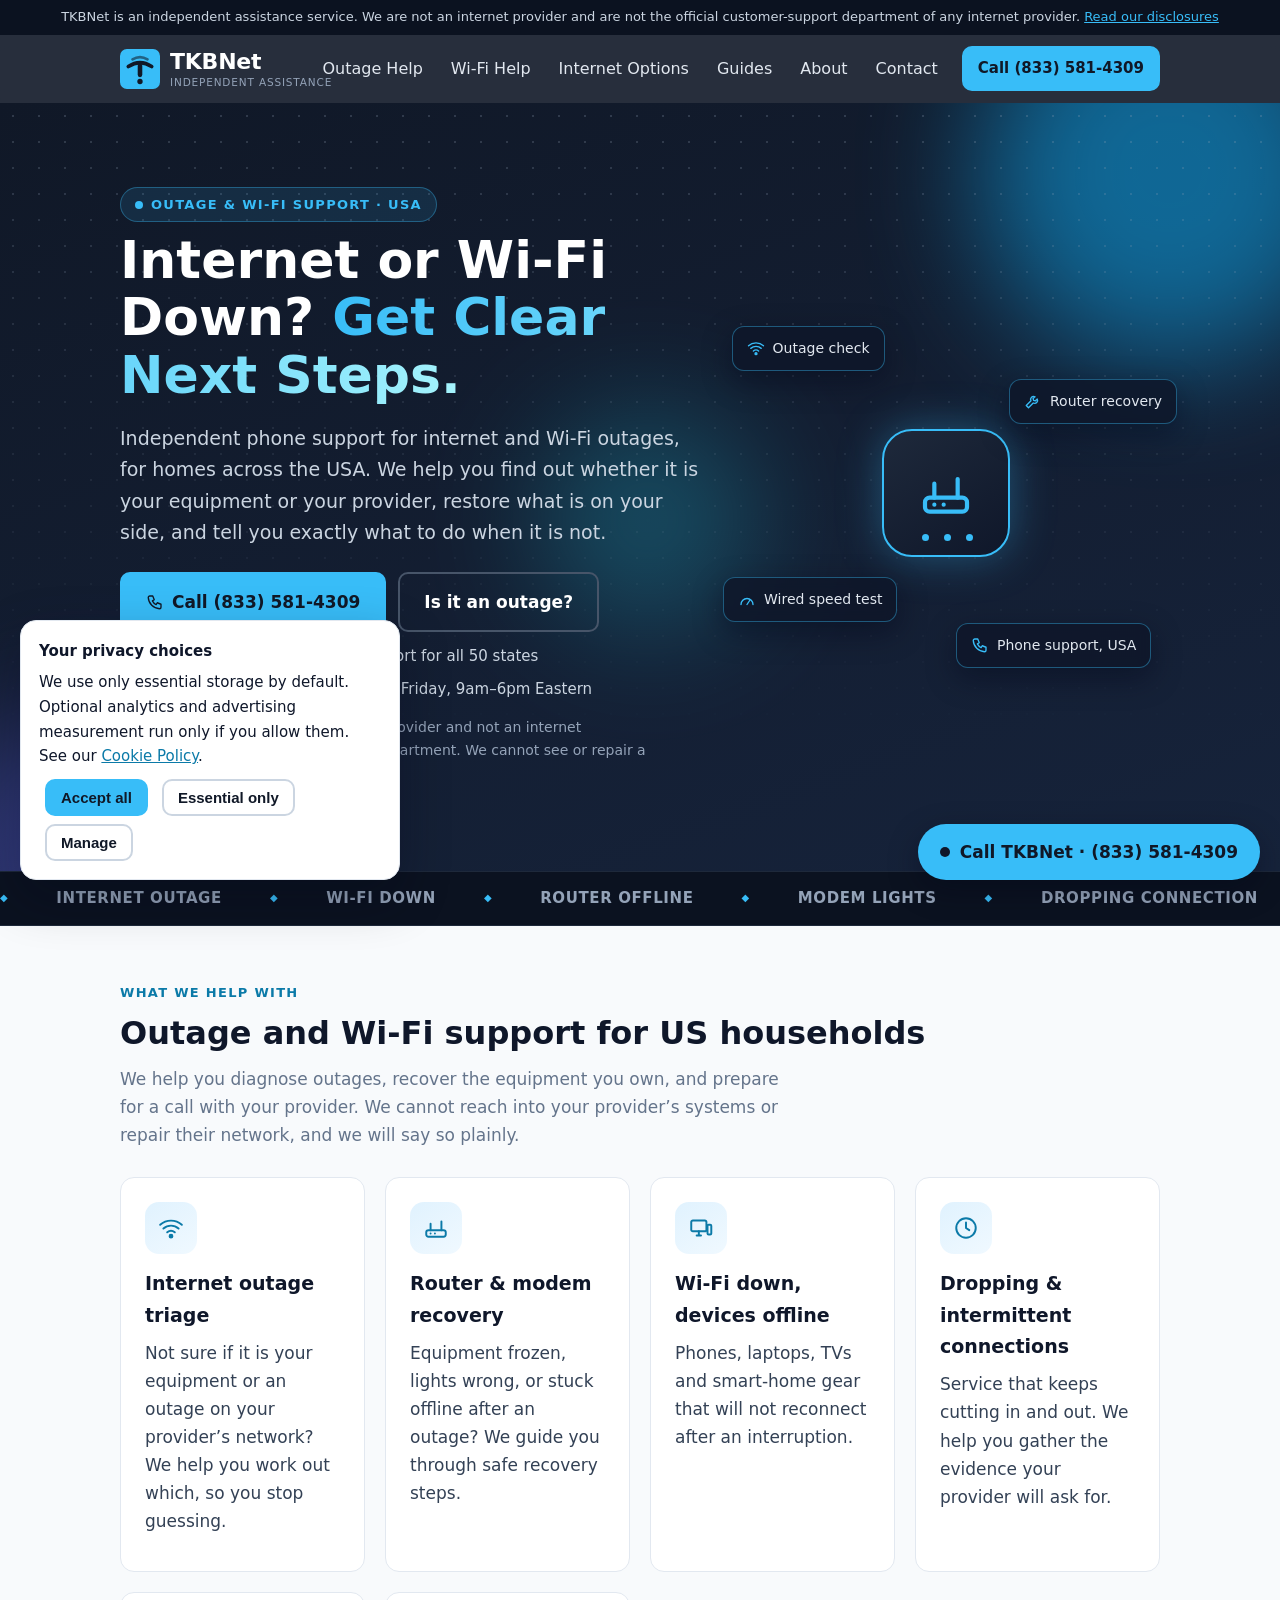
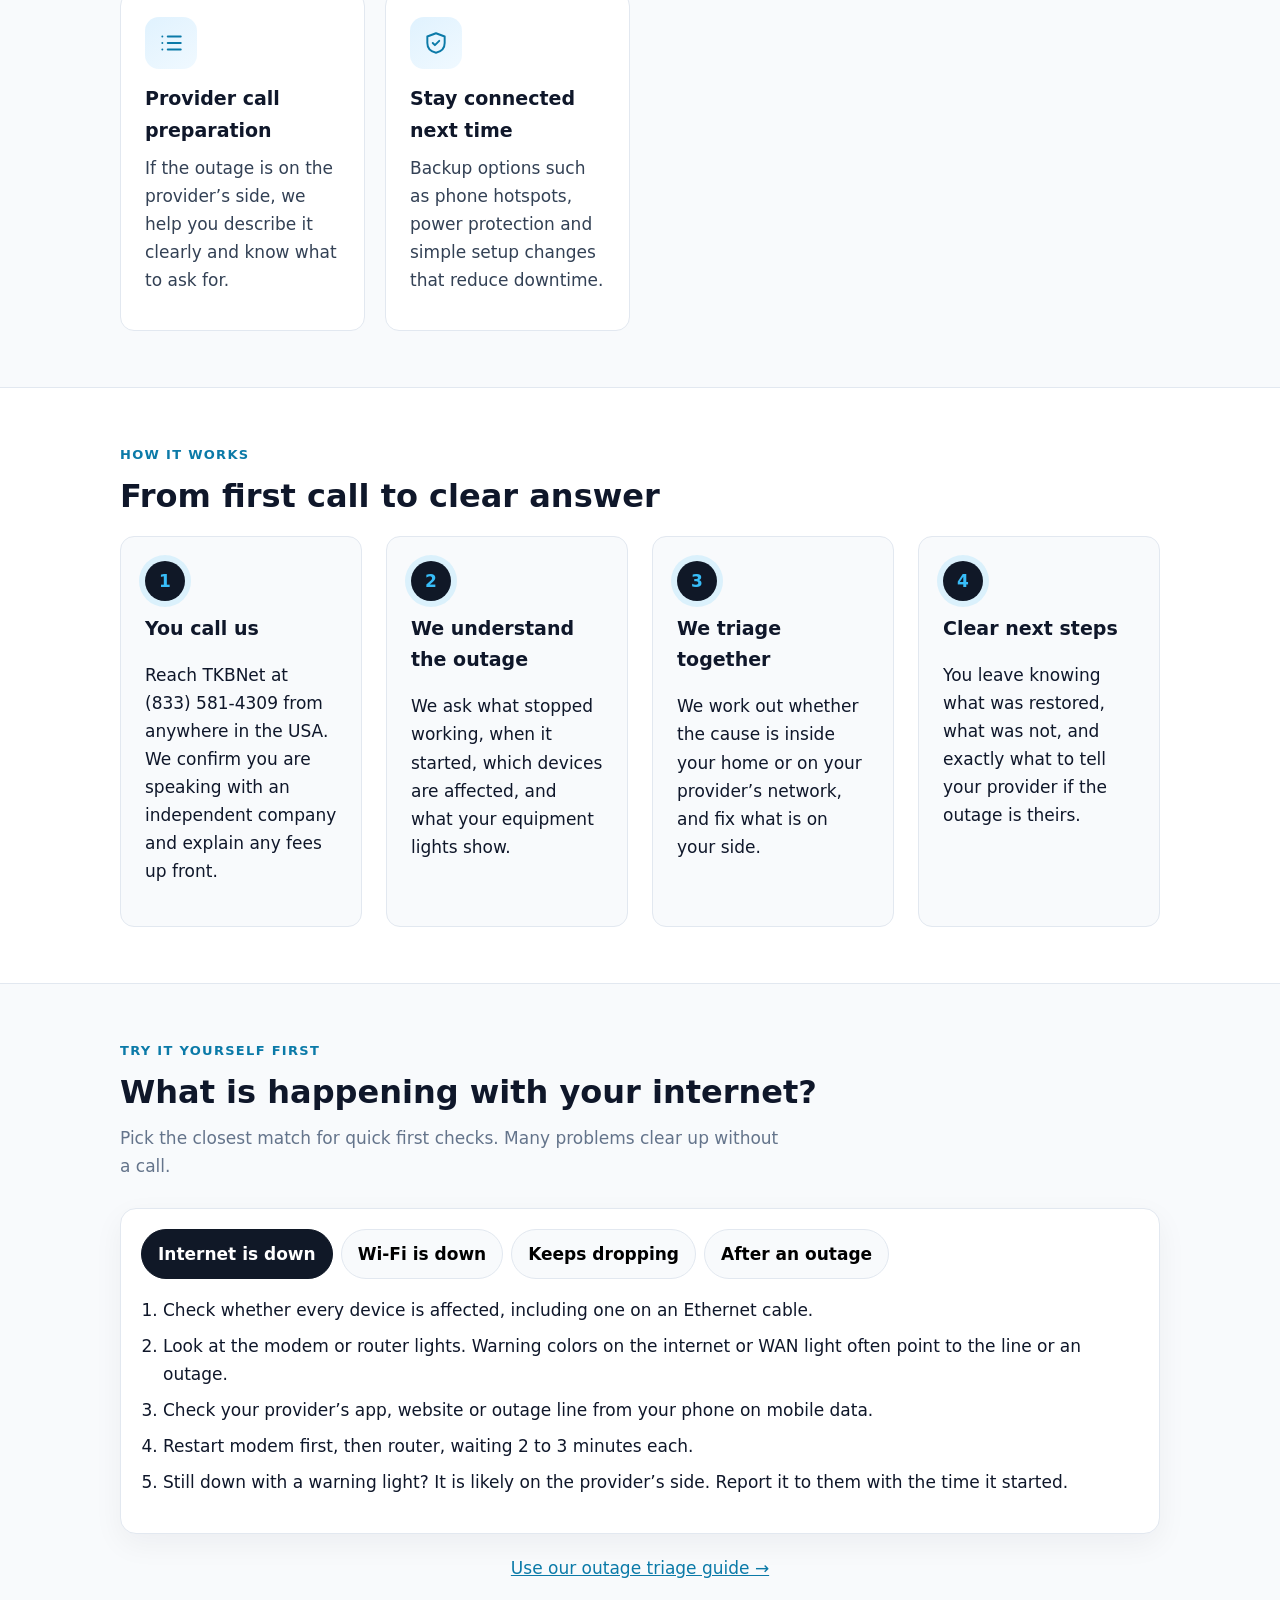
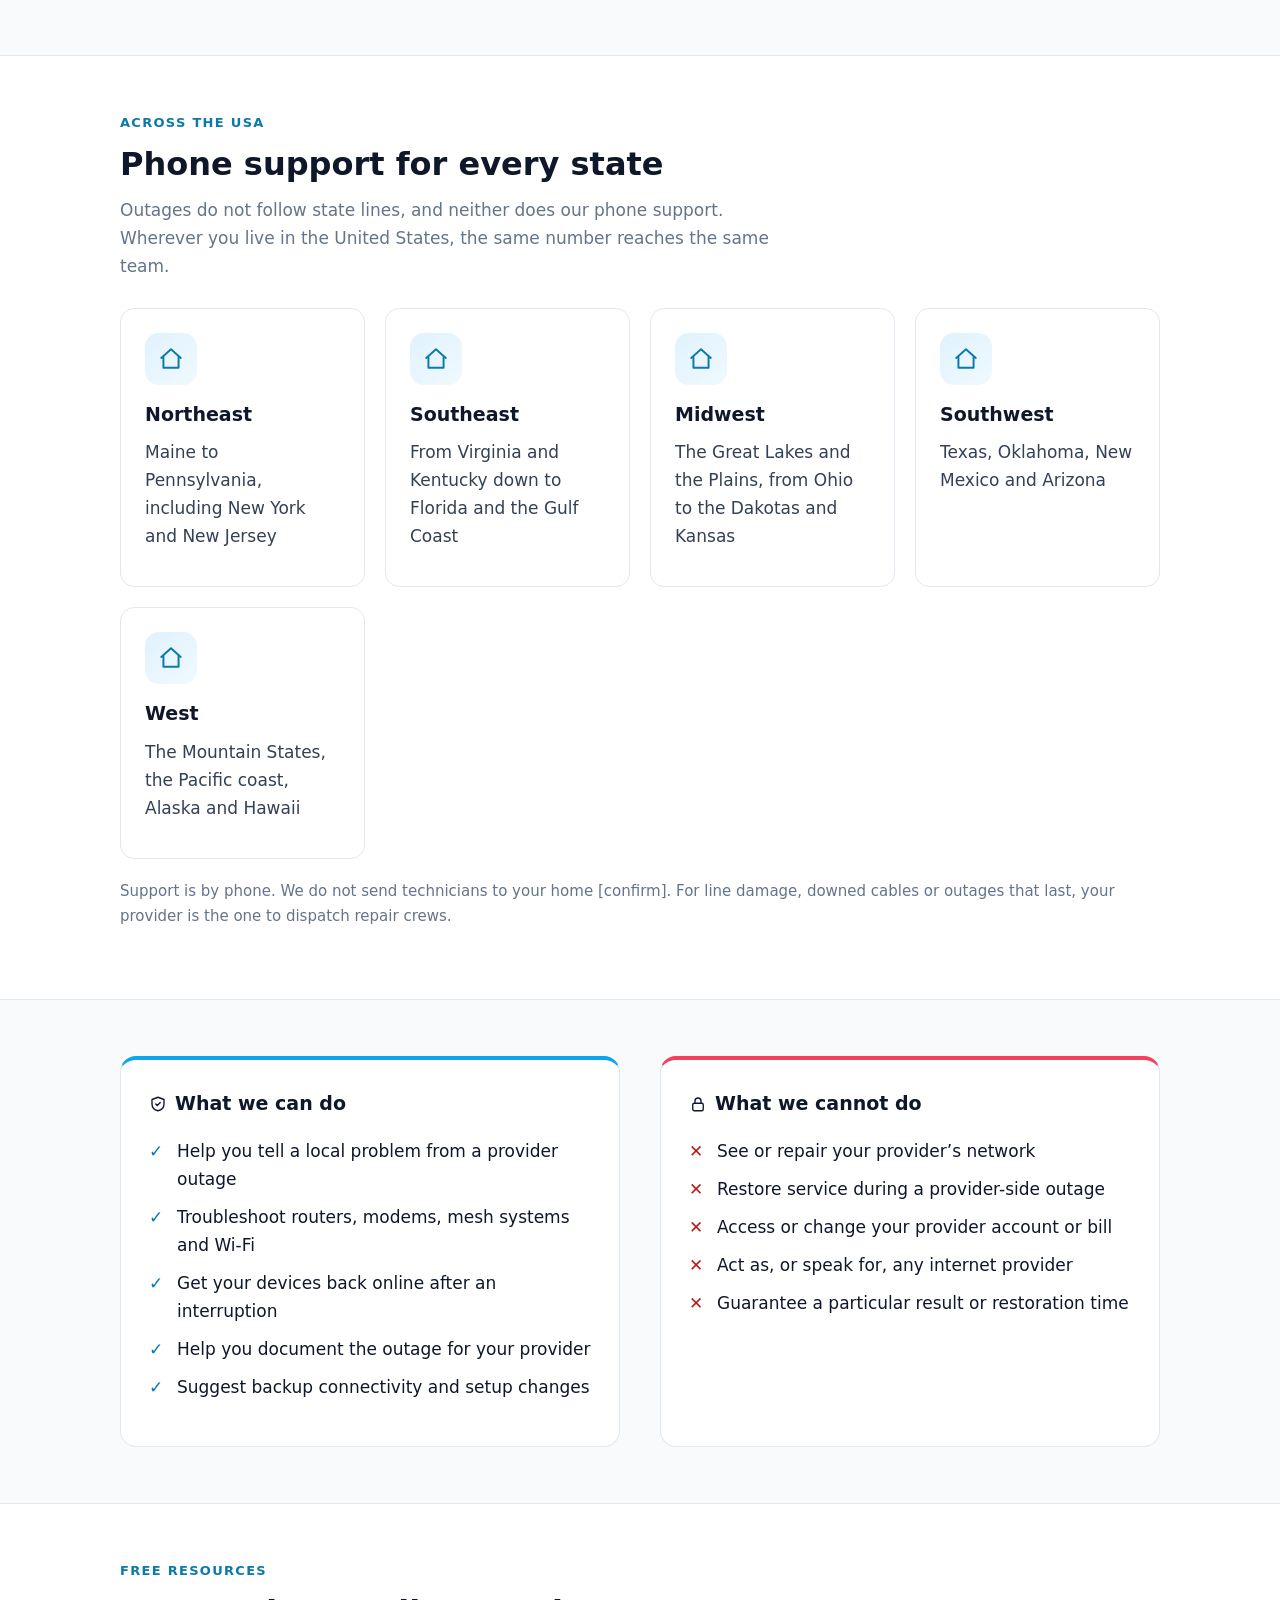
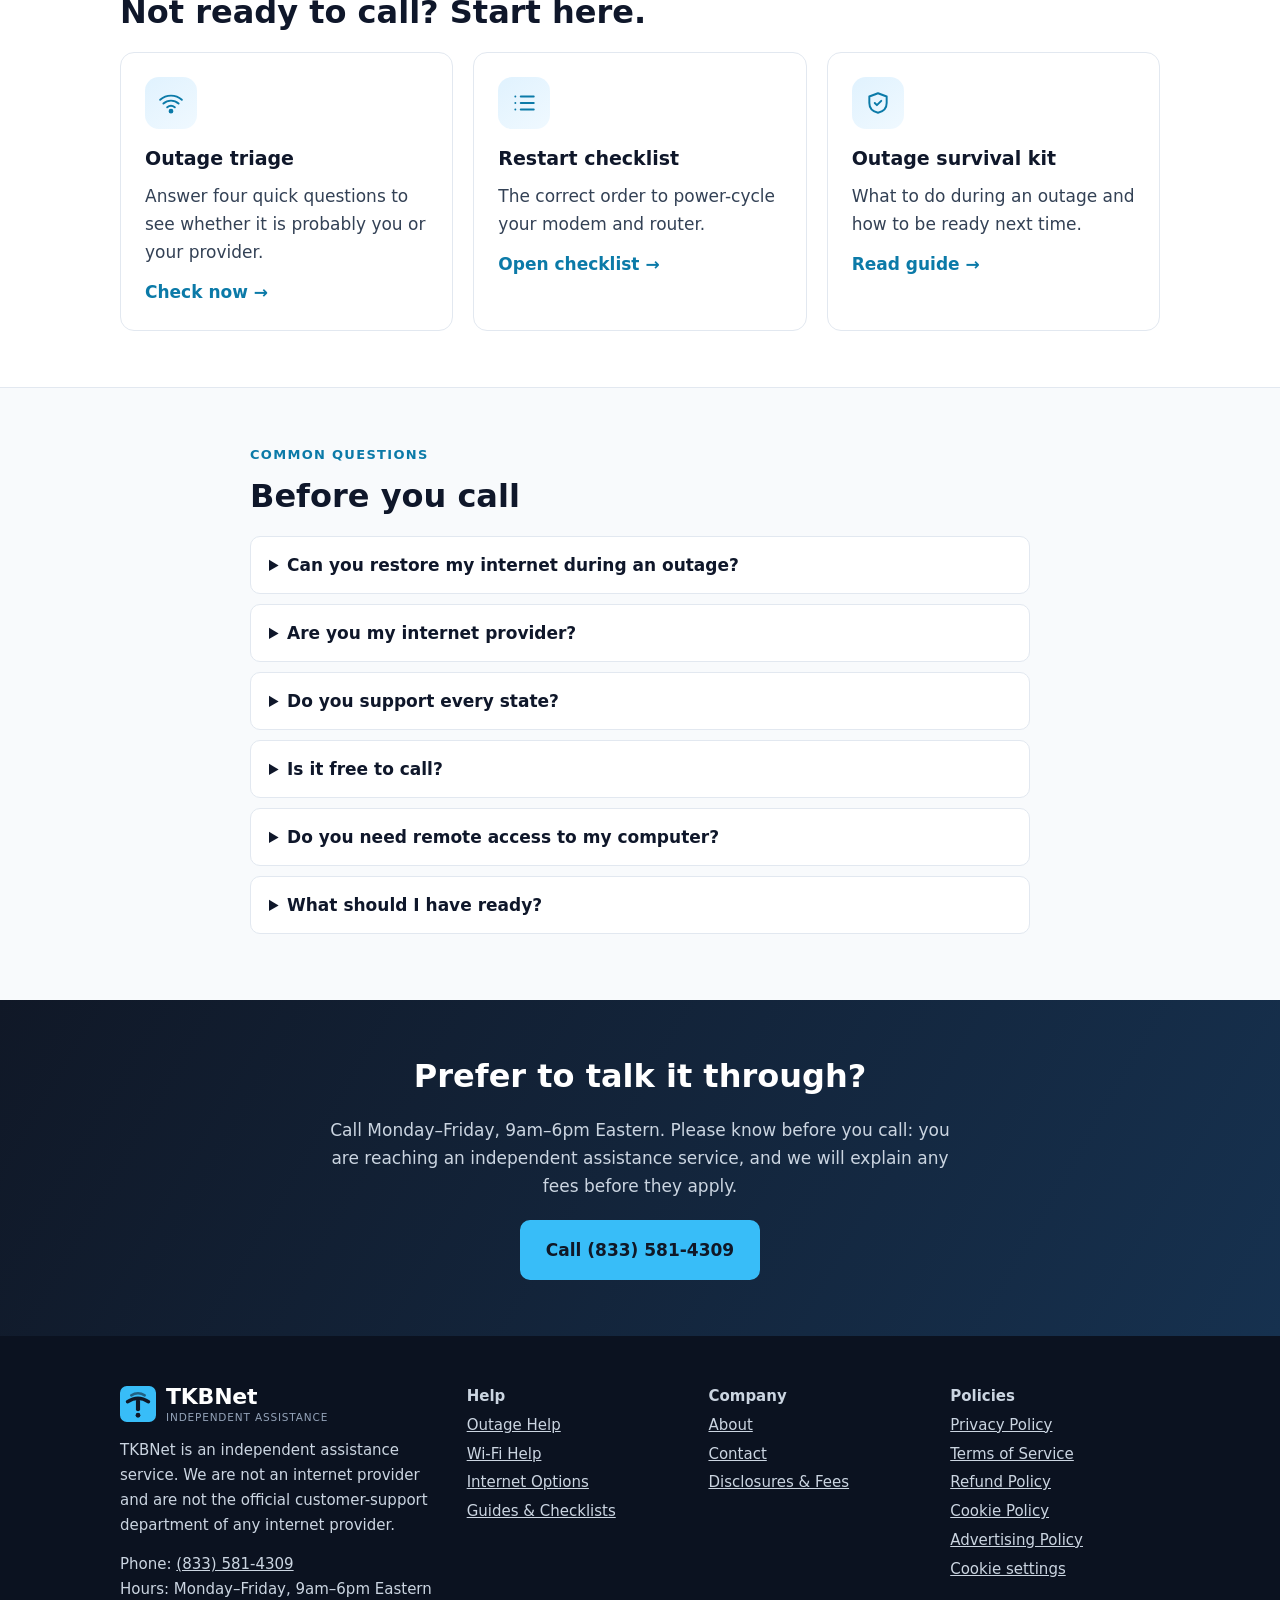
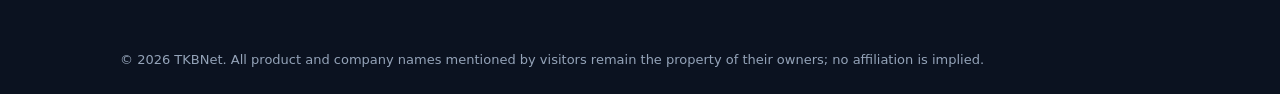
<file: index.html>
<!doctype html>
<html lang="en">
<head>
<meta charset="utf-8">
<meta name="viewport" content="width=device-width, initial-scale=1">
<title>Internet & Wi-Fi Outage Support Across the USA | TKBNet</title>
<meta name="description" content="Independent phone support for internet and Wi-Fi outages across the USA. Find out if it is your equipment or your provider, and get clear next steps.">
<meta name="robots" content="index,follow,max-image-preview:large,max-snippet:-1">
<link rel="canonical" href="https://tkbnet.support/">
<meta name="theme-color" content="#101827">
<meta name="format-detection" content="telephone=yes">
<meta property="og:site_name" content="TKBNet">
<meta property="og:locale" content="en_US">
<meta property="og:type" content="website">
<meta property="og:title" content="Internet & Wi-Fi Outage Support Across the USA | TKBNet">
<meta property="og:description" content="Independent phone support for internet and Wi-Fi outages across the USA. Find out if it is your equipment or your provider, and get clear next steps.">
<meta property="og:url" content="https://tkbnet.support/">
<meta property="og:image" content="https://tkbnet.support/assets/og-image.png">
<meta property="og:image:width" content="1200">
<meta property="og:image:height" content="630">
<meta property="og:image:alt" content="TKBNet: independent internet and Wi-Fi outage support across the USA">
<meta name="twitter:card" content="summary_large_image">
<meta name="twitter:title" content="Internet & Wi-Fi Outage Support Across the USA | TKBNet">
<meta name="twitter:description" content="Independent phone support for internet and Wi-Fi outages across the USA. Find out if it is your equipment or your provider, and get clear next steps.">
<meta name="twitter:image" content="https://tkbnet.support/assets/og-image.png">
<link rel="icon" href="/assets/favicon.svg" type="image/svg+xml">
<link rel="icon" href="/assets/icon-192.png" sizes="192x192" type="image/png">
<link rel="apple-touch-icon" href="/assets/apple-touch-icon.png">
<link rel="manifest" href="/manifest.webmanifest">
<script type="application/ld+json">{"@context": "https://schema.org", "@graph": [{"@type": "Organization", "@id": "https://tkbnet.support/#org", "name": "TKBNet", "url": "https://tkbnet.support/", "logo": "https://tkbnet.support/assets/logo-light.svg", "description": "Independent phone support for internet and Wi-Fi outages and home-network equipment across the United States.", "areaServed": "US", "contactPoint": [{"@type": "ContactPoint", "contactType": "customer support", "telephone": "+18335814309", "areaServed": "US", "availableLanguage": "English"}]}, {"@type": "WebSite", "@id": "https://tkbnet.support/#site", "url": "https://tkbnet.support/", "name": "TKBNet", "publisher": {"@id": "https://tkbnet.support/#org"}, "inLanguage": "en-US"}, {"@type": "WebPage", "@id": "https://tkbnet.support/#page", "url": "https://tkbnet.support/", "name": "Internet & Wi-Fi Outage Support Across the USA | TKBNet", "description": "Independent phone support for internet and Wi-Fi outages across the USA. Find out if it is your equipment or your provider, and get clear next steps.", "isPartOf": {"@id": "https://tkbnet.support/#site"}, "about": {"@id": "https://tkbnet.support/#org"}, "inLanguage": "en-US", "dateModified": "2026-10-28"}, {"@type": "FAQPage", "mainEntity": [{"@type": "Question", "name": "Can you restore my internet during an outage?", "acceptedAnswer": {"@type": "Answer", "text": "If the outage is on your provider’s network, only your provider can restore it. We can confirm whether it looks like an outage or a problem in your home, fix what is on your side, and help you report it clearly."}}, {"@type": "Question", "name": "Are you my internet provider?", "acceptedAnswer": {"@type": "Answer", "text": "No. TKBNet is an independent company. We are not an internet provider, are not affiliated with any provider, and are not an official provider support department."}}, {"@type": "Question", "name": "Do you support every state?", "acceptedAnswer": {"@type": "Answer", "text": "Yes. Our phone support is available to households anywhere in the United States."}}, {"@type": "Question", "name": "Is it free to call?", "acceptedAnswer": {"@type": "Answer", "text": "We explain any fees before they apply. Please read our Disclosures and Refund Policy."}}, {"@type": "Question", "name": "Do you need remote access to my computer?", "acceptedAnswer": {"@type": "Answer", "text": "Only if you agree, and only when it helps. You are asked for consent first and can end the session at any time."}}, {"@type": "Question", "name": "What should I have ready?", "acceptedAnswer": {"@type": "Answer", "text": "Your equipment nearby, when the problem started, which devices are affected, and a photo of the equipment lights. Never share passwords or full card numbers unless paying an agreed fee through a secure method."}}]}]}</script>
<script>document.documentElement.classList.add('js')</script>
<script>
window.dataLayer=window.dataLayer||[];function gtag(){dataLayer.push(arguments);}
gtag('consent','default',{ad_storage:'denied',ad_user_data:'denied',ad_personalization:'denied',analytics_storage:'denied',wait_for_update:500});
try{var _c=JSON.parse(localStorage.getItem('tkb-consent')||'null');if(_c){var _a=_c.advertising?'granted':'denied',_n=_c.analytics?'granted':'denied';gtag('consent','update',{ad_storage:_a,ad_user_data:_a,ad_personalization:_a,analytics_storage:_n});}}catch(e){}
gtag('js',new Date());gtag('config','AW-18492988888');
</script>
<script async src="https://www.googletagmanager.com/gtag/js?id=AW-18492988888"></script>
<link rel="stylesheet" href="/assets/style.css">
</head>
<body>
<a class="skip" href="#main">Skip to content</a>
<div class="banner" role="note">TKBNet is an independent assistance service. We are not an internet provider and are not the official customer-support department of any internet provider. <a href="/disclosures/">Read our disclosures</a></div>
<header class="site-header">
  <div class="wrap bar">
    <a class="logo" href="/" aria-label="TKBNet home"><svg class="mark" viewBox="0 0 48 48" aria-hidden="true" focusable="false"><rect width="48" height="48" rx="13" fill="#38BDF8"/><path d="M15 12.5Q24 7 33 12.5" fill="none" stroke="#101827" stroke-width="3.2" stroke-linecap="round" opacity=".55"/><path d="M10 21Q24 11.5 38 21" fill="none" stroke="#101827" stroke-width="4.5" stroke-linecap="round"/><path d="M24 20v11" stroke="#101827" stroke-width="5.5" stroke-linecap="round"/><circle cx="24" cy="39" r="3.2" fill="#101827"/></svg><span class="lt"><b>TKBNet</b><small>Independent Assistance</small></span></a>
    <button class="menu-btn" aria-expanded="false" aria-controls="nav" aria-label="Toggle menu"><span class="bars" aria-hidden="true"><i></i><i></i><i></i></span><span class="mt">Menu</span></button>
    <nav id="nav" aria-label="Main"><a href="/internet-outage-help/">Outage Help</a><a href="/connectivity-help/">Wi-Fi Help</a><a href="/internet-options/">Internet Options</a><a href="/internet-guides/">Guides</a><a href="/about/">About</a><a href="/contact/">Contact</a><a class="btn btn-sm" href="tel:+18335814309">Call (833) 581-4309</a></nav>
  </div>
</header>
<main id="main">

<section class="hero"><span class="orb o1"></span><span class="orb o2"></span><span class="orb o3"></span><span class="dots"></span>
<div class="wrap hero-grid">
  <div class="hero-copy">
    <p class="eyebrow pill"><i></i> Outage &amp; Wi-Fi support &middot; USA</p>
    <h1>Internet or Wi-Fi Down? <span class="grad">Get Clear Next Steps.</span></h1>
    <p class="lead">Independent phone support for internet and Wi-Fi outages, for homes across the USA. We help you find out whether it is your equipment or your provider, restore what is on your side, and tell you exactly what to do when it is not.</p>
    <p class="cta-row"><a class="btn pulse" href="tel:+18335814309"><svg class="ic sm" viewBox="0 0 24 24" fill="none" stroke="currentColor" stroke-width="1.8" stroke-linecap="round" stroke-linejoin="round" aria-hidden="true"><path d="M5 4h4l2 5-2.5 1.5a11 11 0 0 0 5 5L15 13l5 2v4a2 2 0 0 1-2 2A16 16 0 0 1 3 6a2 2 0 0 1 2-2z"/></svg> Call (833) 581-4309</a> <a class="btn btn-ghost" href="/internet-outage-help/">Is it an outage?</a></p>
    <ul class="trust"><li><svg class="ic sm" viewBox="0 0 24 24" fill="none" stroke="currentColor" stroke-width="1.8" stroke-linecap="round" stroke-linejoin="round" aria-hidden="true"><path d="M12 3l8 3v6c0 5-3.5 8-8 9-4.5-1-8-4-8-9V6z"/><path d="M9 12l2 2 4-4"/></svg> Independent company</li><li><svg class="ic sm" viewBox="0 0 24 24" fill="none" stroke="currentColor" stroke-width="1.8" stroke-linecap="round" stroke-linejoin="round" aria-hidden="true"><path d="M3 11l9-8 9 8"/><path d="M5 10v10h14V10"/></svg> Support for all 50 states</li><li><svg class="ic sm" viewBox="0 0 24 24" fill="none" stroke="currentColor" stroke-width="1.8" stroke-linecap="round" stroke-linejoin="round" aria-hidden="true"><rect x="3" y="6" width="18" height="12" rx="2"/><circle cx="12" cy="12" r="2.5"/></svg> Fees explained first</li><li><svg class="ic sm" viewBox="0 0 24 24" fill="none" stroke="currentColor" stroke-width="1.8" stroke-linecap="round" stroke-linejoin="round" aria-hidden="true"><circle cx="12" cy="12" r="9"/><path d="M12 7v5l3 2"/></svg> Monday–Friday, 9am–6pm Eastern</li></ul>
    <p class="note">Independent service. Not an internet provider and not an internet provider&rsquo;s official customer-support department. We cannot see or repair a provider&rsquo;s network.</p>
  </div>
  <div class="scene" aria-hidden="true">
    <div class="ring r1"></div><div class="ring r2"></div><div class="ring r3"></div>
    <div class="device"><svg class="ic xl" viewBox="0 0 24 24" fill="none" stroke="currentColor" stroke-width="1.8" stroke-linecap="round" stroke-linejoin="round" aria-hidden="true"><rect x="3" y="14" width="18" height="6" rx="2"/><path d="M7 14V8M17 14V6M7 17h.01M11 17h.01"/></svg><span class="led l1"></span><span class="led l2"></span><span class="led l3"></span></div>
    <div class="chip c1"><svg class="ic sm" viewBox="0 0 24 24" fill="none" stroke="currentColor" stroke-width="1.8" stroke-linecap="round" stroke-linejoin="round" aria-hidden="true"><path d="M2 9a15 15 0 0 1 20 0M5 12.5a10.5 10.5 0 0 1 14 0M8.5 16a5.5 5.5 0 0 1 7 0"/><circle cx="12" cy="19.5" r="1.3" fill="currentColor"/></svg> Outage check</div>
    <div class="chip c2"><svg class="ic sm" viewBox="0 0 24 24" fill="none" stroke="currentColor" stroke-width="1.8" stroke-linecap="round" stroke-linejoin="round" aria-hidden="true"><path d="M14.7 6.3a4 4 0 0 0-5.4 5.4L3 18l3 3 6.3-6.3a4 4 0 0 0 5.4-5.4l-2.4 2.4-2.6-.6-.6-2.6z"/></svg> Router recovery</div>
    <div class="chip c3"><svg class="ic sm" viewBox="0 0 24 24" fill="none" stroke="currentColor" stroke-width="1.8" stroke-linecap="round" stroke-linejoin="round" aria-hidden="true"><path d="M4 18a8 8 0 1 1 16 0"/><path d="M12 18l4-6"/></svg> Wired speed test</div>
    <div class="chip c4"><svg class="ic sm" viewBox="0 0 24 24" fill="none" stroke="currentColor" stroke-width="1.8" stroke-linecap="round" stroke-linejoin="round" aria-hidden="true"><path d="M5 4h4l2 5-2.5 1.5a11 11 0 0 0 5 5L15 13l5 2v4a2 2 0 0 1-2 2A16 16 0 0 1 3 6a2 2 0 0 1 2-2z"/></svg> Phone support, USA</div>
  </div>
</div></section>

<div class="marquee" aria-hidden="true"><div class="track"><span>Internet outage</span><span>Wi-Fi down</span><span>Router offline</span><span>Modem lights</span><span>Dropping connection</span><span>Devices will not reconnect</span><span>Slow after outage</span><span>Nationwide phone support</span><span>Internet outage</span><span>Wi-Fi down</span><span>Router offline</span><span>Modem lights</span><span>Dropping connection</span><span>Devices will not reconnect</span><span>Slow after outage</span><span>Nationwide phone support</span></div></div>

<section class="section"><div class="wrap">
  <div class="reveal " style="--d:0ms"><p class="eyebrow dark">What we help with</p><h2>Outage and Wi-Fi support for US households</h2><p class="sub">We help you diagnose outages, recover the equipment you own, and prepare for a call with your provider. We cannot reach into your provider&rsquo;s systems or repair their network, and we will say so plainly.</p></div>
  <div class="cards">
    <article class="reveal card tilt" style="--d:0ms"><span class="icon-badge"><svg class="ic" viewBox="0 0 24 24" fill="none" stroke="currentColor" stroke-width="1.8" stroke-linecap="round" stroke-linejoin="round" aria-hidden="true"><path d="M2 9a15 15 0 0 1 20 0M5 12.5a10.5 10.5 0 0 1 14 0M8.5 16a5.5 5.5 0 0 1 7 0"/><circle cx="12" cy="19.5" r="1.3" fill="currentColor"/></svg></span><h3>Internet outage triage</h3><p>Not sure if it is your equipment or an outage on your provider&rsquo;s network? We help you work out which, so you stop guessing.</p></article><article class="reveal card tilt" style="--d:70ms"><span class="icon-badge"><svg class="ic" viewBox="0 0 24 24" fill="none" stroke="currentColor" stroke-width="1.8" stroke-linecap="round" stroke-linejoin="round" aria-hidden="true"><rect x="3" y="14" width="18" height="6" rx="2"/><path d="M7 14V8M17 14V6M7 17h.01M11 17h.01"/></svg></span><h3>Router &amp; modem recovery</h3><p>Equipment frozen, lights wrong, or stuck offline after an outage? We guide you through safe recovery steps.</p></article><article class="reveal card tilt" style="--d:140ms"><span class="icon-badge"><svg class="ic" viewBox="0 0 24 24" fill="none" stroke="currentColor" stroke-width="1.8" stroke-linecap="round" stroke-linejoin="round" aria-hidden="true"><rect x="3" y="5" width="14" height="10" rx="1.5"/><path d="M8 19h4M10 15v4"/><rect x="18" y="9" width="3.5" height="9" rx="1"/></svg></span><h3>Wi-Fi down, devices offline</h3><p>Phones, laptops, TVs and smart-home gear that will not reconnect after an interruption.</p></article><article class="reveal card tilt" style="--d:210ms"><span class="icon-badge"><svg class="ic" viewBox="0 0 24 24" fill="none" stroke="currentColor" stroke-width="1.8" stroke-linecap="round" stroke-linejoin="round" aria-hidden="true"><circle cx="12" cy="12" r="9"/><path d="M12 7v5l3 2"/></svg></span><h3>Dropping &amp; intermittent connections</h3><p>Service that keeps cutting in and out. We help you gather the evidence your provider will ask for.</p></article><article class="reveal card tilt" style="--d:280ms"><span class="icon-badge"><svg class="ic" viewBox="0 0 24 24" fill="none" stroke="currentColor" stroke-width="1.8" stroke-linecap="round" stroke-linejoin="round" aria-hidden="true"><path d="M9 6h12M9 12h12M9 18h12M4 6h.01M4 12h.01M4 18h.01"/></svg></span><h3>Provider call preparation</h3><p>If the outage is on the provider&rsquo;s side, we help you describe it clearly and know what to ask for.</p></article><article class="reveal card tilt" style="--d:350ms"><span class="icon-badge"><svg class="ic" viewBox="0 0 24 24" fill="none" stroke="currentColor" stroke-width="1.8" stroke-linecap="round" stroke-linejoin="round" aria-hidden="true"><path d="M12 3l8 3v6c0 5-3.5 8-8 9-4.5-1-8-4-8-9V6z"/><path d="M9 12l2 2 4-4"/></svg></span><h3>Stay connected next time</h3><p>Backup options such as phone hotspots, power protection and simple setup changes that reduce downtime.</p></article>
  </div>
</div></section>

<section class="section alt"><div class="wrap">
  <div class="reveal " style="--d:0ms"><p class="eyebrow dark">How it works</p><h2>From first call to clear answer</h2></div>
  <ol class="timeline">
    <li class="reveal " style="--d:0ms"><span class="num">1</span><h3>You call us</h3><p>Reach TKBNet at (833) 581-4309 from anywhere in the USA. We confirm you are speaking with an independent company and explain any fees up front.</p></li><li class="reveal " style="--d:90ms"><span class="num">2</span><h3>We understand the outage</h3><p>We ask what stopped working, when it started, which devices are affected, and what your equipment lights show.</p></li><li class="reveal " style="--d:180ms"><span class="num">3</span><h3>We triage together</h3><p>We work out whether the cause is inside your home or on your provider&rsquo;s network, and fix what is on your side.</p></li><li class="reveal " style="--d:270ms"><span class="num">4</span><h3>Clear next steps</h3><p>You leave knowing what was restored, what was not, and exactly what to tell your provider if the outage is theirs.</p></li>
  </ol>
</div></section>

<section class="section"><div class="wrap">
  <div class="reveal " style="--d:0ms"><p class="eyebrow dark">Try it yourself first</p><h2>What is happening with your internet?</h2><p class="sub">Pick the closest match for quick first checks. Many problems clear up without a call.</p></div>
  <div class="reveal tabbox" style="--d:100ms"><div class="tabs" role="tablist"><button role="tab" aria-selected="true" data-tab="down">Internet is down</button><button role="tab" aria-selected="false" data-tab="nowifi">Wi-Fi is down</button><button role="tab" aria-selected="false" data-tab="drop">Keeps dropping</button><button role="tab" aria-selected="false" data-tab="after">After an outage</button></div><div class="panel on" data-panel="down"><ol class="steps-list"><li>Check whether every device is affected, including one on an Ethernet cable.</li><li>Look at the modem or router lights. Warning colors on the internet or WAN light often point to the line or an outage.</li><li>Check your provider&rsquo;s app, website or outage line from your phone on mobile data.</li><li>Restart modem first, then router, waiting 2 to 3 minutes each.</li><li>Still down with a warning light? It is likely on the provider&rsquo;s side. Report it to them with the time it started.</li></ol></div><div class="panel" data-panel="nowifi"><ol class="steps-list"><li>Check the router has power and its Wi-Fi light is on.</li><li>Try a cable from the router to a laptop. Works by cable: it is a Wi-Fi problem, not an outage.</li><li>Restart the router and wait 2 minutes.</li><li>Forget the network on one device and rejoin it.</li><li>Check for a router firmware update once you are back online.</li></ol></div><div class="panel" data-panel="drop"><ol class="steps-list"><li>Note times of each drop, since providers will ask.</li><li>Reseat every cable and look for damage.</li><li>Make sure equipment is not overheating: keep it open and ventilated.</li><li>Test by Ethernet to separate Wi-Fi drops from line drops.</li><li>Drops by cable too? Report them to your provider with your notes.</li></ol></div><div class="panel" data-panel="after"><ol class="steps-list"><li>Restart modem first, then router, so they reconnect cleanly.</li><li>Wait 5 minutes before judging speed.</li><li>Reconnect devices that are stuck: toggle Wi-Fi off and on, or restart them.</li><li>Smart-home gear may need the app to re-link.</li><li>Run a wired speed test and compare with your plan.</li></ol></div></div>
  <p class="center-link"><a href="/internet-outage-help/">Use our outage triage guide &rarr;</a></p>
</div></section>

<section class="section alt"><div class="wrap">
  <div class="reveal " style="--d:0ms"><p class="eyebrow dark">Across the USA</p><h2>Phone support for every state</h2><p class="sub">Outages do not follow state lines, and neither does our phone support. Wherever you live in the United States, the same number reaches the same team.</p></div>
  <div class="cards">
    <article class="reveal card tilt" style="--d:0ms"><span class="icon-badge"><svg class="ic" viewBox="0 0 24 24" fill="none" stroke="currentColor" stroke-width="1.8" stroke-linecap="round" stroke-linejoin="round" aria-hidden="true"><path d="M3 11l9-8 9 8"/><path d="M5 10v10h14V10"/></svg></span><h3>Northeast</h3><p>Maine to Pennsylvania, including New York and New Jersey</p></article><article class="reveal card tilt" style="--d:70ms"><span class="icon-badge"><svg class="ic" viewBox="0 0 24 24" fill="none" stroke="currentColor" stroke-width="1.8" stroke-linecap="round" stroke-linejoin="round" aria-hidden="true"><path d="M3 11l9-8 9 8"/><path d="M5 10v10h14V10"/></svg></span><h3>Southeast</h3><p>From Virginia and Kentucky down to Florida and the Gulf Coast</p></article><article class="reveal card tilt" style="--d:140ms"><span class="icon-badge"><svg class="ic" viewBox="0 0 24 24" fill="none" stroke="currentColor" stroke-width="1.8" stroke-linecap="round" stroke-linejoin="round" aria-hidden="true"><path d="M3 11l9-8 9 8"/><path d="M5 10v10h14V10"/></svg></span><h3>Midwest</h3><p>The Great Lakes and the Plains, from Ohio to the Dakotas and Kansas</p></article><article class="reveal card tilt" style="--d:210ms"><span class="icon-badge"><svg class="ic" viewBox="0 0 24 24" fill="none" stroke="currentColor" stroke-width="1.8" stroke-linecap="round" stroke-linejoin="round" aria-hidden="true"><path d="M3 11l9-8 9 8"/><path d="M5 10v10h14V10"/></svg></span><h3>Southwest</h3><p>Texas, Oklahoma, New Mexico and Arizona</p></article><article class="reveal card tilt" style="--d:280ms"><span class="icon-badge"><svg class="ic" viewBox="0 0 24 24" fill="none" stroke="currentColor" stroke-width="1.8" stroke-linecap="round" stroke-linejoin="round" aria-hidden="true"><path d="M3 11l9-8 9 8"/><path d="M5 10v10h14V10"/></svg></span><h3>West</h3><p>The Mountain States, the Pacific coast, Alaska and Hawaii</p></article>
  </div>
  <div class="reveal " style="--d:0ms"><p class="muted" style="margin-top:20px">Support is by phone. We do not send technicians to your home [confirm]. For line damage, downed cables or outages that last, your provider is the one to dispatch repair crews.</p></div>
</div></section>

<section class="section"><div class="wrap two">
  <div class="reveal " style="--d:0ms"><div class="split-card good"><h3><svg class="ic sm" viewBox="0 0 24 24" fill="none" stroke="currentColor" stroke-width="1.8" stroke-linecap="round" stroke-linejoin="round" aria-hidden="true"><path d="M12 3l8 3v6c0 5-3.5 8-8 9-4.5-1-8-4-8-9V6z"/><path d="M9 12l2 2 4-4"/></svg> What we can do</h3><ul class="ticks"><li>Help you tell a local problem from a provider outage</li><li>Troubleshoot routers, modems, mesh systems and Wi-Fi</li><li>Get your devices back online after an interruption</li><li>Help you document the outage for your provider</li><li>Suggest backup connectivity and setup changes</li></ul></div></div>
  <div class="reveal " style="--d:120ms"><div class="split-card bad"><h3><svg class="ic sm" viewBox="0 0 24 24" fill="none" stroke="currentColor" stroke-width="1.8" stroke-linecap="round" stroke-linejoin="round" aria-hidden="true"><rect x="5" y="11" width="14" height="10" rx="2"/><path d="M8 11V8a4 4 0 0 1 8 0v3"/></svg> What we cannot do</h3><ul class="cross"><li>See or repair your provider&rsquo;s network</li><li>Restore service during a provider-side outage</li><li>Access or change your provider account or bill</li><li>Act as, or speak for, any internet provider</li><li>Guarantee a particular result or restoration time</li></ul></div></div>
</div></section>

<section class="section alt"><div class="wrap">
  <div class="reveal " style="--d:0ms"><p class="eyebrow dark">Free resources</p><h2>Not ready to call? Start here.</h2></div>
  <div class="cards three">
    <a href="/internet-outage-help/#triage" class="reveal card link tilt" style="--d:0ms"><span class="icon-badge"><svg class="ic" viewBox="0 0 24 24" fill="none" stroke="currentColor" stroke-width="1.8" stroke-linecap="round" stroke-linejoin="round" aria-hidden="true"><path d="M2 9a15 15 0 0 1 20 0M5 12.5a10.5 10.5 0 0 1 14 0M8.5 16a5.5 5.5 0 0 1 7 0"/><circle cx="12" cy="19.5" r="1.3" fill="currentColor"/></svg></span><h3>Outage triage</h3><p>Answer four quick questions to see whether it is probably you or your provider.</p><span class="more">Check now &rarr;</span></a>
    <a href="/internet-guides/#restart" class="reveal card link tilt" style="--d:90ms"><span class="icon-badge"><svg class="ic" viewBox="0 0 24 24" fill="none" stroke="currentColor" stroke-width="1.8" stroke-linecap="round" stroke-linejoin="round" aria-hidden="true"><path d="M9 6h12M9 12h12M9 18h12M4 6h.01M4 12h.01M4 18h.01"/></svg></span><h3>Restart checklist</h3><p>The correct order to power-cycle your modem and router.</p><span class="more">Open checklist &rarr;</span></a>
    <a href="/internet-outage-help/#during" class="reveal card link tilt" style="--d:180ms"><span class="icon-badge"><svg class="ic" viewBox="0 0 24 24" fill="none" stroke="currentColor" stroke-width="1.8" stroke-linecap="round" stroke-linejoin="round" aria-hidden="true"><path d="M12 3l8 3v6c0 5-3.5 8-8 9-4.5-1-8-4-8-9V6z"/><path d="M9 12l2 2 4-4"/></svg></span><h3>Outage survival kit</h3><p>What to do during an outage and how to be ready next time.</p><span class="more">Read guide &rarr;</span></a>
  </div>
</div></section>

<section class="section"><div class="wrap narrow">
  <div class="reveal " style="--d:0ms"><p class="eyebrow dark">Common questions</p><h2>Before you call</h2></div>
  <details class='reveal'><summary>Can you restore my internet during an outage?</summary><p>If the outage is on your provider&rsquo;s network, only your provider can restore it. We can confirm whether it looks like an outage or a problem in your home, fix what is on your side, and help you report it clearly.</p></details><details class='reveal'><summary>Are you my internet provider?</summary><p>No. TKBNet is an independent company. We are not an internet provider, are not affiliated with any provider, and are not an official provider support department.</p></details><details class='reveal'><summary>Do you support every state?</summary><p>Yes. Our phone support is available to households anywhere in the United States.</p></details><details class='reveal'><summary>Is it free to call?</summary><p>We explain any fees before they apply. Please read our <a href='/disclosures/'>Disclosures</a> and <a href='/refund-policy/'>Refund Policy</a>.</p></details><details class='reveal'><summary>Do you need remote access to my computer?</summary><p>Only if you agree, and only when it helps. You are asked for consent first and can end the session at any time.</p></details><details class='reveal'><summary>What should I have ready?</summary><p>Your equipment nearby, when the problem started, which devices are affected, and a photo of the equipment lights. Never share passwords or full card numbers unless paying an agreed fee through a secure method.</p></details>
</div></section>
<section class="band"><div class="wrap center">
<h2>Prefer to talk it through?</h2>
<p>Call Monday–Friday, 9am–6pm Eastern. Please know before you call: you are reaching an independent assistance service, and we will explain any fees before they apply.</p>
<a class="btn" href="tel:+18335814309">Call (833) 581-4309</a>
</div></section>

</main>
<footer class="site-footer">
  <div class="wrap cols">
    <div>
      <a class="logo foot-logo" href="/" aria-label="TKBNet home"><svg class="mark" viewBox="0 0 48 48" aria-hidden="true" focusable="false"><rect width="48" height="48" rx="13" fill="#38BDF8"/><path d="M15 12.5Q24 7 33 12.5" fill="none" stroke="#101827" stroke-width="3.2" stroke-linecap="round" opacity=".55"/><path d="M10 21Q24 11.5 38 21" fill="none" stroke="#101827" stroke-width="4.5" stroke-linecap="round"/><path d="M24 20v11" stroke="#101827" stroke-width="5.5" stroke-linecap="round"/><circle cx="24" cy="39" r="3.2" fill="#101827"/></svg><span class="lt"><b>TKBNet</b><small>Independent Assistance</small></span></a>
      <p>TKBNet is an independent assistance service. We are not an internet provider and are not the official customer-support department of any internet provider.</p>
      <p>Phone: <a href="tel:+18335814309">(833) 581-4309</a><br>Hours: Monday–Friday, 9am–6pm Eastern</p>
    </div>
    <div>
      <strong>Help</strong>
      <a href="/internet-outage-help/">Outage Help</a>
      <a href="/connectivity-help/">Wi-Fi Help</a>
      <a href="/internet-options/">Internet Options</a>
      <a href="/internet-guides/">Guides &amp; Checklists</a>
    </div>
    <div>
      <strong>Company</strong>
      <a href="/about/">About</a>
      <a href="/contact/">Contact</a>
      <a href="/disclosures/">Disclosures &amp; Fees</a>
    </div>
    <div>
      <strong>Policies</strong>
      <a href="/privacy/">Privacy Policy</a>
      <a href="/terms/">Terms of Service</a>
      <a href="/refund-policy/">Refund Policy</a>
      <a href="/cookie-policy/">Cookie Policy</a>
      <a href="/advertising-policy/">Advertising Policy</a>
      <a href="#" data-cookie-settings>Cookie settings</a>
    </div>
  </div>
  <div class="wrap fine">&copy; 2026 TKBNet. All product and company names mentioned by visitors remain the property of their owners; no affiliation is implied.</div>
</footer>
<a class="call-bar" href="tel:+18335814309"><span class="ring" aria-hidden="true"></span>Call TKBNet &middot; (833) 581-4309</a>
<div class="popup" id="popup" hidden>
  <div class="pop-card" role="dialog" aria-modal="true" aria-labelledby="pop-t" aria-describedby="pop-d">
    <button class="pop-x" type="button" aria-label="Close">&times;</button>
    <div class="pop-art" aria-hidden="true"><svg class="mark" viewBox="0 0 48 48" aria-hidden="true" focusable="false"><rect width="48" height="48" rx="13" fill="#38BDF8"/><path d="M15 12.5Q24 7 33 12.5" fill="none" stroke="#101827" stroke-width="3.2" stroke-linecap="round" opacity=".55"/><path d="M10 21Q24 11.5 38 21" fill="none" stroke="#101827" stroke-width="4.5" stroke-linecap="round"/><path d="M24 20v11" stroke="#101827" stroke-width="5.5" stroke-linecap="round"/><circle cx="24" cy="39" r="3.2" fill="#101827"/></svg></div>
    <p class="eyebrow dark">Independent outage support</p>
    <h2 id="pop-t">Internet or Wi-Fi down right now?</h2>
    <p id="pop-d">Talk to a TKBNet technician anywhere in the USA. We help you tell an outage from an equipment problem and tell you what to do next. Fees are explained first, and you can hang up at no charge before agreeing to anything.</p>
    <a class="btn pulse" href="tel:+18335814309">Call (833) 581-4309</a>
    <a class="pop-alt" href="/internet-outage-help/">Try our free outage triage first</a>
    <small>TKBNet is an independent assistance service. We are not an internet provider and are not the official customer-support department of any internet provider.</small>
  </div>
</div>
<div class="cookie" id="cookie" role="dialog" aria-label="Cookie preferences" hidden>
  <strong>Your privacy choices</strong>
  <p>We use only essential storage by default. Optional analytics and advertising measurement run only if you allow them. See our <a href="/cookie-policy/">Cookie Policy</a>.</p>
  <div class="cookie-opts" id="cookie-opts" hidden>
    <label><input type="checkbox" checked disabled> Essential (always on)</label>
    <label><input type="checkbox" id="c-an"> Analytics</label>
    <label><input type="checkbox" id="c-ad"> Advertising measurement</label>
  </div>
  <div class="cookie-btns"><button class="btn btn-sm" data-c="all">Accept all</button><button class="btn btn-sm btn-line" data-c="none">Essential only</button><button class="btn btn-sm btn-line" data-c="manage">Manage</button></div>
</div>
<script src="/assets/site.js" defer></script>
</body>
</html>
</file>
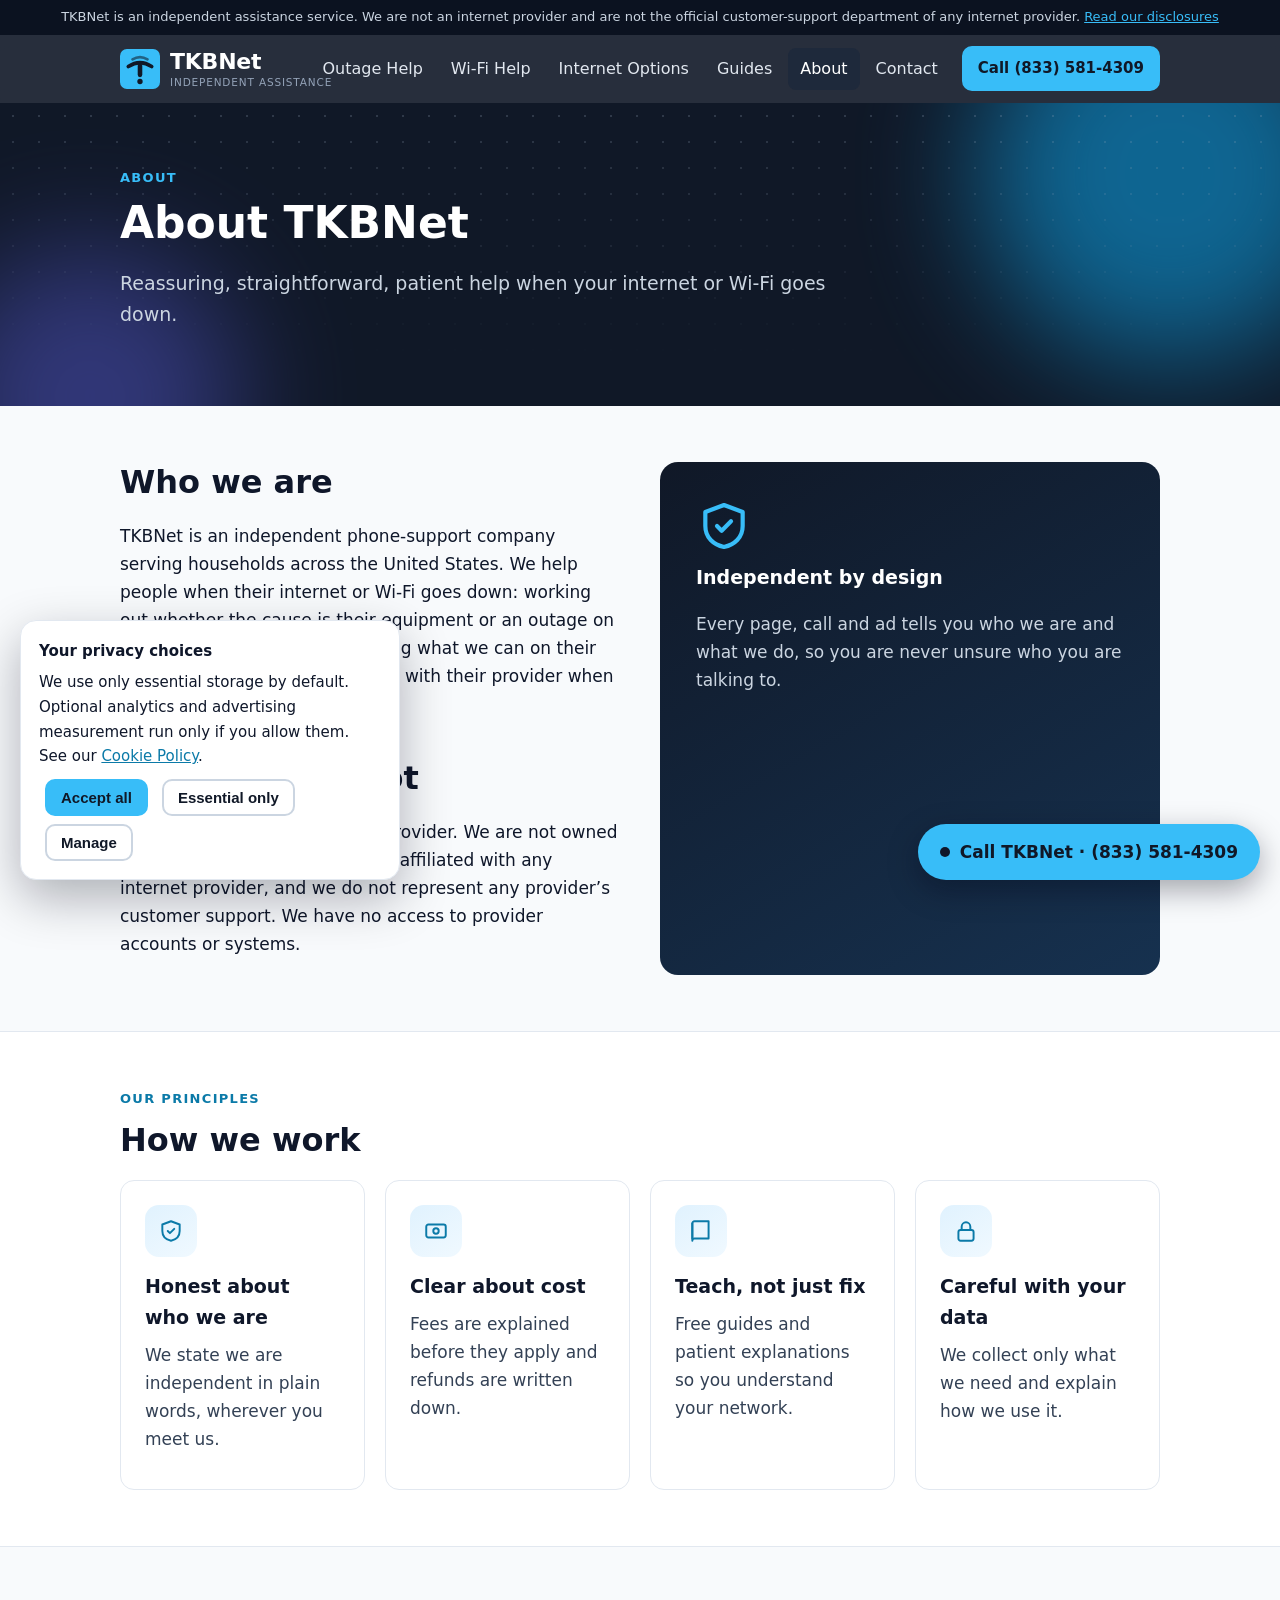
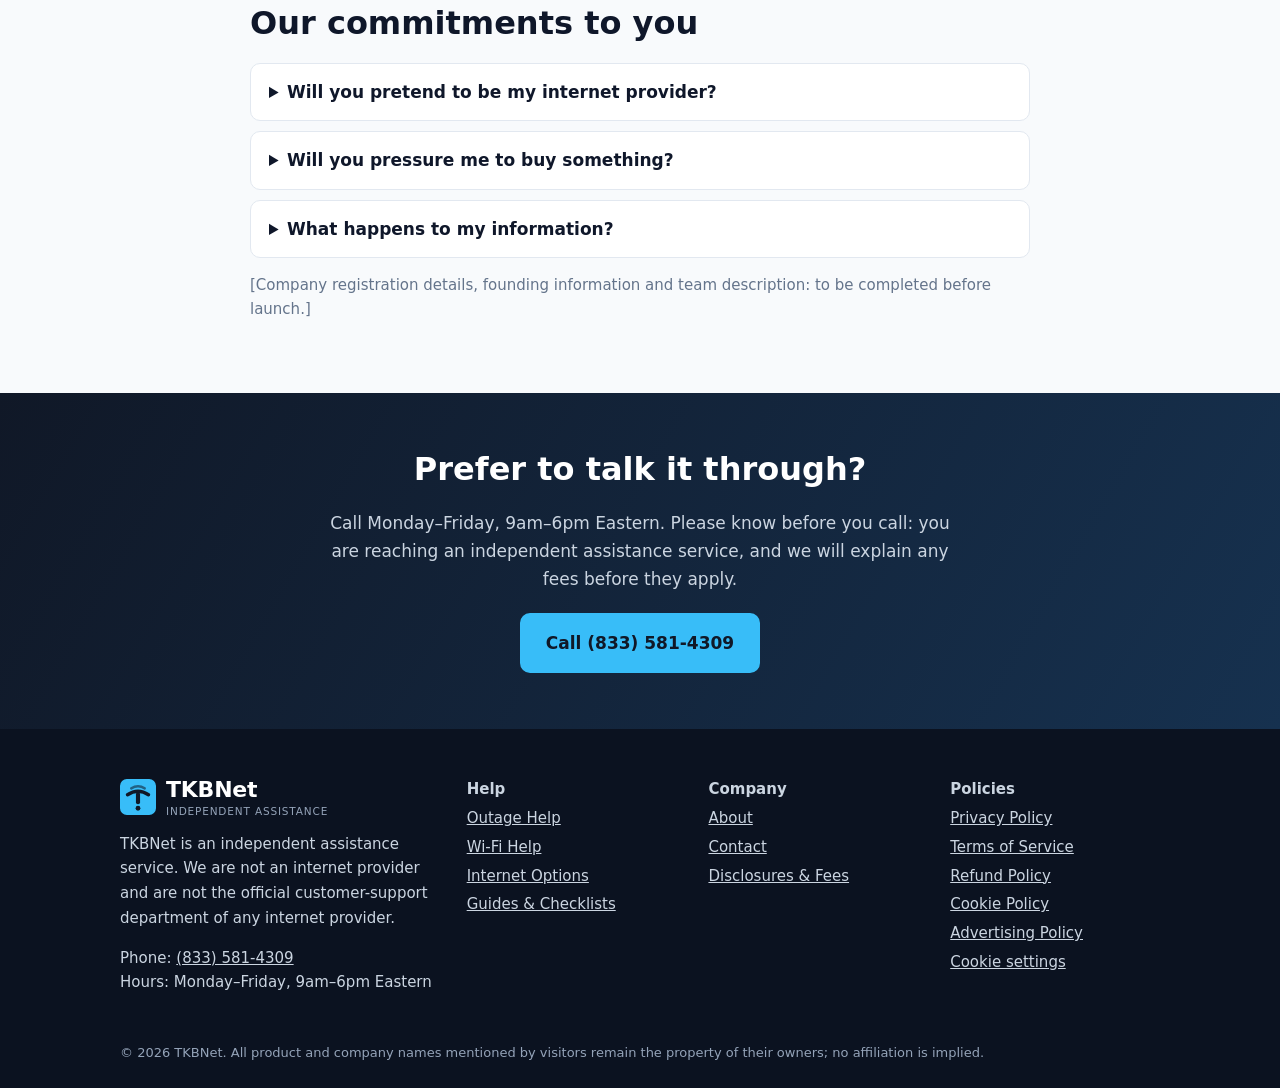
<file: about/index.html>
<!doctype html>
<html lang="en">
<head>
<meta charset="utf-8">
<meta name="viewport" content="width=device-width, initial-scale=1">
<title>About TKBNet | Independent Technical Support</title>
<meta name="description" content="TKBNet is an independent company that provides phone support for internet and Wi-Fi outages across the USA, with plain-language guidance.">
<meta name="robots" content="index,follow,max-image-preview:large,max-snippet:-1">
<link rel="canonical" href="https://tkbnet.support/about/">
<meta name="theme-color" content="#101827">
<meta name="format-detection" content="telephone=yes">
<meta property="og:site_name" content="TKBNet">
<meta property="og:locale" content="en_US">
<meta property="og:type" content="website">
<meta property="og:title" content="About TKBNet | Independent Technical Support">
<meta property="og:description" content="TKBNet is an independent company that provides phone support for internet and Wi-Fi outages across the USA, with plain-language guidance.">
<meta property="og:url" content="https://tkbnet.support/about/">
<meta property="og:image" content="https://tkbnet.support/assets/og-image.png">
<meta property="og:image:width" content="1200">
<meta property="og:image:height" content="630">
<meta property="og:image:alt" content="TKBNet: independent internet and Wi-Fi outage support across the USA">
<meta name="twitter:card" content="summary_large_image">
<meta name="twitter:title" content="About TKBNet | Independent Technical Support">
<meta name="twitter:description" content="TKBNet is an independent company that provides phone support for internet and Wi-Fi outages across the USA, with plain-language guidance.">
<meta name="twitter:image" content="https://tkbnet.support/assets/og-image.png">
<link rel="icon" href="/assets/favicon.svg" type="image/svg+xml">
<link rel="icon" href="/assets/icon-192.png" sizes="192x192" type="image/png">
<link rel="apple-touch-icon" href="/assets/apple-touch-icon.png">
<link rel="manifest" href="/manifest.webmanifest">
<script type="application/ld+json">{"@context": "https://schema.org", "@graph": [{"@type": "Organization", "@id": "https://tkbnet.support/#org", "name": "TKBNet", "url": "https://tkbnet.support/", "logo": "https://tkbnet.support/assets/logo-light.svg", "description": "Independent phone support for internet and Wi-Fi outages and home-network equipment across the United States.", "areaServed": "US", "contactPoint": [{"@type": "ContactPoint", "contactType": "customer support", "telephone": "+18335814309", "areaServed": "US", "availableLanguage": "English"}]}, {"@type": "WebSite", "@id": "https://tkbnet.support/#site", "url": "https://tkbnet.support/", "name": "TKBNet", "publisher": {"@id": "https://tkbnet.support/#org"}, "inLanguage": "en-US"}, {"@type": "AboutPage", "@id": "https://tkbnet.support/about/#page", "url": "https://tkbnet.support/about/", "name": "About TKBNet | Independent Technical Support", "description": "TKBNet is an independent company that provides phone support for internet and Wi-Fi outages across the USA, with plain-language guidance.", "isPartOf": {"@id": "https://tkbnet.support/#site"}, "about": {"@id": "https://tkbnet.support/#org"}, "inLanguage": "en-US", "dateModified": "2026-10-28"}, {"@type": "BreadcrumbList", "itemListElement": [{"@type": "ListItem", "position": 1, "name": "Home", "item": "https://tkbnet.support/"}, {"@type": "ListItem", "position": 2, "name": "About", "item": "https://tkbnet.support/about/"}]}, {"@type": "FAQPage", "mainEntity": [{"@type": "Question", "name": "Will you pretend to be my internet provider?", "acceptedAnswer": {"@type": "Answer", "text": "Never. We will not use a provider's name, logo or branding to suggest an affiliation. See our Advertising Policy."}}, {"@type": "Question", "name": "Will you pressure me to buy something?", "acceptedAnswer": {"@type": "Answer", "text": "No. We troubleshoot and inform. We do not sell internet plans or earn commissions from providers [confirm]."}}, {"@type": "Question", "name": "What happens to my information?", "acceptedAnswer": {"@type": "Answer", "text": "We use it to help you and to run our business, and we do not sell it. See our Privacy Policy."}}]}]}</script>
<script>document.documentElement.classList.add('js')</script>
<script>
window.dataLayer=window.dataLayer||[];function gtag(){dataLayer.push(arguments);}
gtag('consent','default',{ad_storage:'denied',ad_user_data:'denied',ad_personalization:'denied',analytics_storage:'denied',wait_for_update:500});
try{var _c=JSON.parse(localStorage.getItem('tkb-consent')||'null');if(_c){var _a=_c.advertising?'granted':'denied',_n=_c.analytics?'granted':'denied';gtag('consent','update',{ad_storage:_a,ad_user_data:_a,ad_personalization:_a,analytics_storage:_n});}}catch(e){}
gtag('js',new Date());gtag('config','AW-18492988888');
</script>
<script async src="https://www.googletagmanager.com/gtag/js?id=AW-18492988888"></script>
<link rel="stylesheet" href="/assets/style.css">
</head>
<body>
<a class="skip" href="#main">Skip to content</a>
<div class="banner" role="note">TKBNet is an independent assistance service. We are not an internet provider and are not the official customer-support department of any internet provider. <a href="/disclosures/">Read our disclosures</a></div>
<header class="site-header">
  <div class="wrap bar">
    <a class="logo" href="/" aria-label="TKBNet home"><svg class="mark" viewBox="0 0 48 48" aria-hidden="true" focusable="false"><rect width="48" height="48" rx="13" fill="#38BDF8"/><path d="M15 12.5Q24 7 33 12.5" fill="none" stroke="#101827" stroke-width="3.2" stroke-linecap="round" opacity=".55"/><path d="M10 21Q24 11.5 38 21" fill="none" stroke="#101827" stroke-width="4.5" stroke-linecap="round"/><path d="M24 20v11" stroke="#101827" stroke-width="5.5" stroke-linecap="round"/><circle cx="24" cy="39" r="3.2" fill="#101827"/></svg><span class="lt"><b>TKBNet</b><small>Independent Assistance</small></span></a>
    <button class="menu-btn" aria-expanded="false" aria-controls="nav" aria-label="Toggle menu"><span class="bars" aria-hidden="true"><i></i><i></i><i></i></span><span class="mt">Menu</span></button>
    <nav id="nav" aria-label="Main"><a href="/internet-outage-help/">Outage Help</a><a href="/connectivity-help/">Wi-Fi Help</a><a href="/internet-options/">Internet Options</a><a href="/internet-guides/">Guides</a><a href="/about/" aria-current="page">About</a><a href="/contact/">Contact</a><a class="btn btn-sm" href="tel:+18335814309">Call (833) 581-4309</a></nav>
  </div>
</header>
<main id="main">
<section class="pagehead"><span class="orb o1"></span><span class="orb o2"></span><span class="dots"></span><div class="wrap"><p class="eyebrow">About</p><h1>About TKBNet</h1><p class="lead">Reassuring, straightforward, patient help when your internet or Wi-Fi goes down.</p></div></section>
<section class="section"><div class="wrap two">
  <div class="prose"><div class="reveal " style="--d:0ms"><h2>Who we are</h2><p>TKBNet is an independent phone-support company serving households across the United States. We help people when their internet or Wi-Fi goes down: working out whether the cause is their equipment or an outage on their provider&rsquo;s network, restoring what we can on their side, and preparing them to deal with their provider when the outage is theirs.</p><h2>What we are not</h2><p>We are not an internet service provider. We are not owned by, operated by, endorsed by or affiliated with any internet provider, and we do not represent any provider&rsquo;s customer support. We have no access to provider accounts or systems.</p></div></div>
  <div class="aboutcard reveal"><svg class="ic xl" viewBox="0 0 24 24" fill="none" stroke="currentColor" stroke-width="1.8" stroke-linecap="round" stroke-linejoin="round" aria-hidden="true"><path d="M12 3l8 3v6c0 5-3.5 8-8 9-4.5-1-8-4-8-9V6z"/><path d="M9 12l2 2 4-4"/></svg><h3>Independent by design</h3><p>Every page, call and ad tells you who we are and what we do, so you are never unsure who you are talking to.</p></div>
</div></section>
<section class="section alt"><div class="wrap">
  <div class="reveal " style="--d:0ms"><p class="eyebrow dark">Our principles</p><h2>How we work</h2></div>
  <div class="cards">
    <article class="reveal card tilt" style="--d:0ms"><span class="icon-badge"><svg class="ic" viewBox="0 0 24 24" fill="none" stroke="currentColor" stroke-width="1.8" stroke-linecap="round" stroke-linejoin="round" aria-hidden="true"><path d="M12 3l8 3v6c0 5-3.5 8-8 9-4.5-1-8-4-8-9V6z"/><path d="M9 12l2 2 4-4"/></svg></span><h3>Honest about who we are</h3><p>We state we are independent in plain words, wherever you meet us.</p></article><article class="reveal card tilt" style="--d:70ms"><span class="icon-badge"><svg class="ic" viewBox="0 0 24 24" fill="none" stroke="currentColor" stroke-width="1.8" stroke-linecap="round" stroke-linejoin="round" aria-hidden="true"><rect x="3" y="6" width="18" height="12" rx="2"/><circle cx="12" cy="12" r="2.5"/></svg></span><h3>Clear about cost</h3><p>Fees are explained before they apply and refunds are written down.</p></article><article class="reveal card tilt" style="--d:140ms"><span class="icon-badge"><svg class="ic" viewBox="0 0 24 24" fill="none" stroke="currentColor" stroke-width="1.8" stroke-linecap="round" stroke-linejoin="round" aria-hidden="true"><path d="M4 5a2 2 0 0 1 2-2h13v16H6a2 2 0 0 0-2 2z"/><path d="M4 19V5"/></svg></span><h3>Teach, not just fix</h3><p>Free guides and patient explanations so you understand your network.</p></article><article class="reveal card tilt" style="--d:210ms"><span class="icon-badge"><svg class="ic" viewBox="0 0 24 24" fill="none" stroke="currentColor" stroke-width="1.8" stroke-linecap="round" stroke-linejoin="round" aria-hidden="true"><rect x="5" y="11" width="14" height="10" rx="2"/><path d="M8 11V8a4 4 0 0 1 8 0v3"/></svg></span><h3>Careful with your data</h3><p>We collect only what we need and explain how we use it.</p></article>
  </div>
</div></section>
<section class="section"><div class="wrap narrow">
  <div class="reveal " style="--d:0ms"><h2>Our commitments to you</h2></div>
  <details class='reveal'><summary>Will you pretend to be my internet provider?</summary><p>Never. We will not use a provider's name, logo or branding to suggest an affiliation. See our <a href='/advertising-policy/'>Advertising Policy</a>.</p></details><details class='reveal'><summary>Will you pressure me to buy something?</summary><p>No. We troubleshoot and inform. We do not sell internet plans or earn commissions from providers [confirm].</p></details><details class='reveal'><summary>What happens to my information?</summary><p>We use it to help you and to run our business, and we do not sell it. See our <a href='/privacy/'>Privacy Policy</a>.</p></details>
  <p class="muted">[Company registration details, founding information and team description: to be completed before launch.]</p>
</div></section>
<section class="band"><div class="wrap center">
<h2>Prefer to talk it through?</h2>
<p>Call Monday–Friday, 9am–6pm Eastern. Please know before you call: you are reaching an independent assistance service, and we will explain any fees before they apply.</p>
<a class="btn" href="tel:+18335814309">Call (833) 581-4309</a>
</div></section>

</main>
<footer class="site-footer">
  <div class="wrap cols">
    <div>
      <a class="logo foot-logo" href="/" aria-label="TKBNet home"><svg class="mark" viewBox="0 0 48 48" aria-hidden="true" focusable="false"><rect width="48" height="48" rx="13" fill="#38BDF8"/><path d="M15 12.5Q24 7 33 12.5" fill="none" stroke="#101827" stroke-width="3.2" stroke-linecap="round" opacity=".55"/><path d="M10 21Q24 11.5 38 21" fill="none" stroke="#101827" stroke-width="4.5" stroke-linecap="round"/><path d="M24 20v11" stroke="#101827" stroke-width="5.5" stroke-linecap="round"/><circle cx="24" cy="39" r="3.2" fill="#101827"/></svg><span class="lt"><b>TKBNet</b><small>Independent Assistance</small></span></a>
      <p>TKBNet is an independent assistance service. We are not an internet provider and are not the official customer-support department of any internet provider.</p>
      <p>Phone: <a href="tel:+18335814309">(833) 581-4309</a><br>Hours: Monday–Friday, 9am–6pm Eastern</p>
    </div>
    <div>
      <strong>Help</strong>
      <a href="/internet-outage-help/">Outage Help</a>
      <a href="/connectivity-help/">Wi-Fi Help</a>
      <a href="/internet-options/">Internet Options</a>
      <a href="/internet-guides/">Guides &amp; Checklists</a>
    </div>
    <div>
      <strong>Company</strong>
      <a href="/about/">About</a>
      <a href="/contact/">Contact</a>
      <a href="/disclosures/">Disclosures &amp; Fees</a>
    </div>
    <div>
      <strong>Policies</strong>
      <a href="/privacy/">Privacy Policy</a>
      <a href="/terms/">Terms of Service</a>
      <a href="/refund-policy/">Refund Policy</a>
      <a href="/cookie-policy/">Cookie Policy</a>
      <a href="/advertising-policy/">Advertising Policy</a>
      <a href="#" data-cookie-settings>Cookie settings</a>
    </div>
  </div>
  <div class="wrap fine">&copy; 2026 TKBNet. All product and company names mentioned by visitors remain the property of their owners; no affiliation is implied.</div>
</footer>
<a class="call-bar" href="tel:+18335814309"><span class="ring" aria-hidden="true"></span>Call TKBNet &middot; (833) 581-4309</a>
<div class="popup" id="popup" hidden>
  <div class="pop-card" role="dialog" aria-modal="true" aria-labelledby="pop-t" aria-describedby="pop-d">
    <button class="pop-x" type="button" aria-label="Close">&times;</button>
    <div class="pop-art" aria-hidden="true"><svg class="mark" viewBox="0 0 48 48" aria-hidden="true" focusable="false"><rect width="48" height="48" rx="13" fill="#38BDF8"/><path d="M15 12.5Q24 7 33 12.5" fill="none" stroke="#101827" stroke-width="3.2" stroke-linecap="round" opacity=".55"/><path d="M10 21Q24 11.5 38 21" fill="none" stroke="#101827" stroke-width="4.5" stroke-linecap="round"/><path d="M24 20v11" stroke="#101827" stroke-width="5.5" stroke-linecap="round"/><circle cx="24" cy="39" r="3.2" fill="#101827"/></svg></div>
    <p class="eyebrow dark">Independent outage support</p>
    <h2 id="pop-t">Internet or Wi-Fi down right now?</h2>
    <p id="pop-d">Talk to a TKBNet technician anywhere in the USA. We help you tell an outage from an equipment problem and tell you what to do next. Fees are explained first, and you can hang up at no charge before agreeing to anything.</p>
    <a class="btn pulse" href="tel:+18335814309">Call (833) 581-4309</a>
    <a class="pop-alt" href="/internet-outage-help/">Try our free outage triage first</a>
    <small>TKBNet is an independent assistance service. We are not an internet provider and are not the official customer-support department of any internet provider.</small>
  </div>
</div>
<div class="cookie" id="cookie" role="dialog" aria-label="Cookie preferences" hidden>
  <strong>Your privacy choices</strong>
  <p>We use only essential storage by default. Optional analytics and advertising measurement run only if you allow them. See our <a href="/cookie-policy/">Cookie Policy</a>.</p>
  <div class="cookie-opts" id="cookie-opts" hidden>
    <label><input type="checkbox" checked disabled> Essential (always on)</label>
    <label><input type="checkbox" id="c-an"> Analytics</label>
    <label><input type="checkbox" id="c-ad"> Advertising measurement</label>
  </div>
  <div class="cookie-btns"><button class="btn btn-sm" data-c="all">Accept all</button><button class="btn btn-sm btn-line" data-c="none">Essential only</button><button class="btn btn-sm btn-line" data-c="manage">Manage</button></div>
</div>
<script src="/assets/site.js" defer></script>
</body>
</html>
</file>
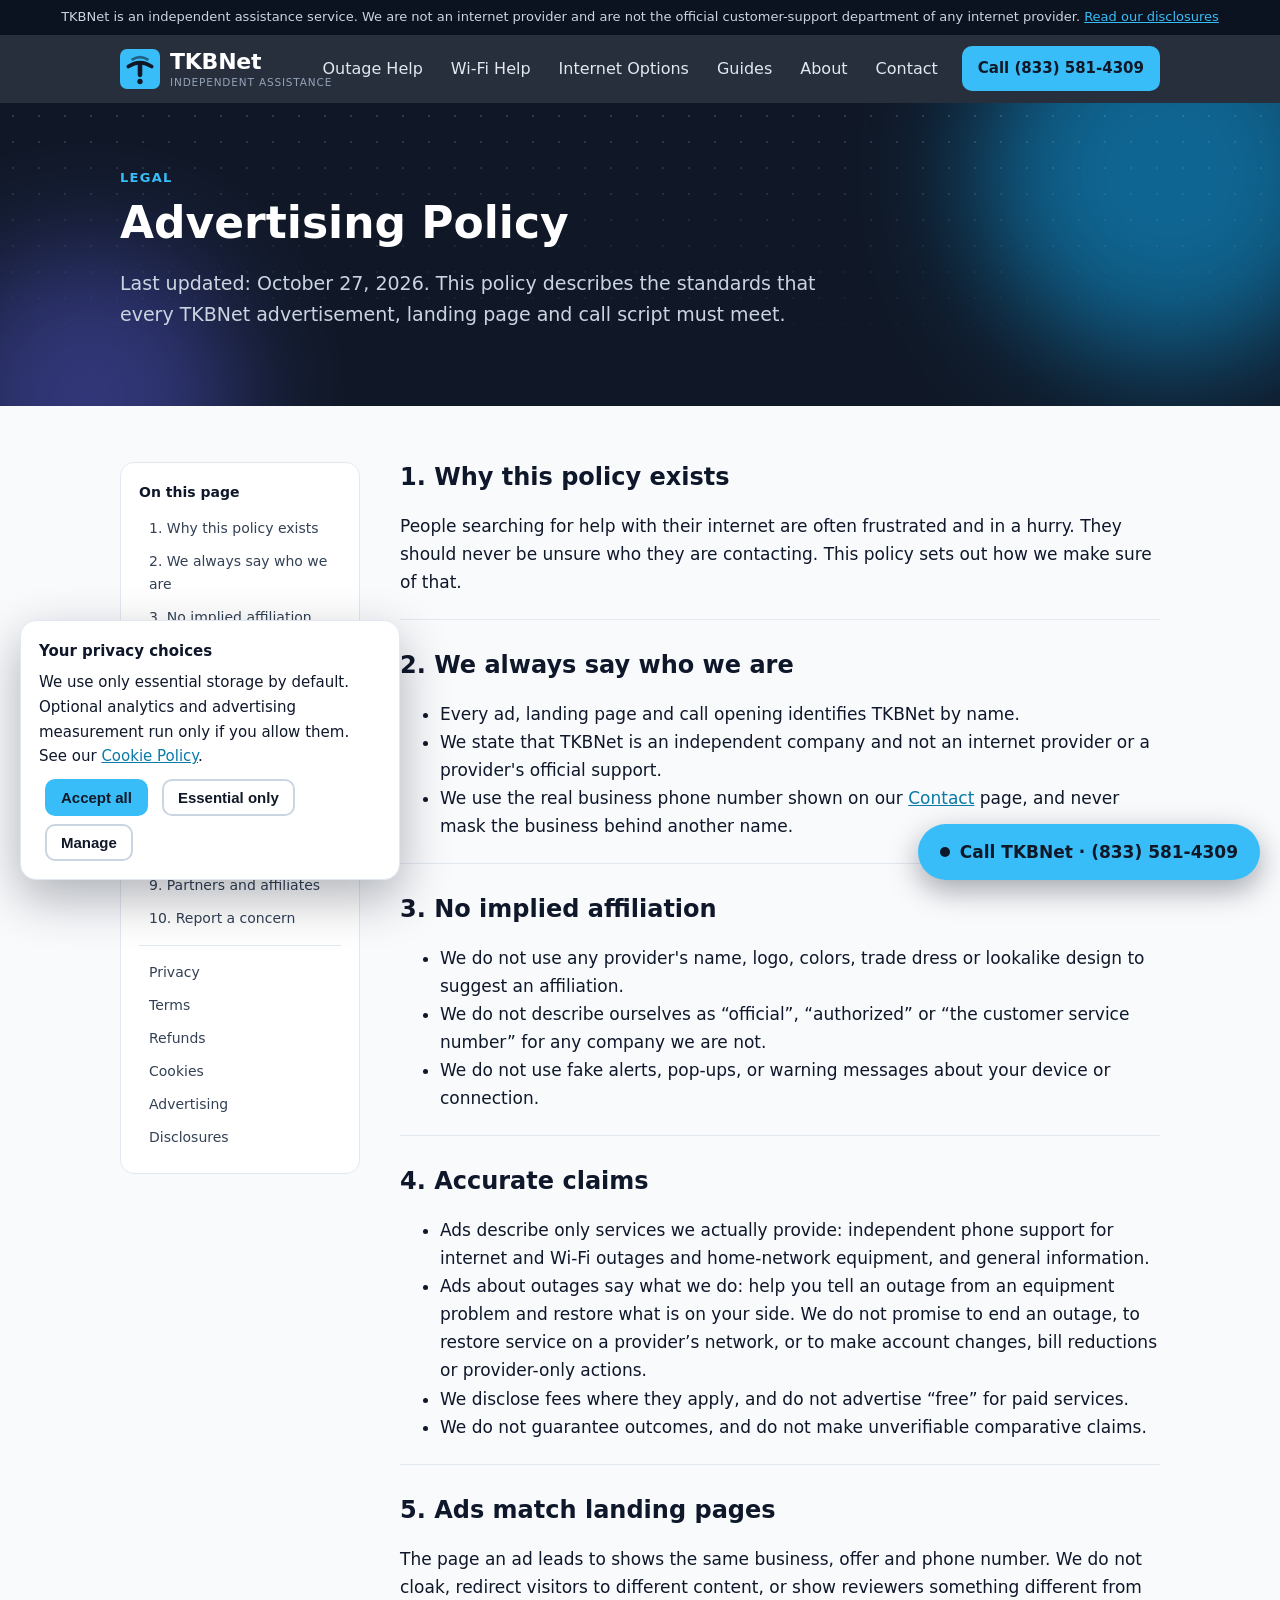
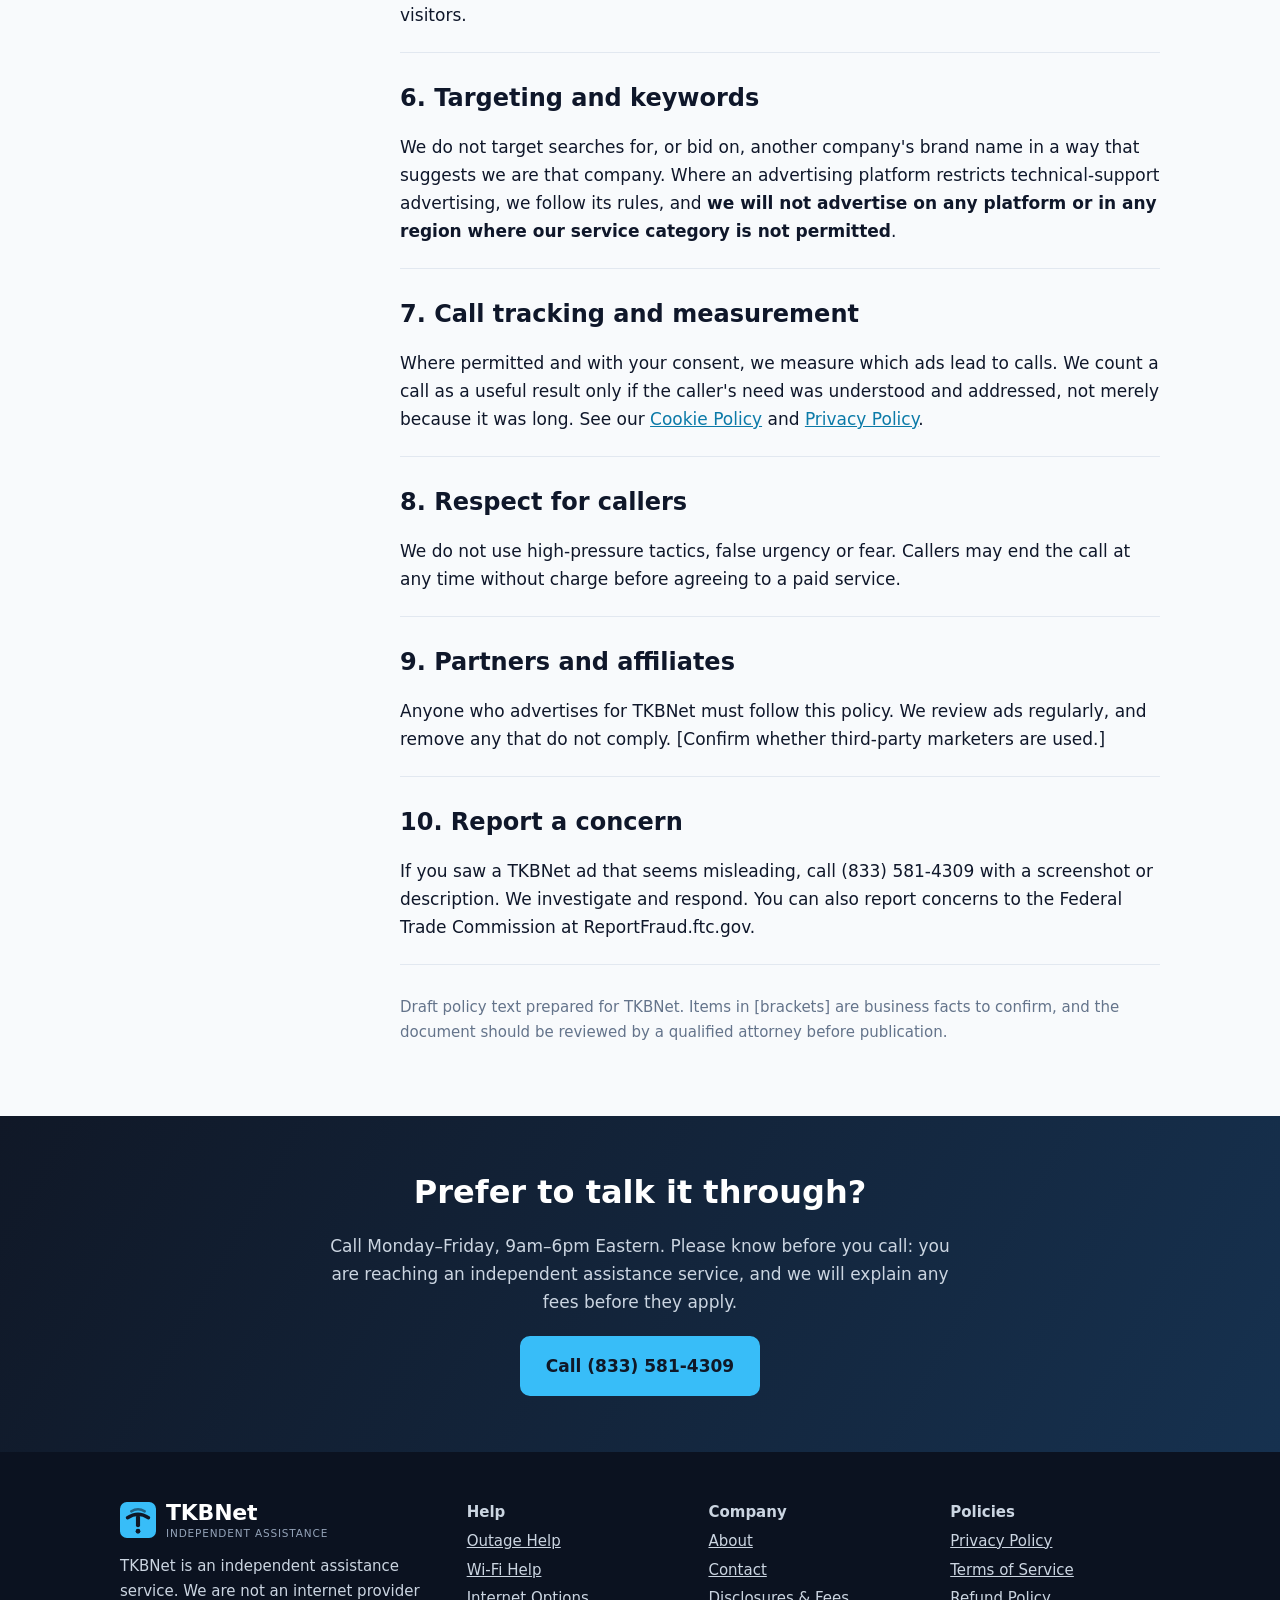
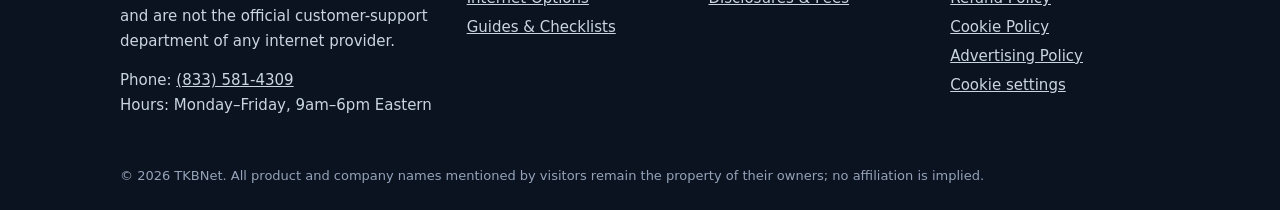
<file: advertising-policy/index.html>
<!doctype html>
<html lang="en">
<head>
<meta charset="utf-8">
<meta name="viewport" content="width=device-width, initial-scale=1">
<title>Advertising Policy | TKBNet Independent Support</title>
<meta name="description" content="How TKBNet advertises: our commitments to honest identity, accurate claims, no implied affiliation with internet providers, and responsible call tracking.">
<meta name="robots" content="index,follow,max-image-preview:large,max-snippet:-1">
<link rel="canonical" href="https://tkbnet.support/advertising-policy/">
<meta name="theme-color" content="#101827">
<meta name="format-detection" content="telephone=yes">
<meta property="og:site_name" content="TKBNet">
<meta property="og:locale" content="en_US">
<meta property="og:type" content="website">
<meta property="og:title" content="Advertising Policy | TKBNet Independent Support">
<meta property="og:description" content="How TKBNet advertises: our commitments to honest identity, accurate claims, no implied affiliation with internet providers, and responsible call tracking.">
<meta property="og:url" content="https://tkbnet.support/advertising-policy/">
<meta property="og:image" content="https://tkbnet.support/assets/og-image.png">
<meta property="og:image:width" content="1200">
<meta property="og:image:height" content="630">
<meta property="og:image:alt" content="TKBNet: independent internet and Wi-Fi outage support across the USA">
<meta name="twitter:card" content="summary_large_image">
<meta name="twitter:title" content="Advertising Policy | TKBNet Independent Support">
<meta name="twitter:description" content="How TKBNet advertises: our commitments to honest identity, accurate claims, no implied affiliation with internet providers, and responsible call tracking.">
<meta name="twitter:image" content="https://tkbnet.support/assets/og-image.png">
<link rel="icon" href="/assets/favicon.svg" type="image/svg+xml">
<link rel="icon" href="/assets/icon-192.png" sizes="192x192" type="image/png">
<link rel="apple-touch-icon" href="/assets/apple-touch-icon.png">
<link rel="manifest" href="/manifest.webmanifest">
<script type="application/ld+json">{"@context": "https://schema.org", "@graph": [{"@type": "Organization", "@id": "https://tkbnet.support/#org", "name": "TKBNet", "url": "https://tkbnet.support/", "logo": "https://tkbnet.support/assets/logo-light.svg", "description": "Independent phone support for internet and Wi-Fi outages and home-network equipment across the United States.", "areaServed": "US", "contactPoint": [{"@type": "ContactPoint", "contactType": "customer support", "telephone": "+18335814309", "areaServed": "US", "availableLanguage": "English"}]}, {"@type": "WebSite", "@id": "https://tkbnet.support/#site", "url": "https://tkbnet.support/", "name": "TKBNet", "publisher": {"@id": "https://tkbnet.support/#org"}, "inLanguage": "en-US"}, {"@type": "WebPage", "@id": "https://tkbnet.support/advertising-policy/#page", "url": "https://tkbnet.support/advertising-policy/", "name": "Advertising Policy | TKBNet Independent Support", "description": "How TKBNet advertises: our commitments to honest identity, accurate claims, no implied affiliation with internet providers, and responsible call tracking.", "isPartOf": {"@id": "https://tkbnet.support/#site"}, "about": {"@id": "https://tkbnet.support/#org"}, "inLanguage": "en-US", "dateModified": "2026-10-28"}, {"@type": "BreadcrumbList", "itemListElement": [{"@type": "ListItem", "position": 1, "name": "Home", "item": "https://tkbnet.support/"}, {"@type": "ListItem", "position": 2, "name": "Advertising Policy", "item": "https://tkbnet.support/advertising-policy/"}]}]}</script>
<script>document.documentElement.classList.add('js')</script>
<script>
window.dataLayer=window.dataLayer||[];function gtag(){dataLayer.push(arguments);}
gtag('consent','default',{ad_storage:'denied',ad_user_data:'denied',ad_personalization:'denied',analytics_storage:'denied',wait_for_update:500});
try{var _c=JSON.parse(localStorage.getItem('tkb-consent')||'null');if(_c){var _a=_c.advertising?'granted':'denied',_n=_c.analytics?'granted':'denied';gtag('consent','update',{ad_storage:_a,ad_user_data:_a,ad_personalization:_a,analytics_storage:_n});}}catch(e){}
gtag('js',new Date());gtag('config','AW-18492988888');
</script>
<script async src="https://www.googletagmanager.com/gtag/js?id=AW-18492988888"></script>
<link rel="stylesheet" href="/assets/style.css">
</head>
<body>
<a class="skip" href="#main">Skip to content</a>
<div class="banner" role="note">TKBNet is an independent assistance service. We are not an internet provider and are not the official customer-support department of any internet provider. <a href="/disclosures/">Read our disclosures</a></div>
<header class="site-header">
  <div class="wrap bar">
    <a class="logo" href="/" aria-label="TKBNet home"><svg class="mark" viewBox="0 0 48 48" aria-hidden="true" focusable="false"><rect width="48" height="48" rx="13" fill="#38BDF8"/><path d="M15 12.5Q24 7 33 12.5" fill="none" stroke="#101827" stroke-width="3.2" stroke-linecap="round" opacity=".55"/><path d="M10 21Q24 11.5 38 21" fill="none" stroke="#101827" stroke-width="4.5" stroke-linecap="round"/><path d="M24 20v11" stroke="#101827" stroke-width="5.5" stroke-linecap="round"/><circle cx="24" cy="39" r="3.2" fill="#101827"/></svg><span class="lt"><b>TKBNet</b><small>Independent Assistance</small></span></a>
    <button class="menu-btn" aria-expanded="false" aria-controls="nav" aria-label="Toggle menu"><span class="bars" aria-hidden="true"><i></i><i></i><i></i></span><span class="mt">Menu</span></button>
    <nav id="nav" aria-label="Main"><a href="/internet-outage-help/">Outage Help</a><a href="/connectivity-help/">Wi-Fi Help</a><a href="/internet-options/">Internet Options</a><a href="/internet-guides/">Guides</a><a href="/about/">About</a><a href="/contact/">Contact</a><a class="btn btn-sm" href="tel:+18335814309">Call (833) 581-4309</a></nav>
  </div>
</header>
<main id="main">
<section class="pagehead"><span class="orb o1"></span><span class="orb o2"></span><span class="dots"></span><div class="wrap"><p class="eyebrow">Legal</p><h1>Advertising Policy</h1><p class="lead">Last updated: October 27, 2026. This policy describes the standards that every TKBNet advertisement, landing page and call script must meet.</p></div></section>
<section class="section"><div class="wrap legal">
<aside class="toc" aria-label="On this page"><strong>On this page</strong><a href="#why">1. Why this policy exists</a><a href="#identity">2. We always say who we are</a><a href="#no-affil">3. No implied affiliation</a><a href="#accuracy">4. Accurate claims</a><a href="#match">5. Ads match landing pages</a><a href="#keywords">6. Targeting and keywords</a><a href="#tracking">7. Call tracking and measurement</a><a href="#vulnerable">8. Respect for callers</a><a href="#partners">9. Partners and affiliates</a><a href="#report">10. Report a concern</a><hr><a href="/privacy/">Privacy</a><a href="/terms/">Terms</a><a href="/refund-policy/">Refunds</a><a href="/cookie-policy/">Cookies</a><a href="/advertising-policy/">Advertising</a><a href="/disclosures/">Disclosures</a></aside>
<div class="prose"><section id="why" class="lsec reveal"><h2>1. Why this policy exists</h2><p>People searching for help with their internet are often frustrated and in a hurry. They should never be unsure who they are contacting. This policy sets out how we make sure of that.</p></section><section id="identity" class="lsec reveal"><h2>2. We always say who we are</h2><ul><li>Every ad, landing page and call opening identifies TKBNet by name.</li><li>We state that TKBNet is an independent company and not an internet provider or a provider's official support.</li><li>We use the real business phone number shown on our <a href='/contact/'>Contact</a> page, and never mask the business behind another name.</li></ul></section><section id="no-affil" class="lsec reveal"><h2>3. No implied affiliation</h2><ul><li>We do not use any provider's name, logo, colors, trade dress or lookalike design to suggest an affiliation.</li><li>We do not describe ourselves as &ldquo;official&rdquo;, &ldquo;authorized&rdquo; or &ldquo;the customer service number&rdquo; for any company we are not.</li><li>We do not use fake alerts, pop-ups, or warning messages about your device or connection.</li></ul></section><section id="accuracy" class="lsec reveal"><h2>4. Accurate claims</h2><ul><li>Ads describe only services we actually provide: independent phone support for internet and Wi-Fi outages and home-network equipment, and general information.</li><li>Ads about outages say what we do: help you tell an outage from an equipment problem and restore what is on your side. We do not promise to end an outage, to restore service on a provider&rsquo;s network, or to make account changes, bill reductions or provider-only actions.</li><li>We disclose fees where they apply, and do not advertise &ldquo;free&rdquo; for paid services.</li><li>We do not guarantee outcomes, and do not make unverifiable comparative claims.</li></ul></section><section id="match" class="lsec reveal"><h2>5. Ads match landing pages</h2><p>The page an ad leads to shows the same business, offer and phone number. We do not cloak, redirect visitors to different content, or show reviewers something different from visitors.</p></section><section id="keywords" class="lsec reveal"><h2>6. Targeting and keywords</h2><p>We do not target searches for, or bid on, another company's brand name in a way that suggests we are that company. Where an advertising platform restricts technical-support advertising, we follow its rules, and <strong>we will not advertise on any platform or in any region where our service category is not permitted</strong>.</p></section><section id="tracking" class="lsec reveal"><h2>7. Call tracking and measurement</h2><p>Where permitted and with your consent, we measure which ads lead to calls. We count a call as a useful result only if the caller's need was understood and addressed, not merely because it was long. See our <a href='/cookie-policy/'>Cookie Policy</a> and <a href='/privacy/'>Privacy Policy</a>.</p></section><section id="vulnerable" class="lsec reveal"><h2>8. Respect for callers</h2><p>We do not use high-pressure tactics, false urgency or fear. Callers may end the call at any time without charge before agreeing to a paid service.</p></section><section id="partners" class="lsec reveal"><h2>9. Partners and affiliates</h2><p>Anyone who advertises for TKBNet must follow this policy. We review ads regularly, and remove any that do not comply. [Confirm whether third-party marketers are used.]</p></section><section id="report" class="lsec reveal"><h2>10. Report a concern</h2><p>If you saw a TKBNet ad that seems misleading, call (833) 581-4309 with a screenshot or description. We investigate and respond. You can also report concerns to the Federal Trade Commission at ReportFraud.ftc.gov.</p></section><p class="muted">Draft policy text prepared for TKBNet. Items in [brackets] are business facts to confirm, and the document should be reviewed by a qualified attorney before publication.</p></div>
</div></section>
<section class="band"><div class="wrap center">
<h2>Prefer to talk it through?</h2>
<p>Call Monday–Friday, 9am–6pm Eastern. Please know before you call: you are reaching an independent assistance service, and we will explain any fees before they apply.</p>
<a class="btn" href="tel:+18335814309">Call (833) 581-4309</a>
</div></section>
</main>
<footer class="site-footer">
  <div class="wrap cols">
    <div>
      <a class="logo foot-logo" href="/" aria-label="TKBNet home"><svg class="mark" viewBox="0 0 48 48" aria-hidden="true" focusable="false"><rect width="48" height="48" rx="13" fill="#38BDF8"/><path d="M15 12.5Q24 7 33 12.5" fill="none" stroke="#101827" stroke-width="3.2" stroke-linecap="round" opacity=".55"/><path d="M10 21Q24 11.5 38 21" fill="none" stroke="#101827" stroke-width="4.5" stroke-linecap="round"/><path d="M24 20v11" stroke="#101827" stroke-width="5.5" stroke-linecap="round"/><circle cx="24" cy="39" r="3.2" fill="#101827"/></svg><span class="lt"><b>TKBNet</b><small>Independent Assistance</small></span></a>
      <p>TKBNet is an independent assistance service. We are not an internet provider and are not the official customer-support department of any internet provider.</p>
      <p>Phone: <a href="tel:+18335814309">(833) 581-4309</a><br>Hours: Monday–Friday, 9am–6pm Eastern</p>
    </div>
    <div>
      <strong>Help</strong>
      <a href="/internet-outage-help/">Outage Help</a>
      <a href="/connectivity-help/">Wi-Fi Help</a>
      <a href="/internet-options/">Internet Options</a>
      <a href="/internet-guides/">Guides &amp; Checklists</a>
    </div>
    <div>
      <strong>Company</strong>
      <a href="/about/">About</a>
      <a href="/contact/">Contact</a>
      <a href="/disclosures/">Disclosures &amp; Fees</a>
    </div>
    <div>
      <strong>Policies</strong>
      <a href="/privacy/">Privacy Policy</a>
      <a href="/terms/">Terms of Service</a>
      <a href="/refund-policy/">Refund Policy</a>
      <a href="/cookie-policy/">Cookie Policy</a>
      <a href="/advertising-policy/">Advertising Policy</a>
      <a href="#" data-cookie-settings>Cookie settings</a>
    </div>
  </div>
  <div class="wrap fine">&copy; 2026 TKBNet. All product and company names mentioned by visitors remain the property of their owners; no affiliation is implied.</div>
</footer>
<a class="call-bar" href="tel:+18335814309"><span class="ring" aria-hidden="true"></span>Call TKBNet &middot; (833) 581-4309</a>
<div class="popup" id="popup" hidden>
  <div class="pop-card" role="dialog" aria-modal="true" aria-labelledby="pop-t" aria-describedby="pop-d">
    <button class="pop-x" type="button" aria-label="Close">&times;</button>
    <div class="pop-art" aria-hidden="true"><svg class="mark" viewBox="0 0 48 48" aria-hidden="true" focusable="false"><rect width="48" height="48" rx="13" fill="#38BDF8"/><path d="M15 12.5Q24 7 33 12.5" fill="none" stroke="#101827" stroke-width="3.2" stroke-linecap="round" opacity=".55"/><path d="M10 21Q24 11.5 38 21" fill="none" stroke="#101827" stroke-width="4.5" stroke-linecap="round"/><path d="M24 20v11" stroke="#101827" stroke-width="5.5" stroke-linecap="round"/><circle cx="24" cy="39" r="3.2" fill="#101827"/></svg></div>
    <p class="eyebrow dark">Independent outage support</p>
    <h2 id="pop-t">Internet or Wi-Fi down right now?</h2>
    <p id="pop-d">Talk to a TKBNet technician anywhere in the USA. We help you tell an outage from an equipment problem and tell you what to do next. Fees are explained first, and you can hang up at no charge before agreeing to anything.</p>
    <a class="btn pulse" href="tel:+18335814309">Call (833) 581-4309</a>
    <a class="pop-alt" href="/internet-outage-help/">Try our free outage triage first</a>
    <small>TKBNet is an independent assistance service. We are not an internet provider and are not the official customer-support department of any internet provider.</small>
  </div>
</div>
<div class="cookie" id="cookie" role="dialog" aria-label="Cookie preferences" hidden>
  <strong>Your privacy choices</strong>
  <p>We use only essential storage by default. Optional analytics and advertising measurement run only if you allow them. See our <a href="/cookie-policy/">Cookie Policy</a>.</p>
  <div class="cookie-opts" id="cookie-opts" hidden>
    <label><input type="checkbox" checked disabled> Essential (always on)</label>
    <label><input type="checkbox" id="c-an"> Analytics</label>
    <label><input type="checkbox" id="c-ad"> Advertising measurement</label>
  </div>
  <div class="cookie-btns"><button class="btn btn-sm" data-c="all">Accept all</button><button class="btn btn-sm btn-line" data-c="none">Essential only</button><button class="btn btn-sm btn-line" data-c="manage">Manage</button></div>
</div>
<script src="/assets/site.js" defer></script>
</body>
</html>
</file>
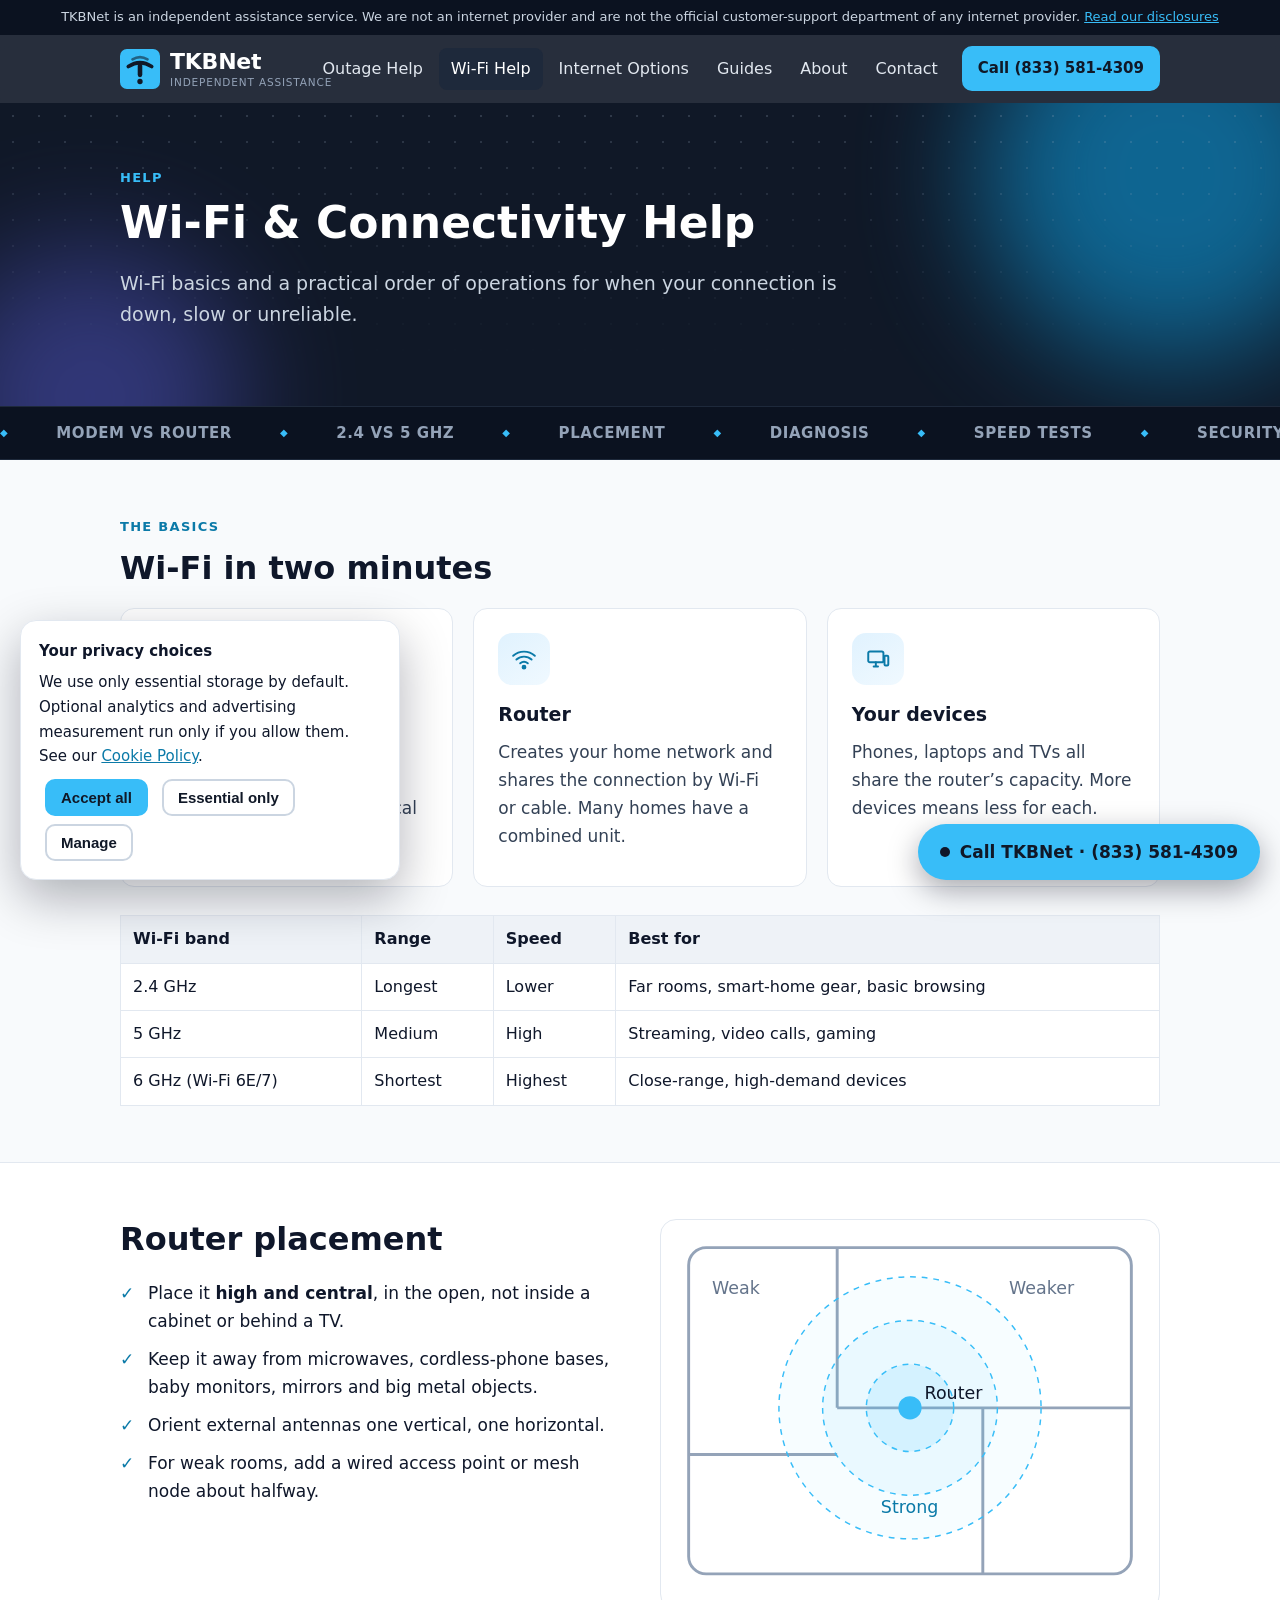
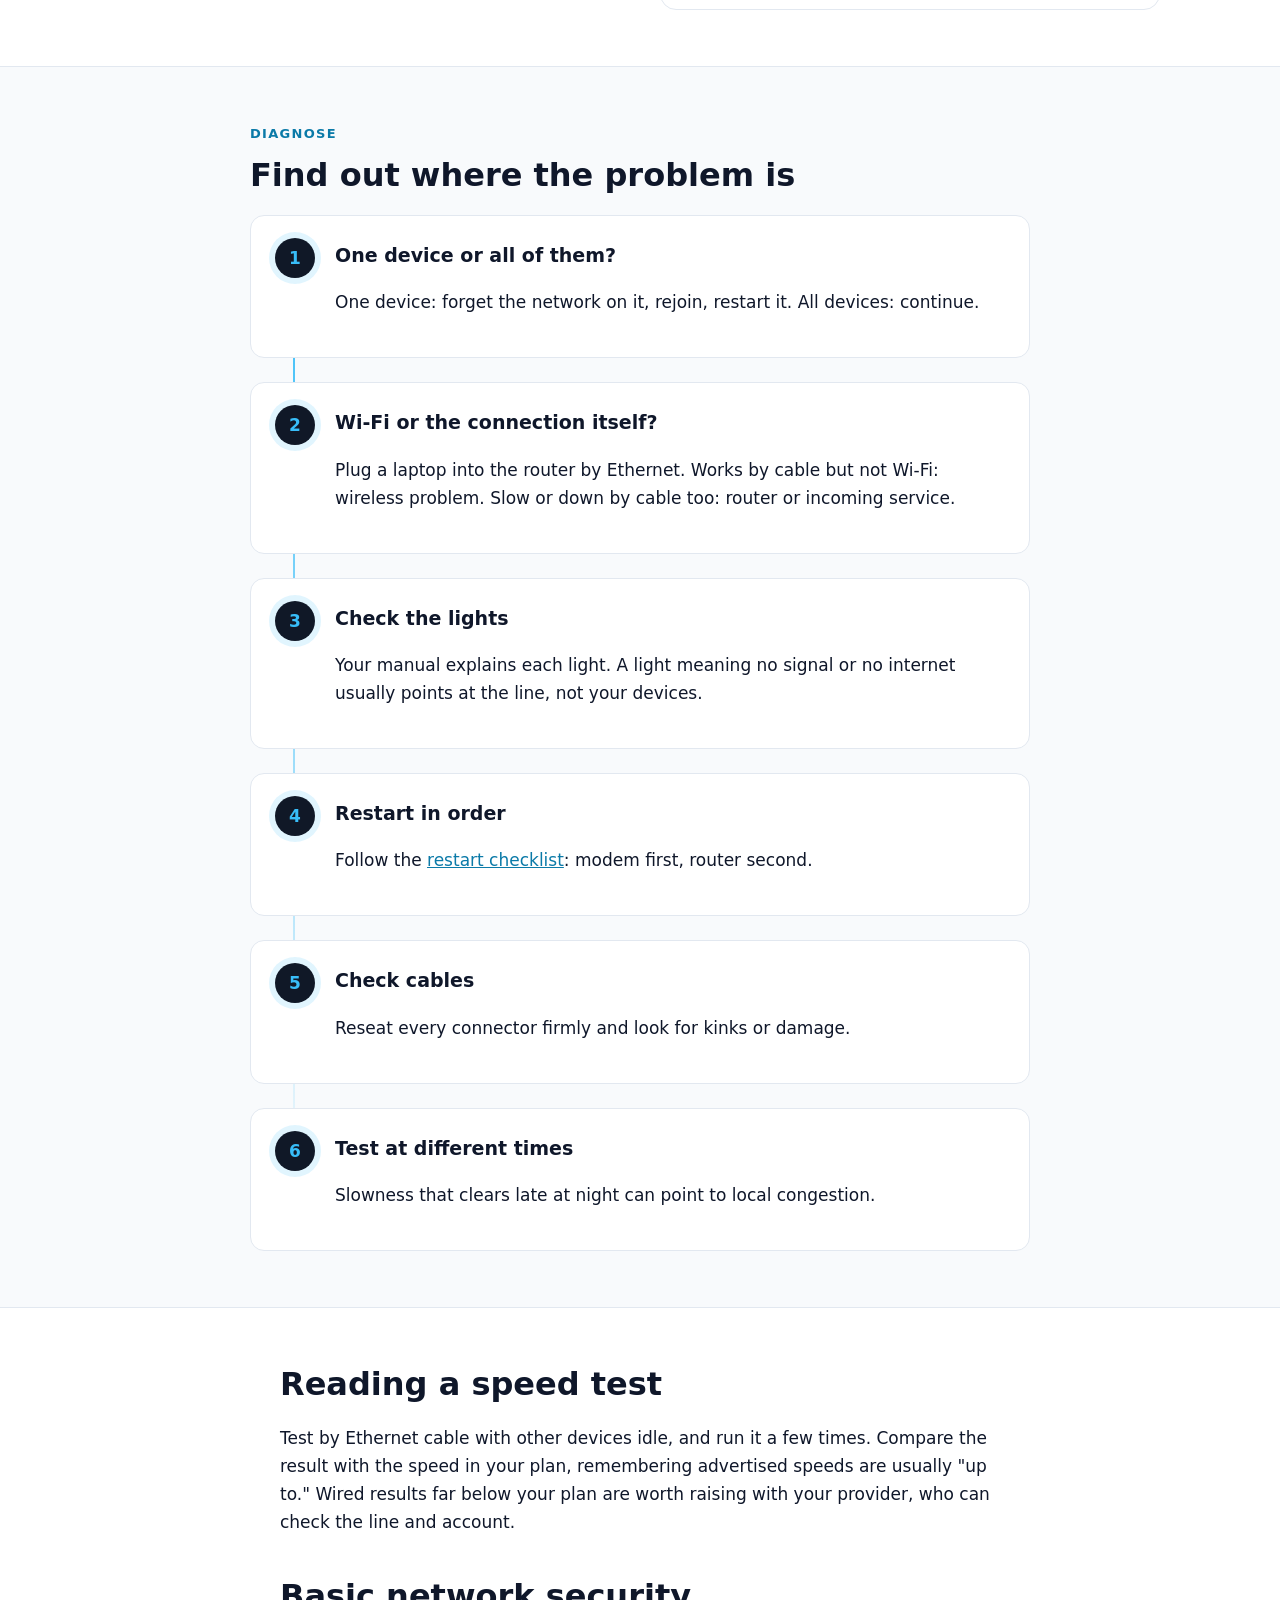
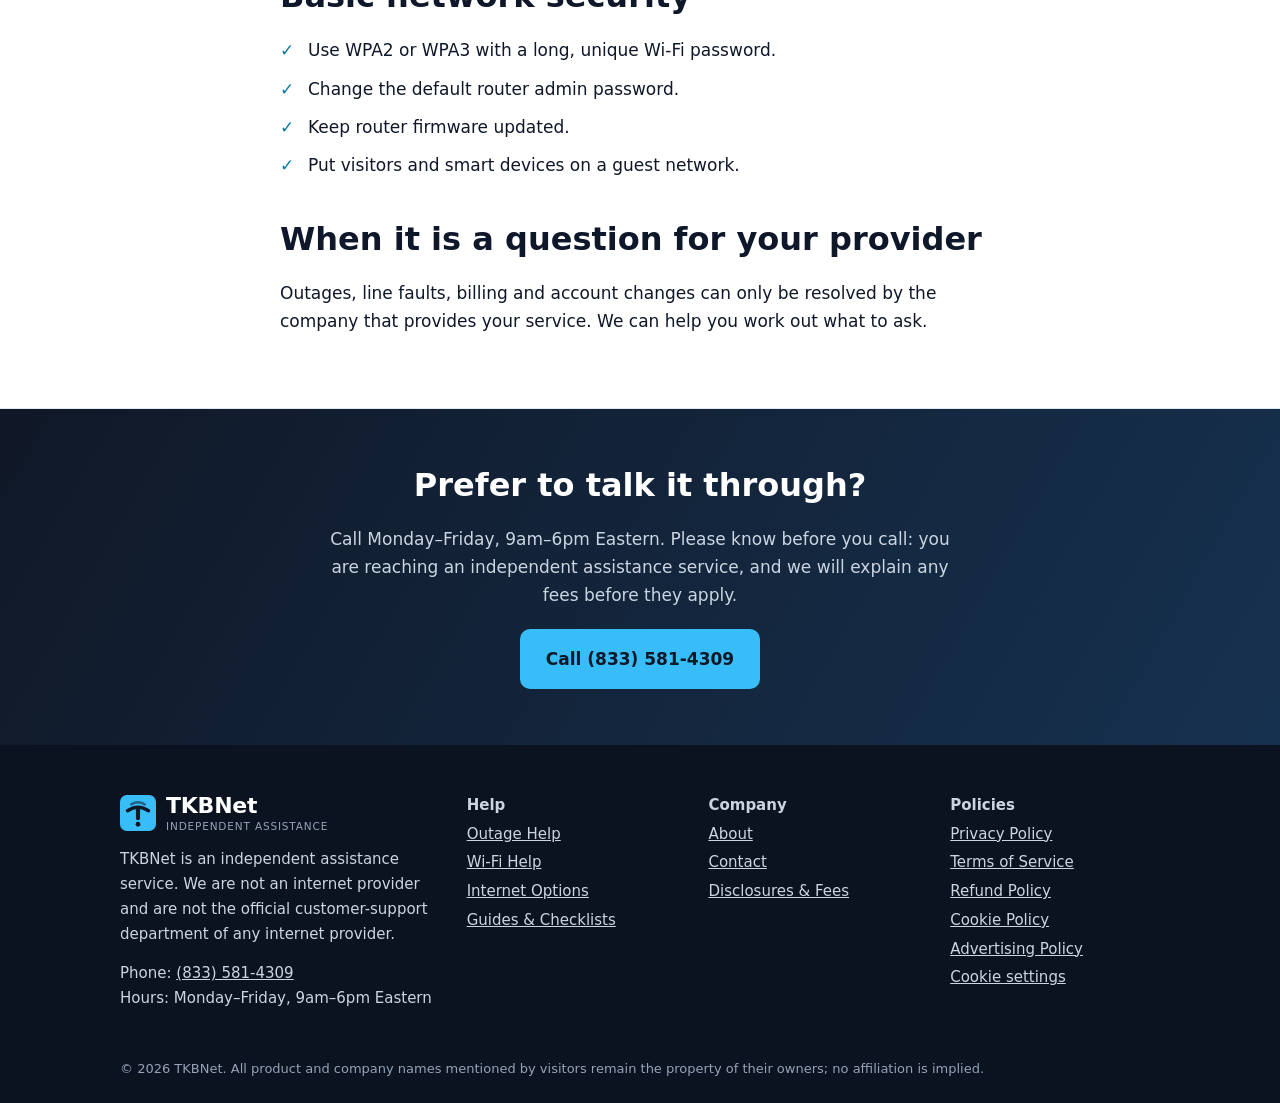
<file: connectivity-help/index.html>
<!doctype html>
<html lang="en">
<head>
<meta charset="utf-8">
<meta name="viewport" content="width=device-width, initial-scale=1">
<title>Wi-Fi Help: Basics & Troubleshooting | TKBNet</title>
<meta name="description" content="Plain-language Wi-Fi basics, router placement tips and step-by-step troubleshooting for dropped, slow or offline home connections.">
<meta name="robots" content="index,follow,max-image-preview:large,max-snippet:-1">
<link rel="canonical" href="https://tkbnet.support/connectivity-help/">
<meta name="theme-color" content="#101827">
<meta name="format-detection" content="telephone=yes">
<meta property="og:site_name" content="TKBNet">
<meta property="og:locale" content="en_US">
<meta property="og:type" content="website">
<meta property="og:title" content="Wi-Fi Help: Basics & Troubleshooting | TKBNet">
<meta property="og:description" content="Plain-language Wi-Fi basics, router placement tips and step-by-step troubleshooting for dropped, slow or offline home connections.">
<meta property="og:url" content="https://tkbnet.support/connectivity-help/">
<meta property="og:image" content="https://tkbnet.support/assets/og-image.png">
<meta property="og:image:width" content="1200">
<meta property="og:image:height" content="630">
<meta property="og:image:alt" content="TKBNet: independent internet and Wi-Fi outage support across the USA">
<meta name="twitter:card" content="summary_large_image">
<meta name="twitter:title" content="Wi-Fi Help: Basics & Troubleshooting | TKBNet">
<meta name="twitter:description" content="Plain-language Wi-Fi basics, router placement tips and step-by-step troubleshooting for dropped, slow or offline home connections.">
<meta name="twitter:image" content="https://tkbnet.support/assets/og-image.png">
<link rel="icon" href="/assets/favicon.svg" type="image/svg+xml">
<link rel="icon" href="/assets/icon-192.png" sizes="192x192" type="image/png">
<link rel="apple-touch-icon" href="/assets/apple-touch-icon.png">
<link rel="manifest" href="/manifest.webmanifest">
<script type="application/ld+json">{"@context": "https://schema.org", "@graph": [{"@type": "Organization", "@id": "https://tkbnet.support/#org", "name": "TKBNet", "url": "https://tkbnet.support/", "logo": "https://tkbnet.support/assets/logo-light.svg", "description": "Independent phone support for internet and Wi-Fi outages and home-network equipment across the United States.", "areaServed": "US", "contactPoint": [{"@type": "ContactPoint", "contactType": "customer support", "telephone": "+18335814309", "areaServed": "US", "availableLanguage": "English"}]}, {"@type": "WebSite", "@id": "https://tkbnet.support/#site", "url": "https://tkbnet.support/", "name": "TKBNet", "publisher": {"@id": "https://tkbnet.support/#org"}, "inLanguage": "en-US"}, {"@type": "WebPage", "@id": "https://tkbnet.support/connectivity-help/#page", "url": "https://tkbnet.support/connectivity-help/", "name": "Wi-Fi Help: Basics & Troubleshooting | TKBNet", "description": "Plain-language Wi-Fi basics, router placement tips and step-by-step troubleshooting for dropped, slow or offline home connections.", "isPartOf": {"@id": "https://tkbnet.support/#site"}, "about": {"@id": "https://tkbnet.support/#org"}, "inLanguage": "en-US", "dateModified": "2026-10-28"}, {"@type": "BreadcrumbList", "itemListElement": [{"@type": "ListItem", "position": 1, "name": "Home", "item": "https://tkbnet.support/"}, {"@type": "ListItem", "position": 2, "name": "Connectivity Help", "item": "https://tkbnet.support/connectivity-help/"}]}]}</script>
<script>document.documentElement.classList.add('js')</script>
<script>
window.dataLayer=window.dataLayer||[];function gtag(){dataLayer.push(arguments);}
gtag('consent','default',{ad_storage:'denied',ad_user_data:'denied',ad_personalization:'denied',analytics_storage:'denied',wait_for_update:500});
try{var _c=JSON.parse(localStorage.getItem('tkb-consent')||'null');if(_c){var _a=_c.advertising?'granted':'denied',_n=_c.analytics?'granted':'denied';gtag('consent','update',{ad_storage:_a,ad_user_data:_a,ad_personalization:_a,analytics_storage:_n});}}catch(e){}
gtag('js',new Date());gtag('config','AW-18492988888');
</script>
<script async src="https://www.googletagmanager.com/gtag/js?id=AW-18492988888"></script>
<link rel="stylesheet" href="/assets/style.css">
</head>
<body>
<a class="skip" href="#main">Skip to content</a>
<div class="banner" role="note">TKBNet is an independent assistance service. We are not an internet provider and are not the official customer-support department of any internet provider. <a href="/disclosures/">Read our disclosures</a></div>
<header class="site-header">
  <div class="wrap bar">
    <a class="logo" href="/" aria-label="TKBNet home"><svg class="mark" viewBox="0 0 48 48" aria-hidden="true" focusable="false"><rect width="48" height="48" rx="13" fill="#38BDF8"/><path d="M15 12.5Q24 7 33 12.5" fill="none" stroke="#101827" stroke-width="3.2" stroke-linecap="round" opacity=".55"/><path d="M10 21Q24 11.5 38 21" fill="none" stroke="#101827" stroke-width="4.5" stroke-linecap="round"/><path d="M24 20v11" stroke="#101827" stroke-width="5.5" stroke-linecap="round"/><circle cx="24" cy="39" r="3.2" fill="#101827"/></svg><span class="lt"><b>TKBNet</b><small>Independent Assistance</small></span></a>
    <button class="menu-btn" aria-expanded="false" aria-controls="nav" aria-label="Toggle menu"><span class="bars" aria-hidden="true"><i></i><i></i><i></i></span><span class="mt">Menu</span></button>
    <nav id="nav" aria-label="Main"><a href="/internet-outage-help/">Outage Help</a><a href="/connectivity-help/" aria-current="page">Wi-Fi Help</a><a href="/internet-options/">Internet Options</a><a href="/internet-guides/">Guides</a><a href="/about/">About</a><a href="/contact/">Contact</a><a class="btn btn-sm" href="tel:+18335814309">Call (833) 581-4309</a></nav>
  </div>
</header>
<main id="main">
<section class="pagehead"><span class="orb o1"></span><span class="orb o2"></span><span class="dots"></span><div class="wrap"><p class="eyebrow">Help</p><h1>Wi-Fi &amp; Connectivity Help</h1><p class="lead">Wi-Fi basics and a practical order of operations for when your connection is down, slow or unreliable.</p></div></section>
<div class="marquee" aria-hidden="true"><div class="track"><span>Modem vs router</span><span>2.4 vs 5 GHz</span><span>Placement</span><span>Diagnosis</span><span>Speed tests</span><span>Security</span><span>Modem vs router</span><span>2.4 vs 5 GHz</span><span>Placement</span><span>Diagnosis</span><span>Speed tests</span><span>Security</span></div></div>
<section class="section"><div class="wrap">
  <div class="reveal " style="--d:0ms"><p class="eyebrow dark">The basics</p><h2 id="basics">Wi-Fi in two minutes</h2></div>
  <div class="cards three">
    <article class="reveal card tilt" style="--d:0ms"><span class="icon-badge"><svg class="ic" viewBox="0 0 24 24" fill="none" stroke="currentColor" stroke-width="1.8" stroke-linecap="round" stroke-linejoin="round" aria-hidden="true"><rect x="3" y="14" width="18" height="6" rx="2"/><path d="M7 14V8M17 14V6M7 17h.01M11 17h.01"/></svg></span><h3>Modem</h3><p>Connects to your service line and brings internet into your home. On fiber this is an optical terminal.</p></article>
    <article class="reveal card tilt" style="--d:90ms"><span class="icon-badge"><svg class="ic" viewBox="0 0 24 24" fill="none" stroke="currentColor" stroke-width="1.8" stroke-linecap="round" stroke-linejoin="round" aria-hidden="true"><path d="M2 9a15 15 0 0 1 20 0M5 12.5a10.5 10.5 0 0 1 14 0M8.5 16a5.5 5.5 0 0 1 7 0"/><circle cx="12" cy="19.5" r="1.3" fill="currentColor"/></svg></span><h3>Router</h3><p>Creates your home network and shares the connection by Wi-Fi or cable. Many homes have a combined unit.</p></article>
    <article class="reveal card tilt" style="--d:180ms"><span class="icon-badge"><svg class="ic" viewBox="0 0 24 24" fill="none" stroke="currentColor" stroke-width="1.8" stroke-linecap="round" stroke-linejoin="round" aria-hidden="true"><rect x="3" y="5" width="14" height="10" rx="1.5"/><path d="M8 19h4M10 15v4"/><rect x="18" y="9" width="3.5" height="9" rx="1"/></svg></span><h3>Your devices</h3><p>Phones, laptops and TVs all share the router&rsquo;s capacity. More devices means less for each.</p></article>
  </div>
  <div class="table-wrap reveal" style="margin-top:28px"><table>
  <thead><tr><th>Wi-Fi band</th><th>Range</th><th>Speed</th><th>Best for</th></tr></thead>
  <tbody><tr><td>2.4 GHz</td><td>Longest</td><td>Lower</td><td>Far rooms, smart-home gear, basic browsing</td></tr>
  <tr><td>5 GHz</td><td>Medium</td><td>High</td><td>Streaming, video calls, gaming</td></tr>
  <tr><td>6 GHz (Wi-Fi 6E/7)</td><td>Shortest</td><td>Highest</td><td>Close-range, high-demand devices</td></tr></tbody></table></div>
</div></section>

<section class="section alt"><div class="wrap two">
  <div class="prose"><div class="reveal " style="--d:0ms"><h2 id="placement">Router placement</h2><ul class="ticks"><li>Place it <strong>high and central</strong>, in the open, not inside a cabinet or behind a TV.</li><li>Keep it away from microwaves, cordless-phone bases, baby monitors, mirrors and big metal objects.</li><li>Orient external antennas one vertical, one horizontal.</li><li>For weak rooms, add a wired access point or mesh node about halfway.</li></ul></div></div>
  <div class="floorplan reveal" aria-hidden="true">
    <svg viewBox="0 0 320 240"><rect x="8" y="8" width="304" height="224" rx="12" fill="none" stroke="#94a3b8" stroke-width="2"/><path d="M110 8v110M110 118h202M210 118v114M8 150h102" stroke="#94a3b8" stroke-width="2" fill="none"/>
    <circle cx="160" cy="118" r="30" class="sig s1"/><circle cx="160" cy="118" r="60" class="sig s2"/><circle cx="160" cy="118" r="90" class="sig s3"/>
    <circle cx="160" cy="118" r="8" fill="#38BDF8"/><text x="170" y="112" font-size="12" fill="#0f172a">Router</text>
    <text x="24" y="40" font-size="12" fill="#64748b">Weak</text><text x="228" y="40" font-size="12" fill="#64748b">Weaker</text><text x="140" y="190" font-size="12" fill="#0b7aa8">Strong</text></svg>
  </div>
</div></section>

<section class="section"><div class="wrap narrow">
  <div class="reveal " style="--d:0ms"><p class="eyebrow dark">Diagnose</p><h2 id="diagnose">Find out where the problem is</h2></div>
  <ol class="timeline vertical">
    <li class="reveal " style="--d:0ms"><span class="num">1</span><h3>One device or all of them?</h3><p>One device: forget the network on it, rejoin, restart it. All devices: continue.</p></li><li class="reveal " style="--d:70ms"><span class="num">2</span><h3>Wi-Fi or the connection itself?</h3><p>Plug a laptop into the router by Ethernet. Works by cable but not Wi-Fi: wireless problem. Slow or down by cable too: router or incoming service.</p></li><li class="reveal " style="--d:140ms"><span class="num">3</span><h3>Check the lights</h3><p>Your manual explains each light. A light meaning no signal or no internet usually points at the line, not your devices.</p></li><li class="reveal " style="--d:210ms"><span class="num">4</span><h3>Restart in order</h3><p>Follow the <a href="/internet-guides/#restart">restart checklist</a>: modem first, router second.</p></li><li class="reveal " style="--d:280ms"><span class="num">5</span><h3>Check cables</h3><p>Reseat every connector firmly and look for kinks or damage.</p></li><li class="reveal " style="--d:350ms"><span class="num">6</span><h3>Test at different times</h3><p>Slowness that clears late at night can point to local congestion.</p></li>
  </ol>
</div></section>

<section class="section alt"><div class="wrap prose">
  <div class="reveal " style="--d:0ms"><h2 id="speed">Reading a speed test</h2><p>Test by Ethernet cable with other devices idle, and run it a few times. Compare the result with the speed in your plan, remembering advertised speeds are usually "up to." Wired results far below your plan are worth raising with your provider, who can check the line and account.</p><h2 id="security">Basic network security</h2><ul class="ticks"><li>Use WPA2 or WPA3 with a long, unique Wi-Fi password.</li><li>Change the default router admin password.</li><li>Keep router firmware updated.</li><li>Put visitors and smart devices on a guest network.</li></ul><h2 id="provider">When it is a question for your provider</h2><p>Outages, line faults, billing and account changes can only be resolved by the company that provides your service. We can help you work out what to ask.</p></div>
</div></section>
<section class="band"><div class="wrap center">
<h2>Prefer to talk it through?</h2>
<p>Call Monday–Friday, 9am–6pm Eastern. Please know before you call: you are reaching an independent assistance service, and we will explain any fees before they apply.</p>
<a class="btn" href="tel:+18335814309">Call (833) 581-4309</a>
</div></section>

</main>
<footer class="site-footer">
  <div class="wrap cols">
    <div>
      <a class="logo foot-logo" href="/" aria-label="TKBNet home"><svg class="mark" viewBox="0 0 48 48" aria-hidden="true" focusable="false"><rect width="48" height="48" rx="13" fill="#38BDF8"/><path d="M15 12.5Q24 7 33 12.5" fill="none" stroke="#101827" stroke-width="3.2" stroke-linecap="round" opacity=".55"/><path d="M10 21Q24 11.5 38 21" fill="none" stroke="#101827" stroke-width="4.5" stroke-linecap="round"/><path d="M24 20v11" stroke="#101827" stroke-width="5.5" stroke-linecap="round"/><circle cx="24" cy="39" r="3.2" fill="#101827"/></svg><span class="lt"><b>TKBNet</b><small>Independent Assistance</small></span></a>
      <p>TKBNet is an independent assistance service. We are not an internet provider and are not the official customer-support department of any internet provider.</p>
      <p>Phone: <a href="tel:+18335814309">(833) 581-4309</a><br>Hours: Monday–Friday, 9am–6pm Eastern</p>
    </div>
    <div>
      <strong>Help</strong>
      <a href="/internet-outage-help/">Outage Help</a>
      <a href="/connectivity-help/">Wi-Fi Help</a>
      <a href="/internet-options/">Internet Options</a>
      <a href="/internet-guides/">Guides &amp; Checklists</a>
    </div>
    <div>
      <strong>Company</strong>
      <a href="/about/">About</a>
      <a href="/contact/">Contact</a>
      <a href="/disclosures/">Disclosures &amp; Fees</a>
    </div>
    <div>
      <strong>Policies</strong>
      <a href="/privacy/">Privacy Policy</a>
      <a href="/terms/">Terms of Service</a>
      <a href="/refund-policy/">Refund Policy</a>
      <a href="/cookie-policy/">Cookie Policy</a>
      <a href="/advertising-policy/">Advertising Policy</a>
      <a href="#" data-cookie-settings>Cookie settings</a>
    </div>
  </div>
  <div class="wrap fine">&copy; 2026 TKBNet. All product and company names mentioned by visitors remain the property of their owners; no affiliation is implied.</div>
</footer>
<a class="call-bar" href="tel:+18335814309"><span class="ring" aria-hidden="true"></span>Call TKBNet &middot; (833) 581-4309</a>
<div class="popup" id="popup" hidden>
  <div class="pop-card" role="dialog" aria-modal="true" aria-labelledby="pop-t" aria-describedby="pop-d">
    <button class="pop-x" type="button" aria-label="Close">&times;</button>
    <div class="pop-art" aria-hidden="true"><svg class="mark" viewBox="0 0 48 48" aria-hidden="true" focusable="false"><rect width="48" height="48" rx="13" fill="#38BDF8"/><path d="M15 12.5Q24 7 33 12.5" fill="none" stroke="#101827" stroke-width="3.2" stroke-linecap="round" opacity=".55"/><path d="M10 21Q24 11.5 38 21" fill="none" stroke="#101827" stroke-width="4.5" stroke-linecap="round"/><path d="M24 20v11" stroke="#101827" stroke-width="5.5" stroke-linecap="round"/><circle cx="24" cy="39" r="3.2" fill="#101827"/></svg></div>
    <p class="eyebrow dark">Independent outage support</p>
    <h2 id="pop-t">Internet or Wi-Fi down right now?</h2>
    <p id="pop-d">Talk to a TKBNet technician anywhere in the USA. We help you tell an outage from an equipment problem and tell you what to do next. Fees are explained first, and you can hang up at no charge before agreeing to anything.</p>
    <a class="btn pulse" href="tel:+18335814309">Call (833) 581-4309</a>
    <a class="pop-alt" href="/internet-outage-help/">Try our free outage triage first</a>
    <small>TKBNet is an independent assistance service. We are not an internet provider and are not the official customer-support department of any internet provider.</small>
  </div>
</div>
<div class="cookie" id="cookie" role="dialog" aria-label="Cookie preferences" hidden>
  <strong>Your privacy choices</strong>
  <p>We use only essential storage by default. Optional analytics and advertising measurement run only if you allow them. See our <a href="/cookie-policy/">Cookie Policy</a>.</p>
  <div class="cookie-opts" id="cookie-opts" hidden>
    <label><input type="checkbox" checked disabled> Essential (always on)</label>
    <label><input type="checkbox" id="c-an"> Analytics</label>
    <label><input type="checkbox" id="c-ad"> Advertising measurement</label>
  </div>
  <div class="cookie-btns"><button class="btn btn-sm" data-c="all">Accept all</button><button class="btn btn-sm btn-line" data-c="none">Essential only</button><button class="btn btn-sm btn-line" data-c="manage">Manage</button></div>
</div>
<script src="/assets/site.js" defer></script>
</body>
</html>
</file>
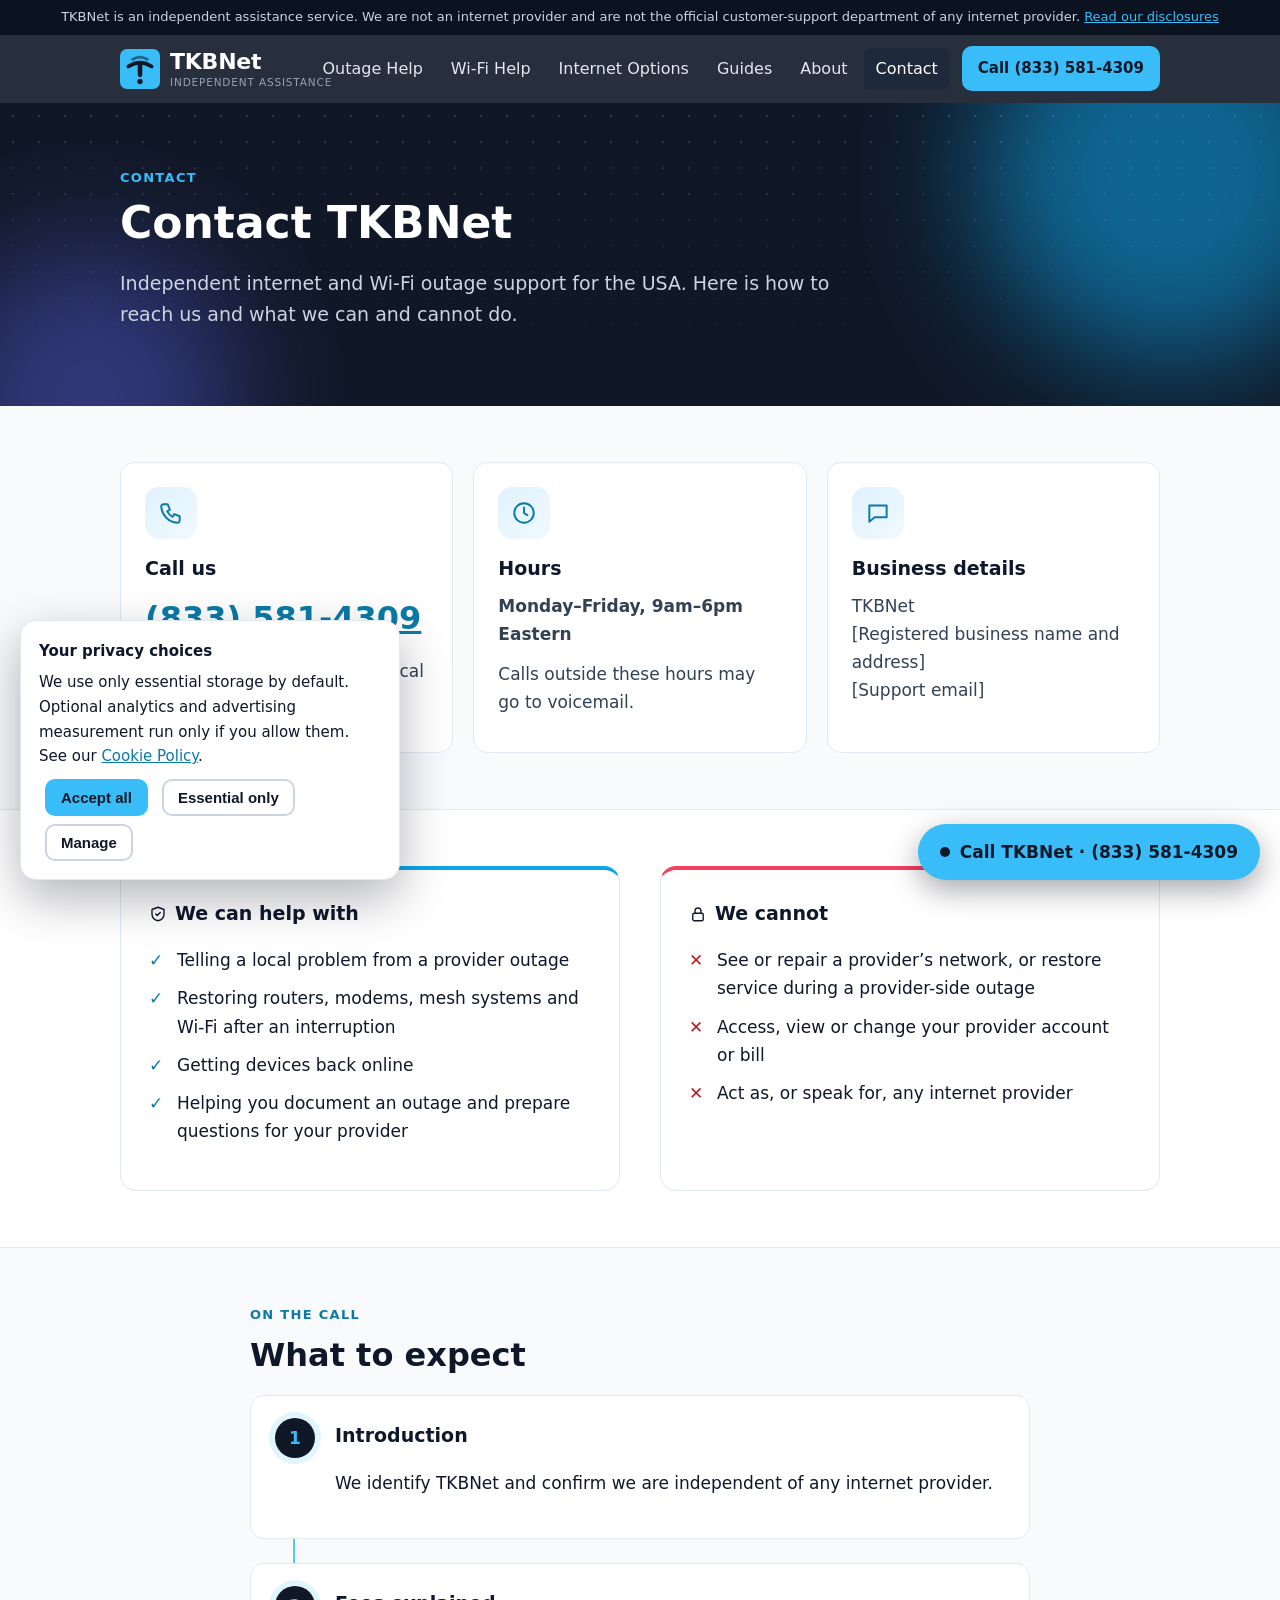
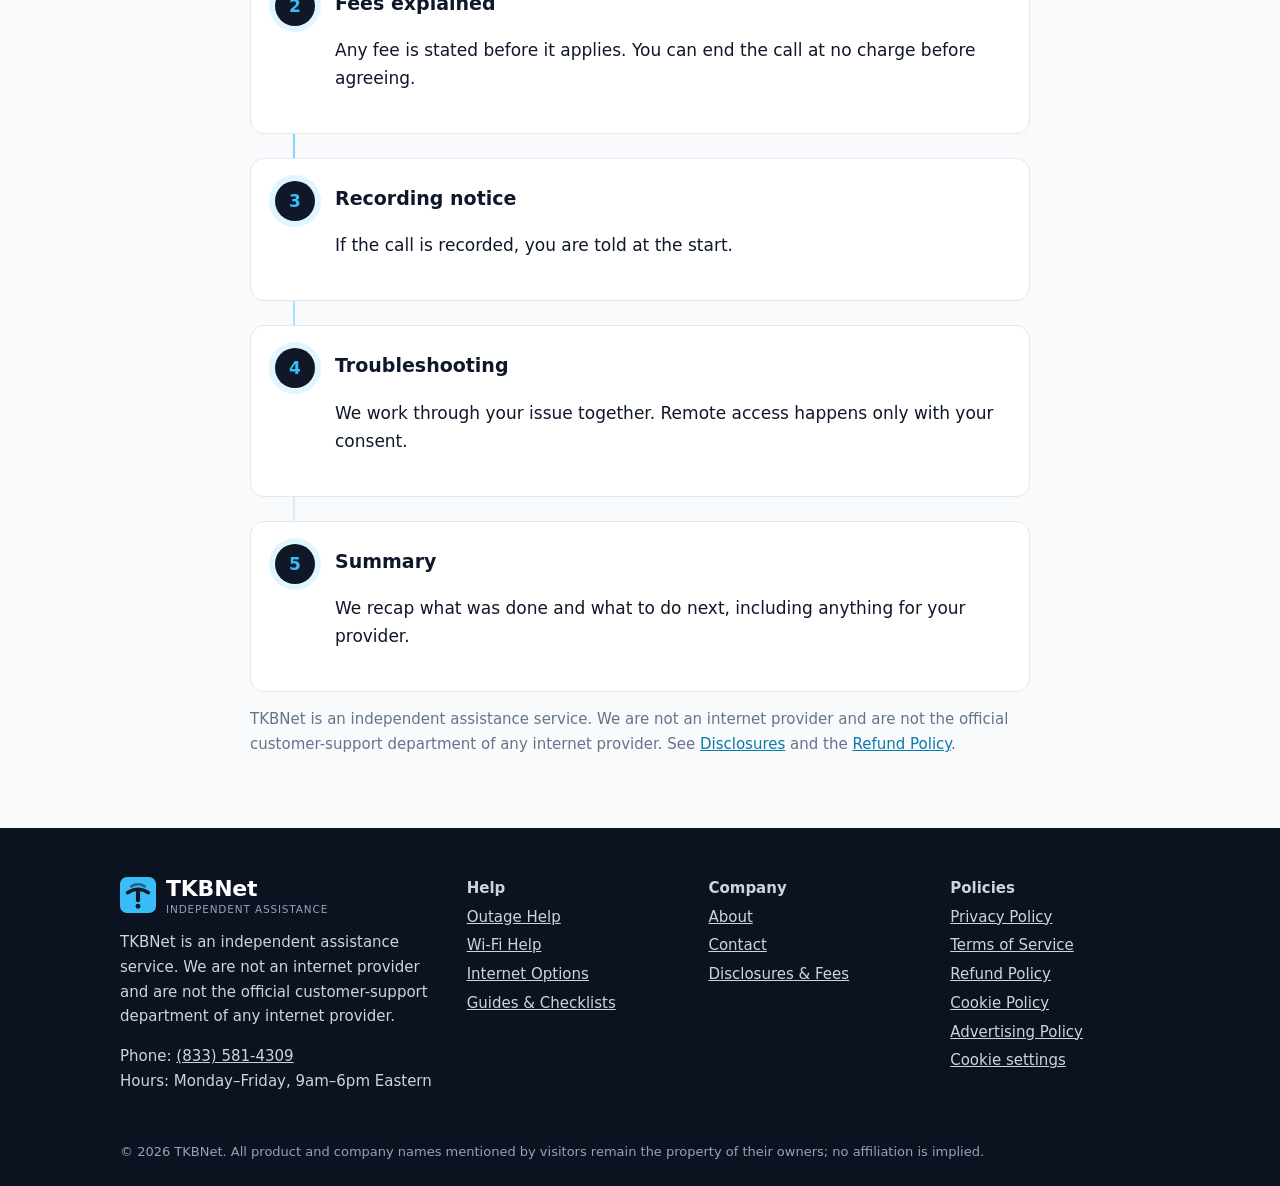
<file: contact/index.html>
<!doctype html>
<html lang="en">
<head>
<meta charset="utf-8">
<meta name="viewport" content="width=device-width, initial-scale=1">
<title>Contact TKBNet | Phone, Hours & What We Cover</title>
<meta name="description" content="Call TKBNet for independent internet and Wi-Fi outage support anywhere in the USA. Business phone, hours, service scope and what to expect on a call.">
<meta name="robots" content="index,follow,max-image-preview:large,max-snippet:-1">
<link rel="canonical" href="https://tkbnet.support/contact/">
<meta name="theme-color" content="#101827">
<meta name="format-detection" content="telephone=yes">
<meta property="og:site_name" content="TKBNet">
<meta property="og:locale" content="en_US">
<meta property="og:type" content="website">
<meta property="og:title" content="Contact TKBNet | Phone, Hours & What We Cover">
<meta property="og:description" content="Call TKBNet for independent internet and Wi-Fi outage support anywhere in the USA. Business phone, hours, service scope and what to expect on a call.">
<meta property="og:url" content="https://tkbnet.support/contact/">
<meta property="og:image" content="https://tkbnet.support/assets/og-image.png">
<meta property="og:image:width" content="1200">
<meta property="og:image:height" content="630">
<meta property="og:image:alt" content="TKBNet: independent internet and Wi-Fi outage support across the USA">
<meta name="twitter:card" content="summary_large_image">
<meta name="twitter:title" content="Contact TKBNet | Phone, Hours & What We Cover">
<meta name="twitter:description" content="Call TKBNet for independent internet and Wi-Fi outage support anywhere in the USA. Business phone, hours, service scope and what to expect on a call.">
<meta name="twitter:image" content="https://tkbnet.support/assets/og-image.png">
<link rel="icon" href="/assets/favicon.svg" type="image/svg+xml">
<link rel="icon" href="/assets/icon-192.png" sizes="192x192" type="image/png">
<link rel="apple-touch-icon" href="/assets/apple-touch-icon.png">
<link rel="manifest" href="/manifest.webmanifest">
<script type="application/ld+json">{"@context": "https://schema.org", "@graph": [{"@type": "Organization", "@id": "https://tkbnet.support/#org", "name": "TKBNet", "url": "https://tkbnet.support/", "logo": "https://tkbnet.support/assets/logo-light.svg", "description": "Independent phone support for internet and Wi-Fi outages and home-network equipment across the United States.", "areaServed": "US", "contactPoint": [{"@type": "ContactPoint", "contactType": "customer support", "telephone": "+18335814309", "areaServed": "US", "availableLanguage": "English"}]}, {"@type": "WebSite", "@id": "https://tkbnet.support/#site", "url": "https://tkbnet.support/", "name": "TKBNet", "publisher": {"@id": "https://tkbnet.support/#org"}, "inLanguage": "en-US"}, {"@type": "ContactPage", "@id": "https://tkbnet.support/contact/#page", "url": "https://tkbnet.support/contact/", "name": "Contact TKBNet | Phone, Hours & What We Cover", "description": "Call TKBNet for independent internet and Wi-Fi outage support anywhere in the USA. Business phone, hours, service scope and what to expect on a call.", "isPartOf": {"@id": "https://tkbnet.support/#site"}, "about": {"@id": "https://tkbnet.support/#org"}, "inLanguage": "en-US", "dateModified": "2026-10-28"}, {"@type": "BreadcrumbList", "itemListElement": [{"@type": "ListItem", "position": 1, "name": "Home", "item": "https://tkbnet.support/"}, {"@type": "ListItem", "position": 2, "name": "Contact", "item": "https://tkbnet.support/contact/"}]}]}</script>
<script>document.documentElement.classList.add('js')</script>
<script>
window.dataLayer=window.dataLayer||[];function gtag(){dataLayer.push(arguments);}
gtag('consent','default',{ad_storage:'denied',ad_user_data:'denied',ad_personalization:'denied',analytics_storage:'denied',wait_for_update:500});
try{var _c=JSON.parse(localStorage.getItem('tkb-consent')||'null');if(_c){var _a=_c.advertising?'granted':'denied',_n=_c.analytics?'granted':'denied';gtag('consent','update',{ad_storage:_a,ad_user_data:_a,ad_personalization:_a,analytics_storage:_n});}}catch(e){}
gtag('js',new Date());gtag('config','AW-18492988888');
</script>
<script async src="https://www.googletagmanager.com/gtag/js?id=AW-18492988888"></script>
<link rel="stylesheet" href="/assets/style.css">
</head>
<body>
<a class="skip" href="#main">Skip to content</a>
<div class="banner" role="note">TKBNet is an independent assistance service. We are not an internet provider and are not the official customer-support department of any internet provider. <a href="/disclosures/">Read our disclosures</a></div>
<header class="site-header">
  <div class="wrap bar">
    <a class="logo" href="/" aria-label="TKBNet home"><svg class="mark" viewBox="0 0 48 48" aria-hidden="true" focusable="false"><rect width="48" height="48" rx="13" fill="#38BDF8"/><path d="M15 12.5Q24 7 33 12.5" fill="none" stroke="#101827" stroke-width="3.2" stroke-linecap="round" opacity=".55"/><path d="M10 21Q24 11.5 38 21" fill="none" stroke="#101827" stroke-width="4.5" stroke-linecap="round"/><path d="M24 20v11" stroke="#101827" stroke-width="5.5" stroke-linecap="round"/><circle cx="24" cy="39" r="3.2" fill="#101827"/></svg><span class="lt"><b>TKBNet</b><small>Independent Assistance</small></span></a>
    <button class="menu-btn" aria-expanded="false" aria-controls="nav" aria-label="Toggle menu"><span class="bars" aria-hidden="true"><i></i><i></i><i></i></span><span class="mt">Menu</span></button>
    <nav id="nav" aria-label="Main"><a href="/internet-outage-help/">Outage Help</a><a href="/connectivity-help/">Wi-Fi Help</a><a href="/internet-options/">Internet Options</a><a href="/internet-guides/">Guides</a><a href="/about/">About</a><a href="/contact/" aria-current="page">Contact</a><a class="btn btn-sm" href="tel:+18335814309">Call (833) 581-4309</a></nav>
  </div>
</header>
<main id="main">
<section class="pagehead"><span class="orb o1"></span><span class="orb o2"></span><span class="dots"></span><div class="wrap"><p class="eyebrow">Contact</p><h1>Contact TKBNet</h1><p class="lead">Independent internet and Wi-Fi outage support for the USA. Here is how to reach us and what we can and cannot do.</p></div></section>
<section class="section"><div class="wrap">
  <div class="cards three">
    <article class="reveal card tilt" style="--d:0ms"><span class="icon-badge"><svg class="ic" viewBox="0 0 24 24" fill="none" stroke="currentColor" stroke-width="1.8" stroke-linecap="round" stroke-linejoin="round" aria-hidden="true"><path d="M5 4h4l2 5-2.5 1.5a11 11 0 0 0 5 5L15 13l5 2v4a2 2 0 0 1-2 2A16 16 0 0 1 3 6a2 2 0 0 1 2-2z"/></svg></span><h3>Call us</h3><p class="big"><a href="tel:+18335814309">(833) 581-4309</a></p><p>Business enquiries and technical support.</p></article>
    <article class="reveal card tilt" style="--d:90ms"><span class="icon-badge"><svg class="ic" viewBox="0 0 24 24" fill="none" stroke="currentColor" stroke-width="1.8" stroke-linecap="round" stroke-linejoin="round" aria-hidden="true"><circle cx="12" cy="12" r="9"/><path d="M12 7v5l3 2"/></svg></span><h3>Hours</h3><p><strong>Monday–Friday, 9am–6pm Eastern</strong></p><p>Calls outside these hours may go to voicemail.</p></article>
    <article class="reveal card tilt" style="--d:180ms"><span class="icon-badge"><svg class="ic" viewBox="0 0 24 24" fill="none" stroke="currentColor" stroke-width="1.8" stroke-linecap="round" stroke-linejoin="round" aria-hidden="true"><path d="M4 5h16v11H9l-5 4z"/></svg></span><h3>Business details</h3><p>TKBNet<br>[Registered business name and address]<br>[Support email]</p></article>
  </div>
</div></section>
<section class="section alt"><div class="wrap two">
  <div class="reveal " style="--d:0ms"><div class="split-card good"><h3><svg class="ic sm" viewBox="0 0 24 24" fill="none" stroke="currentColor" stroke-width="1.8" stroke-linecap="round" stroke-linejoin="round" aria-hidden="true"><path d="M12 3l8 3v6c0 5-3.5 8-8 9-4.5-1-8-4-8-9V6z"/><path d="M9 12l2 2 4-4"/></svg> We can help with</h3><ul class="ticks"><li>Telling a local problem from a provider outage</li><li>Restoring routers, modems, mesh systems and Wi-Fi after an interruption</li><li>Getting devices back online</li><li>Helping you document an outage and prepare questions for your provider</li></ul></div></div>
  <div class="reveal " style="--d:120ms"><div class="split-card bad"><h3><svg class="ic sm" viewBox="0 0 24 24" fill="none" stroke="currentColor" stroke-width="1.8" stroke-linecap="round" stroke-linejoin="round" aria-hidden="true"><rect x="5" y="11" width="14" height="10" rx="2"/><path d="M8 11V8a4 4 0 0 1 8 0v3"/></svg> We cannot</h3><ul class="cross"><li>See or repair a provider&rsquo;s network, or restore service during a provider-side outage</li><li>Access, view or change your provider account or bill</li><li>Act as, or speak for, any internet provider</li></ul></div></div>
</div></section>
<section class="section"><div class="wrap narrow">
  <div class="reveal " style="--d:0ms"><p class="eyebrow dark">On the call</p><h2>What to expect</h2></div>
  <ol class="timeline vertical">
    <li class="reveal " style="--d:0ms"><span class="num">1</span><h3>Introduction</h3><p>We identify TKBNet and confirm we are independent of any internet provider.</p></li><li class="reveal " style="--d:70ms"><span class="num">2</span><h3>Fees explained</h3><p>Any fee is stated before it applies. You can end the call at no charge before agreeing.</p></li><li class="reveal " style="--d:140ms"><span class="num">3</span><h3>Recording notice</h3><p>If the call is recorded, you are told at the start.</p></li><li class="reveal " style="--d:210ms"><span class="num">4</span><h3>Troubleshooting</h3><p>We work through your issue together. Remote access happens only with your consent.</p></li><li class="reveal " style="--d:280ms"><span class="num">5</span><h3>Summary</h3><p>We recap what was done and what to do next, including anything for your provider.</p></li>
  </ol>
  <p class="muted">TKBNet is an independent assistance service. We are not an internet provider and are not the official customer-support department of any internet provider. See <a href="/disclosures/">Disclosures</a> and the <a href="/refund-policy/">Refund Policy</a>.</p>
</div></section>

</main>
<footer class="site-footer">
  <div class="wrap cols">
    <div>
      <a class="logo foot-logo" href="/" aria-label="TKBNet home"><svg class="mark" viewBox="0 0 48 48" aria-hidden="true" focusable="false"><rect width="48" height="48" rx="13" fill="#38BDF8"/><path d="M15 12.5Q24 7 33 12.5" fill="none" stroke="#101827" stroke-width="3.2" stroke-linecap="round" opacity=".55"/><path d="M10 21Q24 11.5 38 21" fill="none" stroke="#101827" stroke-width="4.5" stroke-linecap="round"/><path d="M24 20v11" stroke="#101827" stroke-width="5.5" stroke-linecap="round"/><circle cx="24" cy="39" r="3.2" fill="#101827"/></svg><span class="lt"><b>TKBNet</b><small>Independent Assistance</small></span></a>
      <p>TKBNet is an independent assistance service. We are not an internet provider and are not the official customer-support department of any internet provider.</p>
      <p>Phone: <a href="tel:+18335814309">(833) 581-4309</a><br>Hours: Monday–Friday, 9am–6pm Eastern</p>
    </div>
    <div>
      <strong>Help</strong>
      <a href="/internet-outage-help/">Outage Help</a>
      <a href="/connectivity-help/">Wi-Fi Help</a>
      <a href="/internet-options/">Internet Options</a>
      <a href="/internet-guides/">Guides &amp; Checklists</a>
    </div>
    <div>
      <strong>Company</strong>
      <a href="/about/">About</a>
      <a href="/contact/">Contact</a>
      <a href="/disclosures/">Disclosures &amp; Fees</a>
    </div>
    <div>
      <strong>Policies</strong>
      <a href="/privacy/">Privacy Policy</a>
      <a href="/terms/">Terms of Service</a>
      <a href="/refund-policy/">Refund Policy</a>
      <a href="/cookie-policy/">Cookie Policy</a>
      <a href="/advertising-policy/">Advertising Policy</a>
      <a href="#" data-cookie-settings>Cookie settings</a>
    </div>
  </div>
  <div class="wrap fine">&copy; 2026 TKBNet. All product and company names mentioned by visitors remain the property of their owners; no affiliation is implied.</div>
</footer>
<a class="call-bar" href="tel:+18335814309"><span class="ring" aria-hidden="true"></span>Call TKBNet &middot; (833) 581-4309</a>
<div class="popup" id="popup" hidden>
  <div class="pop-card" role="dialog" aria-modal="true" aria-labelledby="pop-t" aria-describedby="pop-d">
    <button class="pop-x" type="button" aria-label="Close">&times;</button>
    <div class="pop-art" aria-hidden="true"><svg class="mark" viewBox="0 0 48 48" aria-hidden="true" focusable="false"><rect width="48" height="48" rx="13" fill="#38BDF8"/><path d="M15 12.5Q24 7 33 12.5" fill="none" stroke="#101827" stroke-width="3.2" stroke-linecap="round" opacity=".55"/><path d="M10 21Q24 11.5 38 21" fill="none" stroke="#101827" stroke-width="4.5" stroke-linecap="round"/><path d="M24 20v11" stroke="#101827" stroke-width="5.5" stroke-linecap="round"/><circle cx="24" cy="39" r="3.2" fill="#101827"/></svg></div>
    <p class="eyebrow dark">Independent outage support</p>
    <h2 id="pop-t">Internet or Wi-Fi down right now?</h2>
    <p id="pop-d">Talk to a TKBNet technician anywhere in the USA. We help you tell an outage from an equipment problem and tell you what to do next. Fees are explained first, and you can hang up at no charge before agreeing to anything.</p>
    <a class="btn pulse" href="tel:+18335814309">Call (833) 581-4309</a>
    <a class="pop-alt" href="/internet-outage-help/">Try our free outage triage first</a>
    <small>TKBNet is an independent assistance service. We are not an internet provider and are not the official customer-support department of any internet provider.</small>
  </div>
</div>
<div class="cookie" id="cookie" role="dialog" aria-label="Cookie preferences" hidden>
  <strong>Your privacy choices</strong>
  <p>We use only essential storage by default. Optional analytics and advertising measurement run only if you allow them. See our <a href="/cookie-policy/">Cookie Policy</a>.</p>
  <div class="cookie-opts" id="cookie-opts" hidden>
    <label><input type="checkbox" checked disabled> Essential (always on)</label>
    <label><input type="checkbox" id="c-an"> Analytics</label>
    <label><input type="checkbox" id="c-ad"> Advertising measurement</label>
  </div>
  <div class="cookie-btns"><button class="btn btn-sm" data-c="all">Accept all</button><button class="btn btn-sm btn-line" data-c="none">Essential only</button><button class="btn btn-sm btn-line" data-c="manage">Manage</button></div>
</div>
<script src="/assets/site.js" defer></script>
</body>
</html>
</file>
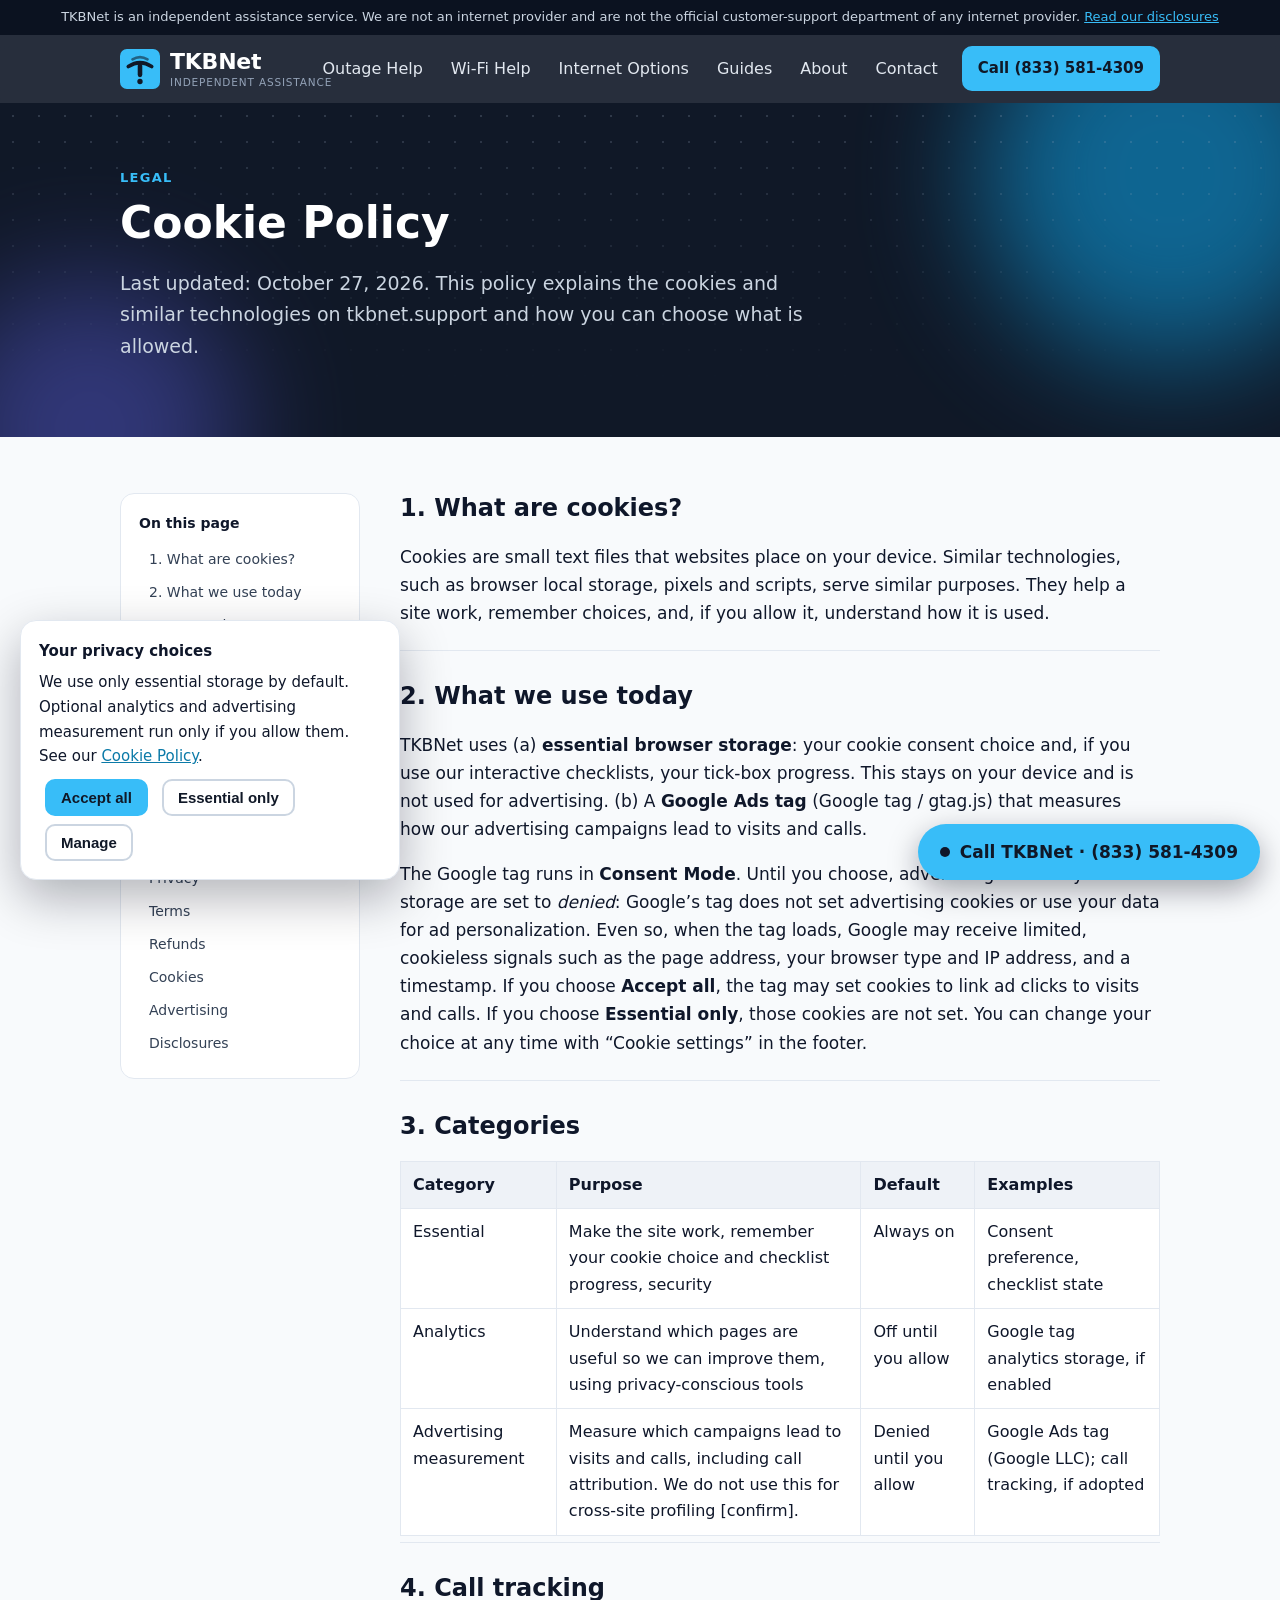
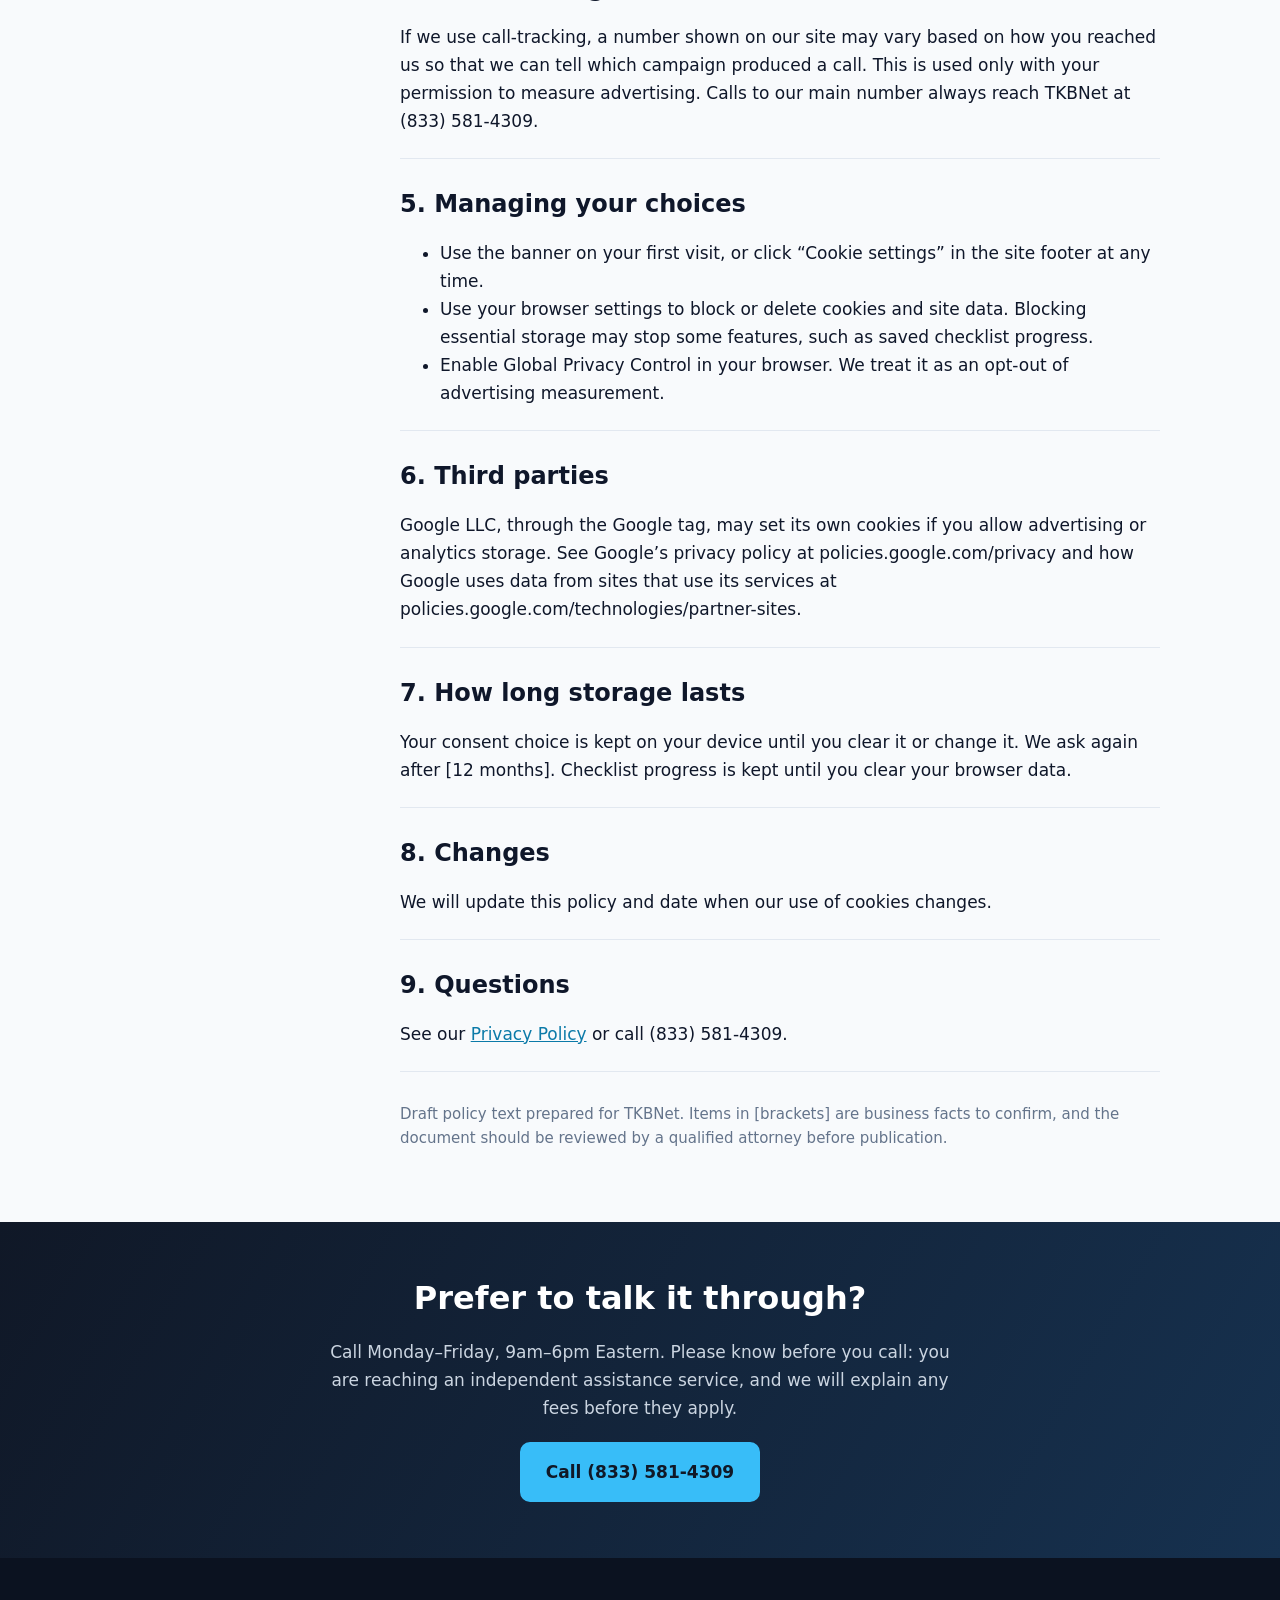
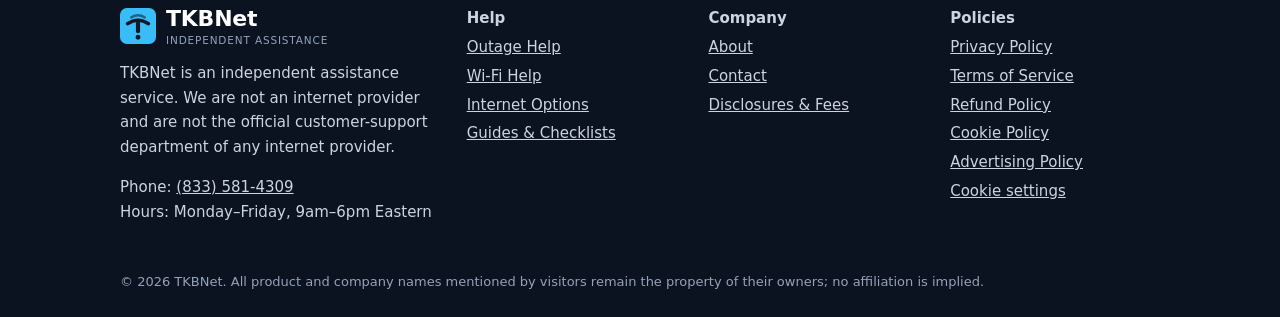
<file: cookie-policy/index.html>
<!doctype html>
<html lang="en">
<head>
<meta charset="utf-8">
<meta name="viewport" content="width=device-width, initial-scale=1">
<title>Cookie Policy | TKBNet Independent Support</title>
<meta name="description" content="How TKBNet uses cookies, local storage and similar technologies, what each is for, and how to control them.">
<meta name="robots" content="index,follow,max-image-preview:large,max-snippet:-1">
<link rel="canonical" href="https://tkbnet.support/cookie-policy/">
<meta name="theme-color" content="#101827">
<meta name="format-detection" content="telephone=yes">
<meta property="og:site_name" content="TKBNet">
<meta property="og:locale" content="en_US">
<meta property="og:type" content="website">
<meta property="og:title" content="Cookie Policy | TKBNet Independent Support">
<meta property="og:description" content="How TKBNet uses cookies, local storage and similar technologies, what each is for, and how to control them.">
<meta property="og:url" content="https://tkbnet.support/cookie-policy/">
<meta property="og:image" content="https://tkbnet.support/assets/og-image.png">
<meta property="og:image:width" content="1200">
<meta property="og:image:height" content="630">
<meta property="og:image:alt" content="TKBNet: independent internet and Wi-Fi outage support across the USA">
<meta name="twitter:card" content="summary_large_image">
<meta name="twitter:title" content="Cookie Policy | TKBNet Independent Support">
<meta name="twitter:description" content="How TKBNet uses cookies, local storage and similar technologies, what each is for, and how to control them.">
<meta name="twitter:image" content="https://tkbnet.support/assets/og-image.png">
<link rel="icon" href="/assets/favicon.svg" type="image/svg+xml">
<link rel="icon" href="/assets/icon-192.png" sizes="192x192" type="image/png">
<link rel="apple-touch-icon" href="/assets/apple-touch-icon.png">
<link rel="manifest" href="/manifest.webmanifest">
<script type="application/ld+json">{"@context": "https://schema.org", "@graph": [{"@type": "Organization", "@id": "https://tkbnet.support/#org", "name": "TKBNet", "url": "https://tkbnet.support/", "logo": "https://tkbnet.support/assets/logo-light.svg", "description": "Independent phone support for internet and Wi-Fi outages and home-network equipment across the United States.", "areaServed": "US", "contactPoint": [{"@type": "ContactPoint", "contactType": "customer support", "telephone": "+18335814309", "areaServed": "US", "availableLanguage": "English"}]}, {"@type": "WebSite", "@id": "https://tkbnet.support/#site", "url": "https://tkbnet.support/", "name": "TKBNet", "publisher": {"@id": "https://tkbnet.support/#org"}, "inLanguage": "en-US"}, {"@type": "WebPage", "@id": "https://tkbnet.support/cookie-policy/#page", "url": "https://tkbnet.support/cookie-policy/", "name": "Cookie Policy | TKBNet Independent Support", "description": "How TKBNet uses cookies, local storage and similar technologies, what each is for, and how to control them.", "isPartOf": {"@id": "https://tkbnet.support/#site"}, "about": {"@id": "https://tkbnet.support/#org"}, "inLanguage": "en-US", "dateModified": "2026-10-28"}, {"@type": "BreadcrumbList", "itemListElement": [{"@type": "ListItem", "position": 1, "name": "Home", "item": "https://tkbnet.support/"}, {"@type": "ListItem", "position": 2, "name": "Cookie Policy", "item": "https://tkbnet.support/cookie-policy/"}]}]}</script>
<script>document.documentElement.classList.add('js')</script>
<script>
window.dataLayer=window.dataLayer||[];function gtag(){dataLayer.push(arguments);}
gtag('consent','default',{ad_storage:'denied',ad_user_data:'denied',ad_personalization:'denied',analytics_storage:'denied',wait_for_update:500});
try{var _c=JSON.parse(localStorage.getItem('tkb-consent')||'null');if(_c){var _a=_c.advertising?'granted':'denied',_n=_c.analytics?'granted':'denied';gtag('consent','update',{ad_storage:_a,ad_user_data:_a,ad_personalization:_a,analytics_storage:_n});}}catch(e){}
gtag('js',new Date());gtag('config','AW-18492988888');
</script>
<script async src="https://www.googletagmanager.com/gtag/js?id=AW-18492988888"></script>
<link rel="stylesheet" href="/assets/style.css">
</head>
<body>
<a class="skip" href="#main">Skip to content</a>
<div class="banner" role="note">TKBNet is an independent assistance service. We are not an internet provider and are not the official customer-support department of any internet provider. <a href="/disclosures/">Read our disclosures</a></div>
<header class="site-header">
  <div class="wrap bar">
    <a class="logo" href="/" aria-label="TKBNet home"><svg class="mark" viewBox="0 0 48 48" aria-hidden="true" focusable="false"><rect width="48" height="48" rx="13" fill="#38BDF8"/><path d="M15 12.5Q24 7 33 12.5" fill="none" stroke="#101827" stroke-width="3.2" stroke-linecap="round" opacity=".55"/><path d="M10 21Q24 11.5 38 21" fill="none" stroke="#101827" stroke-width="4.5" stroke-linecap="round"/><path d="M24 20v11" stroke="#101827" stroke-width="5.5" stroke-linecap="round"/><circle cx="24" cy="39" r="3.2" fill="#101827"/></svg><span class="lt"><b>TKBNet</b><small>Independent Assistance</small></span></a>
    <button class="menu-btn" aria-expanded="false" aria-controls="nav" aria-label="Toggle menu"><span class="bars" aria-hidden="true"><i></i><i></i><i></i></span><span class="mt">Menu</span></button>
    <nav id="nav" aria-label="Main"><a href="/internet-outage-help/">Outage Help</a><a href="/connectivity-help/">Wi-Fi Help</a><a href="/internet-options/">Internet Options</a><a href="/internet-guides/">Guides</a><a href="/about/">About</a><a href="/contact/">Contact</a><a class="btn btn-sm" href="tel:+18335814309">Call (833) 581-4309</a></nav>
  </div>
</header>
<main id="main">
<section class="pagehead"><span class="orb o1"></span><span class="orb o2"></span><span class="dots"></span><div class="wrap"><p class="eyebrow">Legal</p><h1>Cookie Policy</h1><p class="lead">Last updated: October 27, 2026. This policy explains the cookies and similar technologies on tkbnet.support and how you can choose what is allowed.</p></div></section>
<section class="section"><div class="wrap legal">
<aside class="toc" aria-label="On this page"><strong>On this page</strong><a href="#what">1. What are cookies?</a><a href="#current">2. What we use today</a><a href="#categories">3. Categories</a><a href="#call-tracking">4. Call tracking</a><a href="#manage">5. Managing your choices</a><a href="#thirdparty">6. Third parties</a><a href="#retention">7. How long storage lasts</a><a href="#changes">8. Changes</a><a href="#contact">9. Questions</a><hr><a href="/privacy/">Privacy</a><a href="/terms/">Terms</a><a href="/refund-policy/">Refunds</a><a href="/cookie-policy/">Cookies</a><a href="/advertising-policy/">Advertising</a><a href="/disclosures/">Disclosures</a></aside>
<div class="prose"><section id="what" class="lsec reveal"><h2>1. What are cookies?</h2><p>Cookies are small text files that websites place on your device. Similar technologies, such as browser local storage, pixels and scripts, serve similar purposes. They help a site work, remember choices, and, if you allow it, understand how it is used.</p></section><section id="current" class="lsec reveal"><h2>2. What we use today</h2><p>TKBNet uses (a) <strong>essential browser storage</strong>: your cookie consent choice and, if you use our interactive checklists, your tick-box progress. This stays on your device and is not used for advertising. (b) A <strong>Google Ads tag</strong> (Google tag / gtag.js) that measures how our advertising campaigns lead to visits and calls.</p><p>The Google tag runs in <strong>Consent Mode</strong>. Until you choose, advertising and analytics storage are set to <em>denied</em>: Google&rsquo;s tag does not set advertising cookies or use your data for ad personalization. Even so, when the tag loads, Google may receive limited, cookieless signals such as the page address, your browser type and IP address, and a timestamp. If you choose <strong>Accept all</strong>, the tag may set cookies to link ad clicks to visits and calls. If you choose <strong>Essential only</strong>, those cookies are not set. You can change your choice at any time with &ldquo;Cookie settings&rdquo; in the footer.</p></section><section id="categories" class="lsec reveal"><h2>3. Categories</h2><div class='table-wrap'><table><thead><tr><th>Category</th><th>Purpose</th><th>Default</th><th>Examples</th></tr></thead><tbody><tr><td>Essential</td><td>Make the site work, remember your cookie choice and checklist progress, security</td><td>Always on</td><td>Consent preference, checklist state</td></tr><tr><td>Analytics</td><td>Understand which pages are useful so we can improve them, using privacy-conscious tools</td><td>Off until you allow</td><td>Google tag analytics storage, if enabled</td></tr><tr><td>Advertising measurement</td><td>Measure which campaigns lead to visits and calls, including call attribution. We do not use this for cross-site profiling [confirm].</td><td>Denied until you allow</td><td>Google Ads tag (Google LLC); call tracking, if adopted</td></tr></tbody></table></div></section><section id="call-tracking" class="lsec reveal"><h2>4. Call tracking</h2><p>If we use call-tracking, a number shown on our site may vary based on how you reached us so that we can tell which campaign produced a call. This is used only with your permission to measure advertising. Calls to our main number always reach TKBNet at (833) 581-4309.</p></section><section id="manage" class="lsec reveal"><h2>5. Managing your choices</h2><ul><li>Use the banner on your first visit, or click &ldquo;Cookie settings&rdquo; in the site footer at any time.</li><li>Use your browser settings to block or delete cookies and site data. Blocking essential storage may stop some features, such as saved checklist progress.</li><li>Enable Global Privacy Control in your browser. We treat it as an opt-out of advertising measurement.</li></ul></section><section id="thirdparty" class="lsec reveal"><h2>6. Third parties</h2><p>Google LLC, through the Google tag, may set its own cookies if you allow advertising or analytics storage. See Google&rsquo;s privacy policy at policies.google.com/privacy and how Google uses data from sites that use its services at policies.google.com/technologies/partner-sites.</p></section><section id="retention" class="lsec reveal"><h2>7. How long storage lasts</h2><p>Your consent choice is kept on your device until you clear it or change it. We ask again after [12 months]. Checklist progress is kept until you clear your browser data.</p></section><section id="changes" class="lsec reveal"><h2>8. Changes</h2><p>We will update this policy and date when our use of cookies changes.</p></section><section id="contact" class="lsec reveal"><h2>9. Questions</h2><p>See our <a href='/privacy/'>Privacy Policy</a> or call (833) 581-4309.</p></section><p class="muted">Draft policy text prepared for TKBNet. Items in [brackets] are business facts to confirm, and the document should be reviewed by a qualified attorney before publication.</p></div>
</div></section>
<section class="band"><div class="wrap center">
<h2>Prefer to talk it through?</h2>
<p>Call Monday–Friday, 9am–6pm Eastern. Please know before you call: you are reaching an independent assistance service, and we will explain any fees before they apply.</p>
<a class="btn" href="tel:+18335814309">Call (833) 581-4309</a>
</div></section>
</main>
<footer class="site-footer">
  <div class="wrap cols">
    <div>
      <a class="logo foot-logo" href="/" aria-label="TKBNet home"><svg class="mark" viewBox="0 0 48 48" aria-hidden="true" focusable="false"><rect width="48" height="48" rx="13" fill="#38BDF8"/><path d="M15 12.5Q24 7 33 12.5" fill="none" stroke="#101827" stroke-width="3.2" stroke-linecap="round" opacity=".55"/><path d="M10 21Q24 11.5 38 21" fill="none" stroke="#101827" stroke-width="4.5" stroke-linecap="round"/><path d="M24 20v11" stroke="#101827" stroke-width="5.5" stroke-linecap="round"/><circle cx="24" cy="39" r="3.2" fill="#101827"/></svg><span class="lt"><b>TKBNet</b><small>Independent Assistance</small></span></a>
      <p>TKBNet is an independent assistance service. We are not an internet provider and are not the official customer-support department of any internet provider.</p>
      <p>Phone: <a href="tel:+18335814309">(833) 581-4309</a><br>Hours: Monday–Friday, 9am–6pm Eastern</p>
    </div>
    <div>
      <strong>Help</strong>
      <a href="/internet-outage-help/">Outage Help</a>
      <a href="/connectivity-help/">Wi-Fi Help</a>
      <a href="/internet-options/">Internet Options</a>
      <a href="/internet-guides/">Guides &amp; Checklists</a>
    </div>
    <div>
      <strong>Company</strong>
      <a href="/about/">About</a>
      <a href="/contact/">Contact</a>
      <a href="/disclosures/">Disclosures &amp; Fees</a>
    </div>
    <div>
      <strong>Policies</strong>
      <a href="/privacy/">Privacy Policy</a>
      <a href="/terms/">Terms of Service</a>
      <a href="/refund-policy/">Refund Policy</a>
      <a href="/cookie-policy/">Cookie Policy</a>
      <a href="/advertising-policy/">Advertising Policy</a>
      <a href="#" data-cookie-settings>Cookie settings</a>
    </div>
  </div>
  <div class="wrap fine">&copy; 2026 TKBNet. All product and company names mentioned by visitors remain the property of their owners; no affiliation is implied.</div>
</footer>
<a class="call-bar" href="tel:+18335814309"><span class="ring" aria-hidden="true"></span>Call TKBNet &middot; (833) 581-4309</a>
<div class="popup" id="popup" hidden>
  <div class="pop-card" role="dialog" aria-modal="true" aria-labelledby="pop-t" aria-describedby="pop-d">
    <button class="pop-x" type="button" aria-label="Close">&times;</button>
    <div class="pop-art" aria-hidden="true"><svg class="mark" viewBox="0 0 48 48" aria-hidden="true" focusable="false"><rect width="48" height="48" rx="13" fill="#38BDF8"/><path d="M15 12.5Q24 7 33 12.5" fill="none" stroke="#101827" stroke-width="3.2" stroke-linecap="round" opacity=".55"/><path d="M10 21Q24 11.5 38 21" fill="none" stroke="#101827" stroke-width="4.5" stroke-linecap="round"/><path d="M24 20v11" stroke="#101827" stroke-width="5.5" stroke-linecap="round"/><circle cx="24" cy="39" r="3.2" fill="#101827"/></svg></div>
    <p class="eyebrow dark">Independent outage support</p>
    <h2 id="pop-t">Internet or Wi-Fi down right now?</h2>
    <p id="pop-d">Talk to a TKBNet technician anywhere in the USA. We help you tell an outage from an equipment problem and tell you what to do next. Fees are explained first, and you can hang up at no charge before agreeing to anything.</p>
    <a class="btn pulse" href="tel:+18335814309">Call (833) 581-4309</a>
    <a class="pop-alt" href="/internet-outage-help/">Try our free outage triage first</a>
    <small>TKBNet is an independent assistance service. We are not an internet provider and are not the official customer-support department of any internet provider.</small>
  </div>
</div>
<div class="cookie" id="cookie" role="dialog" aria-label="Cookie preferences" hidden>
  <strong>Your privacy choices</strong>
  <p>We use only essential storage by default. Optional analytics and advertising measurement run only if you allow them. See our <a href="/cookie-policy/">Cookie Policy</a>.</p>
  <div class="cookie-opts" id="cookie-opts" hidden>
    <label><input type="checkbox" checked disabled> Essential (always on)</label>
    <label><input type="checkbox" id="c-an"> Analytics</label>
    <label><input type="checkbox" id="c-ad"> Advertising measurement</label>
  </div>
  <div class="cookie-btns"><button class="btn btn-sm" data-c="all">Accept all</button><button class="btn btn-sm btn-line" data-c="none">Essential only</button><button class="btn btn-sm btn-line" data-c="manage">Manage</button></div>
</div>
<script src="/assets/site.js" defer></script>
</body>
</html>
</file>
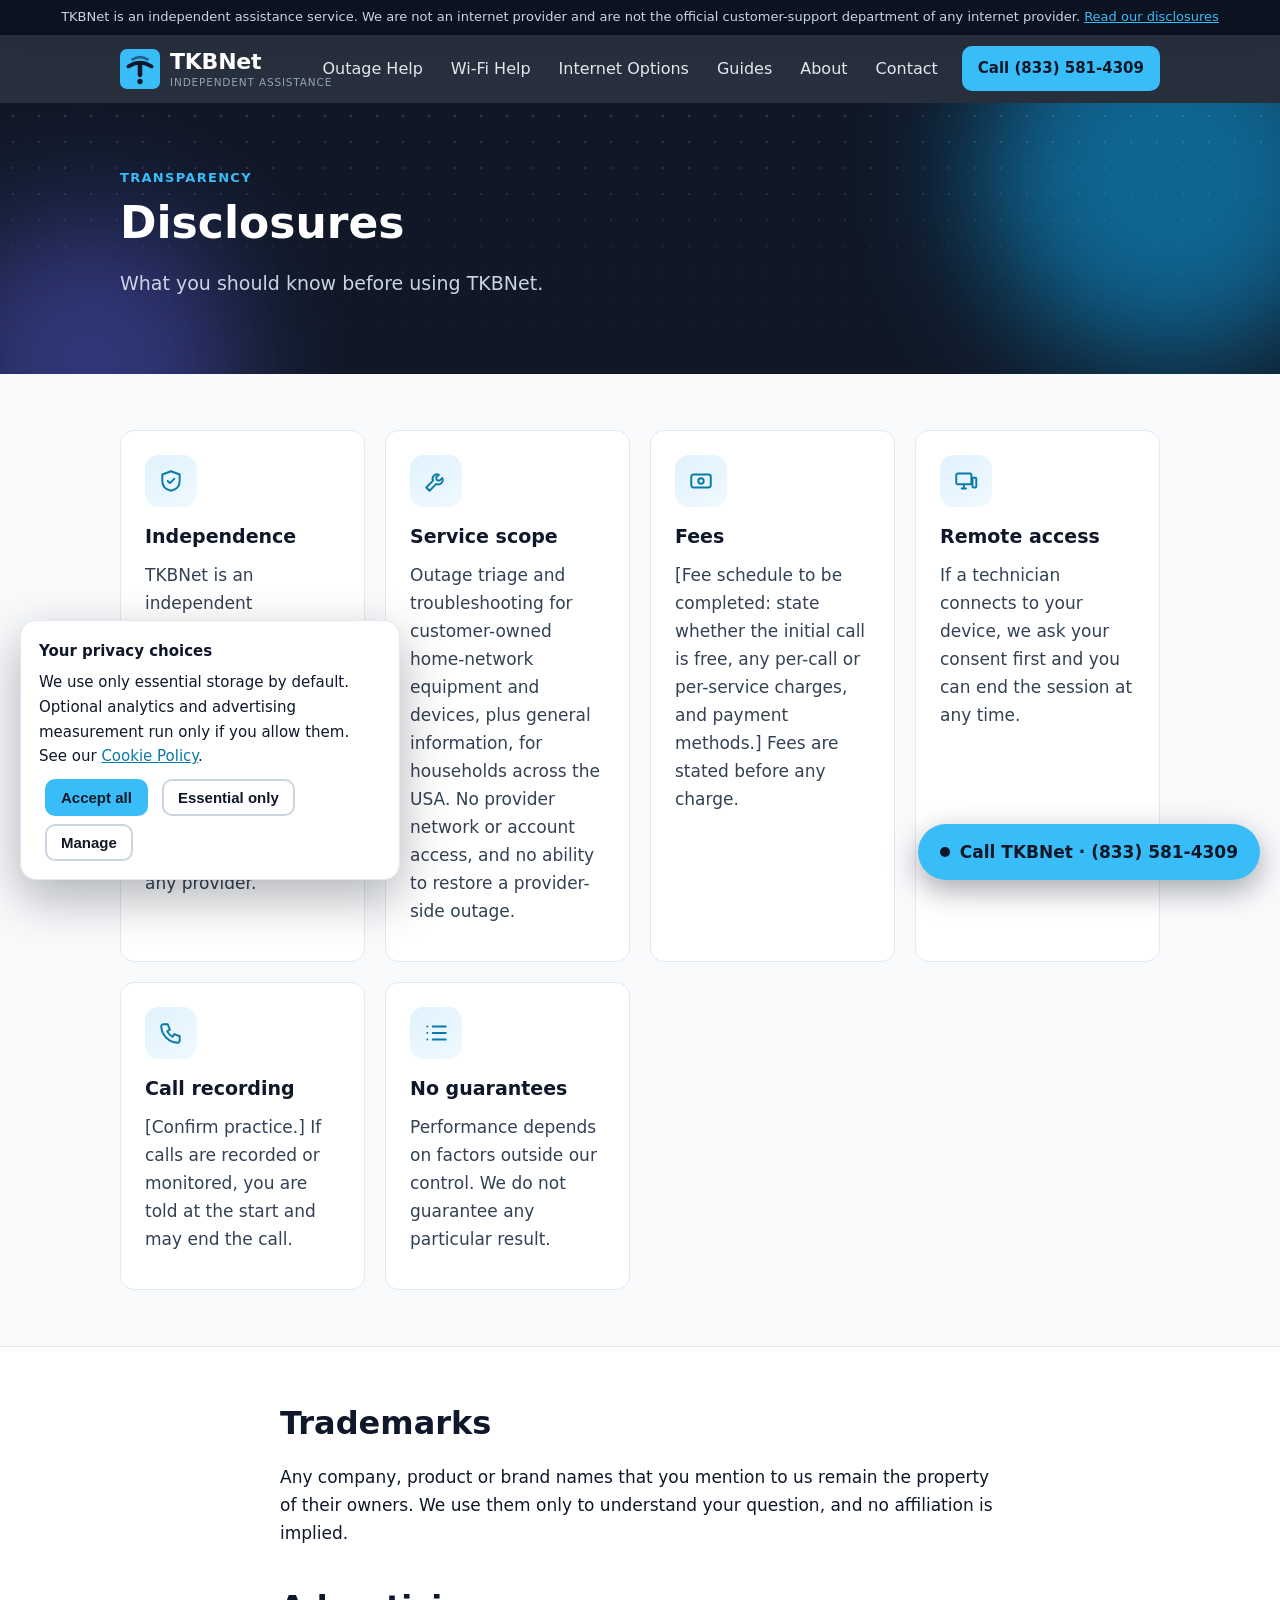
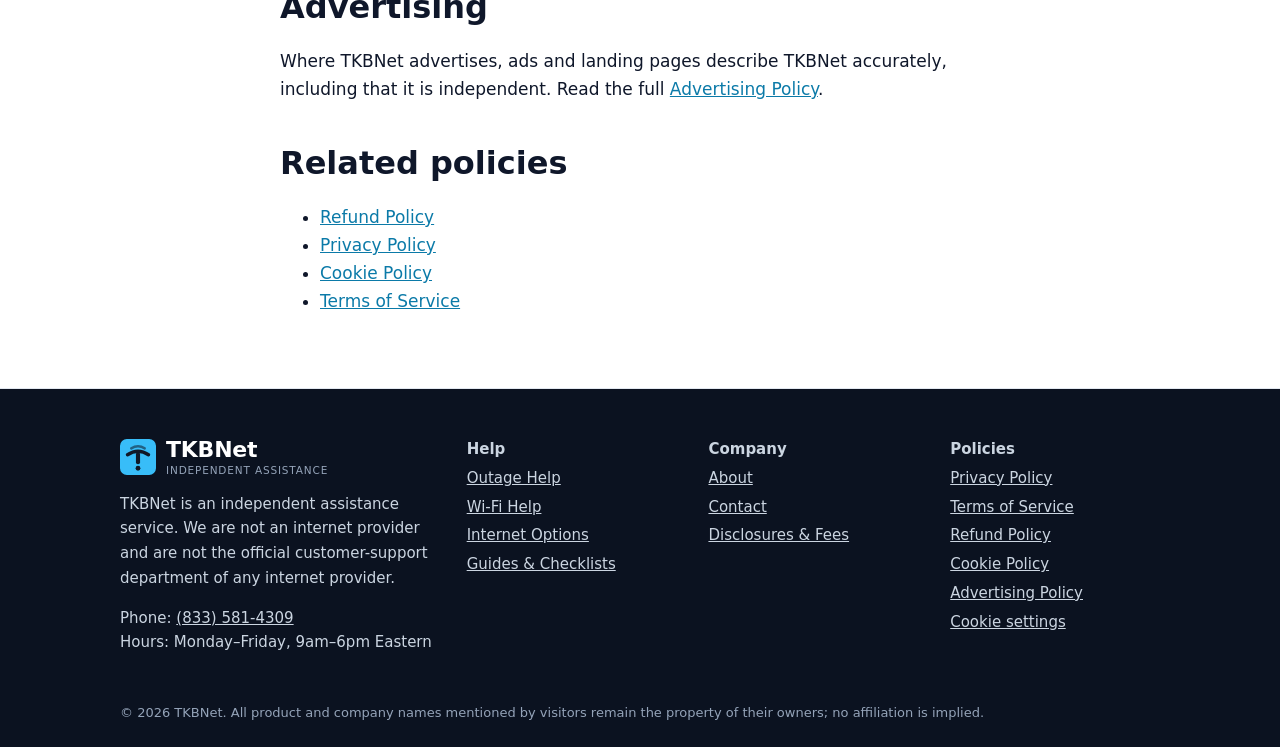
<file: disclosures/index.html>
<!doctype html>
<html lang="en">
<head>
<meta charset="utf-8">
<meta name="viewport" content="width=device-width, initial-scale=1">
<title>Disclosures, Fees & Independence | TKBNet</title>
<meta name="description" content="Important disclosures about TKBNet: independence from internet providers, service scope, fees, remote access, call recording and advertising.">
<meta name="robots" content="index,follow,max-image-preview:large,max-snippet:-1">
<link rel="canonical" href="https://tkbnet.support/disclosures/">
<meta name="theme-color" content="#101827">
<meta name="format-detection" content="telephone=yes">
<meta property="og:site_name" content="TKBNet">
<meta property="og:locale" content="en_US">
<meta property="og:type" content="website">
<meta property="og:title" content="Disclosures, Fees & Independence | TKBNet">
<meta property="og:description" content="Important disclosures about TKBNet: independence from internet providers, service scope, fees, remote access, call recording and advertising.">
<meta property="og:url" content="https://tkbnet.support/disclosures/">
<meta property="og:image" content="https://tkbnet.support/assets/og-image.png">
<meta property="og:image:width" content="1200">
<meta property="og:image:height" content="630">
<meta property="og:image:alt" content="TKBNet: independent internet and Wi-Fi outage support across the USA">
<meta name="twitter:card" content="summary_large_image">
<meta name="twitter:title" content="Disclosures, Fees & Independence | TKBNet">
<meta name="twitter:description" content="Important disclosures about TKBNet: independence from internet providers, service scope, fees, remote access, call recording and advertising.">
<meta name="twitter:image" content="https://tkbnet.support/assets/og-image.png">
<link rel="icon" href="/assets/favicon.svg" type="image/svg+xml">
<link rel="icon" href="/assets/icon-192.png" sizes="192x192" type="image/png">
<link rel="apple-touch-icon" href="/assets/apple-touch-icon.png">
<link rel="manifest" href="/manifest.webmanifest">
<script type="application/ld+json">{"@context": "https://schema.org", "@graph": [{"@type": "Organization", "@id": "https://tkbnet.support/#org", "name": "TKBNet", "url": "https://tkbnet.support/", "logo": "https://tkbnet.support/assets/logo-light.svg", "description": "Independent phone support for internet and Wi-Fi outages and home-network equipment across the United States.", "areaServed": "US", "contactPoint": [{"@type": "ContactPoint", "contactType": "customer support", "telephone": "+18335814309", "areaServed": "US", "availableLanguage": "English"}]}, {"@type": "WebSite", "@id": "https://tkbnet.support/#site", "url": "https://tkbnet.support/", "name": "TKBNet", "publisher": {"@id": "https://tkbnet.support/#org"}, "inLanguage": "en-US"}, {"@type": "WebPage", "@id": "https://tkbnet.support/disclosures/#page", "url": "https://tkbnet.support/disclosures/", "name": "Disclosures, Fees & Independence | TKBNet", "description": "Important disclosures about TKBNet: independence from internet providers, service scope, fees, remote access, call recording and advertising.", "isPartOf": {"@id": "https://tkbnet.support/#site"}, "about": {"@id": "https://tkbnet.support/#org"}, "inLanguage": "en-US", "dateModified": "2026-10-28"}, {"@type": "BreadcrumbList", "itemListElement": [{"@type": "ListItem", "position": 1, "name": "Home", "item": "https://tkbnet.support/"}, {"@type": "ListItem", "position": 2, "name": "Disclosures", "item": "https://tkbnet.support/disclosures/"}]}]}</script>
<script>document.documentElement.classList.add('js')</script>
<script>
window.dataLayer=window.dataLayer||[];function gtag(){dataLayer.push(arguments);}
gtag('consent','default',{ad_storage:'denied',ad_user_data:'denied',ad_personalization:'denied',analytics_storage:'denied',wait_for_update:500});
try{var _c=JSON.parse(localStorage.getItem('tkb-consent')||'null');if(_c){var _a=_c.advertising?'granted':'denied',_n=_c.analytics?'granted':'denied';gtag('consent','update',{ad_storage:_a,ad_user_data:_a,ad_personalization:_a,analytics_storage:_n});}}catch(e){}
gtag('js',new Date());gtag('config','AW-18492988888');
</script>
<script async src="https://www.googletagmanager.com/gtag/js?id=AW-18492988888"></script>
<link rel="stylesheet" href="/assets/style.css">
</head>
<body>
<a class="skip" href="#main">Skip to content</a>
<div class="banner" role="note">TKBNet is an independent assistance service. We are not an internet provider and are not the official customer-support department of any internet provider. <a href="/disclosures/">Read our disclosures</a></div>
<header class="site-header">
  <div class="wrap bar">
    <a class="logo" href="/" aria-label="TKBNet home"><svg class="mark" viewBox="0 0 48 48" aria-hidden="true" focusable="false"><rect width="48" height="48" rx="13" fill="#38BDF8"/><path d="M15 12.5Q24 7 33 12.5" fill="none" stroke="#101827" stroke-width="3.2" stroke-linecap="round" opacity=".55"/><path d="M10 21Q24 11.5 38 21" fill="none" stroke="#101827" stroke-width="4.5" stroke-linecap="round"/><path d="M24 20v11" stroke="#101827" stroke-width="5.5" stroke-linecap="round"/><circle cx="24" cy="39" r="3.2" fill="#101827"/></svg><span class="lt"><b>TKBNet</b><small>Independent Assistance</small></span></a>
    <button class="menu-btn" aria-expanded="false" aria-controls="nav" aria-label="Toggle menu"><span class="bars" aria-hidden="true"><i></i><i></i><i></i></span><span class="mt">Menu</span></button>
    <nav id="nav" aria-label="Main"><a href="/internet-outage-help/">Outage Help</a><a href="/connectivity-help/">Wi-Fi Help</a><a href="/internet-options/">Internet Options</a><a href="/internet-guides/">Guides</a><a href="/about/">About</a><a href="/contact/">Contact</a><a class="btn btn-sm" href="tel:+18335814309">Call (833) 581-4309</a></nav>
  </div>
</header>
<main id="main">
<section class="pagehead"><span class="orb o1"></span><span class="orb o2"></span><span class="dots"></span><div class="wrap"><p class="eyebrow">Transparency</p><h1>Disclosures</h1><p class="lead">What you should know before using TKBNet.</p></div></section>
<section class="section"><div class="wrap">
  <div class="cards">
    <article class="reveal card tilt" style="--d:0ms"><span class="icon-badge"><svg class="ic" viewBox="0 0 24 24" fill="none" stroke="currentColor" stroke-width="1.8" stroke-linecap="round" stroke-linejoin="round" aria-hidden="true"><path d="M12 3l8 3v6c0 5-3.5 8-8 9-4.5-1-8-4-8-9V6z"/><path d="M9 12l2 2 4-4"/></svg></span><h3>Independence</h3><p>TKBNet is an independent assistance service. We are not an internet provider and are not the official customer-support department of any internet provider. We have no affiliation with, sponsorship from or authority to act for any provider.</p></article><article class="reveal card tilt" style="--d:70ms"><span class="icon-badge"><svg class="ic" viewBox="0 0 24 24" fill="none" stroke="currentColor" stroke-width="1.8" stroke-linecap="round" stroke-linejoin="round" aria-hidden="true"><path d="M14.7 6.3a4 4 0 0 0-5.4 5.4L3 18l3 3 6.3-6.3a4 4 0 0 0 5.4-5.4l-2.4 2.4-2.6-.6-.6-2.6z"/></svg></span><h3>Service scope</h3><p>Outage triage and troubleshooting for customer-owned home-network equipment and devices, plus general information, for households across the USA. No provider network or account access, and no ability to restore a provider-side outage.</p></article><article class="reveal card tilt" style="--d:140ms"><span class="icon-badge"><svg class="ic" viewBox="0 0 24 24" fill="none" stroke="currentColor" stroke-width="1.8" stroke-linecap="round" stroke-linejoin="round" aria-hidden="true"><rect x="3" y="6" width="18" height="12" rx="2"/><circle cx="12" cy="12" r="2.5"/></svg></span><h3>Fees</h3><p>[Fee schedule to be completed: state whether the initial call is free, any per-call or per-service charges, and payment methods.] Fees are stated before any charge.</p></article><article class="reveal card tilt" style="--d:210ms"><span class="icon-badge"><svg class="ic" viewBox="0 0 24 24" fill="none" stroke="currentColor" stroke-width="1.8" stroke-linecap="round" stroke-linejoin="round" aria-hidden="true"><rect x="3" y="5" width="14" height="10" rx="1.5"/><path d="M8 19h4M10 15v4"/><rect x="18" y="9" width="3.5" height="9" rx="1"/></svg></span><h3>Remote access</h3><p>If a technician connects to your device, we ask your consent first and you can end the session at any time.</p></article><article class="reveal card tilt" style="--d:280ms"><span class="icon-badge"><svg class="ic" viewBox="0 0 24 24" fill="none" stroke="currentColor" stroke-width="1.8" stroke-linecap="round" stroke-linejoin="round" aria-hidden="true"><path d="M5 4h4l2 5-2.5 1.5a11 11 0 0 0 5 5L15 13l5 2v4a2 2 0 0 1-2 2A16 16 0 0 1 3 6a2 2 0 0 1 2-2z"/></svg></span><h3>Call recording</h3><p>[Confirm practice.] If calls are recorded or monitored, you are told at the start and may end the call.</p></article><article class="reveal card tilt" style="--d:350ms"><span class="icon-badge"><svg class="ic" viewBox="0 0 24 24" fill="none" stroke="currentColor" stroke-width="1.8" stroke-linecap="round" stroke-linejoin="round" aria-hidden="true"><path d="M9 6h12M9 12h12M9 18h12M4 6h.01M4 12h.01M4 18h.01"/></svg></span><h3>No guarantees</h3><p>Performance depends on factors outside our control. We do not guarantee any particular result.</p></article>
  </div>
</div></section>
<section class="section alt"><div class="wrap prose">
  <div class="reveal " style="--d:0ms"><h2>Trademarks</h2><p>Any company, product or brand names that you mention to us remain the property of their owners. We use them only to understand your question, and no affiliation is implied.</p><h2>Advertising</h2><p>Where TKBNet advertises, ads and landing pages describe TKBNet accurately, including that it is independent. Read the full <a href="/advertising-policy/">Advertising Policy</a>.</p><h2>Related policies</h2><ul><li><a href="/refund-policy/">Refund Policy</a></li><li><a href="/privacy/">Privacy Policy</a></li><li><a href="/cookie-policy/">Cookie Policy</a></li><li><a href="/terms/">Terms of Service</a></li></ul></div>
</div></section>

</main>
<footer class="site-footer">
  <div class="wrap cols">
    <div>
      <a class="logo foot-logo" href="/" aria-label="TKBNet home"><svg class="mark" viewBox="0 0 48 48" aria-hidden="true" focusable="false"><rect width="48" height="48" rx="13" fill="#38BDF8"/><path d="M15 12.5Q24 7 33 12.5" fill="none" stroke="#101827" stroke-width="3.2" stroke-linecap="round" opacity=".55"/><path d="M10 21Q24 11.5 38 21" fill="none" stroke="#101827" stroke-width="4.5" stroke-linecap="round"/><path d="M24 20v11" stroke="#101827" stroke-width="5.5" stroke-linecap="round"/><circle cx="24" cy="39" r="3.2" fill="#101827"/></svg><span class="lt"><b>TKBNet</b><small>Independent Assistance</small></span></a>
      <p>TKBNet is an independent assistance service. We are not an internet provider and are not the official customer-support department of any internet provider.</p>
      <p>Phone: <a href="tel:+18335814309">(833) 581-4309</a><br>Hours: Monday–Friday, 9am–6pm Eastern</p>
    </div>
    <div>
      <strong>Help</strong>
      <a href="/internet-outage-help/">Outage Help</a>
      <a href="/connectivity-help/">Wi-Fi Help</a>
      <a href="/internet-options/">Internet Options</a>
      <a href="/internet-guides/">Guides &amp; Checklists</a>
    </div>
    <div>
      <strong>Company</strong>
      <a href="/about/">About</a>
      <a href="/contact/">Contact</a>
      <a href="/disclosures/">Disclosures &amp; Fees</a>
    </div>
    <div>
      <strong>Policies</strong>
      <a href="/privacy/">Privacy Policy</a>
      <a href="/terms/">Terms of Service</a>
      <a href="/refund-policy/">Refund Policy</a>
      <a href="/cookie-policy/">Cookie Policy</a>
      <a href="/advertising-policy/">Advertising Policy</a>
      <a href="#" data-cookie-settings>Cookie settings</a>
    </div>
  </div>
  <div class="wrap fine">&copy; 2026 TKBNet. All product and company names mentioned by visitors remain the property of their owners; no affiliation is implied.</div>
</footer>
<a class="call-bar" href="tel:+18335814309"><span class="ring" aria-hidden="true"></span>Call TKBNet &middot; (833) 581-4309</a>
<div class="popup" id="popup" hidden>
  <div class="pop-card" role="dialog" aria-modal="true" aria-labelledby="pop-t" aria-describedby="pop-d">
    <button class="pop-x" type="button" aria-label="Close">&times;</button>
    <div class="pop-art" aria-hidden="true"><svg class="mark" viewBox="0 0 48 48" aria-hidden="true" focusable="false"><rect width="48" height="48" rx="13" fill="#38BDF8"/><path d="M15 12.5Q24 7 33 12.5" fill="none" stroke="#101827" stroke-width="3.2" stroke-linecap="round" opacity=".55"/><path d="M10 21Q24 11.5 38 21" fill="none" stroke="#101827" stroke-width="4.5" stroke-linecap="round"/><path d="M24 20v11" stroke="#101827" stroke-width="5.5" stroke-linecap="round"/><circle cx="24" cy="39" r="3.2" fill="#101827"/></svg></div>
    <p class="eyebrow dark">Independent outage support</p>
    <h2 id="pop-t">Internet or Wi-Fi down right now?</h2>
    <p id="pop-d">Talk to a TKBNet technician anywhere in the USA. We help you tell an outage from an equipment problem and tell you what to do next. Fees are explained first, and you can hang up at no charge before agreeing to anything.</p>
    <a class="btn pulse" href="tel:+18335814309">Call (833) 581-4309</a>
    <a class="pop-alt" href="/internet-outage-help/">Try our free outage triage first</a>
    <small>TKBNet is an independent assistance service. We are not an internet provider and are not the official customer-support department of any internet provider.</small>
  </div>
</div>
<div class="cookie" id="cookie" role="dialog" aria-label="Cookie preferences" hidden>
  <strong>Your privacy choices</strong>
  <p>We use only essential storage by default. Optional analytics and advertising measurement run only if you allow them. See our <a href="/cookie-policy/">Cookie Policy</a>.</p>
  <div class="cookie-opts" id="cookie-opts" hidden>
    <label><input type="checkbox" checked disabled> Essential (always on)</label>
    <label><input type="checkbox" id="c-an"> Analytics</label>
    <label><input type="checkbox" id="c-ad"> Advertising measurement</label>
  </div>
  <div class="cookie-btns"><button class="btn btn-sm" data-c="all">Accept all</button><button class="btn btn-sm btn-line" data-c="none">Essential only</button><button class="btn btn-sm btn-line" data-c="manage">Manage</button></div>
</div>
<script src="/assets/site.js" defer></script>
</body>
</html>
</file>
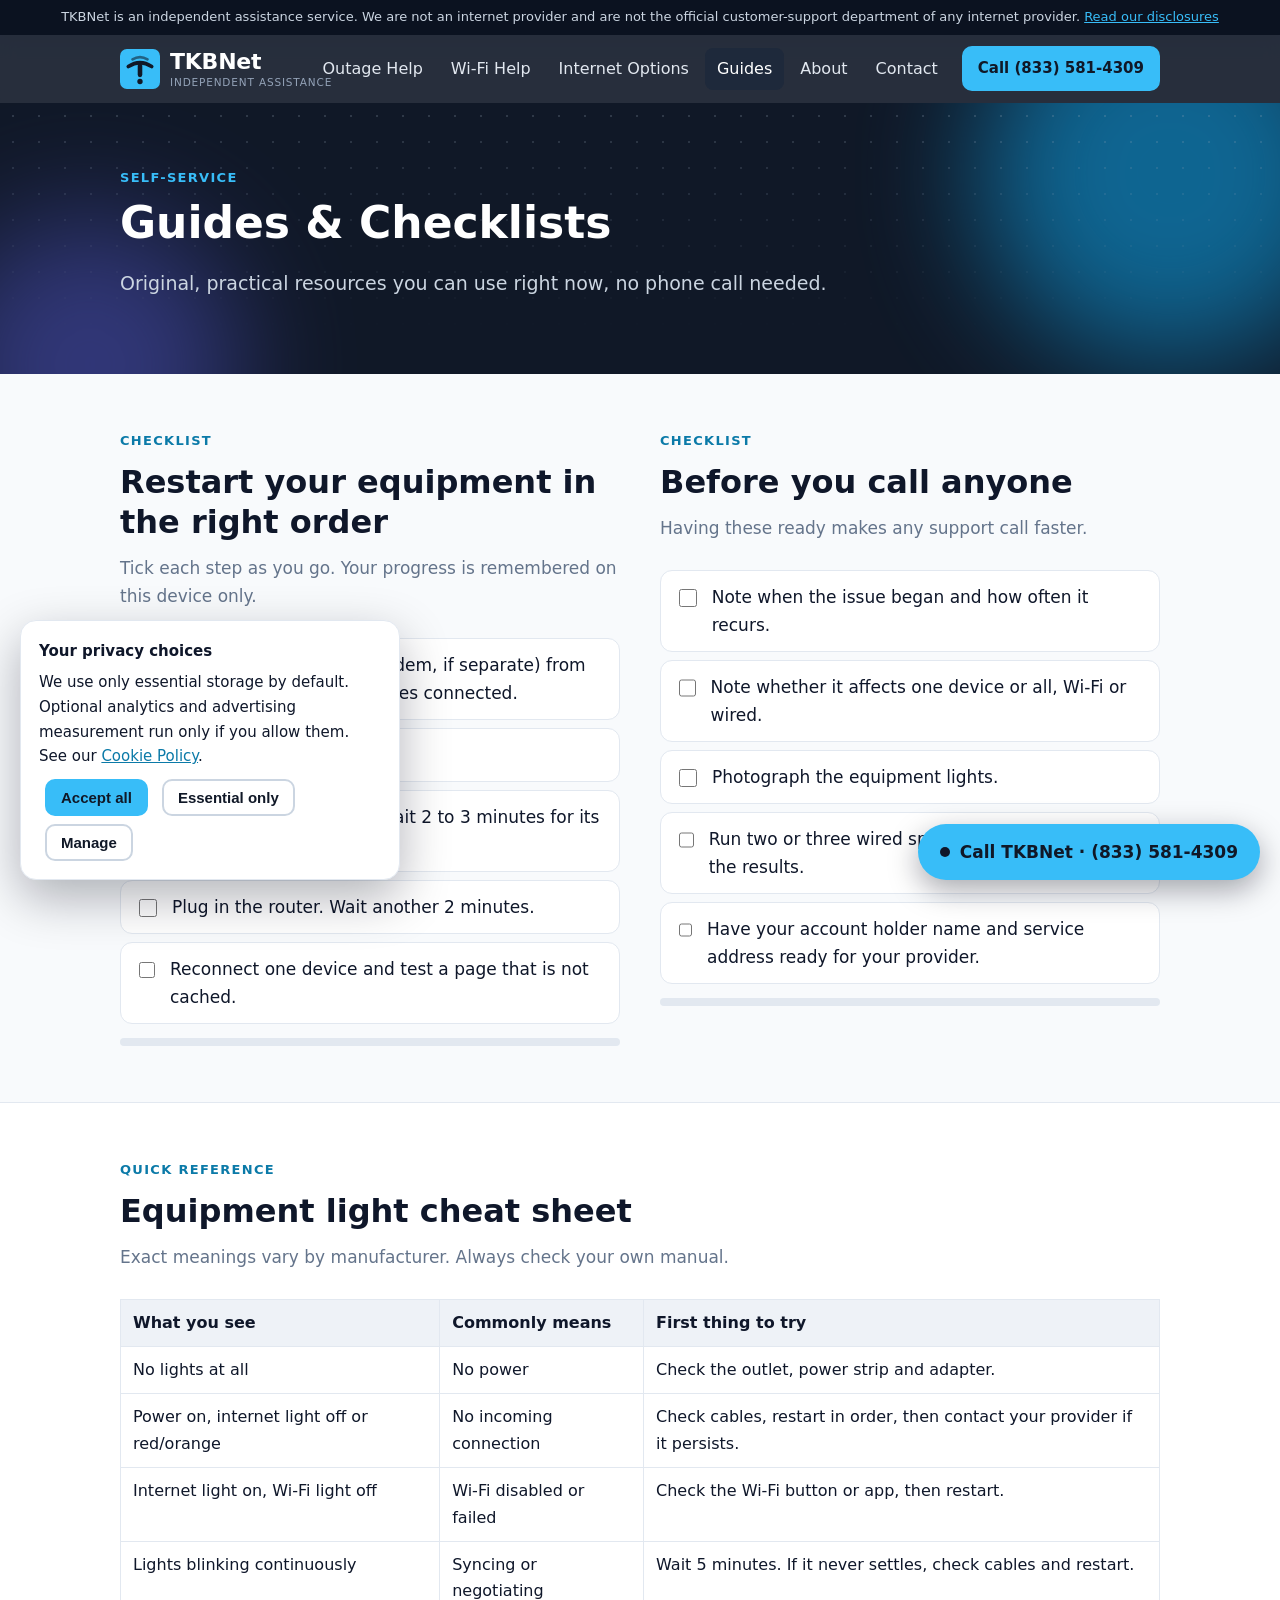
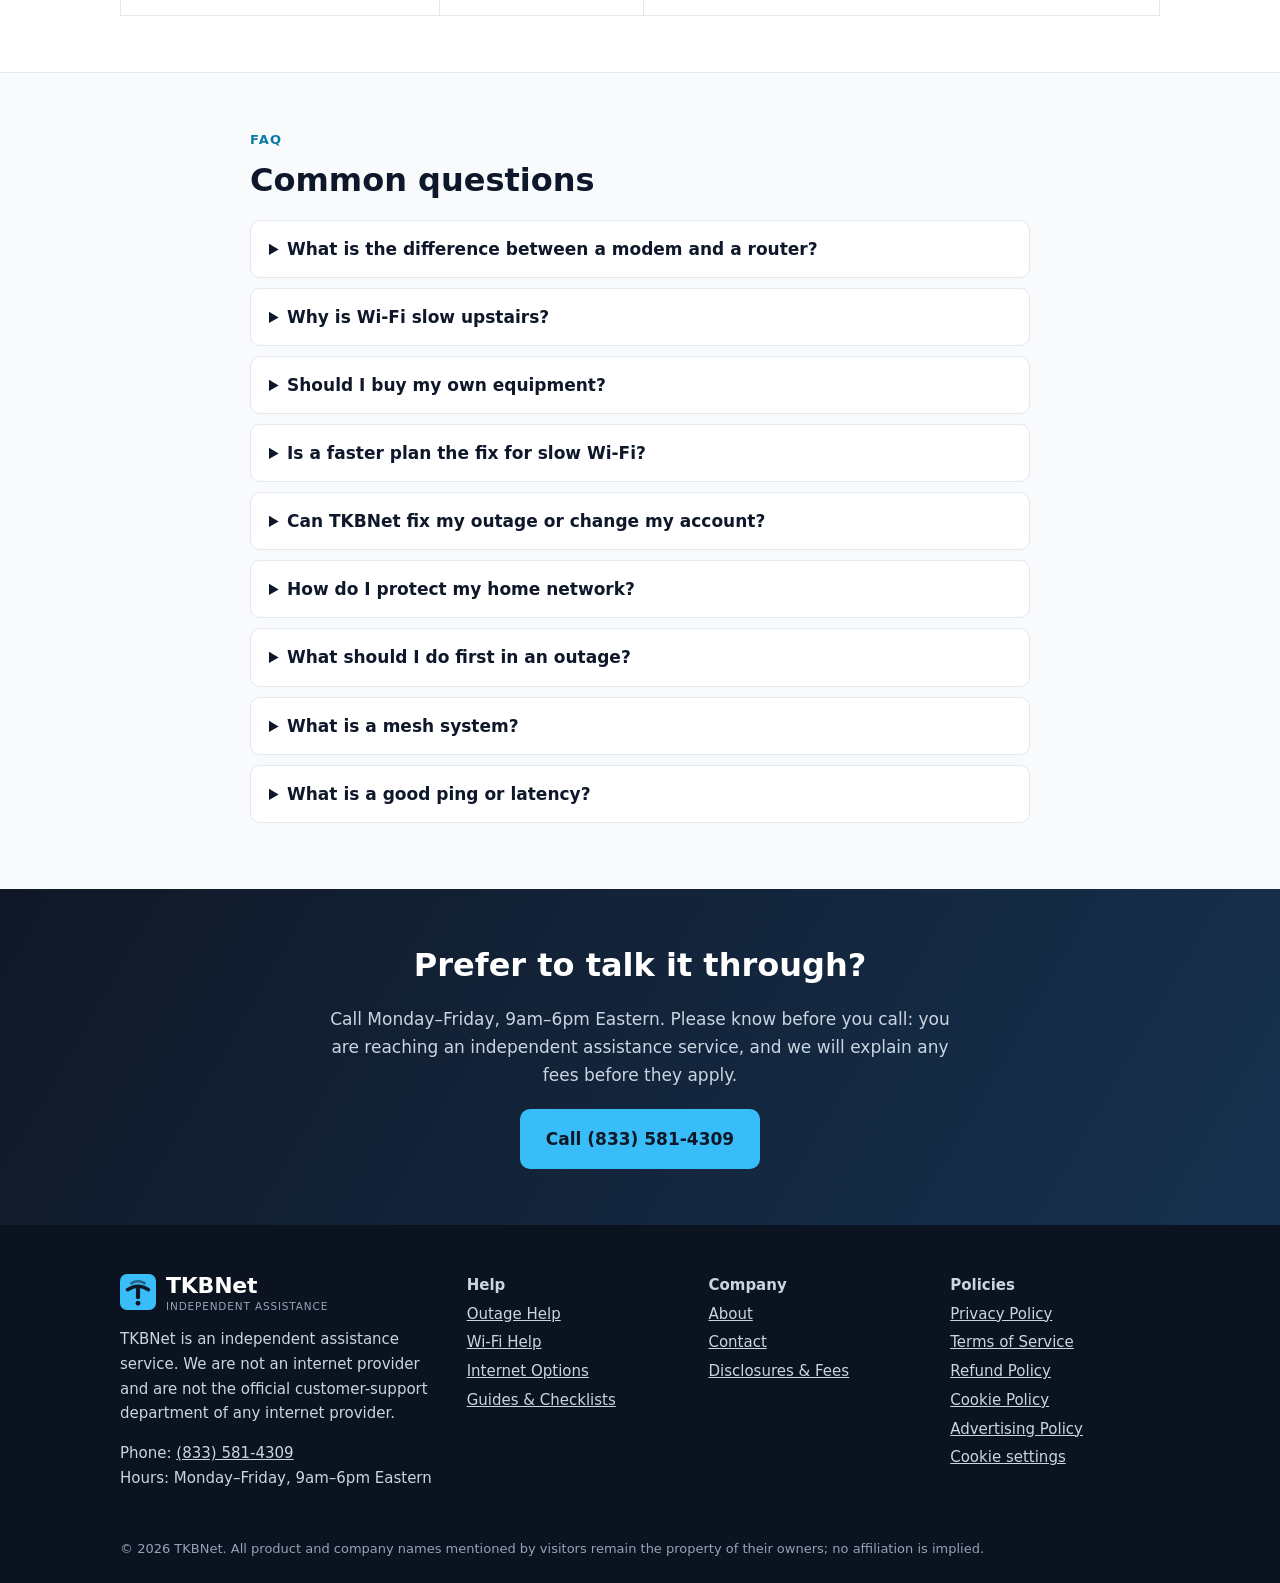
<file: internet-guides/index.html>
<!doctype html>
<html lang="en">
<head>
<meta charset="utf-8">
<meta name="viewport" content="width=device-width, initial-scale=1">
<title>Internet Guides, FAQs & Checklists | TKBNet</title>
<meta name="description" content="Original interactive checklists and FAQs: restarting equipment correctly, understanding modems and routers, and preparing to call.">
<meta name="robots" content="index,follow,max-image-preview:large,max-snippet:-1">
<link rel="canonical" href="https://tkbnet.support/internet-guides/">
<meta name="theme-color" content="#101827">
<meta name="format-detection" content="telephone=yes">
<meta property="og:site_name" content="TKBNet">
<meta property="og:locale" content="en_US">
<meta property="og:type" content="website">
<meta property="og:title" content="Internet Guides, FAQs & Checklists | TKBNet">
<meta property="og:description" content="Original interactive checklists and FAQs: restarting equipment correctly, understanding modems and routers, and preparing to call.">
<meta property="og:url" content="https://tkbnet.support/internet-guides/">
<meta property="og:image" content="https://tkbnet.support/assets/og-image.png">
<meta property="og:image:width" content="1200">
<meta property="og:image:height" content="630">
<meta property="og:image:alt" content="TKBNet: independent internet and Wi-Fi outage support across the USA">
<meta name="twitter:card" content="summary_large_image">
<meta name="twitter:title" content="Internet Guides, FAQs & Checklists | TKBNet">
<meta name="twitter:description" content="Original interactive checklists and FAQs: restarting equipment correctly, understanding modems and routers, and preparing to call.">
<meta name="twitter:image" content="https://tkbnet.support/assets/og-image.png">
<link rel="icon" href="/assets/favicon.svg" type="image/svg+xml">
<link rel="icon" href="/assets/icon-192.png" sizes="192x192" type="image/png">
<link rel="apple-touch-icon" href="/assets/apple-touch-icon.png">
<link rel="manifest" href="/manifest.webmanifest">
<script type="application/ld+json">{"@context": "https://schema.org", "@graph": [{"@type": "Organization", "@id": "https://tkbnet.support/#org", "name": "TKBNet", "url": "https://tkbnet.support/", "logo": "https://tkbnet.support/assets/logo-light.svg", "description": "Independent phone support for internet and Wi-Fi outages and home-network equipment across the United States.", "areaServed": "US", "contactPoint": [{"@type": "ContactPoint", "contactType": "customer support", "telephone": "+18335814309", "areaServed": "US", "availableLanguage": "English"}]}, {"@type": "WebSite", "@id": "https://tkbnet.support/#site", "url": "https://tkbnet.support/", "name": "TKBNet", "publisher": {"@id": "https://tkbnet.support/#org"}, "inLanguage": "en-US"}, {"@type": "WebPage", "@id": "https://tkbnet.support/internet-guides/#page", "url": "https://tkbnet.support/internet-guides/", "name": "Internet Guides, FAQs & Checklists | TKBNet", "description": "Original interactive checklists and FAQs: restarting equipment correctly, understanding modems and routers, and preparing to call.", "isPartOf": {"@id": "https://tkbnet.support/#site"}, "about": {"@id": "https://tkbnet.support/#org"}, "inLanguage": "en-US", "dateModified": "2026-10-28"}, {"@type": "BreadcrumbList", "itemListElement": [{"@type": "ListItem", "position": 1, "name": "Home", "item": "https://tkbnet.support/"}, {"@type": "ListItem", "position": 2, "name": "Guides & Checklists", "item": "https://tkbnet.support/internet-guides/"}]}, {"@type": "FAQPage", "mainEntity": [{"@type": "Question", "name": "What is the difference between a modem and a router?", "acceptedAnswer": {"@type": "Answer", "text": "The modem connects to your service line. The router creates your home network and shares that connection. Some devices combine both."}}, {"@type": "Question", "name": "Why is Wi-Fi slow upstairs?", "acceptedAnswer": {"@type": "Answer", "text": "Distance, floors and walls weaken the signal. Move the router to a central, higher location or add a wired access point or mesh node."}}, {"@type": "Question", "name": "Should I buy my own equipment?", "acceptedAnswer": {"@type": "Answer", "text": "Owning compatible equipment can avoid rental fees, but check compatibility with your provider and weigh the upfront cost."}}, {"@type": "Question", "name": "Is a faster plan the fix for slow Wi-Fi?", "acceptedAnswer": {"@type": "Answer", "text": "Not always. If wired tests reach your plan speed, the bottleneck is usually your Wi-Fi setup, not the plan."}}, {"@type": "Question", "name": "Can TKBNet fix my outage or change my account?", "acceptedAnswer": {"@type": "Answer", "text": "We can troubleshoot your own equipment, but we cannot access provider systems. Outages, billing and account changes go through your provider. See Disclosures."}}, {"@type": "Question", "name": "How do I protect my home network?", "acceptedAnswer": {"@type": "Answer", "text": "Use WPA2 or WPA3, change the default admin password, keep router firmware updated, and use a unique Wi-Fi password."}}, {"@type": "Question", "name": "What should I do first in an outage?", "acceptedAnswer": {"@type": "Answer", "text": "Check power, read the equipment lights, test by Ethernet cable, restart in order, then check your provider’s status on your phone. See our outage help."}}, {"@type": "Question", "name": "What is a mesh system?", "acceptedAnswer": {"@type": "Answer", "text": "A set of devices that work together to blanket a home in Wi-Fi, replacing a single router and extenders."}}, {"@type": "Question", "name": "What is a good ping or latency?", "acceptedAnswer": {"@type": "Answer", "text": "Under about 50 ms is comfortable for calls and gaming on most connections; lower is better for competitive play."}}]}]}</script>
<script>document.documentElement.classList.add('js')</script>
<script>
window.dataLayer=window.dataLayer||[];function gtag(){dataLayer.push(arguments);}
gtag('consent','default',{ad_storage:'denied',ad_user_data:'denied',ad_personalization:'denied',analytics_storage:'denied',wait_for_update:500});
try{var _c=JSON.parse(localStorage.getItem('tkb-consent')||'null');if(_c){var _a=_c.advertising?'granted':'denied',_n=_c.analytics?'granted':'denied';gtag('consent','update',{ad_storage:_a,ad_user_data:_a,ad_personalization:_a,analytics_storage:_n});}}catch(e){}
gtag('js',new Date());gtag('config','AW-18492988888');
</script>
<script async src="https://www.googletagmanager.com/gtag/js?id=AW-18492988888"></script>
<link rel="stylesheet" href="/assets/style.css">
</head>
<body>
<a class="skip" href="#main">Skip to content</a>
<div class="banner" role="note">TKBNet is an independent assistance service. We are not an internet provider and are not the official customer-support department of any internet provider. <a href="/disclosures/">Read our disclosures</a></div>
<header class="site-header">
  <div class="wrap bar">
    <a class="logo" href="/" aria-label="TKBNet home"><svg class="mark" viewBox="0 0 48 48" aria-hidden="true" focusable="false"><rect width="48" height="48" rx="13" fill="#38BDF8"/><path d="M15 12.5Q24 7 33 12.5" fill="none" stroke="#101827" stroke-width="3.2" stroke-linecap="round" opacity=".55"/><path d="M10 21Q24 11.5 38 21" fill="none" stroke="#101827" stroke-width="4.5" stroke-linecap="round"/><path d="M24 20v11" stroke="#101827" stroke-width="5.5" stroke-linecap="round"/><circle cx="24" cy="39" r="3.2" fill="#101827"/></svg><span class="lt"><b>TKBNet</b><small>Independent Assistance</small></span></a>
    <button class="menu-btn" aria-expanded="false" aria-controls="nav" aria-label="Toggle menu"><span class="bars" aria-hidden="true"><i></i><i></i><i></i></span><span class="mt">Menu</span></button>
    <nav id="nav" aria-label="Main"><a href="/internet-outage-help/">Outage Help</a><a href="/connectivity-help/">Wi-Fi Help</a><a href="/internet-options/">Internet Options</a><a href="/internet-guides/" aria-current="page">Guides</a><a href="/about/">About</a><a href="/contact/">Contact</a><a class="btn btn-sm" href="tel:+18335814309">Call (833) 581-4309</a></nav>
  </div>
</header>
<main id="main">
<section class="pagehead"><span class="orb o1"></span><span class="orb o2"></span><span class="dots"></span><div class="wrap"><p class="eyebrow">Self-service</p><h1>Guides &amp; Checklists</h1><p class="lead">Original, practical resources you can use right now, no phone call needed.</p></div></section>
<section class="section"><div class="wrap two">
  <div><div class="reveal " style="--d:0ms"><p class="eyebrow dark">Checklist</p><h2 id="restart">Restart your equipment in the right order</h2><p class="sub">Tick each step as you go. Your progress is remembered on this device only.</p><ul class="checklist"><li><label><input type="checkbox" data-ck="restart-0"> <span>Unplug the router (and modem, if separate) from power. Leave Ethernet cables connected.</span></label></li><li><label><input type="checkbox" data-ck="restart-1"> <span>Wait a full 60 seconds.</span></label></li><li><label><input type="checkbox" data-ck="restart-2"> <span>Plug in the modem first. Wait 2 to 3 minutes for its lights to settle.</span></label></li><li><label><input type="checkbox" data-ck="restart-3"> <span>Plug in the router. Wait another 2 minutes.</span></label></li><li><label><input type="checkbox" data-ck="restart-4"> <span>Reconnect one device and test a page that is not cached.</span></label></li></ul><div class="progress"><i data-prog="restart"></i></div></div></div>
  <div><div class="reveal " style="--d:100ms"><p class="eyebrow dark">Checklist</p><h2 id="before-call">Before you call anyone</h2><p class="sub">Having these ready makes any support call faster.</p><ul class="checklist"><li><label><input type="checkbox" data-ck="call-0"> <span>Note when the issue began and how often it recurs.</span></label></li><li><label><input type="checkbox" data-ck="call-1"> <span>Note whether it affects one device or all, Wi-Fi or wired.</span></label></li><li><label><input type="checkbox" data-ck="call-2"> <span>Photograph the equipment lights.</span></label></li><li><label><input type="checkbox" data-ck="call-3"> <span>Run two or three wired speed tests and write down the results.</span></label></li><li><label><input type="checkbox" data-ck="call-4"> <span>Have your account holder name and service address ready for your provider.</span></label></li></ul><div class="progress"><i data-prog="call"></i></div></div></div>
</div></section>

<section class="section alt"><div class="wrap">
  <div class="reveal " style="--d:0ms"><p class="eyebrow dark">Quick reference</p><h2>Equipment light cheat sheet</h2><p class="sub">Exact meanings vary by manufacturer. Always check your own manual.</p></div>
  <div class="table-wrap reveal"><table>
  <thead><tr><th>What you see</th><th>Commonly means</th><th>First thing to try</th></tr></thead>
  <tbody>
  <tr><td>No lights at all</td><td>No power</td><td>Check the outlet, power strip and adapter.</td></tr>
  <tr><td>Power on, internet light off or red/orange</td><td>No incoming connection</td><td>Check cables, restart in order, then contact your provider if it persists.</td></tr>
  <tr><td>Internet light on, Wi-Fi light off</td><td>Wi-Fi disabled or failed</td><td>Check the Wi-Fi button or app, then restart.</td></tr>
  <tr><td>Lights blinking continuously</td><td>Syncing or negotiating</td><td>Wait 5 minutes. If it never settles, check cables and restart.</td></tr>
  </tbody></table></div>
</div></section>

<section class="section"><div class="wrap narrow">
  <div class="reveal " style="--d:0ms"><p class="eyebrow dark">FAQ</p><h2 id="faq">Common questions</h2></div>
  <details class='reveal'><summary>What is the difference between a modem and a router?</summary><p>The modem connects to your service line. The router creates your home network and shares that connection. Some devices combine both.</p></details><details class='reveal'><summary>Why is Wi-Fi slow upstairs?</summary><p>Distance, floors and walls weaken the signal. Move the router to a central, higher location or add a wired access point or mesh node.</p></details><details class='reveal'><summary>Should I buy my own equipment?</summary><p>Owning compatible equipment can avoid rental fees, but check compatibility with your provider and weigh the upfront cost.</p></details><details class='reveal'><summary>Is a faster plan the fix for slow Wi-Fi?</summary><p>Not always. If wired tests reach your plan speed, the bottleneck is usually your Wi-Fi setup, not the plan.</p></details><details class='reveal'><summary>Can TKBNet fix my outage or change my account?</summary><p>We can troubleshoot your own equipment, but we cannot access provider systems. Outages, billing and account changes go through your provider. See <a href='/disclosures/'>Disclosures</a>.</p></details><details class='reveal'><summary>How do I protect my home network?</summary><p>Use WPA2 or WPA3, change the default admin password, keep router firmware updated, and use a unique Wi-Fi password.</p></details><details class='reveal'><summary>What should I do first in an outage?</summary><p>Check power, read the equipment lights, test by Ethernet cable, restart in order, then check your provider&rsquo;s status on your phone. See our <a href='/internet-outage-help/'>outage help</a>.</p></details><details class='reveal'><summary>What is a mesh system?</summary><p>A set of devices that work together to blanket a home in Wi-Fi, replacing a single router and extenders.</p></details><details class='reveal'><summary>What is a good ping or latency?</summary><p>Under about 50 ms is comfortable for calls and gaming on most connections; lower is better for competitive play.</p></details>
</div></section>
<section class="band"><div class="wrap center">
<h2>Prefer to talk it through?</h2>
<p>Call Monday–Friday, 9am–6pm Eastern. Please know before you call: you are reaching an independent assistance service, and we will explain any fees before they apply.</p>
<a class="btn" href="tel:+18335814309">Call (833) 581-4309</a>
</div></section>

</main>
<footer class="site-footer">
  <div class="wrap cols">
    <div>
      <a class="logo foot-logo" href="/" aria-label="TKBNet home"><svg class="mark" viewBox="0 0 48 48" aria-hidden="true" focusable="false"><rect width="48" height="48" rx="13" fill="#38BDF8"/><path d="M15 12.5Q24 7 33 12.5" fill="none" stroke="#101827" stroke-width="3.2" stroke-linecap="round" opacity=".55"/><path d="M10 21Q24 11.5 38 21" fill="none" stroke="#101827" stroke-width="4.5" stroke-linecap="round"/><path d="M24 20v11" stroke="#101827" stroke-width="5.5" stroke-linecap="round"/><circle cx="24" cy="39" r="3.2" fill="#101827"/></svg><span class="lt"><b>TKBNet</b><small>Independent Assistance</small></span></a>
      <p>TKBNet is an independent assistance service. We are not an internet provider and are not the official customer-support department of any internet provider.</p>
      <p>Phone: <a href="tel:+18335814309">(833) 581-4309</a><br>Hours: Monday–Friday, 9am–6pm Eastern</p>
    </div>
    <div>
      <strong>Help</strong>
      <a href="/internet-outage-help/">Outage Help</a>
      <a href="/connectivity-help/">Wi-Fi Help</a>
      <a href="/internet-options/">Internet Options</a>
      <a href="/internet-guides/">Guides &amp; Checklists</a>
    </div>
    <div>
      <strong>Company</strong>
      <a href="/about/">About</a>
      <a href="/contact/">Contact</a>
      <a href="/disclosures/">Disclosures &amp; Fees</a>
    </div>
    <div>
      <strong>Policies</strong>
      <a href="/privacy/">Privacy Policy</a>
      <a href="/terms/">Terms of Service</a>
      <a href="/refund-policy/">Refund Policy</a>
      <a href="/cookie-policy/">Cookie Policy</a>
      <a href="/advertising-policy/">Advertising Policy</a>
      <a href="#" data-cookie-settings>Cookie settings</a>
    </div>
  </div>
  <div class="wrap fine">&copy; 2026 TKBNet. All product and company names mentioned by visitors remain the property of their owners; no affiliation is implied.</div>
</footer>
<a class="call-bar" href="tel:+18335814309"><span class="ring" aria-hidden="true"></span>Call TKBNet &middot; (833) 581-4309</a>
<div class="popup" id="popup" hidden>
  <div class="pop-card" role="dialog" aria-modal="true" aria-labelledby="pop-t" aria-describedby="pop-d">
    <button class="pop-x" type="button" aria-label="Close">&times;</button>
    <div class="pop-art" aria-hidden="true"><svg class="mark" viewBox="0 0 48 48" aria-hidden="true" focusable="false"><rect width="48" height="48" rx="13" fill="#38BDF8"/><path d="M15 12.5Q24 7 33 12.5" fill="none" stroke="#101827" stroke-width="3.2" stroke-linecap="round" opacity=".55"/><path d="M10 21Q24 11.5 38 21" fill="none" stroke="#101827" stroke-width="4.5" stroke-linecap="round"/><path d="M24 20v11" stroke="#101827" stroke-width="5.5" stroke-linecap="round"/><circle cx="24" cy="39" r="3.2" fill="#101827"/></svg></div>
    <p class="eyebrow dark">Independent outage support</p>
    <h2 id="pop-t">Internet or Wi-Fi down right now?</h2>
    <p id="pop-d">Talk to a TKBNet technician anywhere in the USA. We help you tell an outage from an equipment problem and tell you what to do next. Fees are explained first, and you can hang up at no charge before agreeing to anything.</p>
    <a class="btn pulse" href="tel:+18335814309">Call (833) 581-4309</a>
    <a class="pop-alt" href="/internet-outage-help/">Try our free outage triage first</a>
    <small>TKBNet is an independent assistance service. We are not an internet provider and are not the official customer-support department of any internet provider.</small>
  </div>
</div>
<div class="cookie" id="cookie" role="dialog" aria-label="Cookie preferences" hidden>
  <strong>Your privacy choices</strong>
  <p>We use only essential storage by default. Optional analytics and advertising measurement run only if you allow them. See our <a href="/cookie-policy/">Cookie Policy</a>.</p>
  <div class="cookie-opts" id="cookie-opts" hidden>
    <label><input type="checkbox" checked disabled> Essential (always on)</label>
    <label><input type="checkbox" id="c-an"> Analytics</label>
    <label><input type="checkbox" id="c-ad"> Advertising measurement</label>
  </div>
  <div class="cookie-btns"><button class="btn btn-sm" data-c="all">Accept all</button><button class="btn btn-sm btn-line" data-c="none">Essential only</button><button class="btn btn-sm btn-line" data-c="manage">Manage</button></div>
</div>
<script src="/assets/site.js" defer></script>
</body>
</html>
</file>
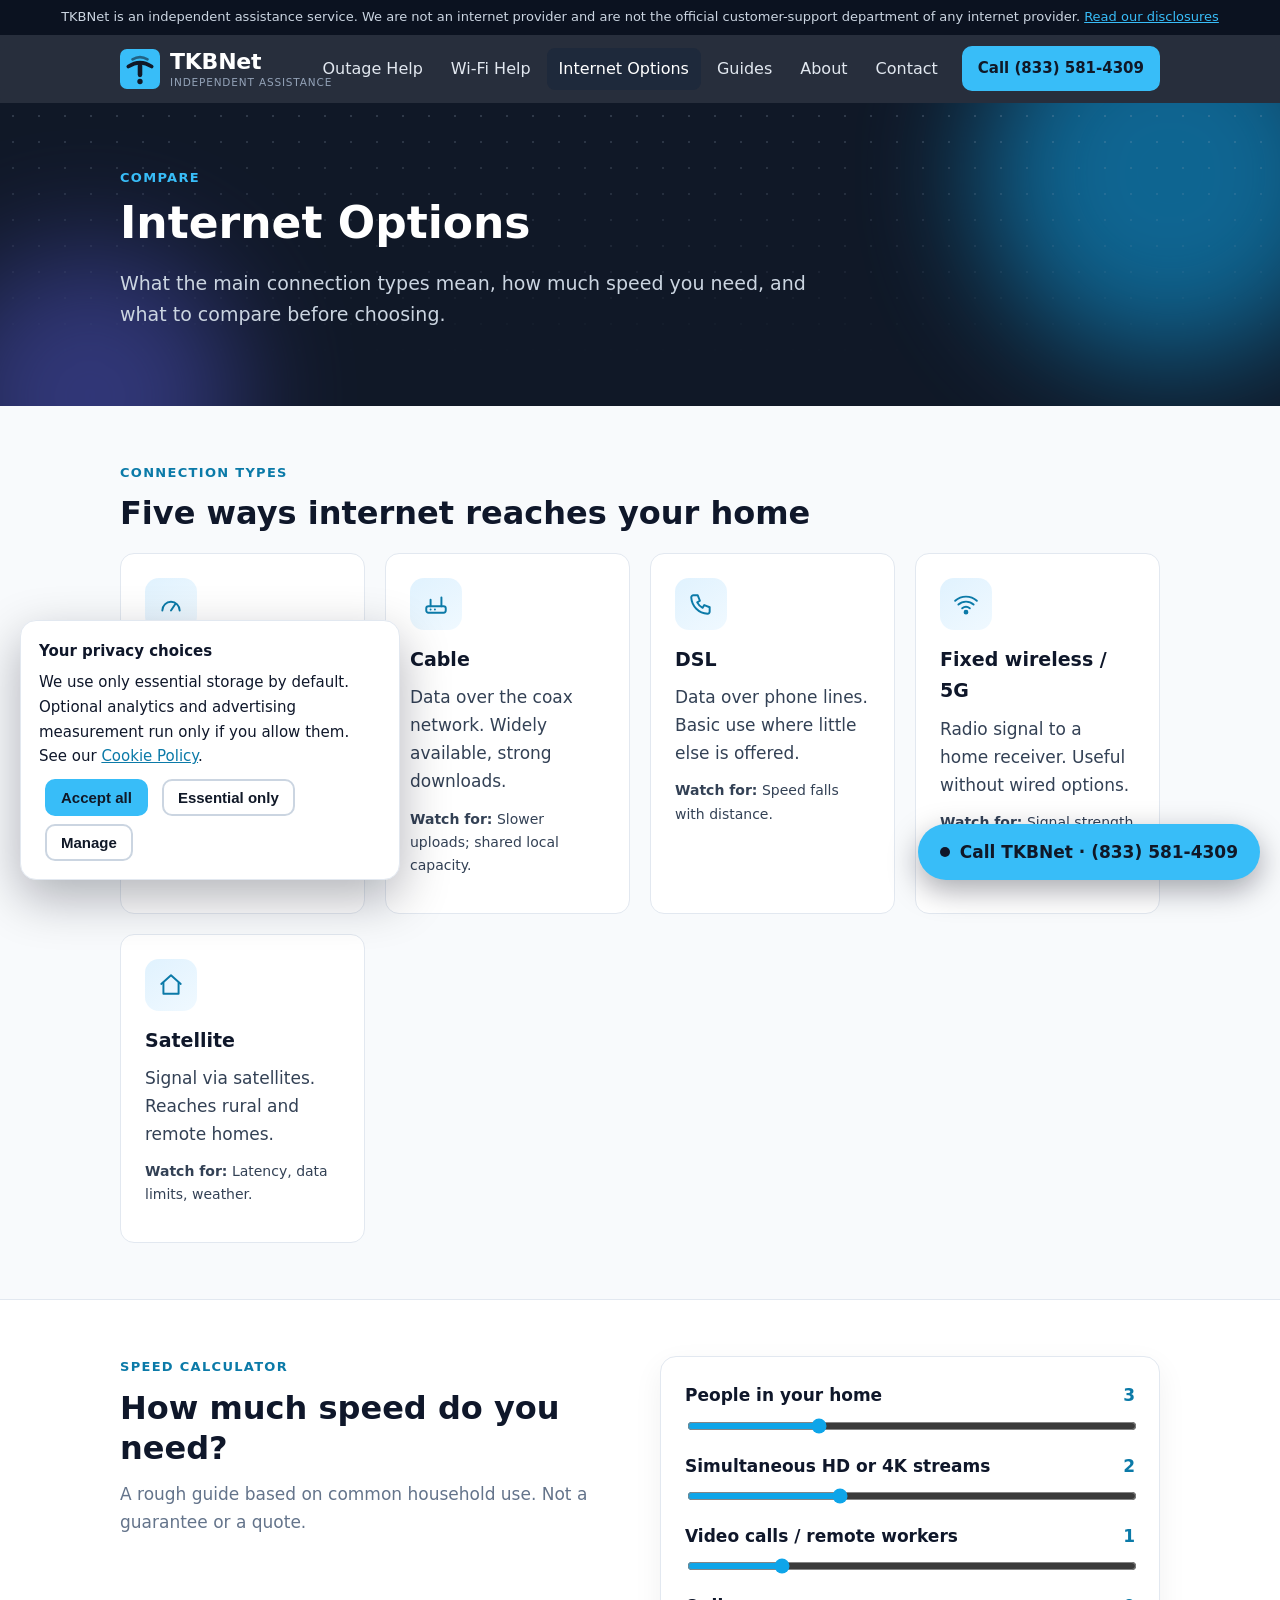
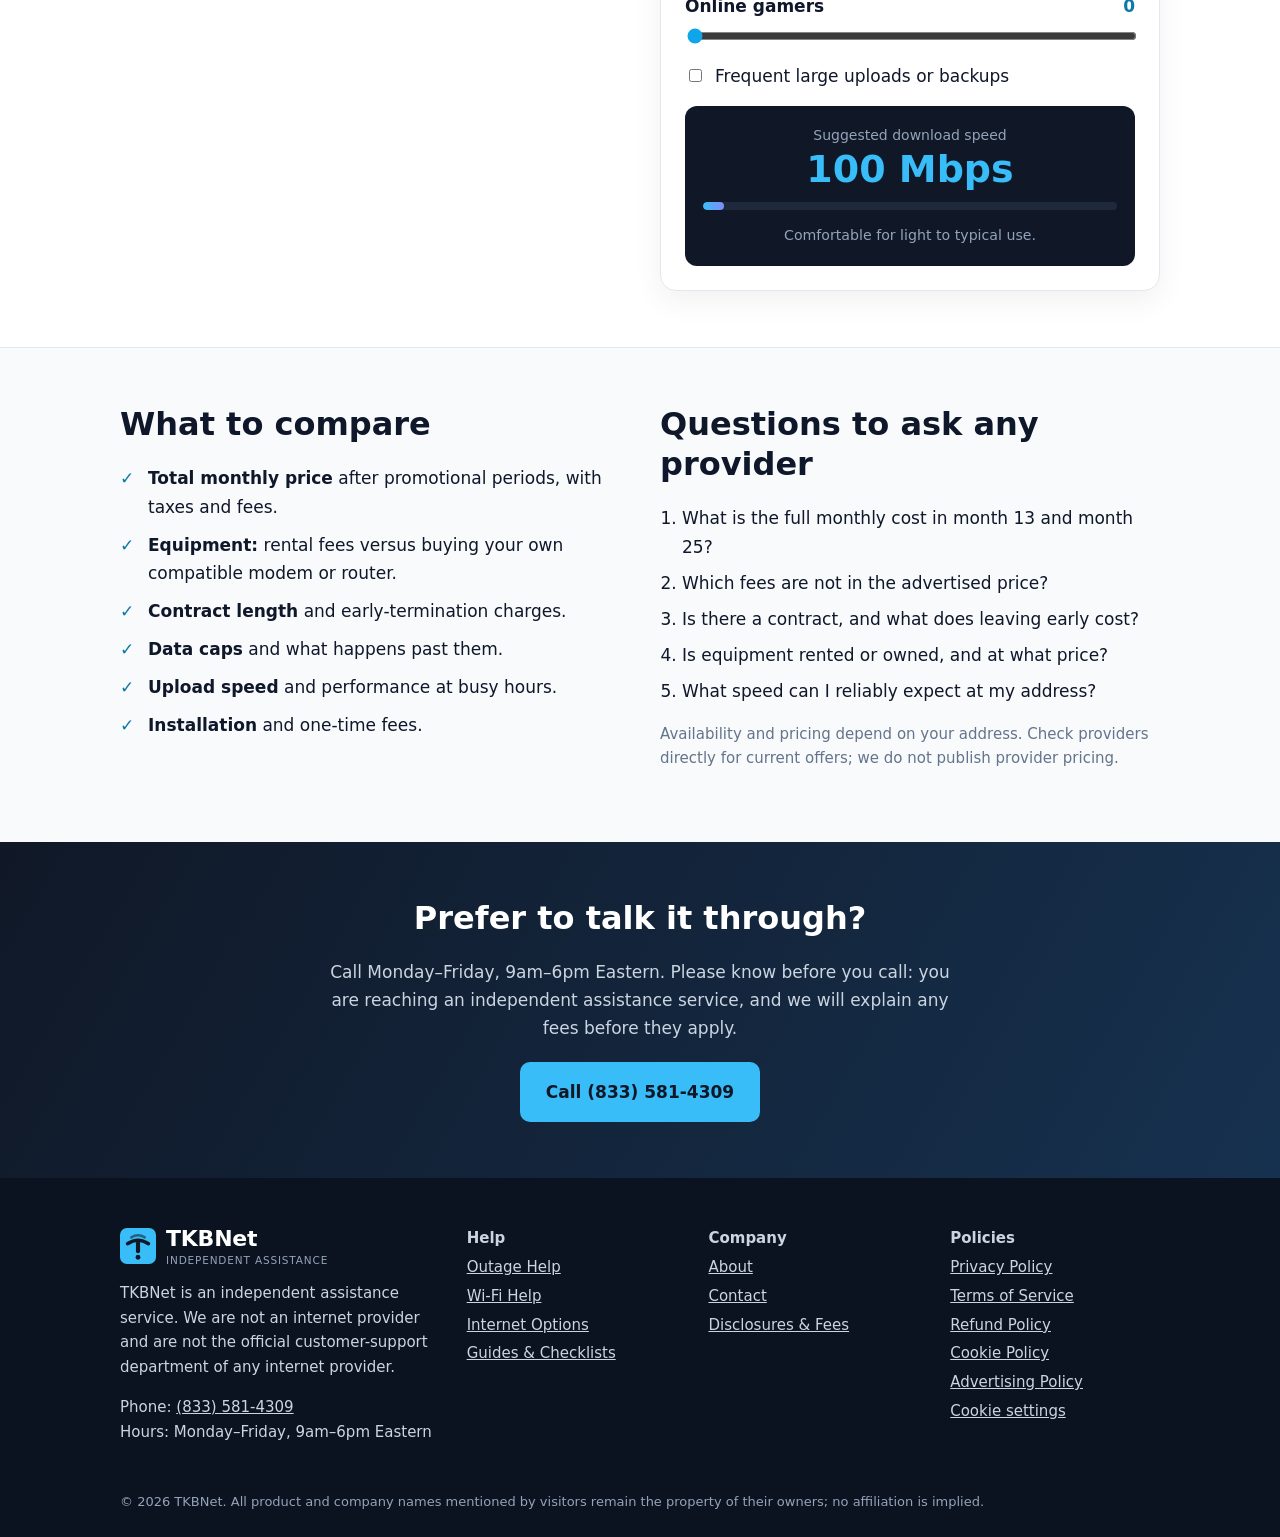
<file: internet-options/index.html>
<!doctype html>
<html lang="en">
<head>
<meta charset="utf-8">
<meta name="viewport" content="width=device-width, initial-scale=1">
<title>Internet Options: Connection Types, Speeds & Costs | TKBNet</title>
<meta name="description" content="Compare cable, fiber, DSL, fixed wireless, satellite and 5G home internet, and use our speed calculator to estimate what you need.">
<meta name="robots" content="index,follow,max-image-preview:large,max-snippet:-1">
<link rel="canonical" href="https://tkbnet.support/internet-options/">
<meta name="theme-color" content="#101827">
<meta name="format-detection" content="telephone=yes">
<meta property="og:site_name" content="TKBNet">
<meta property="og:locale" content="en_US">
<meta property="og:type" content="website">
<meta property="og:title" content="Internet Options: Connection Types, Speeds & Costs | TKBNet">
<meta property="og:description" content="Compare cable, fiber, DSL, fixed wireless, satellite and 5G home internet, and use our speed calculator to estimate what you need.">
<meta property="og:url" content="https://tkbnet.support/internet-options/">
<meta property="og:image" content="https://tkbnet.support/assets/og-image.png">
<meta property="og:image:width" content="1200">
<meta property="og:image:height" content="630">
<meta property="og:image:alt" content="TKBNet: independent internet and Wi-Fi outage support across the USA">
<meta name="twitter:card" content="summary_large_image">
<meta name="twitter:title" content="Internet Options: Connection Types, Speeds & Costs | TKBNet">
<meta name="twitter:description" content="Compare cable, fiber, DSL, fixed wireless, satellite and 5G home internet, and use our speed calculator to estimate what you need.">
<meta name="twitter:image" content="https://tkbnet.support/assets/og-image.png">
<link rel="icon" href="/assets/favicon.svg" type="image/svg+xml">
<link rel="icon" href="/assets/icon-192.png" sizes="192x192" type="image/png">
<link rel="apple-touch-icon" href="/assets/apple-touch-icon.png">
<link rel="manifest" href="/manifest.webmanifest">
<script type="application/ld+json">{"@context": "https://schema.org", "@graph": [{"@type": "Organization", "@id": "https://tkbnet.support/#org", "name": "TKBNet", "url": "https://tkbnet.support/", "logo": "https://tkbnet.support/assets/logo-light.svg", "description": "Independent phone support for internet and Wi-Fi outages and home-network equipment across the United States.", "areaServed": "US", "contactPoint": [{"@type": "ContactPoint", "contactType": "customer support", "telephone": "+18335814309", "areaServed": "US", "availableLanguage": "English"}]}, {"@type": "WebSite", "@id": "https://tkbnet.support/#site", "url": "https://tkbnet.support/", "name": "TKBNet", "publisher": {"@id": "https://tkbnet.support/#org"}, "inLanguage": "en-US"}, {"@type": "WebPage", "@id": "https://tkbnet.support/internet-options/#page", "url": "https://tkbnet.support/internet-options/", "name": "Internet Options: Connection Types, Speeds & Costs | TKBNet", "description": "Compare cable, fiber, DSL, fixed wireless, satellite and 5G home internet, and use our speed calculator to estimate what you need.", "isPartOf": {"@id": "https://tkbnet.support/#site"}, "about": {"@id": "https://tkbnet.support/#org"}, "inLanguage": "en-US", "dateModified": "2026-10-28"}, {"@type": "BreadcrumbList", "itemListElement": [{"@type": "ListItem", "position": 1, "name": "Home", "item": "https://tkbnet.support/"}, {"@type": "ListItem", "position": 2, "name": "Internet Options", "item": "https://tkbnet.support/internet-options/"}]}]}</script>
<script>document.documentElement.classList.add('js')</script>
<script>
window.dataLayer=window.dataLayer||[];function gtag(){dataLayer.push(arguments);}
gtag('consent','default',{ad_storage:'denied',ad_user_data:'denied',ad_personalization:'denied',analytics_storage:'denied',wait_for_update:500});
try{var _c=JSON.parse(localStorage.getItem('tkb-consent')||'null');if(_c){var _a=_c.advertising?'granted':'denied',_n=_c.analytics?'granted':'denied';gtag('consent','update',{ad_storage:_a,ad_user_data:_a,ad_personalization:_a,analytics_storage:_n});}}catch(e){}
gtag('js',new Date());gtag('config','AW-18492988888');
</script>
<script async src="https://www.googletagmanager.com/gtag/js?id=AW-18492988888"></script>
<link rel="stylesheet" href="/assets/style.css">
</head>
<body>
<a class="skip" href="#main">Skip to content</a>
<div class="banner" role="note">TKBNet is an independent assistance service. We are not an internet provider and are not the official customer-support department of any internet provider. <a href="/disclosures/">Read our disclosures</a></div>
<header class="site-header">
  <div class="wrap bar">
    <a class="logo" href="/" aria-label="TKBNet home"><svg class="mark" viewBox="0 0 48 48" aria-hidden="true" focusable="false"><rect width="48" height="48" rx="13" fill="#38BDF8"/><path d="M15 12.5Q24 7 33 12.5" fill="none" stroke="#101827" stroke-width="3.2" stroke-linecap="round" opacity=".55"/><path d="M10 21Q24 11.5 38 21" fill="none" stroke="#101827" stroke-width="4.5" stroke-linecap="round"/><path d="M24 20v11" stroke="#101827" stroke-width="5.5" stroke-linecap="round"/><circle cx="24" cy="39" r="3.2" fill="#101827"/></svg><span class="lt"><b>TKBNet</b><small>Independent Assistance</small></span></a>
    <button class="menu-btn" aria-expanded="false" aria-controls="nav" aria-label="Toggle menu"><span class="bars" aria-hidden="true"><i></i><i></i><i></i></span><span class="mt">Menu</span></button>
    <nav id="nav" aria-label="Main"><a href="/internet-outage-help/">Outage Help</a><a href="/connectivity-help/">Wi-Fi Help</a><a href="/internet-options/" aria-current="page">Internet Options</a><a href="/internet-guides/">Guides</a><a href="/about/">About</a><a href="/contact/">Contact</a><a class="btn btn-sm" href="tel:+18335814309">Call (833) 581-4309</a></nav>
  </div>
</header>
<main id="main">
<section class="pagehead"><span class="orb o1"></span><span class="orb o2"></span><span class="dots"></span><div class="wrap"><p class="eyebrow">Compare</p><h1>Internet Options</h1><p class="lead">What the main connection types mean, how much speed you need, and what to compare before choosing.</p></div></section>
<section class="section"><div class="wrap">
  <div class="reveal " style="--d:0ms"><p class="eyebrow dark">Connection types</p><h2 id="types">Five ways internet reaches your home</h2></div>
  <div class="cards">
    <article class="reveal card tilt" style="--d:0ms"><span class="icon-badge"><svg class="ic" viewBox="0 0 24 24" fill="none" stroke="currentColor" stroke-width="1.8" stroke-linecap="round" stroke-linejoin="round" aria-hidden="true"><path d="M4 18a8 8 0 1 1 16 0"/><path d="M12 18l4-6"/></svg></span><h3>Fiber</h3><p>Light signals over glass. Fast, steady, uploads often match downloads.</p><p class="mini"><strong>Watch for:</strong> Limited availability.</p></article><article class="reveal card tilt" style="--d:70ms"><span class="icon-badge"><svg class="ic" viewBox="0 0 24 24" fill="none" stroke="currentColor" stroke-width="1.8" stroke-linecap="round" stroke-linejoin="round" aria-hidden="true"><rect x="3" y="14" width="18" height="6" rx="2"/><path d="M7 14V8M17 14V6M7 17h.01M11 17h.01"/></svg></span><h3>Cable</h3><p>Data over the coax network. Widely available, strong downloads.</p><p class="mini"><strong>Watch for:</strong> Slower uploads; shared local capacity.</p></article><article class="reveal card tilt" style="--d:140ms"><span class="icon-badge"><svg class="ic" viewBox="0 0 24 24" fill="none" stroke="currentColor" stroke-width="1.8" stroke-linecap="round" stroke-linejoin="round" aria-hidden="true"><path d="M5 4h4l2 5-2.5 1.5a11 11 0 0 0 5 5L15 13l5 2v4a2 2 0 0 1-2 2A16 16 0 0 1 3 6a2 2 0 0 1 2-2z"/></svg></span><h3>DSL</h3><p>Data over phone lines. Basic use where little else is offered.</p><p class="mini"><strong>Watch for:</strong> Speed falls with distance.</p></article><article class="reveal card tilt" style="--d:210ms"><span class="icon-badge"><svg class="ic" viewBox="0 0 24 24" fill="none" stroke="currentColor" stroke-width="1.8" stroke-linecap="round" stroke-linejoin="round" aria-hidden="true"><path d="M2 9a15 15 0 0 1 20 0M5 12.5a10.5 10.5 0 0 1 14 0M8.5 16a5.5 5.5 0 0 1 7 0"/><circle cx="12" cy="19.5" r="1.3" fill="currentColor"/></svg></span><h3>Fixed wireless / 5G</h3><p>Radio signal to a home receiver. Useful without wired options.</p><p class="mini"><strong>Watch for:</strong> Signal strength and congestion.</p></article><article class="reveal card tilt" style="--d:280ms"><span class="icon-badge"><svg class="ic" viewBox="0 0 24 24" fill="none" stroke="currentColor" stroke-width="1.8" stroke-linecap="round" stroke-linejoin="round" aria-hidden="true"><path d="M3 11l9-8 9 8"/><path d="M5 10v10h14V10"/></svg></span><h3>Satellite</h3><p>Signal via satellites. Reaches rural and remote homes.</p><p class="mini"><strong>Watch for:</strong> Latency, data limits, weather.</p></article>
  </div>
</div></section>

<section class="section alt" id="calculator"><div class="wrap two">
  <div><div class="reveal " style="--d:0ms"><p class="eyebrow dark">Speed calculator</p><h2>How much speed do you need?</h2><p class="sub">A rough guide based on common household use. Not a guarantee or a quote.</p></div></div>
  <div class="reveal " style="--d:100ms"><form class="calc" onsubmit="return false">
    <label>People in your home <output id="o-people">3</output><input type="range" id="k-people" min="1" max="8" value="3"></label>
    <label>Simultaneous HD or 4K streams <output id="o-streams">2</output><input type="range" id="k-streams" min="0" max="6" value="2"></label>
    <label>Video calls / remote workers <output id="o-calls">1</output><input type="range" id="k-calls" min="0" max="5" value="1"></label>
    <label>Online gamers <output id="o-games">0</output><input type="range" id="k-games" min="0" max="5" value="0"></label>
    <label class="chk"><input type="checkbox" id="k-uploads"> Frequent large uploads or backups</label>
    <div class="result" aria-live="polite"><span>Suggested download speed</span><strong id="calc-out">200 Mbps</strong><div class="meter"><i id="calc-bar"></i></div><small id="calc-note">Comfortable for typical use.</small></div>
  </form></div>
</div></section>

<section class="section"><div class="wrap two">
  <div class="prose"><div class="reveal " style="--d:0ms"><h2 id="compare">What to compare</h2><ul class="ticks"><li><strong>Total monthly price</strong> after promotional periods, with taxes and fees.</li><li><strong>Equipment:</strong> rental fees versus buying your own compatible modem or router.</li><li><strong>Contract length</strong> and early-termination charges.</li><li><strong>Data caps</strong> and what happens past them.</li><li><strong>Upload speed</strong> and performance at busy hours.</li><li><strong>Installation</strong> and one-time fees.</li></ul></div></div>
  <div class="prose"><div class="reveal " style="--d:100ms"><h2 id="questions">Questions to ask any provider</h2><ol class="steps-list"><li>What is the full monthly cost in month 13 and month 25?</li><li>Which fees are not in the advertised price?</li><li>Is there a contract, and what does leaving early cost?</li><li>Is equipment rented or owned, and at what price?</li><li>What speed can I reliably expect at my address?</li></ol><p class="muted">Availability and pricing depend on your address. Check providers directly for current offers; we do not publish provider pricing.</p></div></div>
</div></section>
<section class="band"><div class="wrap center">
<h2>Prefer to talk it through?</h2>
<p>Call Monday–Friday, 9am–6pm Eastern. Please know before you call: you are reaching an independent assistance service, and we will explain any fees before they apply.</p>
<a class="btn" href="tel:+18335814309">Call (833) 581-4309</a>
</div></section>

</main>
<footer class="site-footer">
  <div class="wrap cols">
    <div>
      <a class="logo foot-logo" href="/" aria-label="TKBNet home"><svg class="mark" viewBox="0 0 48 48" aria-hidden="true" focusable="false"><rect width="48" height="48" rx="13" fill="#38BDF8"/><path d="M15 12.5Q24 7 33 12.5" fill="none" stroke="#101827" stroke-width="3.2" stroke-linecap="round" opacity=".55"/><path d="M10 21Q24 11.5 38 21" fill="none" stroke="#101827" stroke-width="4.5" stroke-linecap="round"/><path d="M24 20v11" stroke="#101827" stroke-width="5.5" stroke-linecap="round"/><circle cx="24" cy="39" r="3.2" fill="#101827"/></svg><span class="lt"><b>TKBNet</b><small>Independent Assistance</small></span></a>
      <p>TKBNet is an independent assistance service. We are not an internet provider and are not the official customer-support department of any internet provider.</p>
      <p>Phone: <a href="tel:+18335814309">(833) 581-4309</a><br>Hours: Monday–Friday, 9am–6pm Eastern</p>
    </div>
    <div>
      <strong>Help</strong>
      <a href="/internet-outage-help/">Outage Help</a>
      <a href="/connectivity-help/">Wi-Fi Help</a>
      <a href="/internet-options/">Internet Options</a>
      <a href="/internet-guides/">Guides &amp; Checklists</a>
    </div>
    <div>
      <strong>Company</strong>
      <a href="/about/">About</a>
      <a href="/contact/">Contact</a>
      <a href="/disclosures/">Disclosures &amp; Fees</a>
    </div>
    <div>
      <strong>Policies</strong>
      <a href="/privacy/">Privacy Policy</a>
      <a href="/terms/">Terms of Service</a>
      <a href="/refund-policy/">Refund Policy</a>
      <a href="/cookie-policy/">Cookie Policy</a>
      <a href="/advertising-policy/">Advertising Policy</a>
      <a href="#" data-cookie-settings>Cookie settings</a>
    </div>
  </div>
  <div class="wrap fine">&copy; 2026 TKBNet. All product and company names mentioned by visitors remain the property of their owners; no affiliation is implied.</div>
</footer>
<a class="call-bar" href="tel:+18335814309"><span class="ring" aria-hidden="true"></span>Call TKBNet &middot; (833) 581-4309</a>
<div class="popup" id="popup" hidden>
  <div class="pop-card" role="dialog" aria-modal="true" aria-labelledby="pop-t" aria-describedby="pop-d">
    <button class="pop-x" type="button" aria-label="Close">&times;</button>
    <div class="pop-art" aria-hidden="true"><svg class="mark" viewBox="0 0 48 48" aria-hidden="true" focusable="false"><rect width="48" height="48" rx="13" fill="#38BDF8"/><path d="M15 12.5Q24 7 33 12.5" fill="none" stroke="#101827" stroke-width="3.2" stroke-linecap="round" opacity=".55"/><path d="M10 21Q24 11.5 38 21" fill="none" stroke="#101827" stroke-width="4.5" stroke-linecap="round"/><path d="M24 20v11" stroke="#101827" stroke-width="5.5" stroke-linecap="round"/><circle cx="24" cy="39" r="3.2" fill="#101827"/></svg></div>
    <p class="eyebrow dark">Independent outage support</p>
    <h2 id="pop-t">Internet or Wi-Fi down right now?</h2>
    <p id="pop-d">Talk to a TKBNet technician anywhere in the USA. We help you tell an outage from an equipment problem and tell you what to do next. Fees are explained first, and you can hang up at no charge before agreeing to anything.</p>
    <a class="btn pulse" href="tel:+18335814309">Call (833) 581-4309</a>
    <a class="pop-alt" href="/internet-outage-help/">Try our free outage triage first</a>
    <small>TKBNet is an independent assistance service. We are not an internet provider and are not the official customer-support department of any internet provider.</small>
  </div>
</div>
<div class="cookie" id="cookie" role="dialog" aria-label="Cookie preferences" hidden>
  <strong>Your privacy choices</strong>
  <p>We use only essential storage by default. Optional analytics and advertising measurement run only if you allow them. See our <a href="/cookie-policy/">Cookie Policy</a>.</p>
  <div class="cookie-opts" id="cookie-opts" hidden>
    <label><input type="checkbox" checked disabled> Essential (always on)</label>
    <label><input type="checkbox" id="c-an"> Analytics</label>
    <label><input type="checkbox" id="c-ad"> Advertising measurement</label>
  </div>
  <div class="cookie-btns"><button class="btn btn-sm" data-c="all">Accept all</button><button class="btn btn-sm btn-line" data-c="none">Essential only</button><button class="btn btn-sm btn-line" data-c="manage">Manage</button></div>
</div>
<script src="/assets/site.js" defer></script>
</body>
</html>
</file>
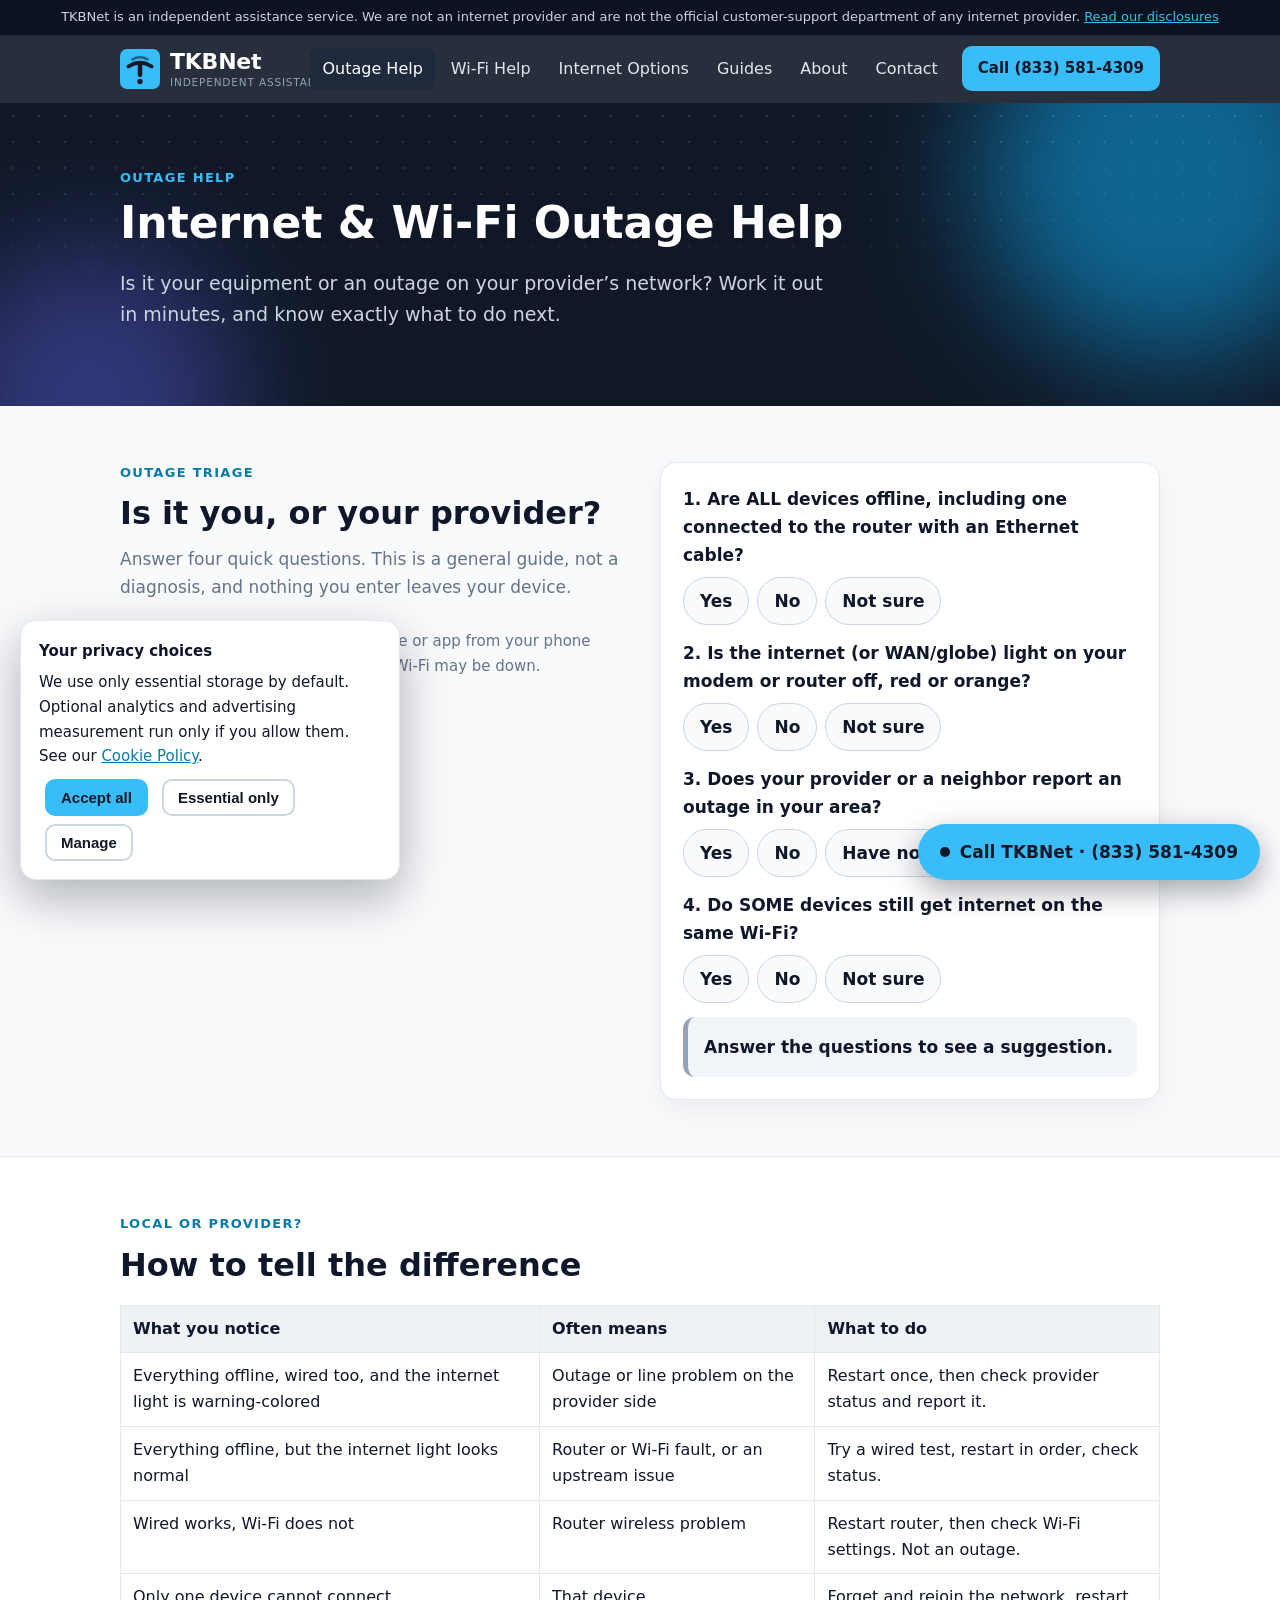
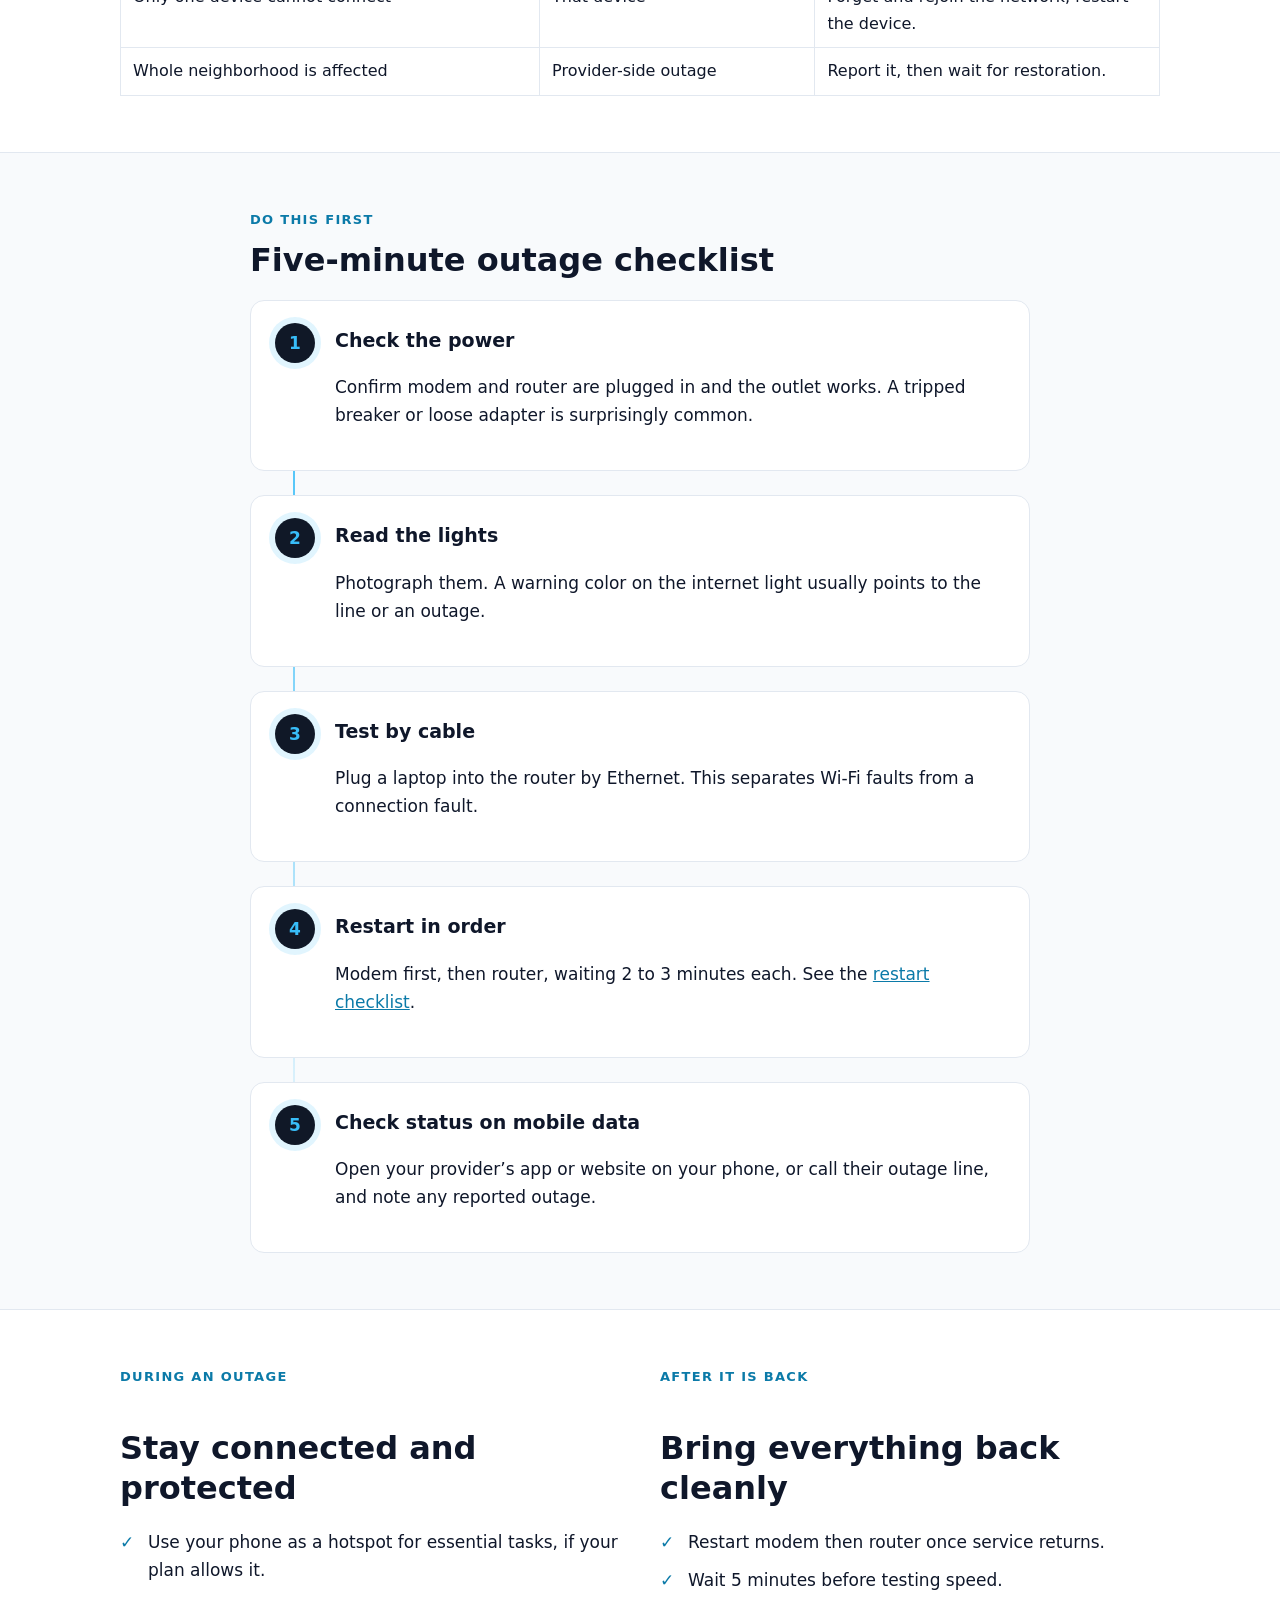
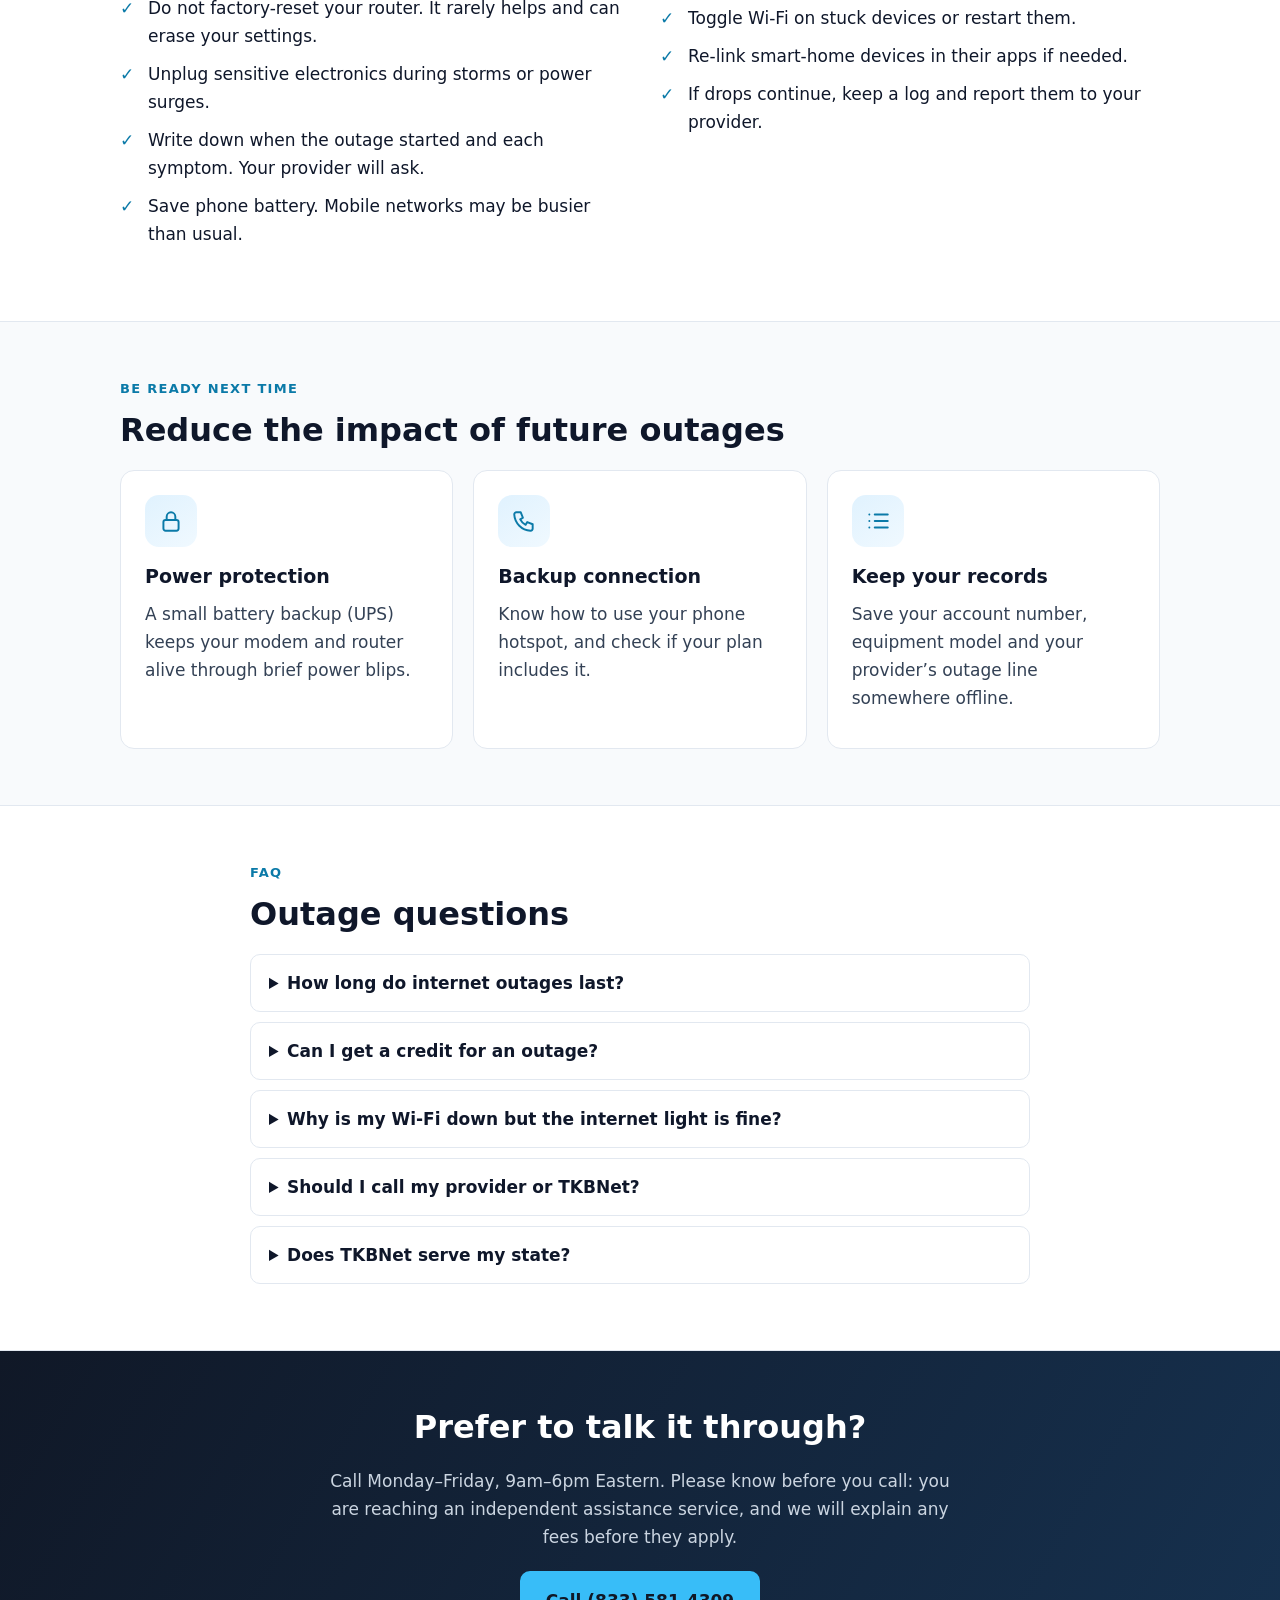
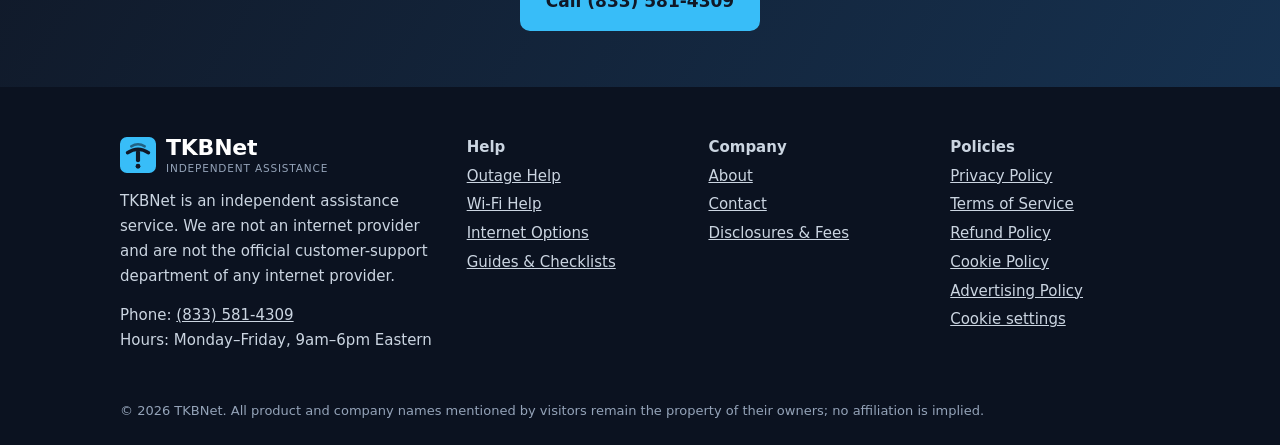
<file: internet-outage-help/index.html>
<!doctype html>
<html lang="en">
<head>
<meta charset="utf-8">
<meta name="viewport" content="width=device-width, initial-scale=1">
<title>Internet & Wi-Fi Outage Help: You or Your Provider? | TKBNet</title>
<meta name="description" content="Is your internet or Wi-Fi down? Use our free outage triage, step-by-step recovery checklist and outage survival guide for homes across the USA.">
<meta name="robots" content="index,follow,max-image-preview:large,max-snippet:-1">
<link rel="canonical" href="https://tkbnet.support/internet-outage-help/">
<meta name="theme-color" content="#101827">
<meta name="format-detection" content="telephone=yes">
<meta property="og:site_name" content="TKBNet">
<meta property="og:locale" content="en_US">
<meta property="og:type" content="website">
<meta property="og:title" content="Internet & Wi-Fi Outage Help: You or Your Provider? | TKBNet">
<meta property="og:description" content="Is your internet or Wi-Fi down? Use our free outage triage, step-by-step recovery checklist and outage survival guide for homes across the USA.">
<meta property="og:url" content="https://tkbnet.support/internet-outage-help/">
<meta property="og:image" content="https://tkbnet.support/assets/og-image.png">
<meta property="og:image:width" content="1200">
<meta property="og:image:height" content="630">
<meta property="og:image:alt" content="TKBNet: independent internet and Wi-Fi outage support across the USA">
<meta name="twitter:card" content="summary_large_image">
<meta name="twitter:title" content="Internet & Wi-Fi Outage Help: You or Your Provider? | TKBNet">
<meta name="twitter:description" content="Is your internet or Wi-Fi down? Use our free outage triage, step-by-step recovery checklist and outage survival guide for homes across the USA.">
<meta name="twitter:image" content="https://tkbnet.support/assets/og-image.png">
<link rel="icon" href="/assets/favicon.svg" type="image/svg+xml">
<link rel="icon" href="/assets/icon-192.png" sizes="192x192" type="image/png">
<link rel="apple-touch-icon" href="/assets/apple-touch-icon.png">
<link rel="manifest" href="/manifest.webmanifest">
<script type="application/ld+json">{"@context": "https://schema.org", "@graph": [{"@type": "Organization", "@id": "https://tkbnet.support/#org", "name": "TKBNet", "url": "https://tkbnet.support/", "logo": "https://tkbnet.support/assets/logo-light.svg", "description": "Independent phone support for internet and Wi-Fi outages and home-network equipment across the United States.", "areaServed": "US", "contactPoint": [{"@type": "ContactPoint", "contactType": "customer support", "telephone": "+18335814309", "areaServed": "US", "availableLanguage": "English"}]}, {"@type": "WebSite", "@id": "https://tkbnet.support/#site", "url": "https://tkbnet.support/", "name": "TKBNet", "publisher": {"@id": "https://tkbnet.support/#org"}, "inLanguage": "en-US"}, {"@type": "WebPage", "@id": "https://tkbnet.support/internet-outage-help/#page", "url": "https://tkbnet.support/internet-outage-help/", "name": "Internet & Wi-Fi Outage Help: You or Your Provider? | TKBNet", "description": "Is your internet or Wi-Fi down? Use our free outage triage, step-by-step recovery checklist and outage survival guide for homes across the USA.", "isPartOf": {"@id": "https://tkbnet.support/#site"}, "about": {"@id": "https://tkbnet.support/#org"}, "inLanguage": "en-US", "dateModified": "2026-10-28"}, {"@type": "FAQPage", "mainEntity": [{"@type": "Question", "name": "How long do internet outages last?", "acceptedAnswer": {"@type": "Answer", "text": "It depends on the cause. Brief ones may clear in under an hour, while storm damage or line repairs can take longer. Your provider is the source for restoration times."}}, {"@type": "Question", "name": "Can I get a credit for an outage?", "acceptedAnswer": {"@type": "Answer", "text": "Some providers offer credits. Ask your provider and have your outage notes ready. We cannot request credits for you."}}, {"@type": "Question", "name": "Why is my Wi-Fi down but the internet light is fine?", "acceptedAnswer": {"@type": "Answer", "text": "The router’s wireless side may have failed or hung. Restart the router and test by Ethernet to confirm."}}, {"@type": "Question", "name": "Should I call my provider or TKBNet?", "acceptedAnswer": {"@type": "Answer", "text": "If your provider reports an outage, wait for them. If you cannot tell, or the outage seems to be in your home, we can help you work it out. We do not replace your provider."}}, {"@type": "Question", "name": "Does TKBNet serve my state?", "acceptedAnswer": {"@type": "Answer", "text": "Yes. Our phone support covers households anywhere in the USA."}}]}]}</script>
<script>document.documentElement.classList.add('js')</script>
<script>
window.dataLayer=window.dataLayer||[];function gtag(){dataLayer.push(arguments);}
gtag('consent','default',{ad_storage:'denied',ad_user_data:'denied',ad_personalization:'denied',analytics_storage:'denied',wait_for_update:500});
try{var _c=JSON.parse(localStorage.getItem('tkb-consent')||'null');if(_c){var _a=_c.advertising?'granted':'denied',_n=_c.analytics?'granted':'denied';gtag('consent','update',{ad_storage:_a,ad_user_data:_a,ad_personalization:_a,analytics_storage:_n});}}catch(e){}
gtag('js',new Date());gtag('config','AW-18492988888');
</script>
<script async src="https://www.googletagmanager.com/gtag/js?id=AW-18492988888"></script>
<link rel="stylesheet" href="/assets/style.css">
</head>
<body>
<a class="skip" href="#main">Skip to content</a>
<div class="banner" role="note">TKBNet is an independent assistance service. We are not an internet provider and are not the official customer-support department of any internet provider. <a href="/disclosures/">Read our disclosures</a></div>
<header class="site-header">
  <div class="wrap bar">
    <a class="logo" href="/" aria-label="TKBNet home"><svg class="mark" viewBox="0 0 48 48" aria-hidden="true" focusable="false"><rect width="48" height="48" rx="13" fill="#38BDF8"/><path d="M15 12.5Q24 7 33 12.5" fill="none" stroke="#101827" stroke-width="3.2" stroke-linecap="round" opacity=".55"/><path d="M10 21Q24 11.5 38 21" fill="none" stroke="#101827" stroke-width="4.5" stroke-linecap="round"/><path d="M24 20v11" stroke="#101827" stroke-width="5.5" stroke-linecap="round"/><circle cx="24" cy="39" r="3.2" fill="#101827"/></svg><span class="lt"><b>TKBNet</b><small>Independent Assistance</small></span></a>
    <button class="menu-btn" aria-expanded="false" aria-controls="nav" aria-label="Toggle menu"><span class="bars" aria-hidden="true"><i></i><i></i><i></i></span><span class="mt">Menu</span></button>
    <nav id="nav" aria-label="Main"><a href="/internet-outage-help/" aria-current="page">Outage Help</a><a href="/connectivity-help/">Wi-Fi Help</a><a href="/internet-options/">Internet Options</a><a href="/internet-guides/">Guides</a><a href="/about/">About</a><a href="/contact/">Contact</a><a class="btn btn-sm" href="tel:+18335814309">Call (833) 581-4309</a></nav>
  </div>
</header>
<main id="main">
<section class="pagehead"><span class="orb o1"></span><span class="orb o2"></span><span class="dots"></span><div class="wrap"><p class="eyebrow">Outage help</p><h1>Internet &amp; Wi-Fi Outage Help</h1><p class="lead">Is it your equipment or an outage on your provider&rsquo;s network? Work it out in minutes, and know exactly what to do next.</p></div></section>
<section class="section" id="triage"><div class="wrap two">
  <div><div class="reveal " style="--d:0ms"><p class="eyebrow dark">Outage triage</p><h2>Is it you, or your provider?</h2><p class="sub">Answer four quick questions. This is a general guide, not a diagnosis, and nothing you enter leaves your device.</p></div>
  <div class="prose"><div class="reveal " style="--d:100ms"><p class="muted">Tip: check your provider&rsquo;s status page or app from your phone using mobile data, since your home Wi-Fi may be down.</p></div></div></div>
  <div class="reveal " style="--d:100ms"><form class="triage" onsubmit="return false">
    <fieldset class="q"><legend>1. Are ALL devices offline, including one connected to the router with an Ethernet cable?</legend><div class="opts"><label class="opt"><input type="radio" name="q1" value="y"> <span>Yes</span></label><label class="opt"><input type="radio" name="q1" value="n"> <span>No</span></label><label class="opt"><input type="radio" name="q1" value="u"> <span>Not sure</span></label></div></fieldset>
    <fieldset class="q"><legend>2. Is the internet (or WAN/globe) light on your modem or router off, red or orange?</legend><div class="opts"><label class="opt"><input type="radio" name="q2" value="y"> <span>Yes</span></label><label class="opt"><input type="radio" name="q2" value="n"> <span>No</span></label><label class="opt"><input type="radio" name="q2" value="u"> <span>Not sure</span></label></div></fieldset>
    <fieldset class="q"><legend>3. Does your provider or a neighbor report an outage in your area?</legend><div class="opts"><label class="opt"><input type="radio" name="q3" value="y"> <span>Yes</span></label><label class="opt"><input type="radio" name="q3" value="n"> <span>No</span></label><label class="opt"><input type="radio" name="q3" value="u"> <span>Have not checked</span></label></div></fieldset>
    <fieldset class="q"><legend>4. Do SOME devices still get internet on the same Wi-Fi?</legend><div class="opts"><label class="opt"><input type="radio" name="q4" value="y"> <span>Yes</span></label><label class="opt"><input type="radio" name="q4" value="n"> <span>No</span></label><label class="opt"><input type="radio" name="q4" value="u"> <span>Not sure</span></label></div></fieldset>
    <div class="verdict" id="verdict" aria-live="polite"><strong>Answer the questions to see a suggestion.</strong></div>
  </form></div>
</div></section>

<section class="section alt"><div class="wrap">
  <div class="reveal " style="--d:0ms"><p class="eyebrow dark">Local or provider?</p><h2>How to tell the difference</h2></div>
  <div class="table-wrap reveal"><table>
  <thead><tr><th>What you notice</th><th>Often means</th><th>What to do</th></tr></thead>
  <tbody>
  <tr><td>Everything offline, wired too, and the internet light is warning-colored</td><td>Outage or line problem on the provider side</td><td>Restart once, then check provider status and report it.</td></tr>
  <tr><td>Everything offline, but the internet light looks normal</td><td>Router or Wi-Fi fault, or an upstream issue</td><td>Try a wired test, restart in order, check status.</td></tr>
  <tr><td>Wired works, Wi-Fi does not</td><td>Router wireless problem</td><td>Restart router, then check Wi-Fi settings. Not an outage.</td></tr>
  <tr><td>Only one device cannot connect</td><td>That device</td><td>Forget and rejoin the network, restart the device.</td></tr>
  <tr><td>Whole neighborhood is affected</td><td>Provider-side outage</td><td>Report it, then wait for restoration.</td></tr>
  </tbody></table></div>
</div></section>

<section class="section"><div class="wrap narrow">
  <div class="reveal " style="--d:0ms"><p class="eyebrow dark">Do this first</p><h2 id="steps">Five-minute outage checklist</h2></div>
  <ol class="timeline vertical">
    <li class="reveal " style="--d:0ms"><span class="num">1</span><h3>Check the power</h3><p>Confirm modem and router are plugged in and the outlet works. A tripped breaker or loose adapter is surprisingly common.</p></li><li class="reveal " style="--d:70ms"><span class="num">2</span><h3>Read the lights</h3><p>Photograph them. A warning color on the internet light usually points to the line or an outage.</p></li><li class="reveal " style="--d:140ms"><span class="num">3</span><h3>Test by cable</h3><p>Plug a laptop into the router by Ethernet. This separates Wi-Fi faults from a connection fault.</p></li><li class="reveal " style="--d:210ms"><span class="num">4</span><h3>Restart in order</h3><p>Modem first, then router, waiting 2 to 3 minutes each. See the <a href="/internet-guides/#restart">restart checklist</a>.</p></li><li class="reveal " style="--d:280ms"><span class="num">5</span><h3>Check status on mobile data</h3><p>Open your provider&rsquo;s app or website on your phone, or call their outage line, and note any reported outage.</p></li>
  </ol>
</div></section>

<section class="section alt" id="during"><div class="wrap two">
  <div class="prose"><div class="reveal " style="--d:0ms"><p class="eyebrow dark">During an outage</p><h2>Stay connected and protected</h2><ul class="ticks"><li>Use your phone as a hotspot for essential tasks, if your plan allows it.</li><li>Do not factory-reset your router. It rarely helps and can erase your settings.</li><li>Unplug sensitive electronics during storms or power surges.</li><li>Write down when the outage started and each symptom. Your provider will ask.</li><li>Save phone battery. Mobile networks may be busier than usual.</li></ul></div></div>
  <div class="prose"><div class="reveal " style="--d:100ms"><p class="eyebrow dark">After it is back</p><h2>Bring everything back cleanly</h2><ul class="ticks"><li>Restart modem then router once service returns.</li><li>Wait 5 minutes before testing speed.</li><li>Toggle Wi-Fi on stuck devices or restart them.</li><li>Re-link smart-home devices in their apps if needed.</li><li>If drops continue, keep a log and report them to your provider.</li></ul></div></div>
</div></section>

<section class="section"><div class="wrap">
  <div class="reveal " style="--d:0ms"><p class="eyebrow dark">Be ready next time</p><h2>Reduce the impact of future outages</h2></div>
  <div class="cards three">
    <article class="reveal card tilt" style="--d:0ms"><span class="icon-badge"><svg class="ic" viewBox="0 0 24 24" fill="none" stroke="currentColor" stroke-width="1.8" stroke-linecap="round" stroke-linejoin="round" aria-hidden="true"><rect x="5" y="11" width="14" height="10" rx="2"/><path d="M8 11V8a4 4 0 0 1 8 0v3"/></svg></span><h3>Power protection</h3><p>A small battery backup (UPS) keeps your modem and router alive through brief power blips.</p></article><article class="reveal card tilt" style="--d:90ms"><span class="icon-badge"><svg class="ic" viewBox="0 0 24 24" fill="none" stroke="currentColor" stroke-width="1.8" stroke-linecap="round" stroke-linejoin="round" aria-hidden="true"><path d="M5 4h4l2 5-2.5 1.5a11 11 0 0 0 5 5L15 13l5 2v4a2 2 0 0 1-2 2A16 16 0 0 1 3 6a2 2 0 0 1 2-2z"/></svg></span><h3>Backup connection</h3><p>Know how to use your phone hotspot, and check if your plan includes it.</p></article><article class="reveal card tilt" style="--d:180ms"><span class="icon-badge"><svg class="ic" viewBox="0 0 24 24" fill="none" stroke="currentColor" stroke-width="1.8" stroke-linecap="round" stroke-linejoin="round" aria-hidden="true"><path d="M9 6h12M9 12h12M9 18h12M4 6h.01M4 12h.01M4 18h.01"/></svg></span><h3>Keep your records</h3><p>Save your account number, equipment model and your provider&rsquo;s outage line somewhere offline.</p></article>
  </div>
</div></section>

<section class="section alt"><div class="wrap narrow">
  <div class="reveal " style="--d:0ms"><p class="eyebrow dark">FAQ</p><h2>Outage questions</h2></div>
  <details class='reveal'><summary>How long do internet outages last?</summary><p>It depends on the cause. Brief ones may clear in under an hour, while storm damage or line repairs can take longer. Your provider is the source for restoration times.</p></details><details class='reveal'><summary>Can I get a credit for an outage?</summary><p>Some providers offer credits. Ask your provider and have your outage notes ready. We cannot request credits for you.</p></details><details class='reveal'><summary>Why is my Wi-Fi down but the internet light is fine?</summary><p>The router&rsquo;s wireless side may have failed or hung. Restart the router and test by Ethernet to confirm.</p></details><details class='reveal'><summary>Should I call my provider or TKBNet?</summary><p>If your provider reports an outage, wait for them. If you cannot tell, or the outage seems to be in your home, we can help you work it out. We do not replace your provider.</p></details><details class='reveal'><summary>Does TKBNet serve my state?</summary><p>Yes. Our phone support covers households anywhere in the USA.</p></details>
</div></section>
<section class="band"><div class="wrap center">
<h2>Prefer to talk it through?</h2>
<p>Call Monday–Friday, 9am–6pm Eastern. Please know before you call: you are reaching an independent assistance service, and we will explain any fees before they apply.</p>
<a class="btn" href="tel:+18335814309">Call (833) 581-4309</a>
</div></section>

</main>
<footer class="site-footer">
  <div class="wrap cols">
    <div>
      <a class="logo foot-logo" href="/" aria-label="TKBNet home"><svg class="mark" viewBox="0 0 48 48" aria-hidden="true" focusable="false"><rect width="48" height="48" rx="13" fill="#38BDF8"/><path d="M15 12.5Q24 7 33 12.5" fill="none" stroke="#101827" stroke-width="3.2" stroke-linecap="round" opacity=".55"/><path d="M10 21Q24 11.5 38 21" fill="none" stroke="#101827" stroke-width="4.5" stroke-linecap="round"/><path d="M24 20v11" stroke="#101827" stroke-width="5.5" stroke-linecap="round"/><circle cx="24" cy="39" r="3.2" fill="#101827"/></svg><span class="lt"><b>TKBNet</b><small>Independent Assistance</small></span></a>
      <p>TKBNet is an independent assistance service. We are not an internet provider and are not the official customer-support department of any internet provider.</p>
      <p>Phone: <a href="tel:+18335814309">(833) 581-4309</a><br>Hours: Monday–Friday, 9am–6pm Eastern</p>
    </div>
    <div>
      <strong>Help</strong>
      <a href="/internet-outage-help/">Outage Help</a>
      <a href="/connectivity-help/">Wi-Fi Help</a>
      <a href="/internet-options/">Internet Options</a>
      <a href="/internet-guides/">Guides &amp; Checklists</a>
    </div>
    <div>
      <strong>Company</strong>
      <a href="/about/">About</a>
      <a href="/contact/">Contact</a>
      <a href="/disclosures/">Disclosures &amp; Fees</a>
    </div>
    <div>
      <strong>Policies</strong>
      <a href="/privacy/">Privacy Policy</a>
      <a href="/terms/">Terms of Service</a>
      <a href="/refund-policy/">Refund Policy</a>
      <a href="/cookie-policy/">Cookie Policy</a>
      <a href="/advertising-policy/">Advertising Policy</a>
      <a href="#" data-cookie-settings>Cookie settings</a>
    </div>
  </div>
  <div class="wrap fine">&copy; 2026 TKBNet. All product and company names mentioned by visitors remain the property of their owners; no affiliation is implied.</div>
</footer>
<a class="call-bar" href="tel:+18335814309"><span class="ring" aria-hidden="true"></span>Call TKBNet &middot; (833) 581-4309</a>
<div class="popup" id="popup" hidden>
  <div class="pop-card" role="dialog" aria-modal="true" aria-labelledby="pop-t" aria-describedby="pop-d">
    <button class="pop-x" type="button" aria-label="Close">&times;</button>
    <div class="pop-art" aria-hidden="true"><svg class="mark" viewBox="0 0 48 48" aria-hidden="true" focusable="false"><rect width="48" height="48" rx="13" fill="#38BDF8"/><path d="M15 12.5Q24 7 33 12.5" fill="none" stroke="#101827" stroke-width="3.2" stroke-linecap="round" opacity=".55"/><path d="M10 21Q24 11.5 38 21" fill="none" stroke="#101827" stroke-width="4.5" stroke-linecap="round"/><path d="M24 20v11" stroke="#101827" stroke-width="5.5" stroke-linecap="round"/><circle cx="24" cy="39" r="3.2" fill="#101827"/></svg></div>
    <p class="eyebrow dark">Independent outage support</p>
    <h2 id="pop-t">Internet or Wi-Fi down right now?</h2>
    <p id="pop-d">Talk to a TKBNet technician anywhere in the USA. We help you tell an outage from an equipment problem and tell you what to do next. Fees are explained first, and you can hang up at no charge before agreeing to anything.</p>
    <a class="btn pulse" href="tel:+18335814309">Call (833) 581-4309</a>
    <a class="pop-alt" href="/internet-outage-help/">Try our free outage triage first</a>
    <small>TKBNet is an independent assistance service. We are not an internet provider and are not the official customer-support department of any internet provider.</small>
  </div>
</div>
<div class="cookie" id="cookie" role="dialog" aria-label="Cookie preferences" hidden>
  <strong>Your privacy choices</strong>
  <p>We use only essential storage by default. Optional analytics and advertising measurement run only if you allow them. See our <a href="/cookie-policy/">Cookie Policy</a>.</p>
  <div class="cookie-opts" id="cookie-opts" hidden>
    <label><input type="checkbox" checked disabled> Essential (always on)</label>
    <label><input type="checkbox" id="c-an"> Analytics</label>
    <label><input type="checkbox" id="c-ad"> Advertising measurement</label>
  </div>
  <div class="cookie-btns"><button class="btn btn-sm" data-c="all">Accept all</button><button class="btn btn-sm btn-line" data-c="none">Essential only</button><button class="btn btn-sm btn-line" data-c="manage">Manage</button></div>
</div>
<script src="/assets/site.js" defer></script>
</body>
</html>
</file>
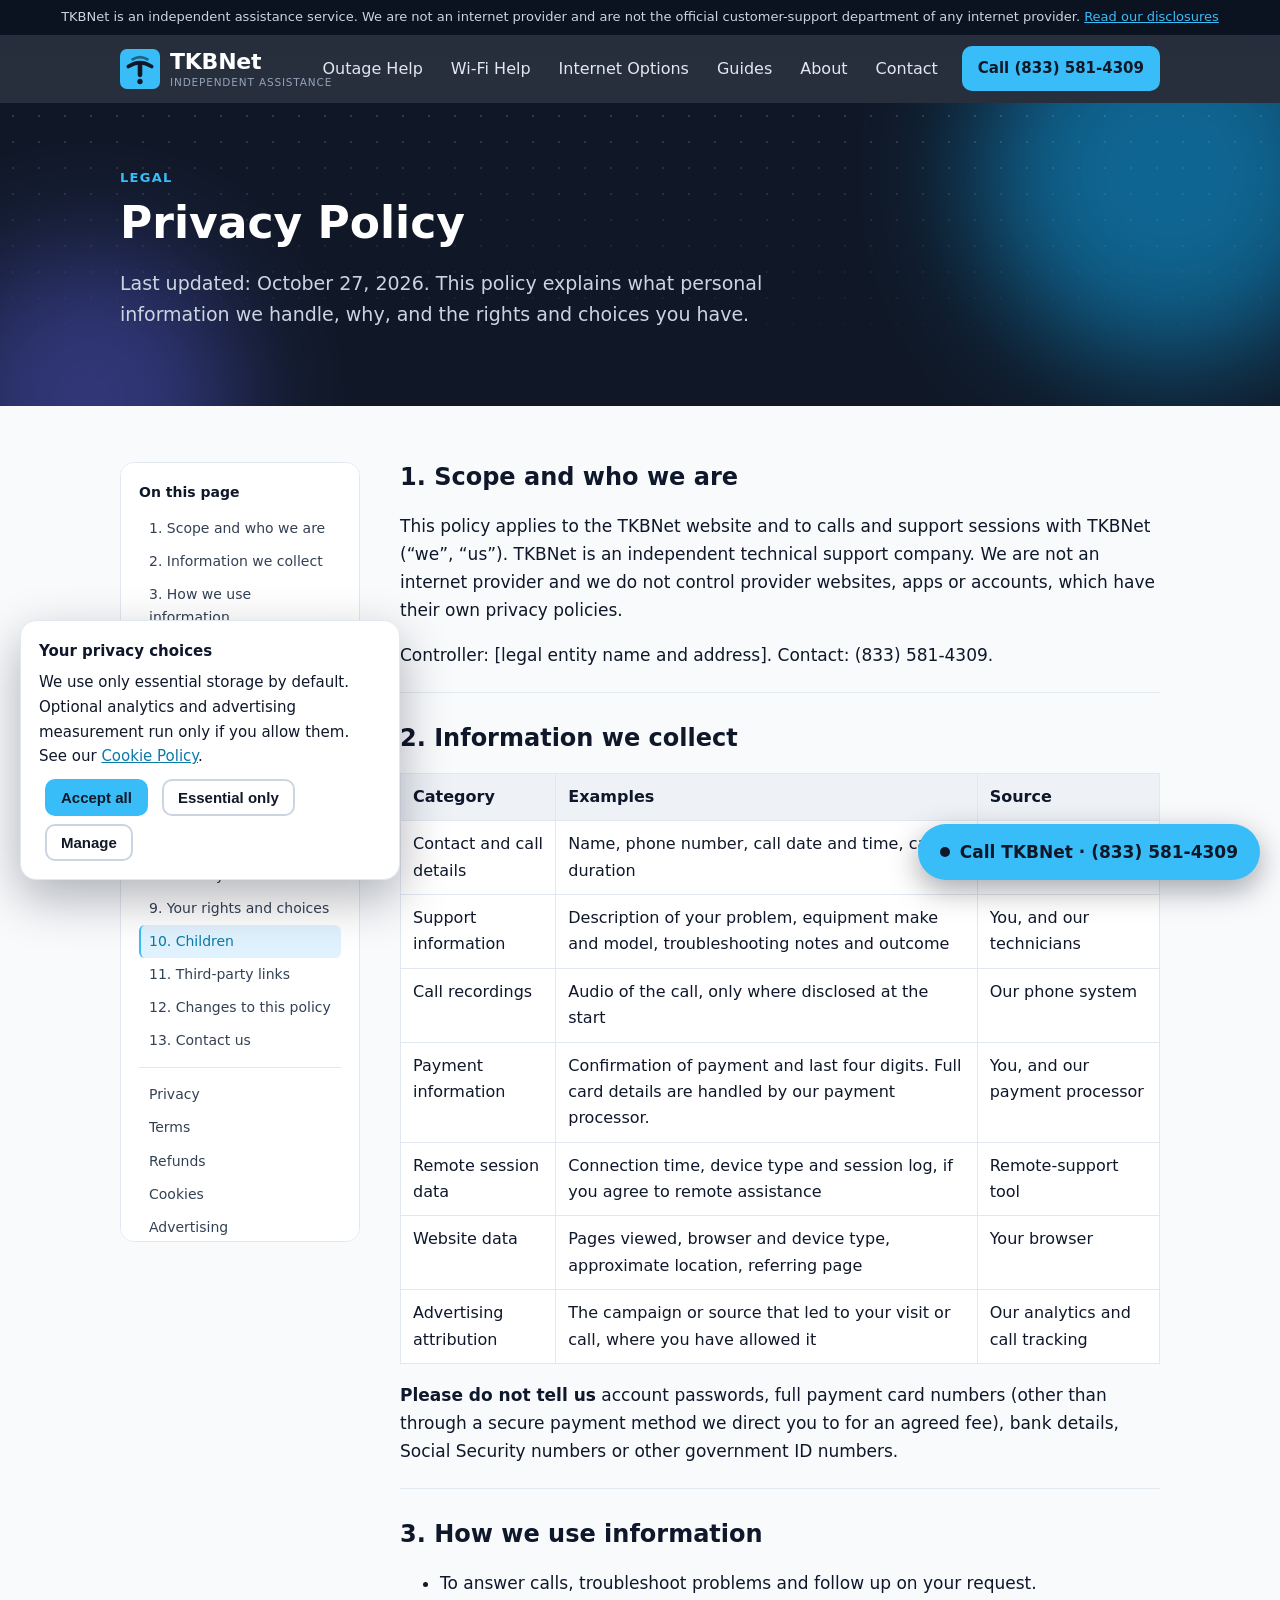
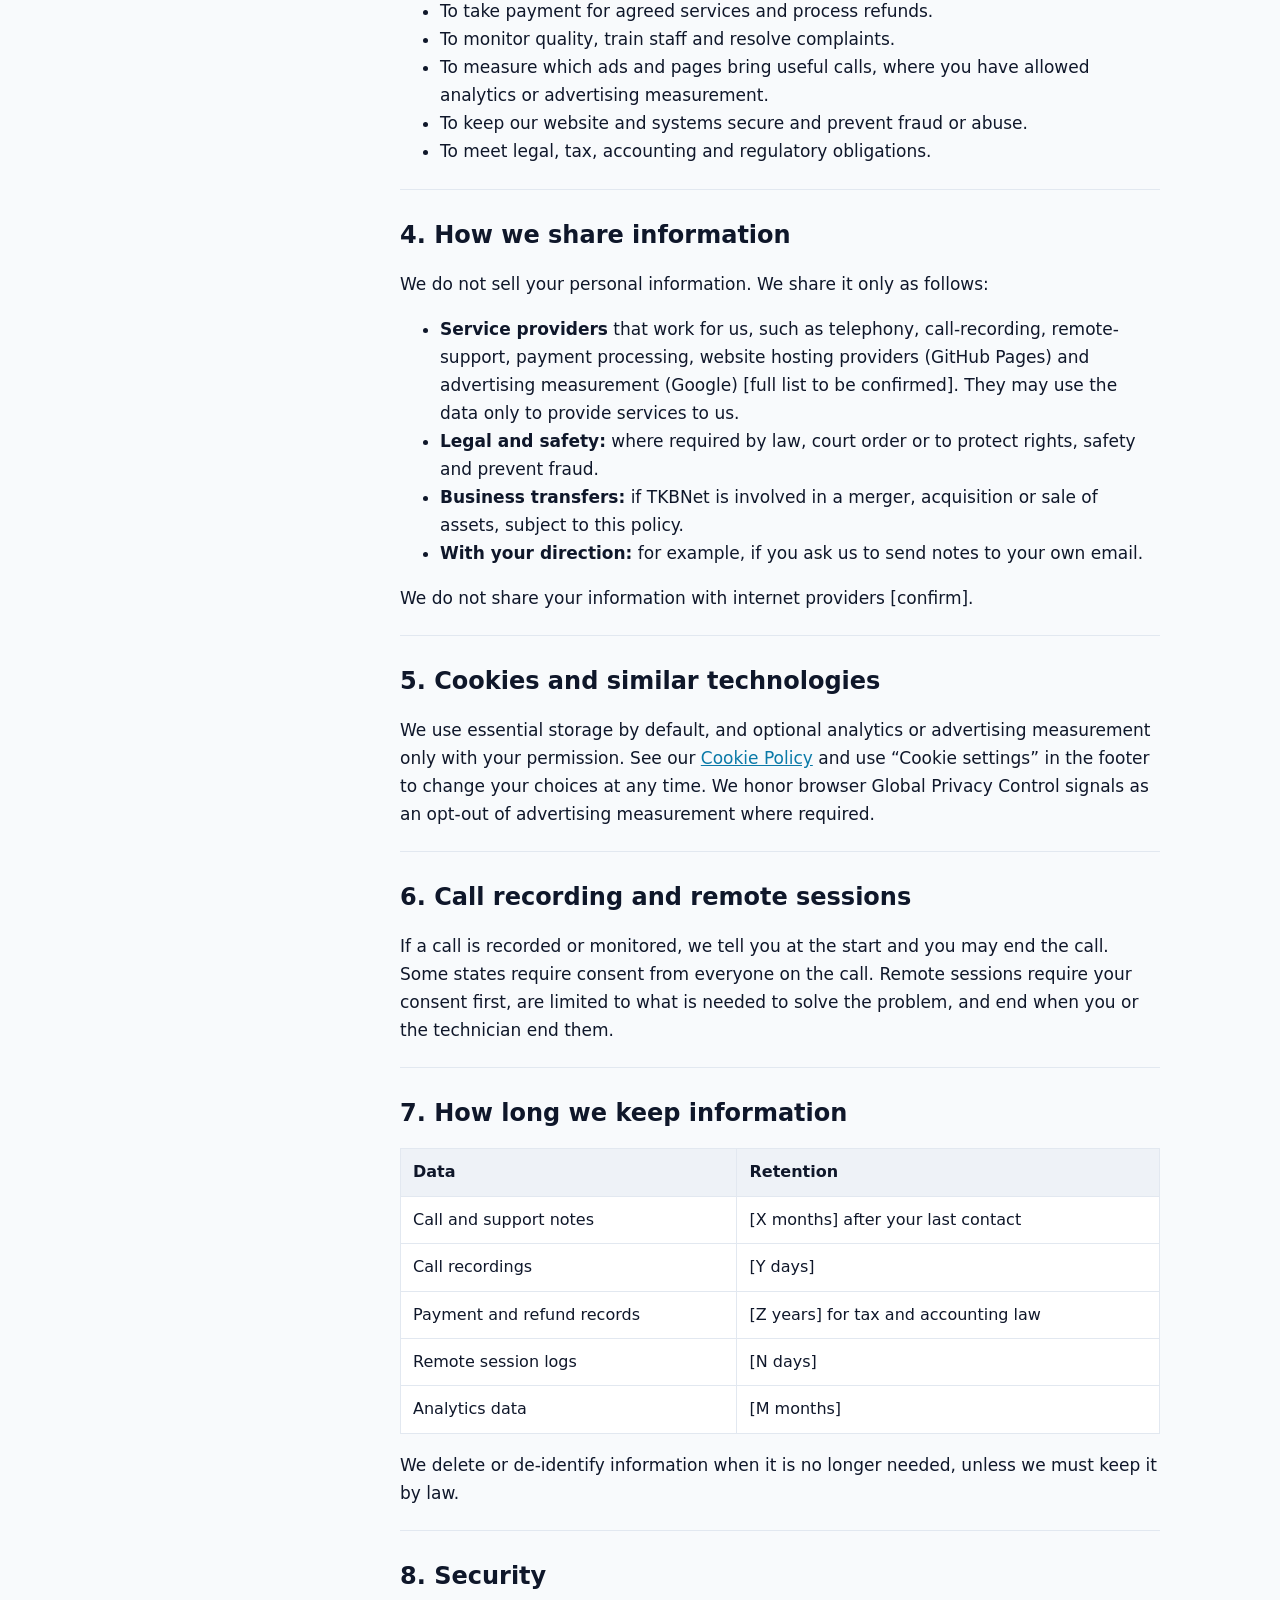
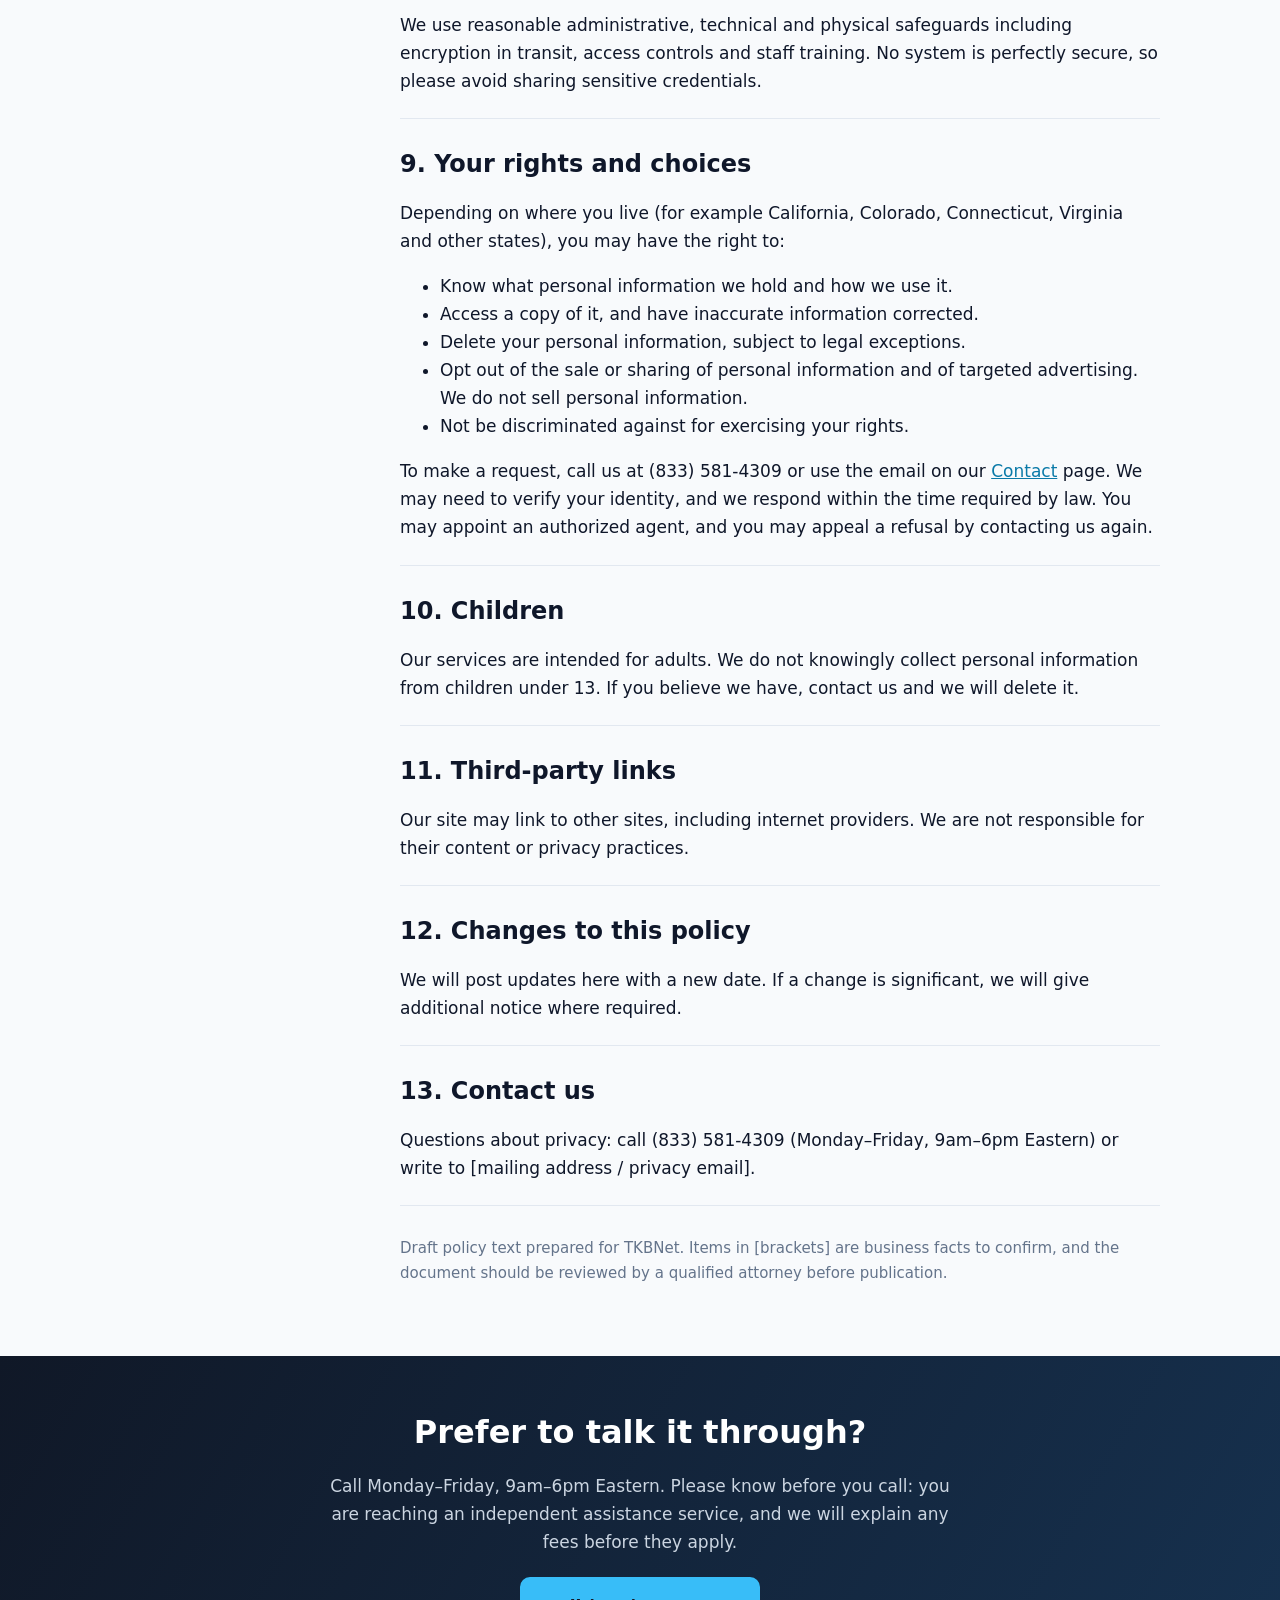
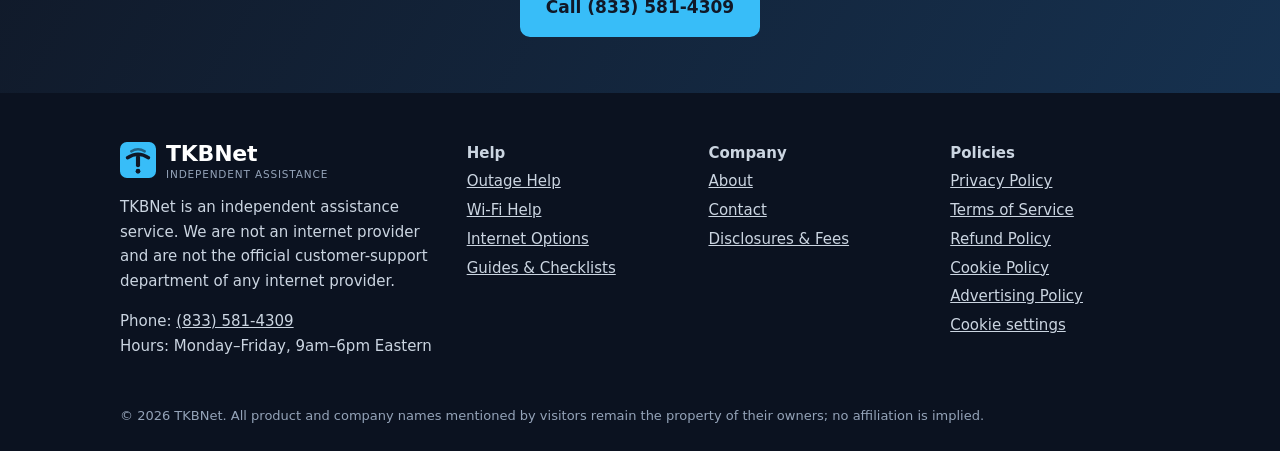
<file: privacy/index.html>
<!doctype html>
<html lang="en">
<head>
<meta charset="utf-8">
<meta name="viewport" content="width=device-width, initial-scale=1">
<title>Privacy Policy | TKBNet Independent Support</title>
<meta name="description" content="How TKBNet collects, uses, shares, retains and protects personal information from website visitors and callers, and the choices you have.">
<meta name="robots" content="index,follow,max-image-preview:large,max-snippet:-1">
<link rel="canonical" href="https://tkbnet.support/privacy/">
<meta name="theme-color" content="#101827">
<meta name="format-detection" content="telephone=yes">
<meta property="og:site_name" content="TKBNet">
<meta property="og:locale" content="en_US">
<meta property="og:type" content="website">
<meta property="og:title" content="Privacy Policy | TKBNet Independent Support">
<meta property="og:description" content="How TKBNet collects, uses, shares, retains and protects personal information from website visitors and callers, and the choices you have.">
<meta property="og:url" content="https://tkbnet.support/privacy/">
<meta property="og:image" content="https://tkbnet.support/assets/og-image.png">
<meta property="og:image:width" content="1200">
<meta property="og:image:height" content="630">
<meta property="og:image:alt" content="TKBNet: independent internet and Wi-Fi outage support across the USA">
<meta name="twitter:card" content="summary_large_image">
<meta name="twitter:title" content="Privacy Policy | TKBNet Independent Support">
<meta name="twitter:description" content="How TKBNet collects, uses, shares, retains and protects personal information from website visitors and callers, and the choices you have.">
<meta name="twitter:image" content="https://tkbnet.support/assets/og-image.png">
<link rel="icon" href="/assets/favicon.svg" type="image/svg+xml">
<link rel="icon" href="/assets/icon-192.png" sizes="192x192" type="image/png">
<link rel="apple-touch-icon" href="/assets/apple-touch-icon.png">
<link rel="manifest" href="/manifest.webmanifest">
<script type="application/ld+json">{"@context": "https://schema.org", "@graph": [{"@type": "Organization", "@id": "https://tkbnet.support/#org", "name": "TKBNet", "url": "https://tkbnet.support/", "logo": "https://tkbnet.support/assets/logo-light.svg", "description": "Independent phone support for internet and Wi-Fi outages and home-network equipment across the United States.", "areaServed": "US", "contactPoint": [{"@type": "ContactPoint", "contactType": "customer support", "telephone": "+18335814309", "areaServed": "US", "availableLanguage": "English"}]}, {"@type": "WebSite", "@id": "https://tkbnet.support/#site", "url": "https://tkbnet.support/", "name": "TKBNet", "publisher": {"@id": "https://tkbnet.support/#org"}, "inLanguage": "en-US"}, {"@type": "WebPage", "@id": "https://tkbnet.support/privacy/#page", "url": "https://tkbnet.support/privacy/", "name": "Privacy Policy | TKBNet Independent Support", "description": "How TKBNet collects, uses, shares, retains and protects personal information from website visitors and callers, and the choices you have.", "isPartOf": {"@id": "https://tkbnet.support/#site"}, "about": {"@id": "https://tkbnet.support/#org"}, "inLanguage": "en-US", "dateModified": "2026-10-28"}, {"@type": "BreadcrumbList", "itemListElement": [{"@type": "ListItem", "position": 1, "name": "Home", "item": "https://tkbnet.support/"}, {"@type": "ListItem", "position": 2, "name": "Privacy Policy", "item": "https://tkbnet.support/privacy/"}]}]}</script>
<script>document.documentElement.classList.add('js')</script>
<script>
window.dataLayer=window.dataLayer||[];function gtag(){dataLayer.push(arguments);}
gtag('consent','default',{ad_storage:'denied',ad_user_data:'denied',ad_personalization:'denied',analytics_storage:'denied',wait_for_update:500});
try{var _c=JSON.parse(localStorage.getItem('tkb-consent')||'null');if(_c){var _a=_c.advertising?'granted':'denied',_n=_c.analytics?'granted':'denied';gtag('consent','update',{ad_storage:_a,ad_user_data:_a,ad_personalization:_a,analytics_storage:_n});}}catch(e){}
gtag('js',new Date());gtag('config','AW-18492988888');
</script>
<script async src="https://www.googletagmanager.com/gtag/js?id=AW-18492988888"></script>
<link rel="stylesheet" href="/assets/style.css">
</head>
<body>
<a class="skip" href="#main">Skip to content</a>
<div class="banner" role="note">TKBNet is an independent assistance service. We are not an internet provider and are not the official customer-support department of any internet provider. <a href="/disclosures/">Read our disclosures</a></div>
<header class="site-header">
  <div class="wrap bar">
    <a class="logo" href="/" aria-label="TKBNet home"><svg class="mark" viewBox="0 0 48 48" aria-hidden="true" focusable="false"><rect width="48" height="48" rx="13" fill="#38BDF8"/><path d="M15 12.5Q24 7 33 12.5" fill="none" stroke="#101827" stroke-width="3.2" stroke-linecap="round" opacity=".55"/><path d="M10 21Q24 11.5 38 21" fill="none" stroke="#101827" stroke-width="4.5" stroke-linecap="round"/><path d="M24 20v11" stroke="#101827" stroke-width="5.5" stroke-linecap="round"/><circle cx="24" cy="39" r="3.2" fill="#101827"/></svg><span class="lt"><b>TKBNet</b><small>Independent Assistance</small></span></a>
    <button class="menu-btn" aria-expanded="false" aria-controls="nav" aria-label="Toggle menu"><span class="bars" aria-hidden="true"><i></i><i></i><i></i></span><span class="mt">Menu</span></button>
    <nav id="nav" aria-label="Main"><a href="/internet-outage-help/">Outage Help</a><a href="/connectivity-help/">Wi-Fi Help</a><a href="/internet-options/">Internet Options</a><a href="/internet-guides/">Guides</a><a href="/about/">About</a><a href="/contact/">Contact</a><a class="btn btn-sm" href="tel:+18335814309">Call (833) 581-4309</a></nav>
  </div>
</header>
<main id="main">
<section class="pagehead"><span class="orb o1"></span><span class="orb o2"></span><span class="dots"></span><div class="wrap"><p class="eyebrow">Legal</p><h1>Privacy Policy</h1><p class="lead">Last updated: October 27, 2026. This policy explains what personal information we handle, why, and the rights and choices you have.</p></div></section>
<section class="section"><div class="wrap legal">
<aside class="toc" aria-label="On this page"><strong>On this page</strong><a href="#scope">1. Scope and who we are</a><a href="#collect">2. Information we collect</a><a href="#use">3. How we use information</a><a href="#sharing">4. How we share information</a><a href="#cookies">5. Cookies and similar technologies</a><a href="#recording">6. Call recording and remote sessions</a><a href="#retention">7. How long we keep information</a><a href="#security">8. Security</a><a href="#rights">9. Your rights and choices</a><a href="#children">10. Children</a><a href="#links">11. Third-party links</a><a href="#changes">12. Changes to this policy</a><a href="#contact">13. Contact us</a><hr><a href="/privacy/">Privacy</a><a href="/terms/">Terms</a><a href="/refund-policy/">Refunds</a><a href="/cookie-policy/">Cookies</a><a href="/advertising-policy/">Advertising</a><a href="/disclosures/">Disclosures</a></aside>
<div class="prose"><section id="scope" class="lsec reveal"><h2>1. Scope and who we are</h2><p>This policy applies to the TKBNet website and to calls and support sessions with TKBNet (&ldquo;we&rdquo;, &ldquo;us&rdquo;). TKBNet is an independent technical support company. We are not an internet provider and we do not control provider websites, apps or accounts, which have their own privacy policies.</p><p>Controller: [legal entity name and address]. Contact: (833) 581-4309.</p></section><section id="collect" class="lsec reveal"><h2>2. Information we collect</h2><div class='table-wrap'><table><thead><tr><th>Category</th><th>Examples</th><th>Source</th></tr></thead><tbody><tr><td>Contact and call details</td><td>Name, phone number, call date and time, call duration</td><td>You, and our phone system</td></tr><tr><td>Support information</td><td>Description of your problem, equipment make and model, troubleshooting notes and outcome</td><td>You, and our technicians</td></tr><tr><td>Call recordings</td><td>Audio of the call, only where disclosed at the start</td><td>Our phone system</td></tr><tr><td>Payment information</td><td>Confirmation of payment and last four digits. Full card details are handled by our payment processor.</td><td>You, and our payment processor</td></tr><tr><td>Remote session data</td><td>Connection time, device type and session log, if you agree to remote assistance</td><td>Remote-support tool</td></tr><tr><td>Website data</td><td>Pages viewed, browser and device type, approximate location, referring page</td><td>Your browser</td></tr><tr><td>Advertising attribution</td><td>The campaign or source that led to your visit or call, where you have allowed it</td><td>Our analytics and call tracking</td></tr></tbody></table></div><p><strong>Please do not tell us</strong> account passwords, full payment card numbers (other than through a secure payment method we direct you to for an agreed fee), bank details, Social Security numbers or other government ID numbers.</p></section><section id="use" class="lsec reveal"><h2>3. How we use information</h2><ul><li>To answer calls, troubleshoot problems and follow up on your request.</li><li>To take payment for agreed services and process refunds.</li><li>To monitor quality, train staff and resolve complaints.</li><li>To measure which ads and pages bring useful calls, where you have allowed analytics or advertising measurement.</li><li>To keep our website and systems secure and prevent fraud or abuse.</li><li>To meet legal, tax, accounting and regulatory obligations.</li></ul></section><section id="sharing" class="lsec reveal"><h2>4. How we share information</h2><p>We do not sell your personal information. We share it only as follows:</p><ul><li><strong>Service providers</strong> that work for us, such as telephony, call-recording, remote-support, payment processing, website hosting providers (GitHub Pages) and advertising measurement (Google) [full list to be confirmed]. They may use the data only to provide services to us.</li><li><strong>Legal and safety:</strong> where required by law, court order or to protect rights, safety and prevent fraud.</li><li><strong>Business transfers:</strong> if TKBNet is involved in a merger, acquisition or sale of assets, subject to this policy.</li><li><strong>With your direction:</strong> for example, if you ask us to send notes to your own email.</li></ul><p>We do not share your information with internet providers [confirm].</p></section><section id="cookies" class="lsec reveal"><h2>5. Cookies and similar technologies</h2><p>We use essential storage by default, and optional analytics or advertising measurement only with your permission. See our <a href='/cookie-policy/'>Cookie Policy</a> and use &ldquo;Cookie settings&rdquo; in the footer to change your choices at any time. We honor browser Global Privacy Control signals as an opt-out of advertising measurement where required.</p></section><section id="recording" class="lsec reveal"><h2>6. Call recording and remote sessions</h2><p>If a call is recorded or monitored, we tell you at the start and you may end the call. Some states require consent from everyone on the call. Remote sessions require your consent first, are limited to what is needed to solve the problem, and end when you or the technician end them.</p></section><section id="retention" class="lsec reveal"><h2>7. How long we keep information</h2><div class='table-wrap'><table><thead><tr><th>Data</th><th>Retention</th></tr></thead><tbody><tr><td>Call and support notes</td><td>[X months] after your last contact</td></tr><tr><td>Call recordings</td><td>[Y days]</td></tr><tr><td>Payment and refund records</td><td>[Z years] for tax and accounting law</td></tr><tr><td>Remote session logs</td><td>[N days]</td></tr><tr><td>Analytics data</td><td>[M months]</td></tr></tbody></table></div><p>We delete or de-identify information when it is no longer needed, unless we must keep it by law.</p></section><section id="security" class="lsec reveal"><h2>8. Security</h2><p>We use reasonable administrative, technical and physical safeguards including encryption in transit, access controls and staff training. No system is perfectly secure, so please avoid sharing sensitive credentials.</p></section><section id="rights" class="lsec reveal"><h2>9. Your rights and choices</h2><p>Depending on where you live (for example California, Colorado, Connecticut, Virginia and other states), you may have the right to:</p><ul><li>Know what personal information we hold and how we use it.</li><li>Access a copy of it, and have inaccurate information corrected.</li><li>Delete your personal information, subject to legal exceptions.</li><li>Opt out of the sale or sharing of personal information and of targeted advertising. We do not sell personal information.</li><li>Not be discriminated against for exercising your rights.</li></ul><p>To make a request, call us at (833) 581-4309 or use the email on our <a href='/contact/'>Contact</a> page. We may need to verify your identity, and we respond within the time required by law. You may appoint an authorized agent, and you may appeal a refusal by contacting us again.</p></section><section id="children" class="lsec reveal"><h2>10. Children</h2><p>Our services are intended for adults. We do not knowingly collect personal information from children under 13. If you believe we have, contact us and we will delete it.</p></section><section id="links" class="lsec reveal"><h2>11. Third-party links</h2><p>Our site may link to other sites, including internet providers. We are not responsible for their content or privacy practices.</p></section><section id="changes" class="lsec reveal"><h2>12. Changes to this policy</h2><p>We will post updates here with a new date. If a change is significant, we will give additional notice where required.</p></section><section id="contact" class="lsec reveal"><h2>13. Contact us</h2><p>Questions about privacy: call (833) 581-4309 (Monday–Friday, 9am–6pm Eastern) or write to [mailing address / privacy email].</p></section><p class="muted">Draft policy text prepared for TKBNet. Items in [brackets] are business facts to confirm, and the document should be reviewed by a qualified attorney before publication.</p></div>
</div></section>
<section class="band"><div class="wrap center">
<h2>Prefer to talk it through?</h2>
<p>Call Monday–Friday, 9am–6pm Eastern. Please know before you call: you are reaching an independent assistance service, and we will explain any fees before they apply.</p>
<a class="btn" href="tel:+18335814309">Call (833) 581-4309</a>
</div></section>
</main>
<footer class="site-footer">
  <div class="wrap cols">
    <div>
      <a class="logo foot-logo" href="/" aria-label="TKBNet home"><svg class="mark" viewBox="0 0 48 48" aria-hidden="true" focusable="false"><rect width="48" height="48" rx="13" fill="#38BDF8"/><path d="M15 12.5Q24 7 33 12.5" fill="none" stroke="#101827" stroke-width="3.2" stroke-linecap="round" opacity=".55"/><path d="M10 21Q24 11.5 38 21" fill="none" stroke="#101827" stroke-width="4.5" stroke-linecap="round"/><path d="M24 20v11" stroke="#101827" stroke-width="5.5" stroke-linecap="round"/><circle cx="24" cy="39" r="3.2" fill="#101827"/></svg><span class="lt"><b>TKBNet</b><small>Independent Assistance</small></span></a>
      <p>TKBNet is an independent assistance service. We are not an internet provider and are not the official customer-support department of any internet provider.</p>
      <p>Phone: <a href="tel:+18335814309">(833) 581-4309</a><br>Hours: Monday–Friday, 9am–6pm Eastern</p>
    </div>
    <div>
      <strong>Help</strong>
      <a href="/internet-outage-help/">Outage Help</a>
      <a href="/connectivity-help/">Wi-Fi Help</a>
      <a href="/internet-options/">Internet Options</a>
      <a href="/internet-guides/">Guides &amp; Checklists</a>
    </div>
    <div>
      <strong>Company</strong>
      <a href="/about/">About</a>
      <a href="/contact/">Contact</a>
      <a href="/disclosures/">Disclosures &amp; Fees</a>
    </div>
    <div>
      <strong>Policies</strong>
      <a href="/privacy/">Privacy Policy</a>
      <a href="/terms/">Terms of Service</a>
      <a href="/refund-policy/">Refund Policy</a>
      <a href="/cookie-policy/">Cookie Policy</a>
      <a href="/advertising-policy/">Advertising Policy</a>
      <a href="#" data-cookie-settings>Cookie settings</a>
    </div>
  </div>
  <div class="wrap fine">&copy; 2026 TKBNet. All product and company names mentioned by visitors remain the property of their owners; no affiliation is implied.</div>
</footer>
<a class="call-bar" href="tel:+18335814309"><span class="ring" aria-hidden="true"></span>Call TKBNet &middot; (833) 581-4309</a>
<div class="popup" id="popup" hidden>
  <div class="pop-card" role="dialog" aria-modal="true" aria-labelledby="pop-t" aria-describedby="pop-d">
    <button class="pop-x" type="button" aria-label="Close">&times;</button>
    <div class="pop-art" aria-hidden="true"><svg class="mark" viewBox="0 0 48 48" aria-hidden="true" focusable="false"><rect width="48" height="48" rx="13" fill="#38BDF8"/><path d="M15 12.5Q24 7 33 12.5" fill="none" stroke="#101827" stroke-width="3.2" stroke-linecap="round" opacity=".55"/><path d="M10 21Q24 11.5 38 21" fill="none" stroke="#101827" stroke-width="4.5" stroke-linecap="round"/><path d="M24 20v11" stroke="#101827" stroke-width="5.5" stroke-linecap="round"/><circle cx="24" cy="39" r="3.2" fill="#101827"/></svg></div>
    <p class="eyebrow dark">Independent outage support</p>
    <h2 id="pop-t">Internet or Wi-Fi down right now?</h2>
    <p id="pop-d">Talk to a TKBNet technician anywhere in the USA. We help you tell an outage from an equipment problem and tell you what to do next. Fees are explained first, and you can hang up at no charge before agreeing to anything.</p>
    <a class="btn pulse" href="tel:+18335814309">Call (833) 581-4309</a>
    <a class="pop-alt" href="/internet-outage-help/">Try our free outage triage first</a>
    <small>TKBNet is an independent assistance service. We are not an internet provider and are not the official customer-support department of any internet provider.</small>
  </div>
</div>
<div class="cookie" id="cookie" role="dialog" aria-label="Cookie preferences" hidden>
  <strong>Your privacy choices</strong>
  <p>We use only essential storage by default. Optional analytics and advertising measurement run only if you allow them. See our <a href="/cookie-policy/">Cookie Policy</a>.</p>
  <div class="cookie-opts" id="cookie-opts" hidden>
    <label><input type="checkbox" checked disabled> Essential (always on)</label>
    <label><input type="checkbox" id="c-an"> Analytics</label>
    <label><input type="checkbox" id="c-ad"> Advertising measurement</label>
  </div>
  <div class="cookie-btns"><button class="btn btn-sm" data-c="all">Accept all</button><button class="btn btn-sm btn-line" data-c="none">Essential only</button><button class="btn btn-sm btn-line" data-c="manage">Manage</button></div>
</div>
<script src="/assets/site.js" defer></script>
</body>
</html>
</file>
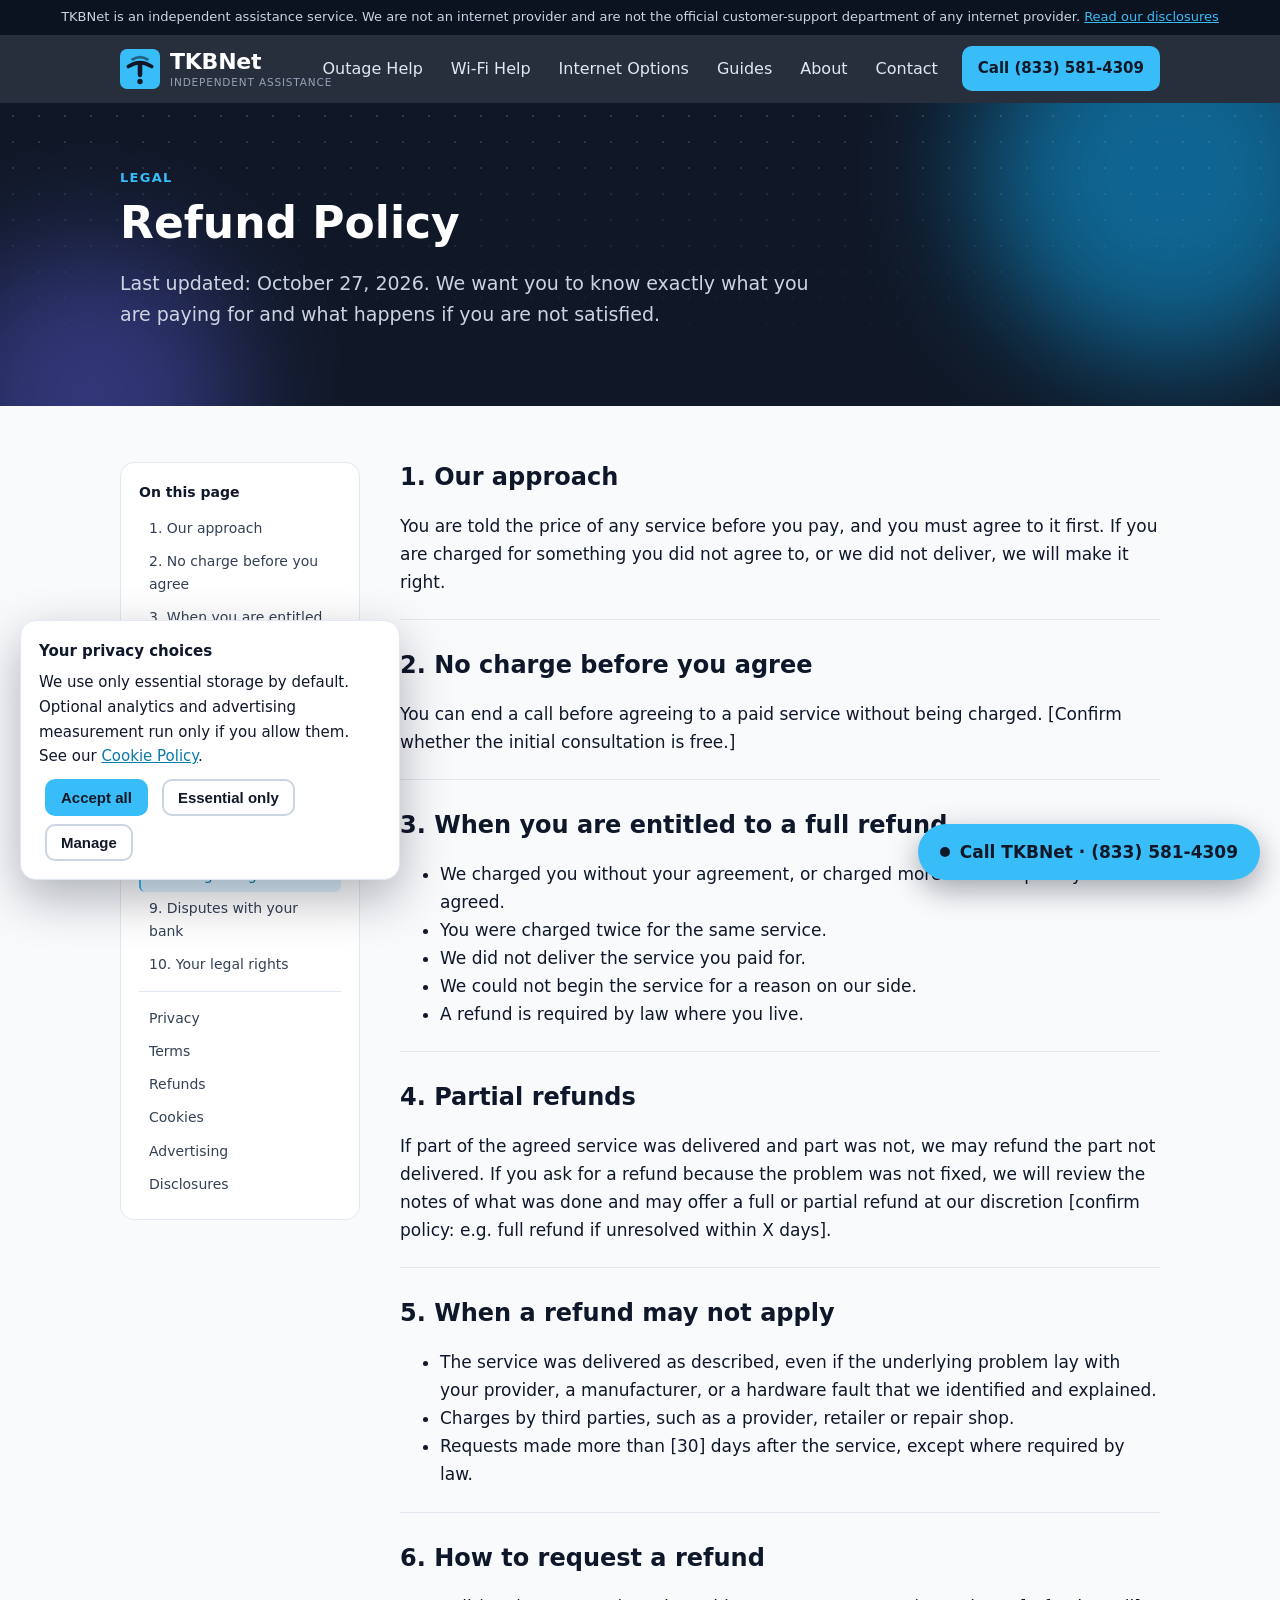
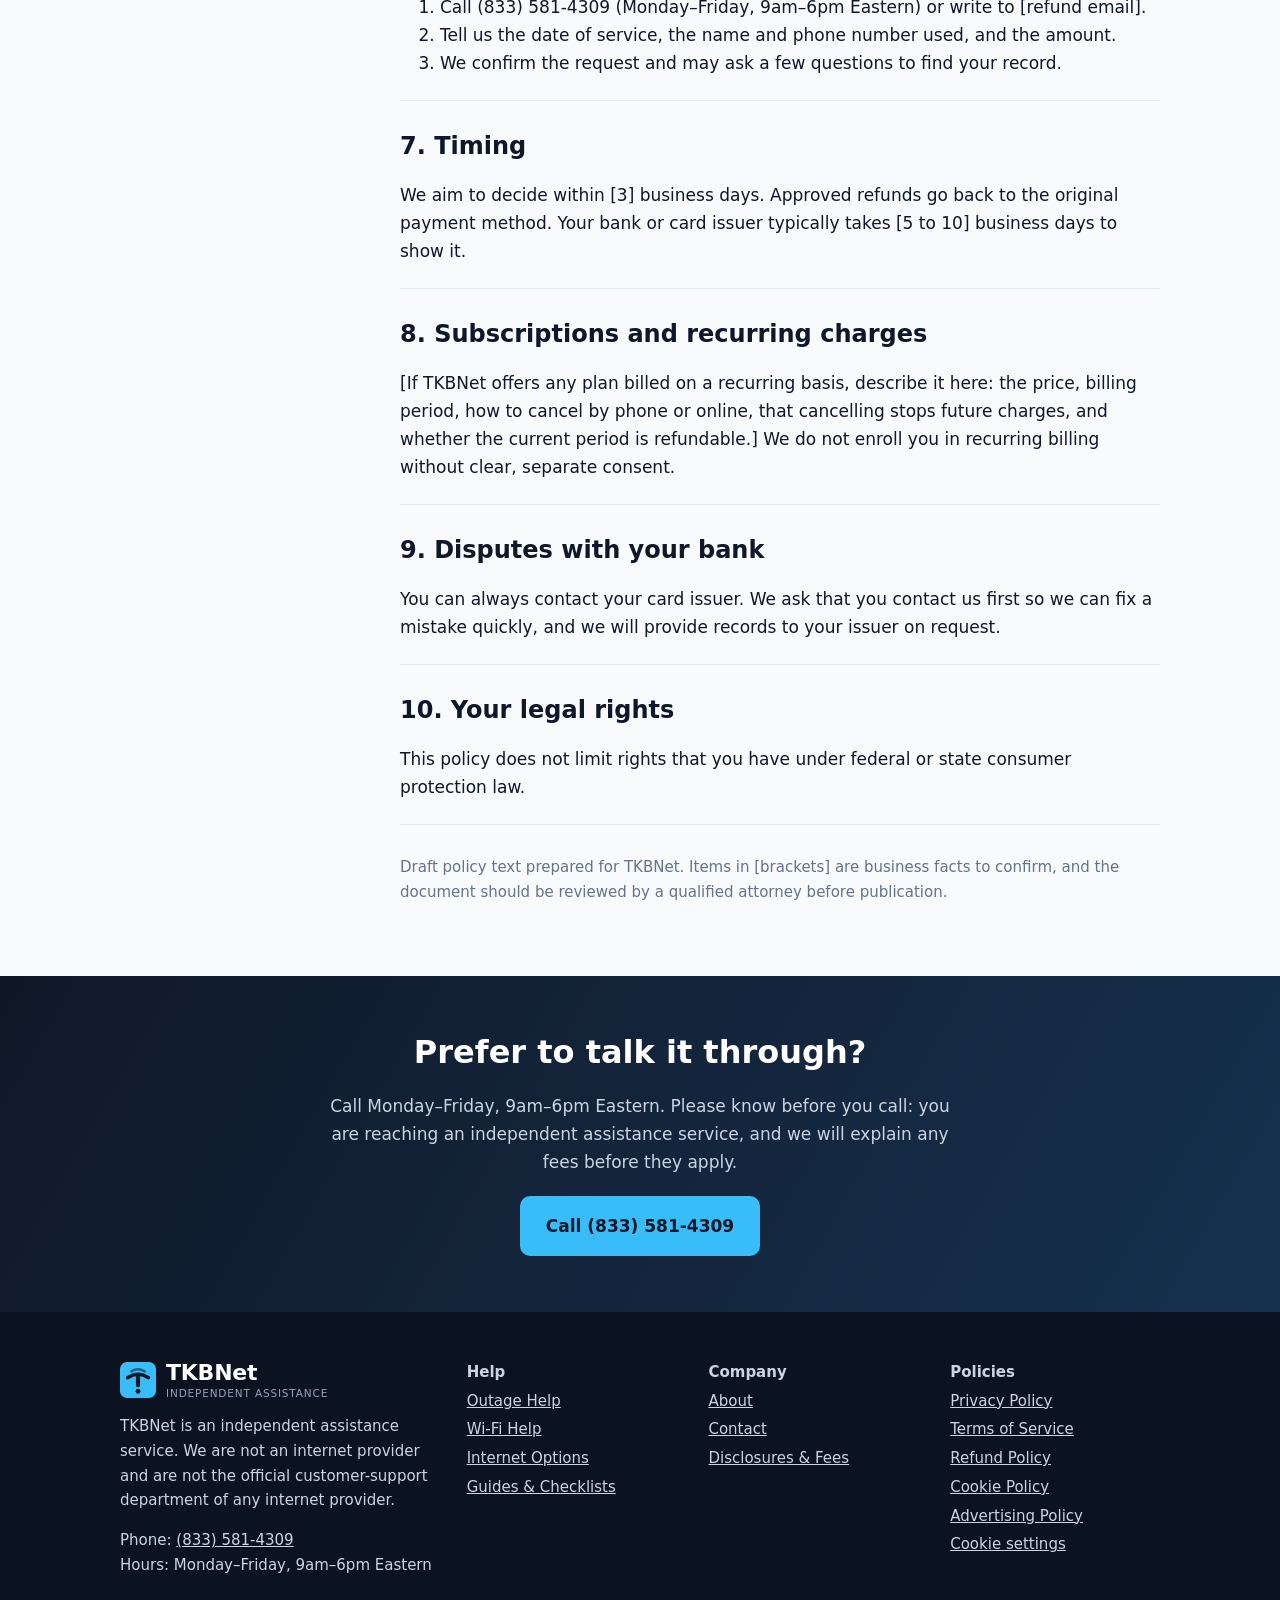
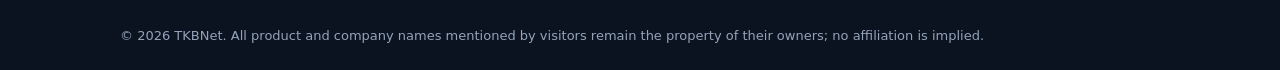
<file: refund-policy/index.html>
<!doctype html>
<html lang="en">
<head>
<meta charset="utf-8">
<meta name="viewport" content="width=device-width, initial-scale=1">
<title>Refund Policy | TKBNet Independent Support</title>
<meta name="description" content="TKBNet's refund and cancellation policy: when refunds are available, how to request one, and how long it takes.">
<meta name="robots" content="index,follow,max-image-preview:large,max-snippet:-1">
<link rel="canonical" href="https://tkbnet.support/refund-policy/">
<meta name="theme-color" content="#101827">
<meta name="format-detection" content="telephone=yes">
<meta property="og:site_name" content="TKBNet">
<meta property="og:locale" content="en_US">
<meta property="og:type" content="website">
<meta property="og:title" content="Refund Policy | TKBNet Independent Support">
<meta property="og:description" content="TKBNet's refund and cancellation policy: when refunds are available, how to request one, and how long it takes.">
<meta property="og:url" content="https://tkbnet.support/refund-policy/">
<meta property="og:image" content="https://tkbnet.support/assets/og-image.png">
<meta property="og:image:width" content="1200">
<meta property="og:image:height" content="630">
<meta property="og:image:alt" content="TKBNet: independent internet and Wi-Fi outage support across the USA">
<meta name="twitter:card" content="summary_large_image">
<meta name="twitter:title" content="Refund Policy | TKBNet Independent Support">
<meta name="twitter:description" content="TKBNet's refund and cancellation policy: when refunds are available, how to request one, and how long it takes.">
<meta name="twitter:image" content="https://tkbnet.support/assets/og-image.png">
<link rel="icon" href="/assets/favicon.svg" type="image/svg+xml">
<link rel="icon" href="/assets/icon-192.png" sizes="192x192" type="image/png">
<link rel="apple-touch-icon" href="/assets/apple-touch-icon.png">
<link rel="manifest" href="/manifest.webmanifest">
<script type="application/ld+json">{"@context": "https://schema.org", "@graph": [{"@type": "Organization", "@id": "https://tkbnet.support/#org", "name": "TKBNet", "url": "https://tkbnet.support/", "logo": "https://tkbnet.support/assets/logo-light.svg", "description": "Independent phone support for internet and Wi-Fi outages and home-network equipment across the United States.", "areaServed": "US", "contactPoint": [{"@type": "ContactPoint", "contactType": "customer support", "telephone": "+18335814309", "areaServed": "US", "availableLanguage": "English"}]}, {"@type": "WebSite", "@id": "https://tkbnet.support/#site", "url": "https://tkbnet.support/", "name": "TKBNet", "publisher": {"@id": "https://tkbnet.support/#org"}, "inLanguage": "en-US"}, {"@type": "WebPage", "@id": "https://tkbnet.support/refund-policy/#page", "url": "https://tkbnet.support/refund-policy/", "name": "Refund Policy | TKBNet Independent Support", "description": "TKBNet's refund and cancellation policy: when refunds are available, how to request one, and how long it takes.", "isPartOf": {"@id": "https://tkbnet.support/#site"}, "about": {"@id": "https://tkbnet.support/#org"}, "inLanguage": "en-US", "dateModified": "2026-10-28"}, {"@type": "BreadcrumbList", "itemListElement": [{"@type": "ListItem", "position": 1, "name": "Home", "item": "https://tkbnet.support/"}, {"@type": "ListItem", "position": 2, "name": "Refund Policy", "item": "https://tkbnet.support/refund-policy/"}]}]}</script>
<script>document.documentElement.classList.add('js')</script>
<script>
window.dataLayer=window.dataLayer||[];function gtag(){dataLayer.push(arguments);}
gtag('consent','default',{ad_storage:'denied',ad_user_data:'denied',ad_personalization:'denied',analytics_storage:'denied',wait_for_update:500});
try{var _c=JSON.parse(localStorage.getItem('tkb-consent')||'null');if(_c){var _a=_c.advertising?'granted':'denied',_n=_c.analytics?'granted':'denied';gtag('consent','update',{ad_storage:_a,ad_user_data:_a,ad_personalization:_a,analytics_storage:_n});}}catch(e){}
gtag('js',new Date());gtag('config','AW-18492988888');
</script>
<script async src="https://www.googletagmanager.com/gtag/js?id=AW-18492988888"></script>
<link rel="stylesheet" href="/assets/style.css">
</head>
<body>
<a class="skip" href="#main">Skip to content</a>
<div class="banner" role="note">TKBNet is an independent assistance service. We are not an internet provider and are not the official customer-support department of any internet provider. <a href="/disclosures/">Read our disclosures</a></div>
<header class="site-header">
  <div class="wrap bar">
    <a class="logo" href="/" aria-label="TKBNet home"><svg class="mark" viewBox="0 0 48 48" aria-hidden="true" focusable="false"><rect width="48" height="48" rx="13" fill="#38BDF8"/><path d="M15 12.5Q24 7 33 12.5" fill="none" stroke="#101827" stroke-width="3.2" stroke-linecap="round" opacity=".55"/><path d="M10 21Q24 11.5 38 21" fill="none" stroke="#101827" stroke-width="4.5" stroke-linecap="round"/><path d="M24 20v11" stroke="#101827" stroke-width="5.5" stroke-linecap="round"/><circle cx="24" cy="39" r="3.2" fill="#101827"/></svg><span class="lt"><b>TKBNet</b><small>Independent Assistance</small></span></a>
    <button class="menu-btn" aria-expanded="false" aria-controls="nav" aria-label="Toggle menu"><span class="bars" aria-hidden="true"><i></i><i></i><i></i></span><span class="mt">Menu</span></button>
    <nav id="nav" aria-label="Main"><a href="/internet-outage-help/">Outage Help</a><a href="/connectivity-help/">Wi-Fi Help</a><a href="/internet-options/">Internet Options</a><a href="/internet-guides/">Guides</a><a href="/about/">About</a><a href="/contact/">Contact</a><a class="btn btn-sm" href="tel:+18335814309">Call (833) 581-4309</a></nav>
  </div>
</header>
<main id="main">
<section class="pagehead"><span class="orb o1"></span><span class="orb o2"></span><span class="dots"></span><div class="wrap"><p class="eyebrow">Legal</p><h1>Refund Policy</h1><p class="lead">Last updated: October 27, 2026. We want you to know exactly what you are paying for and what happens if you are not satisfied.</p></div></section>
<section class="section"><div class="wrap legal">
<aside class="toc" aria-label="On this page"><strong>On this page</strong><a href="#principle">1. Our approach</a><a href="#free">2. No charge before you agree</a><a href="#full">3. When you are entitled to a full refund</a><a href="#partial">4. Partial refunds</a><a href="#none">5. When a refund may not apply</a><a href="#how">6. How to request a refund</a><a href="#timing">7. Timing</a><a href="#recurring">8. Subscriptions and recurring charges</a><a href="#chargeback">9. Disputes with your bank</a><a href="#rights">10. Your legal rights</a><hr><a href="/privacy/">Privacy</a><a href="/terms/">Terms</a><a href="/refund-policy/">Refunds</a><a href="/cookie-policy/">Cookies</a><a href="/advertising-policy/">Advertising</a><a href="/disclosures/">Disclosures</a></aside>
<div class="prose"><section id="principle" class="lsec reveal"><h2>1. Our approach</h2><p>You are told the price of any service before you pay, and you must agree to it first. If you are charged for something you did not agree to, or we did not deliver, we will make it right.</p></section><section id="free" class="lsec reveal"><h2>2. No charge before you agree</h2><p>You can end a call before agreeing to a paid service without being charged. [Confirm whether the initial consultation is free.]</p></section><section id="full" class="lsec reveal"><h2>3. When you are entitled to a full refund</h2><ul><li>We charged you without your agreement, or charged more than the price you agreed.</li><li>You were charged twice for the same service.</li><li>We did not deliver the service you paid for.</li><li>We could not begin the service for a reason on our side.</li><li>A refund is required by law where you live.</li></ul></section><section id="partial" class="lsec reveal"><h2>4. Partial refunds</h2><p>If part of the agreed service was delivered and part was not, we may refund the part not delivered. If you ask for a refund because the problem was not fixed, we will review the notes of what was done and may offer a full or partial refund at our discretion [confirm policy: e.g. full refund if unresolved within X days].</p></section><section id="none" class="lsec reveal"><h2>5. When a refund may not apply</h2><ul><li>The service was delivered as described, even if the underlying problem lay with your provider, a manufacturer, or a hardware fault that we identified and explained.</li><li>Charges by third parties, such as a provider, retailer or repair shop.</li><li>Requests made more than [30] days after the service, except where required by law.</li></ul></section><section id="how" class="lsec reveal"><h2>6. How to request a refund</h2><ol><li>Call (833) 581-4309 (Monday–Friday, 9am–6pm Eastern) or write to [refund email].</li><li>Tell us the date of service, the name and phone number used, and the amount.</li><li>We confirm the request and may ask a few questions to find your record.</li></ol></section><section id="timing" class="lsec reveal"><h2>7. Timing</h2><p>We aim to decide within [3] business days. Approved refunds go back to the original payment method. Your bank or card issuer typically takes [5 to 10] business days to show it.</p></section><section id="recurring" class="lsec reveal"><h2>8. Subscriptions and recurring charges</h2><p>[If TKBNet offers any plan billed on a recurring basis, describe it here: the price, billing period, how to cancel by phone or online, that cancelling stops future charges, and whether the current period is refundable.] We do not enroll you in recurring billing without clear, separate consent.</p></section><section id="chargeback" class="lsec reveal"><h2>9. Disputes with your bank</h2><p>You can always contact your card issuer. We ask that you contact us first so we can fix a mistake quickly, and we will provide records to your issuer on request.</p></section><section id="rights" class="lsec reveal"><h2>10. Your legal rights</h2><p>This policy does not limit rights that you have under federal or state consumer protection law.</p></section><p class="muted">Draft policy text prepared for TKBNet. Items in [brackets] are business facts to confirm, and the document should be reviewed by a qualified attorney before publication.</p></div>
</div></section>
<section class="band"><div class="wrap center">
<h2>Prefer to talk it through?</h2>
<p>Call Monday–Friday, 9am–6pm Eastern. Please know before you call: you are reaching an independent assistance service, and we will explain any fees before they apply.</p>
<a class="btn" href="tel:+18335814309">Call (833) 581-4309</a>
</div></section>
</main>
<footer class="site-footer">
  <div class="wrap cols">
    <div>
      <a class="logo foot-logo" href="/" aria-label="TKBNet home"><svg class="mark" viewBox="0 0 48 48" aria-hidden="true" focusable="false"><rect width="48" height="48" rx="13" fill="#38BDF8"/><path d="M15 12.5Q24 7 33 12.5" fill="none" stroke="#101827" stroke-width="3.2" stroke-linecap="round" opacity=".55"/><path d="M10 21Q24 11.5 38 21" fill="none" stroke="#101827" stroke-width="4.5" stroke-linecap="round"/><path d="M24 20v11" stroke="#101827" stroke-width="5.5" stroke-linecap="round"/><circle cx="24" cy="39" r="3.2" fill="#101827"/></svg><span class="lt"><b>TKBNet</b><small>Independent Assistance</small></span></a>
      <p>TKBNet is an independent assistance service. We are not an internet provider and are not the official customer-support department of any internet provider.</p>
      <p>Phone: <a href="tel:+18335814309">(833) 581-4309</a><br>Hours: Monday–Friday, 9am–6pm Eastern</p>
    </div>
    <div>
      <strong>Help</strong>
      <a href="/internet-outage-help/">Outage Help</a>
      <a href="/connectivity-help/">Wi-Fi Help</a>
      <a href="/internet-options/">Internet Options</a>
      <a href="/internet-guides/">Guides &amp; Checklists</a>
    </div>
    <div>
      <strong>Company</strong>
      <a href="/about/">About</a>
      <a href="/contact/">Contact</a>
      <a href="/disclosures/">Disclosures &amp; Fees</a>
    </div>
    <div>
      <strong>Policies</strong>
      <a href="/privacy/">Privacy Policy</a>
      <a href="/terms/">Terms of Service</a>
      <a href="/refund-policy/">Refund Policy</a>
      <a href="/cookie-policy/">Cookie Policy</a>
      <a href="/advertising-policy/">Advertising Policy</a>
      <a href="#" data-cookie-settings>Cookie settings</a>
    </div>
  </div>
  <div class="wrap fine">&copy; 2026 TKBNet. All product and company names mentioned by visitors remain the property of their owners; no affiliation is implied.</div>
</footer>
<a class="call-bar" href="tel:+18335814309"><span class="ring" aria-hidden="true"></span>Call TKBNet &middot; (833) 581-4309</a>
<div class="popup" id="popup" hidden>
  <div class="pop-card" role="dialog" aria-modal="true" aria-labelledby="pop-t" aria-describedby="pop-d">
    <button class="pop-x" type="button" aria-label="Close">&times;</button>
    <div class="pop-art" aria-hidden="true"><svg class="mark" viewBox="0 0 48 48" aria-hidden="true" focusable="false"><rect width="48" height="48" rx="13" fill="#38BDF8"/><path d="M15 12.5Q24 7 33 12.5" fill="none" stroke="#101827" stroke-width="3.2" stroke-linecap="round" opacity=".55"/><path d="M10 21Q24 11.5 38 21" fill="none" stroke="#101827" stroke-width="4.5" stroke-linecap="round"/><path d="M24 20v11" stroke="#101827" stroke-width="5.5" stroke-linecap="round"/><circle cx="24" cy="39" r="3.2" fill="#101827"/></svg></div>
    <p class="eyebrow dark">Independent outage support</p>
    <h2 id="pop-t">Internet or Wi-Fi down right now?</h2>
    <p id="pop-d">Talk to a TKBNet technician anywhere in the USA. We help you tell an outage from an equipment problem and tell you what to do next. Fees are explained first, and you can hang up at no charge before agreeing to anything.</p>
    <a class="btn pulse" href="tel:+18335814309">Call (833) 581-4309</a>
    <a class="pop-alt" href="/internet-outage-help/">Try our free outage triage first</a>
    <small>TKBNet is an independent assistance service. We are not an internet provider and are not the official customer-support department of any internet provider.</small>
  </div>
</div>
<div class="cookie" id="cookie" role="dialog" aria-label="Cookie preferences" hidden>
  <strong>Your privacy choices</strong>
  <p>We use only essential storage by default. Optional analytics and advertising measurement run only if you allow them. See our <a href="/cookie-policy/">Cookie Policy</a>.</p>
  <div class="cookie-opts" id="cookie-opts" hidden>
    <label><input type="checkbox" checked disabled> Essential (always on)</label>
    <label><input type="checkbox" id="c-an"> Analytics</label>
    <label><input type="checkbox" id="c-ad"> Advertising measurement</label>
  </div>
  <div class="cookie-btns"><button class="btn btn-sm" data-c="all">Accept all</button><button class="btn btn-sm btn-line" data-c="none">Essential only</button><button class="btn btn-sm btn-line" data-c="manage">Manage</button></div>
</div>
<script src="/assets/site.js" defer></script>
</body>
</html>
</file>
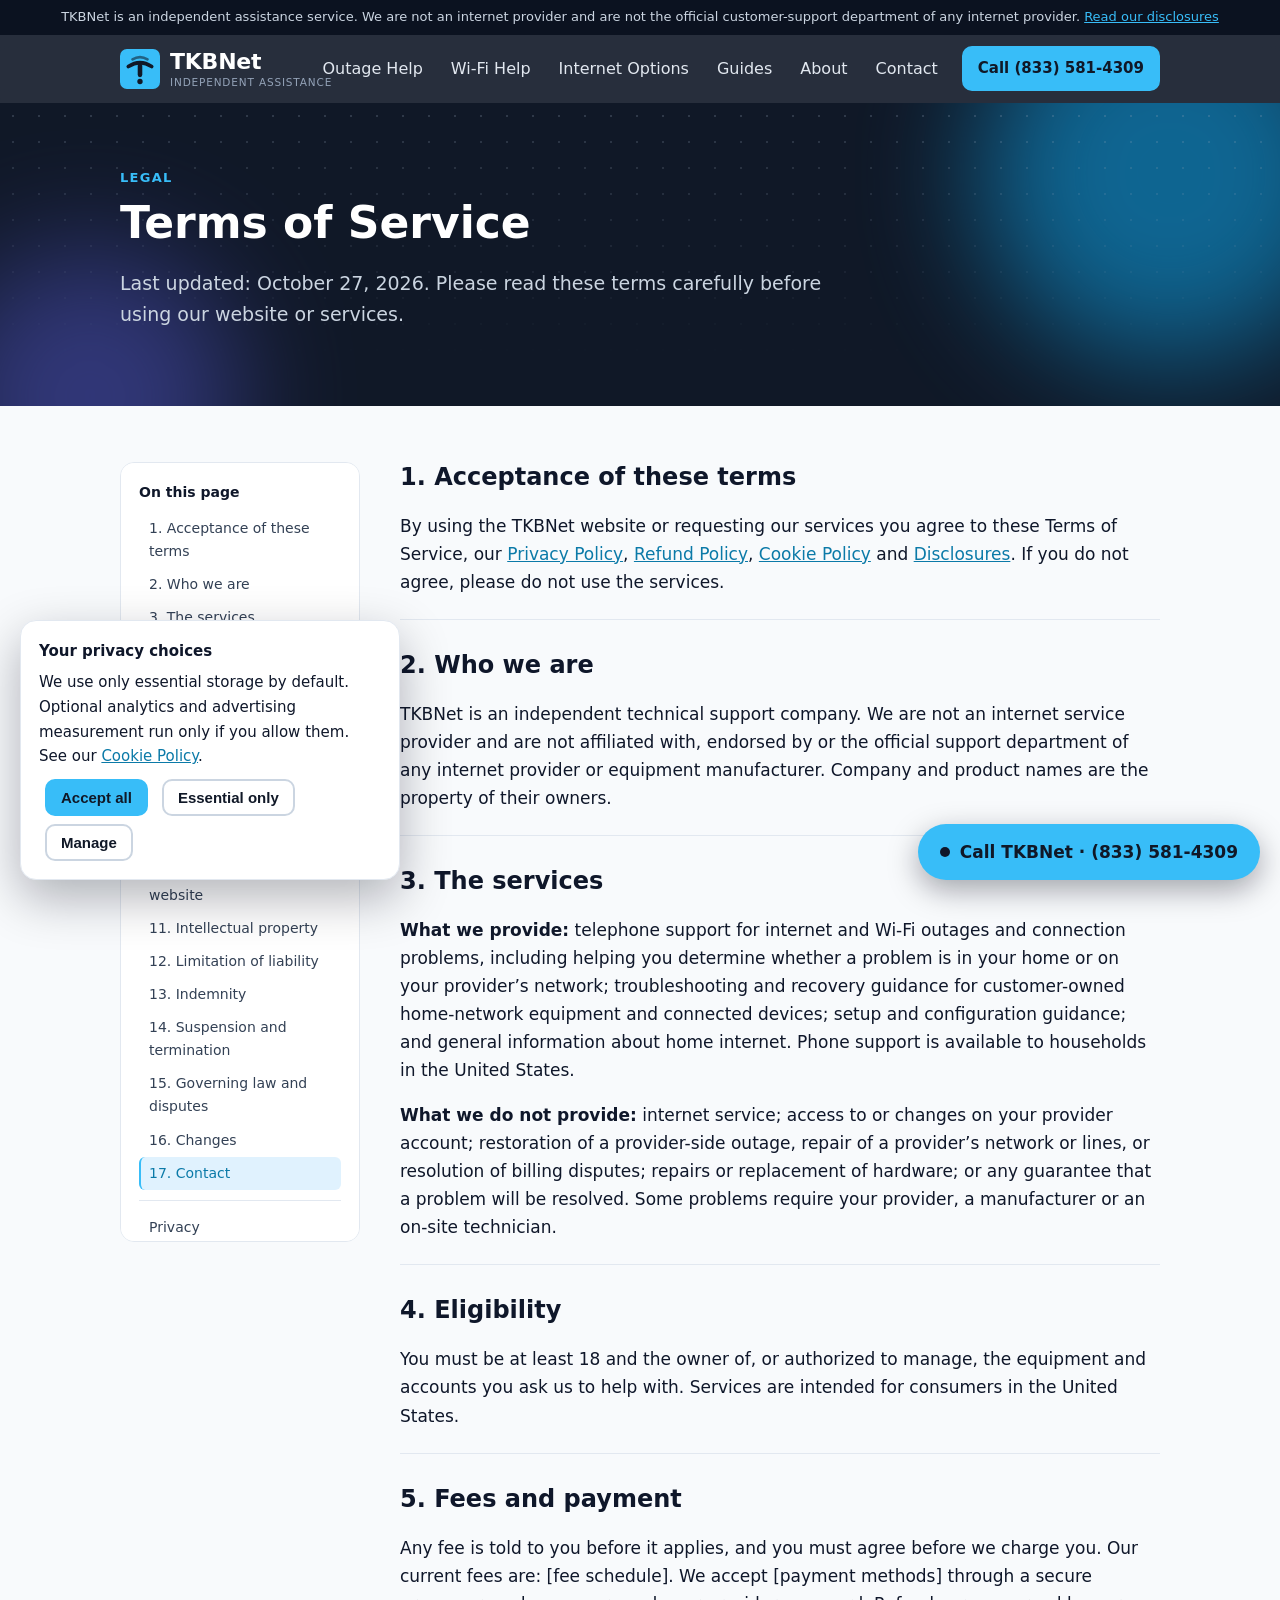
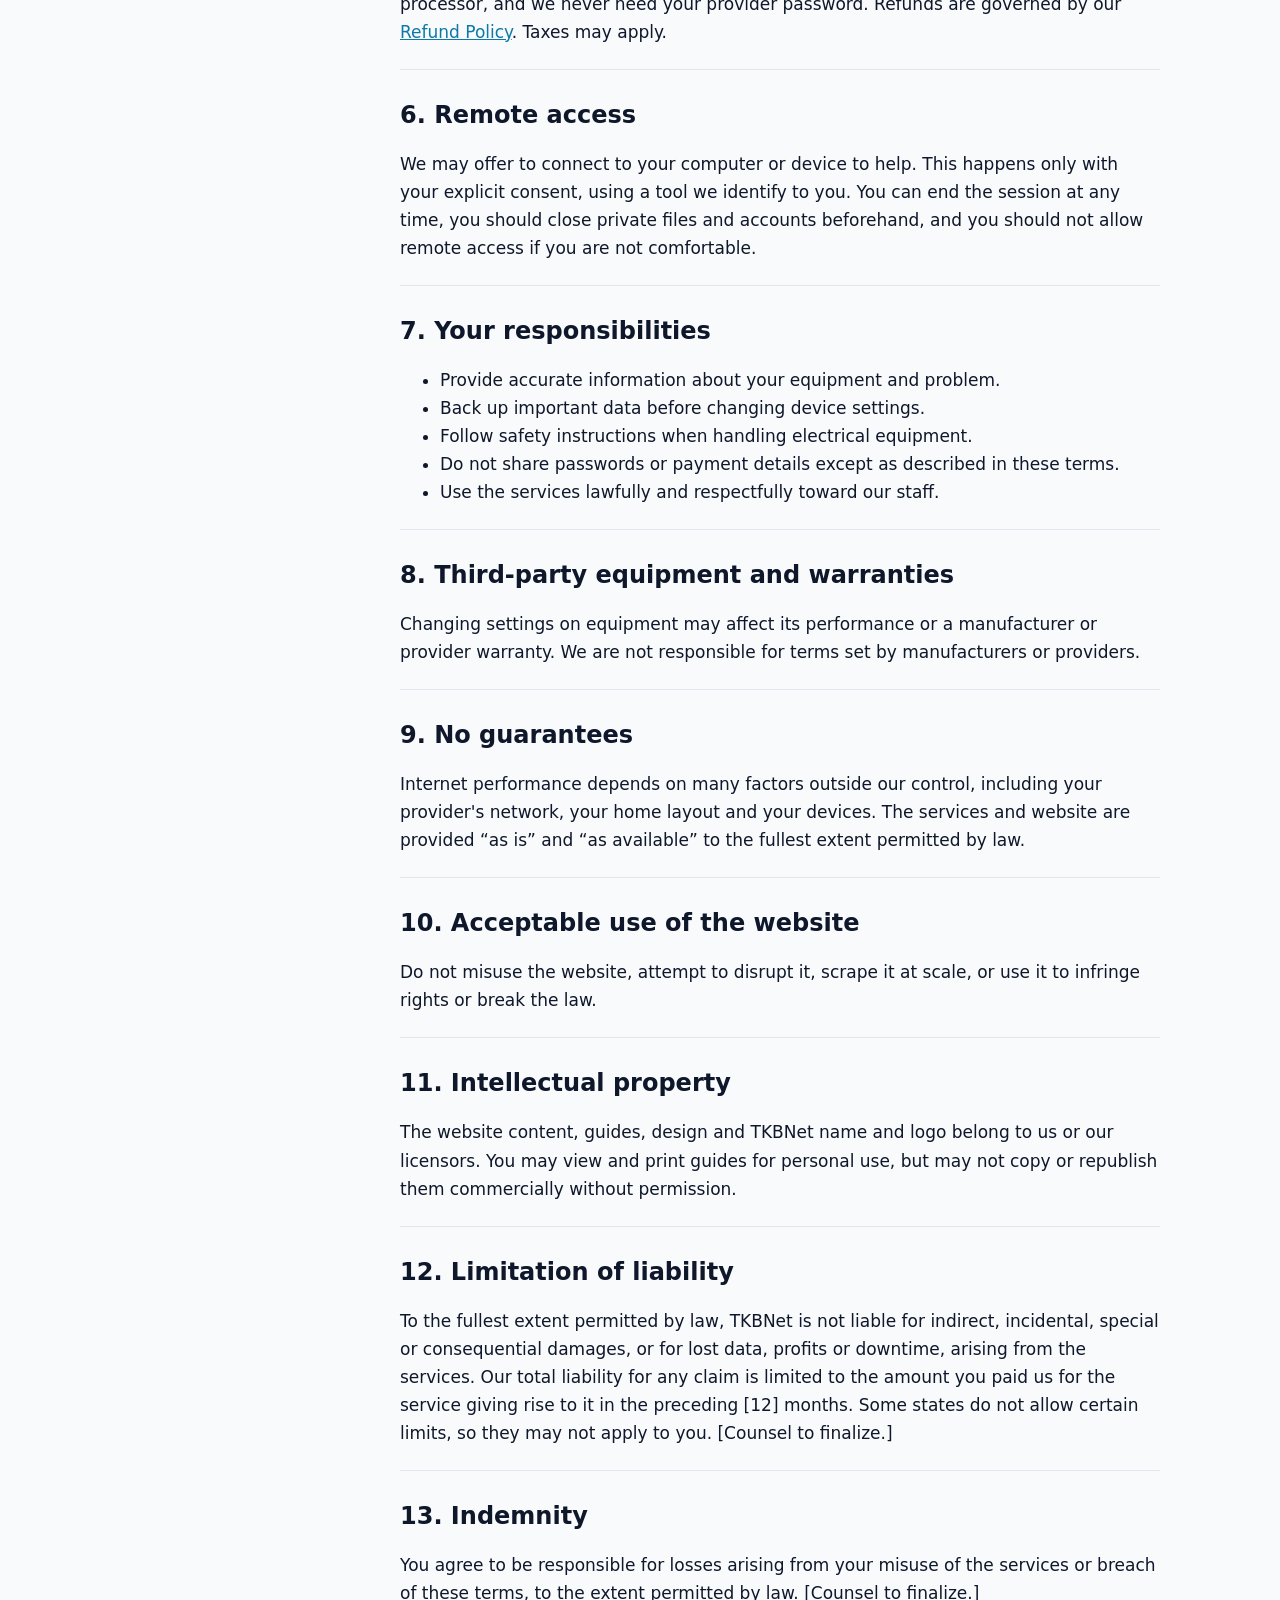
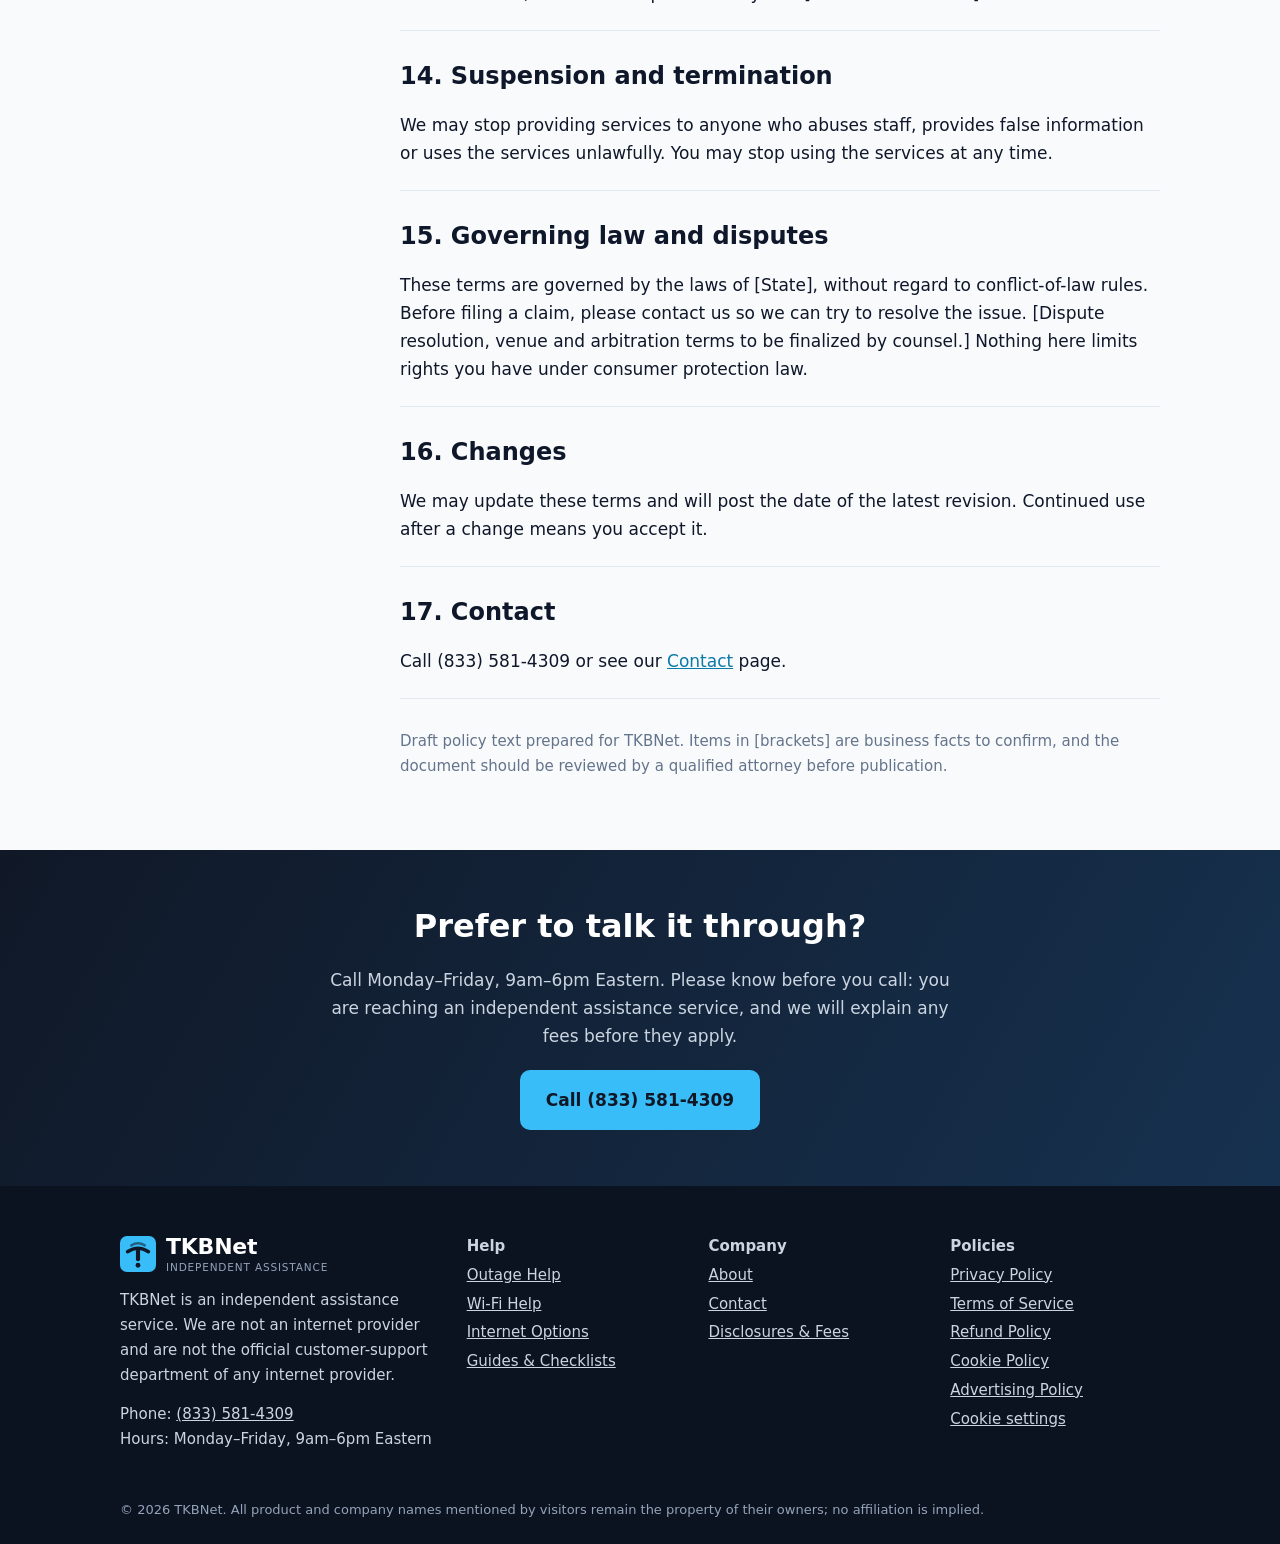
<file: terms/index.html>
<!doctype html>
<html lang="en">
<head>
<meta charset="utf-8">
<meta name="viewport" content="width=device-width, initial-scale=1">
<title>Terms of Service | TKBNet Independent Support</title>
<meta name="description" content="The terms that govern your use of the TKBNet website and our independent technical support services.">
<meta name="robots" content="index,follow,max-image-preview:large,max-snippet:-1">
<link rel="canonical" href="https://tkbnet.support/terms/">
<meta name="theme-color" content="#101827">
<meta name="format-detection" content="telephone=yes">
<meta property="og:site_name" content="TKBNet">
<meta property="og:locale" content="en_US">
<meta property="og:type" content="website">
<meta property="og:title" content="Terms of Service | TKBNet Independent Support">
<meta property="og:description" content="The terms that govern your use of the TKBNet website and our independent technical support services.">
<meta property="og:url" content="https://tkbnet.support/terms/">
<meta property="og:image" content="https://tkbnet.support/assets/og-image.png">
<meta property="og:image:width" content="1200">
<meta property="og:image:height" content="630">
<meta property="og:image:alt" content="TKBNet: independent internet and Wi-Fi outage support across the USA">
<meta name="twitter:card" content="summary_large_image">
<meta name="twitter:title" content="Terms of Service | TKBNet Independent Support">
<meta name="twitter:description" content="The terms that govern your use of the TKBNet website and our independent technical support services.">
<meta name="twitter:image" content="https://tkbnet.support/assets/og-image.png">
<link rel="icon" href="/assets/favicon.svg" type="image/svg+xml">
<link rel="icon" href="/assets/icon-192.png" sizes="192x192" type="image/png">
<link rel="apple-touch-icon" href="/assets/apple-touch-icon.png">
<link rel="manifest" href="/manifest.webmanifest">
<script type="application/ld+json">{"@context": "https://schema.org", "@graph": [{"@type": "Organization", "@id": "https://tkbnet.support/#org", "name": "TKBNet", "url": "https://tkbnet.support/", "logo": "https://tkbnet.support/assets/logo-light.svg", "description": "Independent phone support for internet and Wi-Fi outages and home-network equipment across the United States.", "areaServed": "US", "contactPoint": [{"@type": "ContactPoint", "contactType": "customer support", "telephone": "+18335814309", "areaServed": "US", "availableLanguage": "English"}]}, {"@type": "WebSite", "@id": "https://tkbnet.support/#site", "url": "https://tkbnet.support/", "name": "TKBNet", "publisher": {"@id": "https://tkbnet.support/#org"}, "inLanguage": "en-US"}, {"@type": "WebPage", "@id": "https://tkbnet.support/terms/#page", "url": "https://tkbnet.support/terms/", "name": "Terms of Service | TKBNet Independent Support", "description": "The terms that govern your use of the TKBNet website and our independent technical support services.", "isPartOf": {"@id": "https://tkbnet.support/#site"}, "about": {"@id": "https://tkbnet.support/#org"}, "inLanguage": "en-US", "dateModified": "2026-10-28"}, {"@type": "BreadcrumbList", "itemListElement": [{"@type": "ListItem", "position": 1, "name": "Home", "item": "https://tkbnet.support/"}, {"@type": "ListItem", "position": 2, "name": "Terms of Service", "item": "https://tkbnet.support/terms/"}]}]}</script>
<script>document.documentElement.classList.add('js')</script>
<script>
window.dataLayer=window.dataLayer||[];function gtag(){dataLayer.push(arguments);}
gtag('consent','default',{ad_storage:'denied',ad_user_data:'denied',ad_personalization:'denied',analytics_storage:'denied',wait_for_update:500});
try{var _c=JSON.parse(localStorage.getItem('tkb-consent')||'null');if(_c){var _a=_c.advertising?'granted':'denied',_n=_c.analytics?'granted':'denied';gtag('consent','update',{ad_storage:_a,ad_user_data:_a,ad_personalization:_a,analytics_storage:_n});}}catch(e){}
gtag('js',new Date());gtag('config','AW-18492988888');
</script>
<script async src="https://www.googletagmanager.com/gtag/js?id=AW-18492988888"></script>
<link rel="stylesheet" href="/assets/style.css">
</head>
<body>
<a class="skip" href="#main">Skip to content</a>
<div class="banner" role="note">TKBNet is an independent assistance service. We are not an internet provider and are not the official customer-support department of any internet provider. <a href="/disclosures/">Read our disclosures</a></div>
<header class="site-header">
  <div class="wrap bar">
    <a class="logo" href="/" aria-label="TKBNet home"><svg class="mark" viewBox="0 0 48 48" aria-hidden="true" focusable="false"><rect width="48" height="48" rx="13" fill="#38BDF8"/><path d="M15 12.5Q24 7 33 12.5" fill="none" stroke="#101827" stroke-width="3.2" stroke-linecap="round" opacity=".55"/><path d="M10 21Q24 11.5 38 21" fill="none" stroke="#101827" stroke-width="4.5" stroke-linecap="round"/><path d="M24 20v11" stroke="#101827" stroke-width="5.5" stroke-linecap="round"/><circle cx="24" cy="39" r="3.2" fill="#101827"/></svg><span class="lt"><b>TKBNet</b><small>Independent Assistance</small></span></a>
    <button class="menu-btn" aria-expanded="false" aria-controls="nav" aria-label="Toggle menu"><span class="bars" aria-hidden="true"><i></i><i></i><i></i></span><span class="mt">Menu</span></button>
    <nav id="nav" aria-label="Main"><a href="/internet-outage-help/">Outage Help</a><a href="/connectivity-help/">Wi-Fi Help</a><a href="/internet-options/">Internet Options</a><a href="/internet-guides/">Guides</a><a href="/about/">About</a><a href="/contact/">Contact</a><a class="btn btn-sm" href="tel:+18335814309">Call (833) 581-4309</a></nav>
  </div>
</header>
<main id="main">
<section class="pagehead"><span class="orb o1"></span><span class="orb o2"></span><span class="dots"></span><div class="wrap"><p class="eyebrow">Legal</p><h1>Terms of Service</h1><p class="lead">Last updated: October 27, 2026. Please read these terms carefully before using our website or services.</p></div></section>
<section class="section"><div class="wrap legal">
<aside class="toc" aria-label="On this page"><strong>On this page</strong><a href="#accept">1. Acceptance of these terms</a><a href="#who">2. Who we are</a><a href="#services">3. The services</a><a href="#eligibility">4. Eligibility</a><a href="#fees">5. Fees and payment</a><a href="#remote">6. Remote access</a><a href="#responsibilities">7. Your responsibilities</a><a href="#thirdparty">8. Third-party equipment and warranties</a><a href="#noguarantee">9. No guarantees</a><a href="#acceptable">10. Acceptable use of the website</a><a href="#ip">11. Intellectual property</a><a href="#liability">12. Limitation of liability</a><a href="#indemnity">13. Indemnity</a><a href="#termination">14. Suspension and termination</a><a href="#law">15. Governing law and disputes</a><a href="#changes">16. Changes</a><a href="#contact">17. Contact</a><hr><a href="/privacy/">Privacy</a><a href="/terms/">Terms</a><a href="/refund-policy/">Refunds</a><a href="/cookie-policy/">Cookies</a><a href="/advertising-policy/">Advertising</a><a href="/disclosures/">Disclosures</a></aside>
<div class="prose"><section id="accept" class="lsec reveal"><h2>1. Acceptance of these terms</h2><p>By using the TKBNet website or requesting our services you agree to these Terms of Service, our <a href='/privacy/'>Privacy Policy</a>, <a href='/refund-policy/'>Refund Policy</a>, <a href='/cookie-policy/'>Cookie Policy</a> and <a href='/disclosures/'>Disclosures</a>. If you do not agree, please do not use the services.</p></section><section id="who" class="lsec reveal"><h2>2. Who we are</h2><p>TKBNet is an independent technical support company. We are not an internet service provider and are not affiliated with, endorsed by or the official support department of any internet provider or equipment manufacturer. Company and product names are the property of their owners.</p></section><section id="services" class="lsec reveal"><h2>3. The services</h2><p><strong>What we provide:</strong> telephone support for internet and Wi-Fi outages and connection problems, including helping you determine whether a problem is in your home or on your provider&rsquo;s network; troubleshooting and recovery guidance for customer-owned home-network equipment and connected devices; setup and configuration guidance; and general information about home internet. Phone support is available to households in the United States.</p><p><strong>What we do not provide:</strong> internet service; access to or changes on your provider account; restoration of a provider-side outage, repair of a provider&rsquo;s network or lines, or resolution of billing disputes; repairs or replacement of hardware; or any guarantee that a problem will be resolved. Some problems require your provider, a manufacturer or an on-site technician.</p></section><section id="eligibility" class="lsec reveal"><h2>4. Eligibility</h2><p>You must be at least 18 and the owner of, or authorized to manage, the equipment and accounts you ask us to help with. Services are intended for consumers in the United States.</p></section><section id="fees" class="lsec reveal"><h2>5. Fees and payment</h2><p>Any fee is told to you before it applies, and you must agree before we charge you. Our current fees are: [fee schedule]. We accept [payment methods] through a secure processor, and we never need your provider password. Refunds are governed by our <a href='/refund-policy/'>Refund Policy</a>. Taxes may apply.</p></section><section id="remote" class="lsec reveal"><h2>6. Remote access</h2><p>We may offer to connect to your computer or device to help. This happens only with your explicit consent, using a tool we identify to you. You can end the session at any time, you should close private files and accounts beforehand, and you should not allow remote access if you are not comfortable.</p></section><section id="responsibilities" class="lsec reveal"><h2>7. Your responsibilities</h2><ul><li>Provide accurate information about your equipment and problem.</li><li>Back up important data before changing device settings.</li><li>Follow safety instructions when handling electrical equipment.</li><li>Do not share passwords or payment details except as described in these terms.</li><li>Use the services lawfully and respectfully toward our staff.</li></ul></section><section id="thirdparty" class="lsec reveal"><h2>8. Third-party equipment and warranties</h2><p>Changing settings on equipment may affect its performance or a manufacturer or provider warranty. We are not responsible for terms set by manufacturers or providers.</p></section><section id="noguarantee" class="lsec reveal"><h2>9. No guarantees</h2><p>Internet performance depends on many factors outside our control, including your provider's network, your home layout and your devices. The services and website are provided &ldquo;as is&rdquo; and &ldquo;as available&rdquo; to the fullest extent permitted by law.</p></section><section id="acceptable" class="lsec reveal"><h2>10. Acceptable use of the website</h2><p>Do not misuse the website, attempt to disrupt it, scrape it at scale, or use it to infringe rights or break the law.</p></section><section id="ip" class="lsec reveal"><h2>11. Intellectual property</h2><p>The website content, guides, design and TKBNet name and logo belong to us or our licensors. You may view and print guides for personal use, but may not copy or republish them commercially without permission.</p></section><section id="liability" class="lsec reveal"><h2>12. Limitation of liability</h2><p>To the fullest extent permitted by law, TKBNet is not liable for indirect, incidental, special or consequential damages, or for lost data, profits or downtime, arising from the services. Our total liability for any claim is limited to the amount you paid us for the service giving rise to it in the preceding [12] months. Some states do not allow certain limits, so they may not apply to you. [Counsel to finalize.]</p></section><section id="indemnity" class="lsec reveal"><h2>13. Indemnity</h2><p>You agree to be responsible for losses arising from your misuse of the services or breach of these terms, to the extent permitted by law. [Counsel to finalize.]</p></section><section id="termination" class="lsec reveal"><h2>14. Suspension and termination</h2><p>We may stop providing services to anyone who abuses staff, provides false information or uses the services unlawfully. You may stop using the services at any time.</p></section><section id="law" class="lsec reveal"><h2>15. Governing law and disputes</h2><p>These terms are governed by the laws of [State], without regard to conflict-of-law rules. Before filing a claim, please contact us so we can try to resolve the issue. [Dispute resolution, venue and arbitration terms to be finalized by counsel.] Nothing here limits rights you have under consumer protection law.</p></section><section id="changes" class="lsec reveal"><h2>16. Changes</h2><p>We may update these terms and will post the date of the latest revision. Continued use after a change means you accept it.</p></section><section id="contact" class="lsec reveal"><h2>17. Contact</h2><p>Call (833) 581-4309 or see our <a href='/contact/'>Contact</a> page.</p></section><p class="muted">Draft policy text prepared for TKBNet. Items in [brackets] are business facts to confirm, and the document should be reviewed by a qualified attorney before publication.</p></div>
</div></section>
<section class="band"><div class="wrap center">
<h2>Prefer to talk it through?</h2>
<p>Call Monday–Friday, 9am–6pm Eastern. Please know before you call: you are reaching an independent assistance service, and we will explain any fees before they apply.</p>
<a class="btn" href="tel:+18335814309">Call (833) 581-4309</a>
</div></section>
</main>
<footer class="site-footer">
  <div class="wrap cols">
    <div>
      <a class="logo foot-logo" href="/" aria-label="TKBNet home"><svg class="mark" viewBox="0 0 48 48" aria-hidden="true" focusable="false"><rect width="48" height="48" rx="13" fill="#38BDF8"/><path d="M15 12.5Q24 7 33 12.5" fill="none" stroke="#101827" stroke-width="3.2" stroke-linecap="round" opacity=".55"/><path d="M10 21Q24 11.5 38 21" fill="none" stroke="#101827" stroke-width="4.5" stroke-linecap="round"/><path d="M24 20v11" stroke="#101827" stroke-width="5.5" stroke-linecap="round"/><circle cx="24" cy="39" r="3.2" fill="#101827"/></svg><span class="lt"><b>TKBNet</b><small>Independent Assistance</small></span></a>
      <p>TKBNet is an independent assistance service. We are not an internet provider and are not the official customer-support department of any internet provider.</p>
      <p>Phone: <a href="tel:+18335814309">(833) 581-4309</a><br>Hours: Monday–Friday, 9am–6pm Eastern</p>
    </div>
    <div>
      <strong>Help</strong>
      <a href="/internet-outage-help/">Outage Help</a>
      <a href="/connectivity-help/">Wi-Fi Help</a>
      <a href="/internet-options/">Internet Options</a>
      <a href="/internet-guides/">Guides &amp; Checklists</a>
    </div>
    <div>
      <strong>Company</strong>
      <a href="/about/">About</a>
      <a href="/contact/">Contact</a>
      <a href="/disclosures/">Disclosures &amp; Fees</a>
    </div>
    <div>
      <strong>Policies</strong>
      <a href="/privacy/">Privacy Policy</a>
      <a href="/terms/">Terms of Service</a>
      <a href="/refund-policy/">Refund Policy</a>
      <a href="/cookie-policy/">Cookie Policy</a>
      <a href="/advertising-policy/">Advertising Policy</a>
      <a href="#" data-cookie-settings>Cookie settings</a>
    </div>
  </div>
  <div class="wrap fine">&copy; 2026 TKBNet. All product and company names mentioned by visitors remain the property of their owners; no affiliation is implied.</div>
</footer>
<a class="call-bar" href="tel:+18335814309"><span class="ring" aria-hidden="true"></span>Call TKBNet &middot; (833) 581-4309</a>
<div class="popup" id="popup" hidden>
  <div class="pop-card" role="dialog" aria-modal="true" aria-labelledby="pop-t" aria-describedby="pop-d">
    <button class="pop-x" type="button" aria-label="Close">&times;</button>
    <div class="pop-art" aria-hidden="true"><svg class="mark" viewBox="0 0 48 48" aria-hidden="true" focusable="false"><rect width="48" height="48" rx="13" fill="#38BDF8"/><path d="M15 12.5Q24 7 33 12.5" fill="none" stroke="#101827" stroke-width="3.2" stroke-linecap="round" opacity=".55"/><path d="M10 21Q24 11.5 38 21" fill="none" stroke="#101827" stroke-width="4.5" stroke-linecap="round"/><path d="M24 20v11" stroke="#101827" stroke-width="5.5" stroke-linecap="round"/><circle cx="24" cy="39" r="3.2" fill="#101827"/></svg></div>
    <p class="eyebrow dark">Independent outage support</p>
    <h2 id="pop-t">Internet or Wi-Fi down right now?</h2>
    <p id="pop-d">Talk to a TKBNet technician anywhere in the USA. We help you tell an outage from an equipment problem and tell you what to do next. Fees are explained first, and you can hang up at no charge before agreeing to anything.</p>
    <a class="btn pulse" href="tel:+18335814309">Call (833) 581-4309</a>
    <a class="pop-alt" href="/internet-outage-help/">Try our free outage triage first</a>
    <small>TKBNet is an independent assistance service. We are not an internet provider and are not the official customer-support department of any internet provider.</small>
  </div>
</div>
<div class="cookie" id="cookie" role="dialog" aria-label="Cookie preferences" hidden>
  <strong>Your privacy choices</strong>
  <p>We use only essential storage by default. Optional analytics and advertising measurement run only if you allow them. See our <a href="/cookie-policy/">Cookie Policy</a>.</p>
  <div class="cookie-opts" id="cookie-opts" hidden>
    <label><input type="checkbox" checked disabled> Essential (always on)</label>
    <label><input type="checkbox" id="c-an"> Analytics</label>
    <label><input type="checkbox" id="c-ad"> Advertising measurement</label>
  </div>
  <div class="cookie-btns"><button class="btn btn-sm" data-c="all">Accept all</button><button class="btn btn-sm btn-line" data-c="none">Essential only</button><button class="btn btn-sm btn-line" data-c="manage">Manage</button></div>
</div>
<script src="/assets/site.js" defer></script>
</body>
</html>
</file>
<file: assets/style.css>
:root{--navy:#101827;--blue:#38BDF8;--blue-d:#0b7aa8;--cloud:#F8FAFC;--slate:#64748B;--ink:#0f172a;--line:#e2e8f0;--card:#fff}
*{box-sizing:border-box}
html{scroll-behavior:smooth}
body{margin:0;font:17px/1.65 Inter,system-ui,-apple-system,"Segoe UI",Roboto,sans-serif;color:var(--ink);background:var(--cloud);padding-bottom:64px}
a{color:var(--blue-d)}
.wrap{max-width:1080px;margin:0 auto;padding:0 20px}
.skip{position:absolute;left:-999px}.skip:focus{left:8px;top:8px;background:#fff;padding:8px;z-index:99}
.banner{background:#0b1220;color:#cbd5e1;font-size:14px;text-align:center;padding:8px 16px}.banner a{color:var(--blue)}
.site-header{background:var(--navy);color:#fff;position:sticky;top:0;z-index:20}
.bar{display:flex;align-items:center;justify-content:space-between;gap:16px;min-height:68px;flex-wrap:wrap}
.logo{color:#fff;text-decoration:none;font-weight:800;font-size:22px;display:flex;align-items:center;gap:10px;flex-wrap:wrap}
.logo small{font-weight:500;font-size:12px;color:#94a3b8;letter-spacing:.04em;text-transform:uppercase;width:100%;margin-left:34px;margin-top:-6px}
.mark{width:24px;height:24px;border-radius:7px;background:var(--blue);display:inline-block;position:relative}
.mark:after{content:"";position:absolute;inset:6px;border:3px solid var(--navy);border-radius:50%;border-bottom-color:transparent;border-left-color:transparent;transform:rotate(-45deg)}
nav{display:flex;gap:6px;align-items:center;flex-wrap:wrap}
nav a{color:#e2e8f0;text-decoration:none;padding:8px 12px;border-radius:8px;font-size:16px}
nav a:hover,nav a[aria-current]{background:#1e293b;color:#fff}
nav a.btn{color:var(--navy)}
.menu-btn{display:none;background:#1e293b;color:#fff;border:0;border-radius:8px;padding:10px 14px;font:inherit}
.btn{display:inline-block;background:var(--blue);color:var(--navy);font-weight:700;text-decoration:none;padding:14px 24px;border-radius:10px;border:2px solid var(--blue)}
.btn:hover{background:#7dd3fc;border-color:#7dd3fc}
.btn-sm{padding:8px 14px;font-size:15px;margin-left:6px}
.btn-ghost{background:transparent;color:#fff;border-color:#475569}.btn-ghost:hover{background:#1e293b;border-color:#64748b}
:focus-visible{outline:3px solid #f59e0b;outline-offset:2px}
.hero{background:linear-gradient(160deg,#101827 0%,#16233b 100%);color:#fff;padding:64px 0}
.hero-grid{display:grid;grid-template-columns:1.2fr .8fr;gap:40px;align-items:center}
.hero h1{font-size:clamp(34px,5vw,52px);line-height:1.1;margin:0 0 16px}
.lead{font-size:19px;color:#cbd5e1;max-width:60ch}
.eyebrow{color:var(--blue);font-weight:700;letter-spacing:.1em;text-transform:uppercase;font-size:13px;margin:0 0 10px}
.cta-row{display:flex;gap:12px;flex-wrap:wrap;margin:24px 0 12px}
.note{font-size:14px;color:#94a3b8;max-width:60ch}
.hero-art svg{width:100%;height:auto}
.pagehead{background:var(--navy);color:#fff;padding:48px 0}
.pagehead h1{margin:0 0 10px;font-size:clamp(30px,4.5vw,44px);line-height:1.15}
.section{padding:56px 0}.alt{background:#fff;border-block:1px solid var(--line)}
h2{font-size:clamp(24px,3vw,32px);line-height:1.25;margin:0 0 20px}
h3{margin:0 0 8px;font-size:19px}
.cards{display:grid;grid-template-columns:repeat(auto-fit,minmax(230px,1fr));gap:20px}
.cards.three{grid-template-columns:repeat(auto-fit,minmax(260px,1fr))}
.card{background:var(--card);border:1px solid var(--line);border-radius:14px;padding:24px;display:block;color:inherit;text-decoration:none}
a.card:hover{border-color:var(--blue);box-shadow:0 4px 18px rgba(16,24,39,.08)}
.card p{margin:0 0 12px;color:#334155}
.two{display:grid;grid-template-columns:1fr 1fr;gap:40px}
.ticks,.cross{list-style:none;padding:0}
.ticks li,.cross li{padding-left:28px;position:relative;margin-bottom:10px}
.ticks li:before{content:"\2713";position:absolute;left:0;color:#0b7aa8;font-weight:800}
.cross li:before{content:"\2715";position:absolute;left:0;color:#b91c1c;font-weight:800}
.prose{max-width:760px}.prose h2{margin-top:40px}.prose h2:first-child{margin-top:0}
.two.prose, .wrap.two{max-width:1080px}
.muted{color:var(--slate);font-size:15px}
.big{font-size:32px;font-weight:800;margin:0}
.callout{background:#fff7ed;border:1px solid #fed7aa;border-radius:10px;padding:16px}
.band{background:var(--navy);color:#fff;padding:56px 0}.band p{color:#cbd5e1;max-width:60ch;margin:0 auto 20px}.center{text-align:center}
.table-wrap{overflow-x:auto}
table{border-collapse:collapse;width:100%;background:#fff;font-size:16px}
th,td{border:1px solid var(--line);padding:10px 12px;text-align:left;vertical-align:top}th{background:#eef2f7}
details{background:#fff;border:1px solid var(--line);border-radius:10px;padding:14px 18px;margin-bottom:10px}
summary{cursor:pointer;font-weight:600}
.site-footer{background:#0b1220;color:#cbd5e1;padding:48px 0 24px;font-size:15px}
.site-footer a{color:#cbd5e1;display:block;margin:4px 0}.site-footer a:hover{color:#fff}
.site-footer p a{display:inline}
.cols{display:grid;grid-template-columns:1.5fr 1fr 1fr 1fr;gap:32px}
.fine{margin-top:32px;font-size:13px;color:#94a3b8}
.call-bar{display:none}
@media(max-width:800px){
 .hero-grid,.two,.cols{grid-template-columns:1fr}.hero-art{display:none}
 .menu-btn{display:block}
 nav{display:none;width:100%;flex-direction:column;align-items:stretch;padding-bottom:12px}
 nav.open{display:flex}
 .btn-sm{margin:6px 0 0;text-align:center}
 .call-bar{display:block;position:fixed;left:12px;right:12px;bottom:12px;z-index:30;background:var(--blue);color:var(--navy);text-align:center;font-weight:800;padding:14px;border-radius:12px;text-decoration:none;box-shadow:0 6px 20px rgba(0,0,0,.25)}
 body{padding-bottom:84px}
}
@media(min-width:801px){body{padding-bottom:0}}
@media(prefers-reduced-motion:reduce){html{scroll-behavior:auto}}

/* ---- dynamic layer ---- */
:root{--glow:rgba(56,189,248,.35)}
.site-header{transition:box-shadow .3s,min-height .3s;backdrop-filter:saturate(1.4) blur(10px);background:rgba(16,24,39,.9)}
.site-header.scrolled{box-shadow:0 6px 24px rgba(2,6,23,.35)}
.site-header.scrolled .bar{min-height:56px}
.hero,.pagehead{position:relative;overflow:hidden;isolation:isolate}
.hero{padding:84px 0 72px}
.orb{position:absolute;border-radius:50%;filter:blur(60px);opacity:.55;z-index:-1;animation:drift 14s ease-in-out infinite}
.o1{width:380px;height:380px;background:#0ea5e9;top:-120px;right:-80px}
.o2{width:300px;height:300px;background:#6366f1;bottom:-140px;left:-60px;animation-delay:-5s;opacity:.4}
.o3{width:220px;height:220px;background:#22d3ee;top:40%;left:42%;animation-delay:-9s;opacity:.25}
.dots{position:absolute;inset:0;z-index:-1;background-image:radial-gradient(rgba(148,163,184,.25) 1px,transparent 1px);background-size:26px 26px;mask-image:linear-gradient(180deg,#000,transparent 85%);-webkit-mask-image:linear-gradient(180deg,#000,transparent 85%)}
@keyframes drift{0%,100%{transform:translate(0,0) scale(1)}50%{transform:translate(30px,-24px) scale(1.12)}}
.grad{background:linear-gradient(90deg,#38BDF8,#a5f3fc 50%,#818cf8);-webkit-background-clip:text;background-clip:text;color:transparent;background-size:200% auto;animation:shine 6s linear infinite}
@keyframes shine{to{background-position:200% center}}
.pill{display:inline-flex;align-items:center;gap:8px;background:rgba(56,189,248,.12);border:1px solid rgba(56,189,248,.35);padding:6px 14px;border-radius:99px}
.pill i{width:8px;height:8px;border-radius:50%;background:var(--blue);box-shadow:0 0 0 0 var(--glow);animation:ping 2s infinite}
@keyframes ping{70%{box-shadow:0 0 0 10px rgba(56,189,248,0)}100%{box-shadow:0 0 0 0 rgba(56,189,248,0)}}
.trust{display:flex;flex-wrap:wrap;gap:8px 20px;list-style:none;padding:0;margin:8px 0 14px;color:#cbd5e1;font-size:15px}
.trust li{display:flex;align-items:center;gap:6px}
.ic{width:26px;height:26px;flex:none}.ic.sm{width:18px;height:18px}.ic.xl{width:56px;height:56px}
.btn{display:inline-flex;align-items:center;gap:8px;transition:transform .2s,box-shadow .2s,background .2s}
.btn:hover{transform:translateY(-2px);box-shadow:0 8px 22px var(--glow)}
.btn.pulse{animation:btnpulse 2.4s infinite}
@keyframes btnpulse{0%{box-shadow:0 0 0 0 rgba(56,189,248,.55)}70%{box-shadow:0 0 0 16px rgba(56,189,248,0)}100%{box-shadow:0 0 0 0 rgba(56,189,248,0)}}
.btn-line{background:transparent;color:#fff;border-color:#475569}
/* hero scene */
.scene{position:relative;height:380px;display:grid;place-items:center}
.ring{position:absolute;border:2px solid rgba(56,189,248,.45);border-radius:50%;animation:rip 4.5s ease-out infinite;opacity:0}
.r1{width:120px;height:120px}.r2{width:120px;height:120px;animation-delay:1.5s}.r3{width:120px;height:120px;animation-delay:3s}
@keyframes rip{0%{transform:scale(.6);opacity:.9}100%{transform:scale(3.2);opacity:0}}
.device{position:relative;width:128px;height:128px;border-radius:30px;background:linear-gradient(145deg,#1e293b,#0f172a);border:2px solid #38BDF8;display:grid;place-items:center;color:#38BDF8;box-shadow:0 0 44px var(--glow);animation:bob 5s ease-in-out infinite}
.led{position:absolute;bottom:14px;width:7px;height:7px;border-radius:50%;background:#38BDF8;animation:blink 1.6s infinite}
.l1{left:38px}.l2{left:60px;animation-delay:.3s}.l3{left:82px;animation-delay:.6s}
@keyframes blink{50%{opacity:.25}}
@keyframes bob{50%{transform:translateY(-10px)}}
.chip{position:absolute;display:flex;align-items:center;gap:8px;background:rgba(15,23,42,.85);color:#e2e8f0;border:1px solid rgba(56,189,248,.4);padding:10px 14px;border-radius:12px;font-size:14px;backdrop-filter:blur(6px);box-shadow:0 10px 30px rgba(2,6,23,.4);animation:float 6s ease-in-out infinite;white-space:nowrap}
.chip .ic{color:var(--blue)}
.c1{top:6%;left:0}.c2{top:20%;right:-4%;animation-delay:-1.5s}.c3{bottom:16%;left:-2%;animation-delay:-3s}.c4{bottom:4%;right:2%;animation-delay:-4.5s}
@keyframes float{0%,100%{transform:translateY(0)}50%{transform:translateY(-14px)}}
/* marquee */
.marquee{background:#0b1220;border-block:1px solid #1e293b;overflow:hidden;padding:14px 0}
.track{display:flex;gap:48px;width:max-content;animation:scroll 38s linear infinite}
.track span{color:#94a3b8;font-weight:600;font-size:15px;letter-spacing:.04em;text-transform:uppercase;white-space:nowrap}
.track span:before{content:"\25C6";color:var(--blue);margin-right:48px;font-size:10px;vertical-align:middle}
@keyframes scroll{to{transform:translateX(-50%)}}
/* reveal */
.js .reveal{opacity:0;transform:translateY(28px);transition:opacity .7s cubic-bezier(.2,.7,.2,1),transform .7s cubic-bezier(.2,.7,.2,1);transition-delay:var(--d,0ms)}
.js .reveal.in{opacity:1;transform:none}
.eyebrow.dark{color:var(--blue-d)}
.sub{color:var(--slate);max-width:62ch;margin:-8px 0 28px}
.narrow{max-width:820px}
.icon-badge{display:grid;place-items:center;width:52px;height:52px;border-radius:14px;background:linear-gradient(145deg,#e0f2fe,#f0f9ff);color:var(--blue-d);margin-bottom:14px;transition:transform .35s,background .35s,color .35s}
.card{transition:transform .3s,box-shadow .3s,border-color .3s}
.card.tilt:hover{transform:translateY(-6px);box-shadow:0 16px 40px rgba(14,116,144,.15);border-color:var(--blue)}
.card:hover .icon-badge{transform:rotate(-6deg) scale(1.08);background:var(--navy);color:var(--blue)}
.more{color:var(--blue-d);font-weight:600}
.mini{font-size:14px;color:var(--slate)}
/* timeline */
.timeline{list-style:none;margin:0;padding:0;display:grid;grid-template-columns:repeat(auto-fit,minmax(210px,1fr));gap:24px;counter-reset:s;position:relative}
.timeline li{position:relative;background:#fff;border:1px solid var(--line);border-radius:14px;padding:24px}
.alt .timeline li{background:var(--cloud)}
.num{display:grid;place-items:center;width:40px;height:40px;border-radius:50%;background:var(--navy);color:var(--blue);font-weight:800;margin-bottom:12px;box-shadow:0 0 0 6px rgba(56,189,248,.15)}
.timeline.vertical{grid-template-columns:1fr;position:relative}
.timeline.vertical li{padding-left:84px;min-height:92px}
.timeline.vertical .num{position:absolute;left:24px;top:22px;margin:0}
.timeline.vertical:before{content:"";position:absolute;left:43px;top:30px;bottom:30px;width:2px;background:linear-gradient(var(--blue),transparent)}
/* tabs */
.tabbox{background:#fff;border:1px solid var(--line);border-radius:16px;padding:20px;box-shadow:0 10px 30px rgba(15,23,42,.05)}
.tabs{display:flex;gap:8px;flex-wrap:wrap;margin-bottom:16px}
.tabs button{font:inherit;font-weight:600;border:1px solid var(--line);background:var(--cloud);padding:10px 16px;border-radius:99px;cursor:pointer;transition:.2s}
.tabs button[aria-selected=true]{background:var(--navy);color:#fff;border-color:var(--navy)}
.panel{display:none}.panel.on{display:block;animation:fadeup .4s}
@keyframes fadeup{from{opacity:0;transform:translateY(10px)}}
.steps-list{padding-left:22px}.steps-list li{margin-bottom:8px}
.center-link{text-align:center;margin-top:20px}
.split-card{background:#fff;border-radius:16px;padding:28px;border:1px solid var(--line);height:100%}
.split-card h3{display:flex;align-items:center;gap:8px;margin-bottom:14px}
.split-card.good{border-top:4px solid #0ea5e9}.split-card.bad{border-top:4px solid #f43f5e}
.cta-band,.band{position:relative;overflow:hidden;background:linear-gradient(120deg,#101827,#16314f,#101827);background-size:200% 200%;animation:bgmove 12s ease infinite}
@keyframes bgmove{50%{background-position:100% 50%}}
.band h2{color:#fff}
/* calculator */
.calc{background:#fff;border:1px solid var(--line);border-radius:16px;padding:24px;display:grid;gap:16px;box-shadow:0 10px 30px rgba(15,23,42,.06)}
.calc label{display:grid;gap:6px;font-weight:600;position:relative}
.calc output{position:absolute;right:0;top:0;color:var(--blue-d)}
.calc input[type=range]{width:100%;accent-color:#0ea5e9}
.calc .chk{display:flex;gap:10px;align-items:center;font-weight:500}
.result{background:var(--navy);color:#fff;border-radius:12px;padding:18px;text-align:center}
.result span{color:#94a3b8;font-size:14px;display:block}.result strong{font-size:38px;color:var(--blue);display:block;line-height:1.2}
.meter{height:8px;background:#1e293b;border-radius:99px;margin:10px 0;overflow:hidden}.meter i{display:block;height:100%;width:20%;background:linear-gradient(90deg,#38BDF8,#818cf8);border-radius:99px;transition:width .5s}
.result small{color:#94a3b8}
/* checklist */
.checklist{list-style:none;padding:0;margin:0 0 14px}
.checklist li{background:#fff;border:1px solid var(--line);border-radius:12px;margin-bottom:8px;transition:.2s}
.checklist label{display:flex;gap:12px;padding:12px 14px;cursor:pointer;align-items:flex-start}
.checklist input{margin-top:6px;accent-color:#0ea5e9;width:18px;height:18px}
.checklist li.done{background:#ecfeff;border-color:#67e8f9}.checklist li.done span{text-decoration:line-through;color:var(--slate)}
.progress{height:8px;background:#e2e8f0;border-radius:99px;overflow:hidden}.progress i{display:block;height:100%;width:0;background:linear-gradient(90deg,#38BDF8,#22c55e);transition:width .4s}
.floorplan{background:#fff;border:1px solid var(--line);border-radius:16px;padding:16px}
.sig{fill:rgba(56,189,248,.12);stroke:#38BDF8;stroke-dasharray:4 4;animation:sigp 3s ease-in-out infinite}.s2{animation-delay:.4s;fill:rgba(56,189,248,.07)}.s3{animation-delay:.8s;fill:rgba(56,189,248,.04)}
@keyframes sigp{50%{opacity:.35}}
.aboutcard{background:linear-gradient(150deg,#101827,#16314f);color:#fff;border-radius:18px;padding:36px;text-align:left}.aboutcard .ic{color:var(--blue)}.aboutcard p{color:#cbd5e1}
/* page head extra */
.pagehead{padding:64px 0 56px}.pagehead .wrap{position:relative}
.pagehead h1{animation:fadeup .7s}
/* legal */
.legal{display:grid;grid-template-columns:240px 1fr;gap:40px;align-items:start}
.toc{position:sticky;top:90px;background:#fff;border:1px solid var(--line);border-radius:14px;padding:18px;font-size:14px;max-height:calc(100vh - 120px);overflow:auto}
.toc strong{display:block;margin-bottom:8px}.toc a{display:block;text-decoration:none;color:#334155;padding:5px 8px;border-radius:6px;border-left:2px solid transparent}
.toc a:hover,.toc a.act{background:#e0f2fe;color:var(--blue-d);border-left-color:var(--blue)}
.toc hr{border:0;border-top:1px solid var(--line);margin:10px 0}
.lsec{scroll-margin-top:90px;margin-bottom:30px;padding-bottom:6px;border-bottom:1px solid var(--line)}.lsec h2{font-size:24px;margin-top:0}
.legal .prose{max-width:none}
/* call bar (all sizes) */
.call-bar{display:flex;align-items:center;justify-content:center;gap:10px;position:fixed;right:20px;bottom:20px;left:auto;z-index:30;background:var(--blue);color:var(--navy);font-weight:800;padding:14px 22px;border-radius:99px;text-decoration:none;box-shadow:0 10px 30px rgba(2,6,23,.35);transition:transform .2s;animation:floatbar 4s ease-in-out infinite}
.call-bar:hover{transform:scale(1.05)}
.ring{}
.call-bar .ring{position:static;width:10px;height:10px;background:#0f172a;border:0;border-radius:50%;opacity:1;animation:ping2 1.6s infinite}
@keyframes ping2{70%{box-shadow:0 0 0 10px rgba(15,23,42,0)}0%{box-shadow:0 0 0 0 rgba(15,23,42,.5)}}
@keyframes floatbar{50%{transform:translateY(-5px)}}
/* cookie */
.cookie{position:fixed;left:20px;bottom:20px;z-index:40;max-width:380px;background:#fff;border:1px solid var(--line);border-radius:16px;padding:18px;box-shadow:0 18px 50px rgba(2,6,23,.3);animation:fadeup .5s;font-size:15px}
.cookie[hidden]{display:none}
.cookie p{margin:6px 0 10px}
.cookie-opts{display:grid;gap:6px;margin-bottom:10px}.cookie-opts[hidden]{display:none}
.cookie-btns{display:flex;gap:8px;flex-wrap:wrap}
.cookie .btn-line{color:var(--navy);border-color:#cbd5e1}.cookie .btn-line:hover{background:#f1f5f9;box-shadow:none}
@media(max-width:900px){.legal{grid-template-columns:1fr}.toc{position:static;max-height:none}.cols{grid-template-columns:1fr 1fr}}
@media(max-width:800px){
 .scene{height:300px;transform:scale(.85)}.hero-art{display:none}
 .hero{padding:52px 0 44px}
 .chip.c2,.chip.c4{display:none}
 .call-bar{left:12px;right:12px;bottom:12px;border-radius:14px}
 .cookie{left:12px;right:12px;bottom:76px;max-width:none}
 .timeline.vertical li{padding-left:76px}
 body{padding-bottom:84px}
}
@media(max-width:560px){.cols{grid-template-columns:1fr}}
@media(prefers-reduced-motion:reduce){*,*:before,*:after{animation:none!important;transition:none!important}.js .reveal{opacity:1;transform:none}}

/* ================= RESPONSIVE LAYER ================= */
html{-webkit-text-size-adjust:100%}
img,svg,video{max-width:100%;height:auto}
body{overflow-x:hidden;overflow-wrap:break-word}
.wrap{padding-inline:max(20px,env(safe-area-inset-left)) max(20px,env(safe-area-inset-right))}
/* banner */
.banner{font-size:13px;line-height:1.45;padding:8px 14px}
/* header */
.site-header{position:sticky;top:0;z-index:50}
.bar{display:flex;flex-wrap:nowrap;align-items:center;justify-content:space-between;gap:12px;min-height:68px;position:relative}
.logo{display:flex;align-items:center;gap:10px;flex-wrap:nowrap;min-width:0}
.logo .lt{display:flex;flex-direction:column;line-height:1.15;min-width:0}
.logo b{font-size:22px;font-weight:800;letter-spacing:-.01em}
.logo small{display:block;width:auto;margin:2px 0 0;font-size:10.5px;color:#94a3b8;letter-spacing:.08em;text-transform:uppercase;white-space:nowrap}
.mark{flex:none}
.menu-btn{display:none;align-items:center;gap:10px;background:#1e293b;color:#fff;border:1px solid #334155;border-radius:10px;padding:10px 14px;font:inherit;font-weight:600;cursor:pointer;min-height:44px}
.bars{display:grid;gap:4px;width:18px}.bars i{display:block;height:2px;background:#fff;border-radius:2px;transition:transform .25s,opacity .2s}
.menu-btn[aria-expanded=true] .bars i:nth-child(1){transform:translateY(6px) rotate(45deg)}
.menu-btn[aria-expanded=true] .bars i:nth-child(2){opacity:0}
.menu-btn[aria-expanded=true] .bars i:nth-child(3){transform:translateY(-6px) rotate(-45deg)}
nav{display:flex;flex-direction:row;align-items:center;gap:4px;width:auto;flex-wrap:nowrap}
nav a{white-space:nowrap}
nav .btn-sm{margin-left:8px}
/* tablet and phone: collapsible menu */
@media(max-width:1100px){
 .menu-btn{display:inline-flex}
 nav{display:none;position:absolute;left:0;right:0;top:100%;background:#101827;border-top:1px solid #1e293b;border-bottom:1px solid #1e293b;flex-direction:column;align-items:stretch;gap:2px;padding:12px 16px 16px;box-shadow:0 18px 30px rgba(2,6,23,.45);max-height:calc(100vh - 120px);overflow:auto}
 nav.open{display:flex;animation:fadeup .25s}
 nav a{padding:14px 14px;font-size:17px;border-radius:10px}
 nav .btn-sm{margin:8px 0 0;padding:14px;font-size:17px;text-align:center;justify-content:center;display:flex}
}
@media(max-width:420px){
 .logo small{display:none}
 .menu-btn .mt{display:none}
 .menu-btn{padding:12px}
 .logo b{font-size:21px}
}
@media(max-width:360px){.banner{font-size:12px}}
/* layout grids */
.hero-grid{grid-template-columns:1.15fr .85fr;gap:32px}
@media(max-width:960px){
 .hero{padding:56px 0 48px}
 .hero-grid{grid-template-columns:1fr;gap:20px}
 .scene{height:300px;max-width:460px;margin:0 auto;width:100%}
 .two,.cols,.legal{grid-template-columns:1fr}
 .cols{grid-template-columns:1fr 1fr}
 .toc{position:static;max-height:none;display:flex;flex-wrap:wrap;gap:6px}
 .toc strong{width:100%}.toc a{border:1px solid var(--line);border-radius:99px;padding:6px 12px}
 .toc hr{display:none}
 .section{padding:44px 0}
}
@media(max-width:640px){
 body{font-size:16px}
 .hero h1{font-size:clamp(30px,9vw,40px)}
 .lead{font-size:17px}
 .cta-row .btn{flex:1 1 100%;justify-content:center;text-align:center}
 .trust{gap:6px 14px;font-size:14px}
 .scene{height:250px}
 .scene .chip{font-size:12px;padding:7px 10px}
 .c1{top:2%;left:0}.c3{bottom:8%;left:0}
 .chip.c2,.chip.c4{display:none}
 .device{width:104px;height:104px;border-radius:26px}.device .ic.xl{width:44px;height:44px}
 .pagehead{padding:44px 0 36px}
 .section{padding:36px 0}
 .cards,.cards.three{grid-template-columns:1fr}
 .timeline{grid-template-columns:1fr}
 .timeline.vertical li{padding:20px 20px 20px 72px}
 .timeline.vertical .num{left:18px}.timeline.vertical:before{left:37px}
 .tabbox{padding:14px}
 .tabs{flex-wrap:nowrap;overflow-x:auto;padding-bottom:6px;margin-inline:-4px;scrollbar-width:thin}
 .tabs button{flex:none}
 .split-card,.card{padding:20px}
 .calc{padding:16px}
 .result strong{font-size:32px}
 .big{font-size:26px}
 .cols{grid-template-columns:1fr;gap:24px}
 table{font-size:14px}th,td{padding:8px 10px}
 .band{padding:40px 0}.band .btn{width:100%;justify-content:center}
 .cookie{left:10px;right:10px;bottom:78px;max-width:none;padding:14px}
 .call-bar{left:10px;right:10px;bottom:10px;padding:14px;border-radius:14px;padding-bottom:max(14px,env(safe-area-inset-bottom))}
 body{padding-bottom:88px}
 .orb{filter:blur(48px);opacity:.4}.o1{width:240px;height:240px}.o2{width:200px;height:200px}.o3{display:none}
}
@media(max-width:380px){
 .wrap{padding-inline:16px}
 .scene .chip{display:none}
 .scene{height:200px}
 .tabs button{padding:9px 12px;font-size:15px}
}
@media(max-width:640px){
 .cookie{font-size:13.5px;padding:12px}.cookie strong{font-size:15px}.cookie p{margin:4px 0 8px;line-height:1.45}
 .cookie-btns{flex-wrap:nowrap;gap:6px}.cookie-btns .btn{flex:1;padding:10px 6px;font-size:14px;justify-content:center;white-space:nowrap}
 .banner{font-size:12px;padding:6px 12px}
}
.legal>*,.two>*,.hero-grid>*,.cols>*{min-width:0}
@media(max-width:960px){.two,.legal{grid-template-columns:minmax(0,1fr)}}
.table-wrap{max-width:100%;-webkit-overflow-scrolling:touch}
@media(min-width:1500px){.wrap{max-width:1200px}}
@media(hover:none){.card.tilt:hover{transform:none;box-shadow:none}.btn:hover{transform:none}}

.logo .mark{width:40px;height:40px;flex:none;display:block;transition:transform .3s}
.logo:hover .mark{transform:rotate(-6deg) scale(1.06)}
.site-footer .logo{display:flex;margin:0 0 12px}.site-footer .logo b{color:#fff}
.site-footer .foot-logo .mark{width:36px;height:36px}
@media(max-width:420px){.logo .mark{width:38px;height:38px}}

.popup{position:fixed;inset:0;z-index:80;display:grid;place-items:center;padding:20px;background:rgba(2,6,23,.6);backdrop-filter:blur(3px);opacity:0;transition:opacity .35s}
.popup[hidden]{display:none}
.popup.show{opacity:1}
.pop-card{position:relative;width:100%;max-width:440px;background:#fff;border-radius:22px;padding:34px 30px 26px;text-align:center;box-shadow:0 30px 80px rgba(2,6,23,.5);transform:translateY(24px) scale(.96);transition:transform .45s cubic-bezier(.2,.8,.2,1);max-height:calc(100vh - 40px);overflow:auto}
.popup.show .pop-card{transform:none}
.pop-card:before{content:"";position:absolute;left:0;right:0;top:0;height:6px;border-radius:22px 22px 0 0;background:linear-gradient(90deg,#38BDF8,#818cf8)}
.pop-art{width:64px;height:64px;margin:0 auto 12px;animation:bob 4s ease-in-out infinite}
.pop-art .mark{width:64px;height:64px;filter:drop-shadow(0 8px 16px rgba(56,189,248,.45))}
.pop-card h2{font-size:26px;line-height:1.2;margin:4px 0 12px}
.pop-card p{color:#334155;margin:0 0 20px;font-size:16px}
.pop-card .btn{width:100%;justify-content:center;font-size:18px}
.pop-alt{display:block;margin:14px 0 14px;font-weight:600}
.pop-card small{display:block;color:var(--slate);font-size:12.5px;line-height:1.45}
.pop-x{position:absolute;right:12px;top:14px;width:40px;height:40px;border:0;border-radius:50%;background:#f1f5f9;color:#0f172a;font-size:26px;line-height:1;cursor:pointer;transition:background .2s}
.pop-x:hover{background:#e2e8f0}
body.pop-open{overflow:hidden}
@media(max-width:560px){.popup{align-items:end;padding:0}.pop-card{border-radius:22px 22px 0 0;max-width:none;padding:30px 20px calc(22px + env(safe-area-inset-bottom));transform:translateY(100%)}.pop-card:before{border-radius:22px 22px 0 0}.pop-card h2{font-size:23px}}

.triage{background:#fff;border:1px solid var(--line);border-radius:16px;padding:22px;display:grid;gap:14px;box-shadow:0 10px 30px rgba(15,23,42,.06)}
.q{border:0;padding:0;margin:0;min-width:0}.q legend{font-weight:700;margin-bottom:8px;padding:0}
.opts{display:flex;flex-wrap:wrap;gap:8px}
.opt{position:relative;cursor:pointer}
.opt input{position:absolute;opacity:0;inset:0}
.opt span{display:inline-block;border:1px solid #cbd5e1;background:var(--cloud);padding:9px 16px;border-radius:99px;font-weight:600;transition:.2s}
.opt input:checked+span{background:var(--navy);color:#fff;border-color:var(--navy)}
.opt input:focus-visible+span{outline:3px solid #f59e0b;outline-offset:2px}
.verdict{border-radius:12px;padding:16px;background:#f1f5f9;border-left:5px solid #94a3b8;transition:.3s}
.verdict p{margin:6px 0 0;color:#334155;font-size:15.5px}
.verdict.prov{background:#fff7ed;border-color:#f97316}.verdict.local{background:#ecfeff;border-color:#06b6d4}.verdict.mix{background:#eff6ff;border-color:#6366f1}
.verdict a.btn{margin-top:12px;display:inline-flex}
@media(min-width:1101px) and (max-width:1240px){nav a{padding:8px 9px;font-size:15px}.nav .btn-sm,nav .btn-sm{padding:8px 12px}}
</file>
